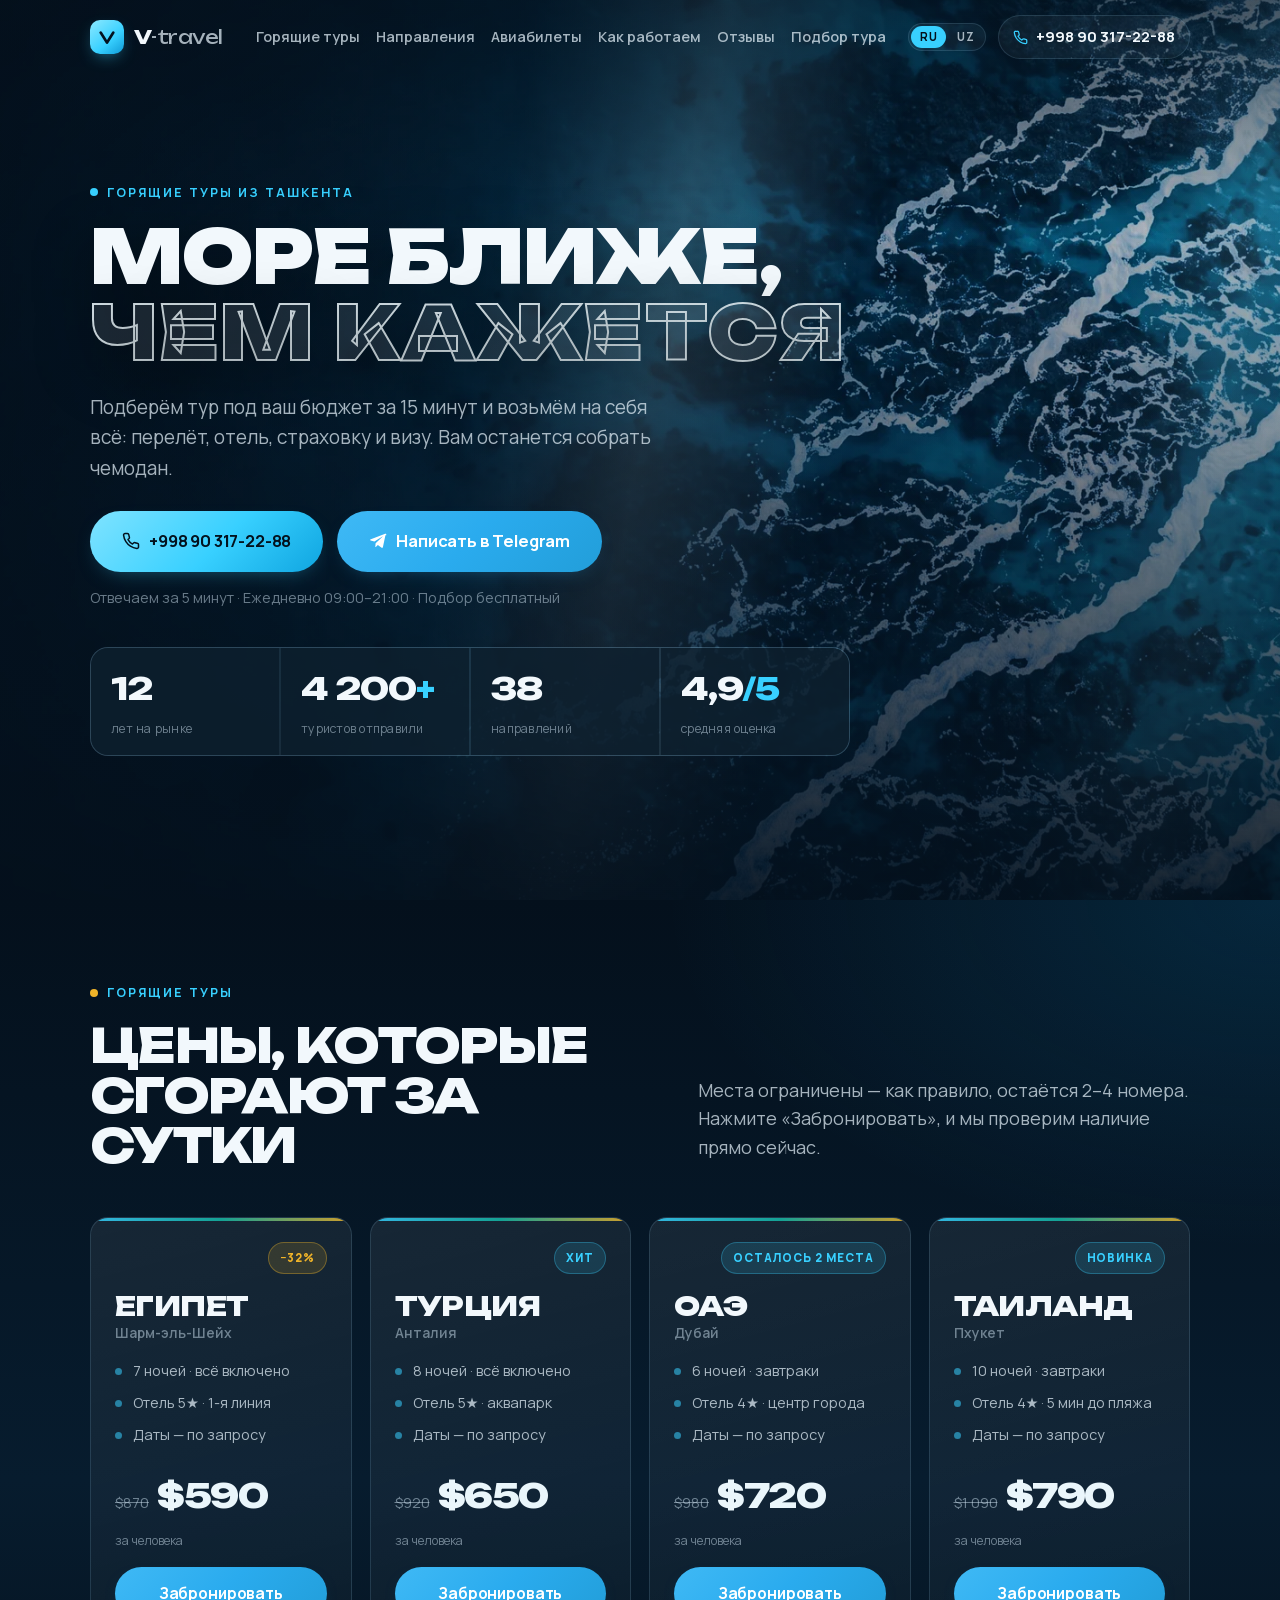
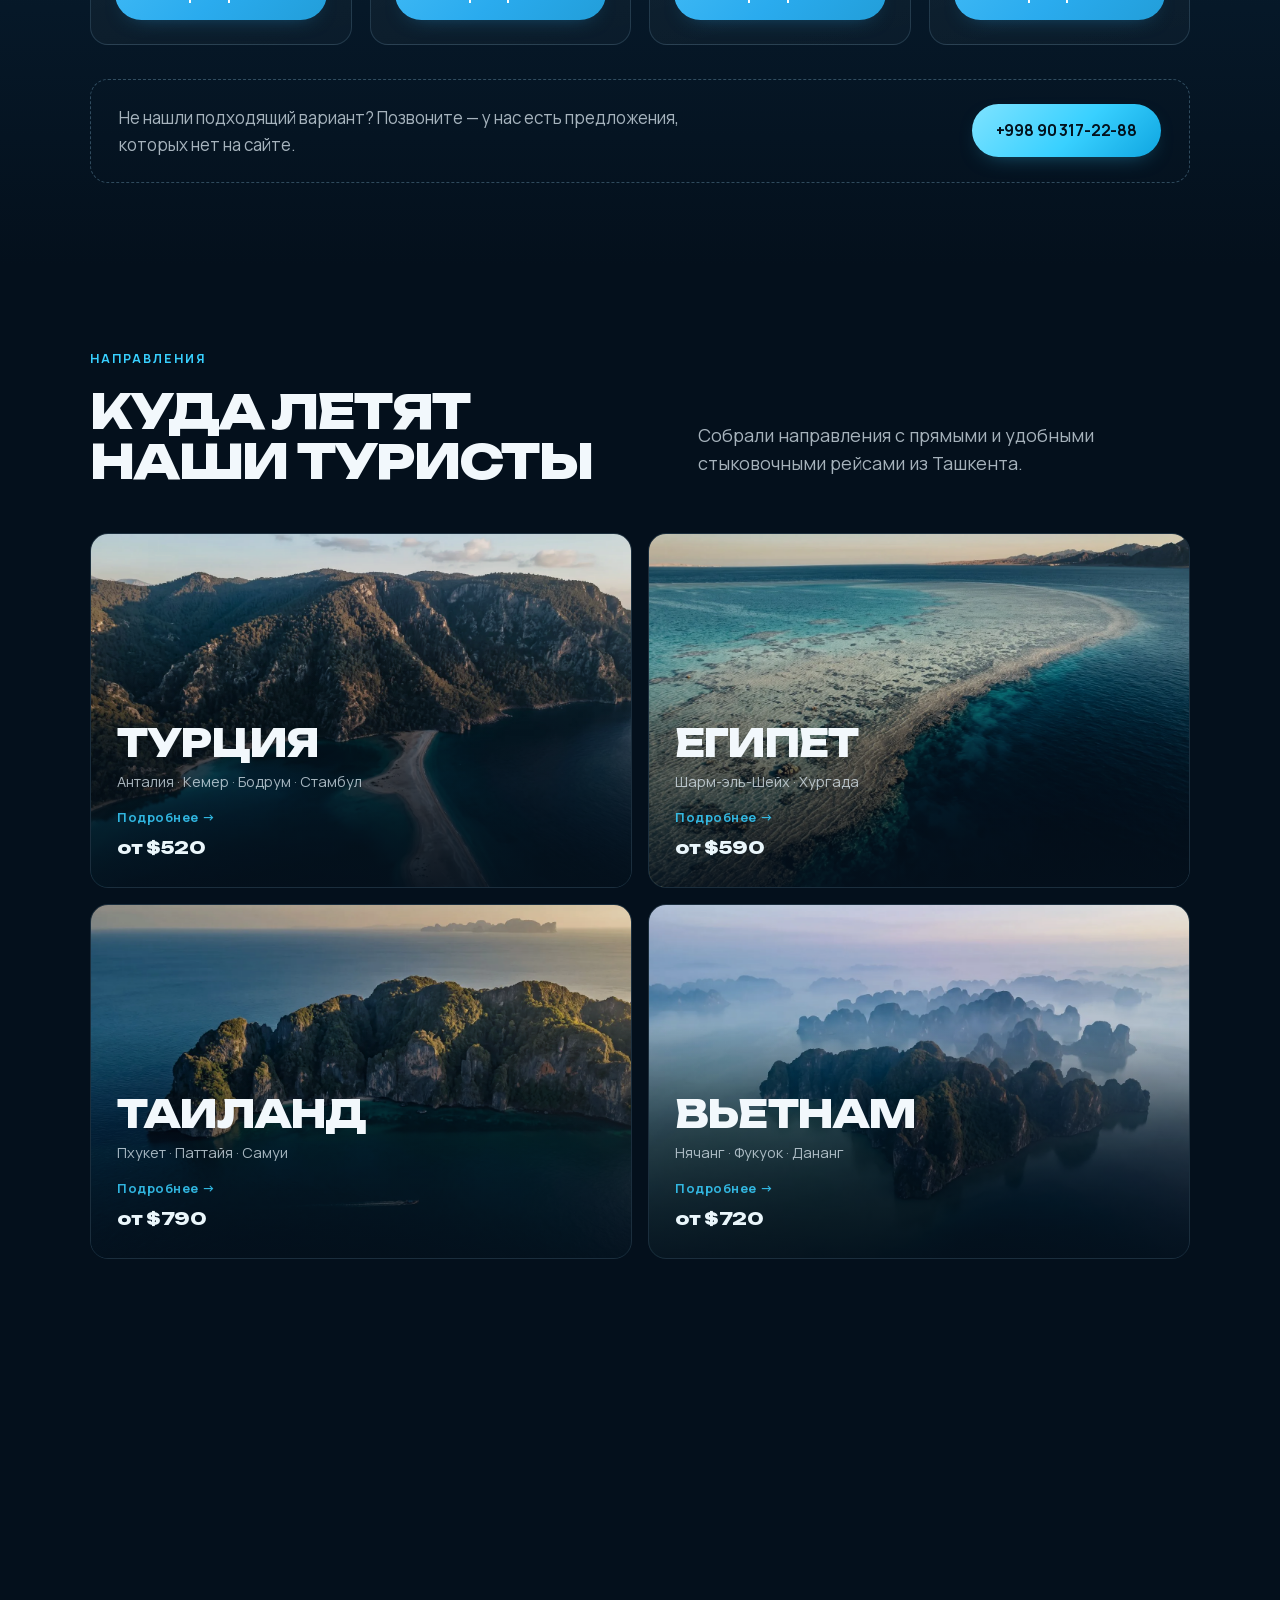
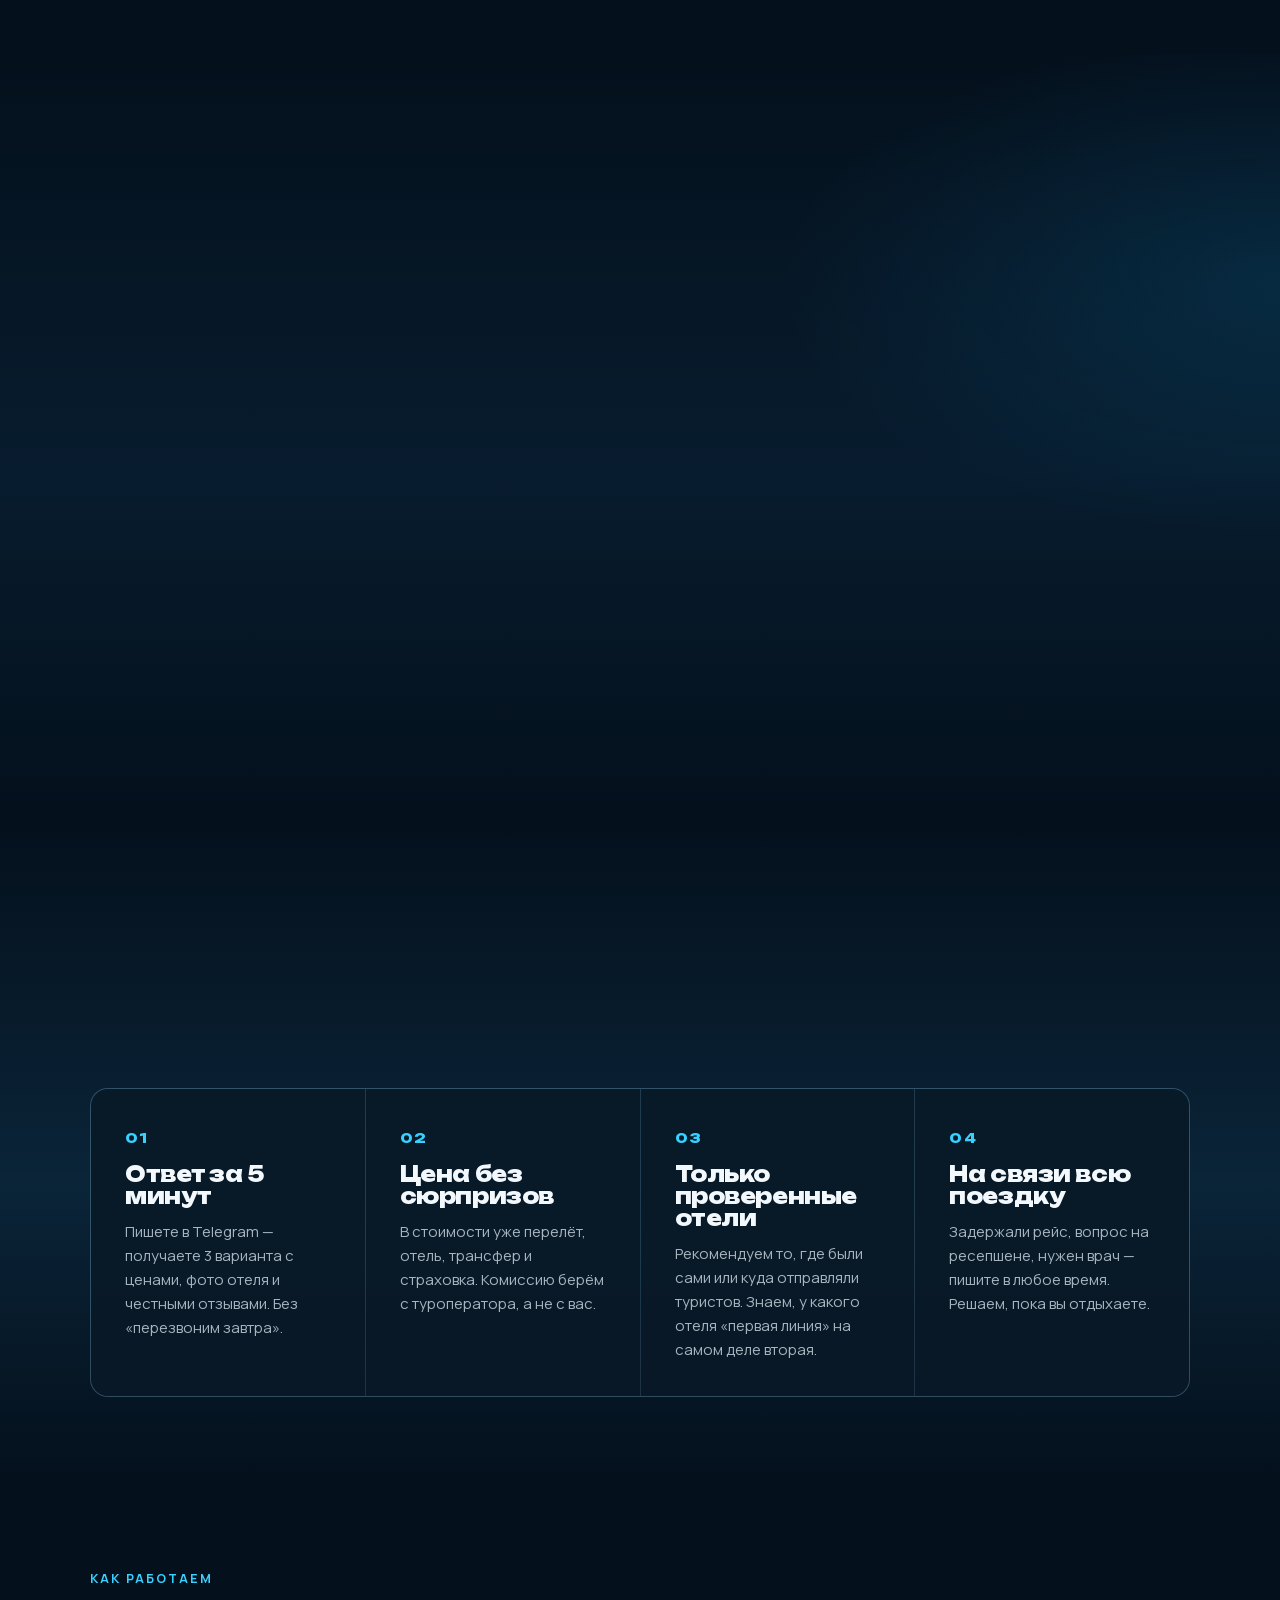
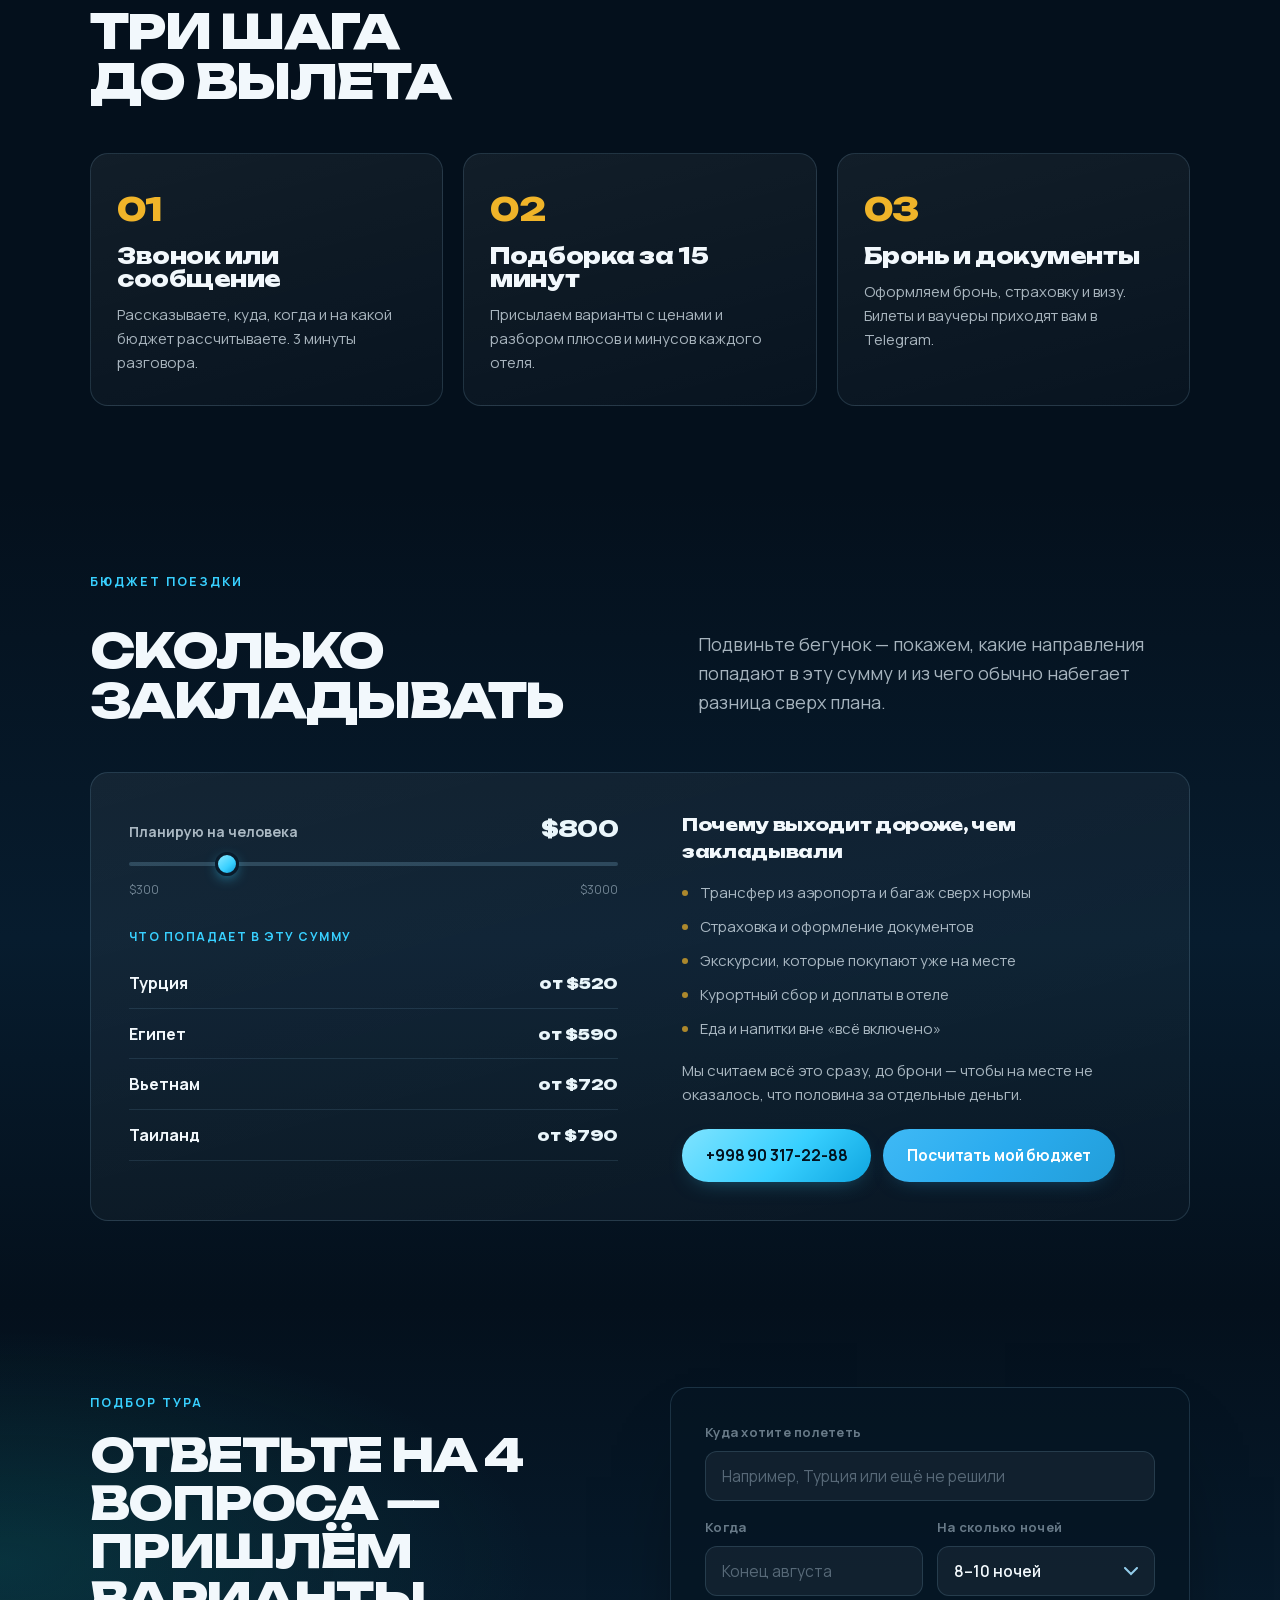
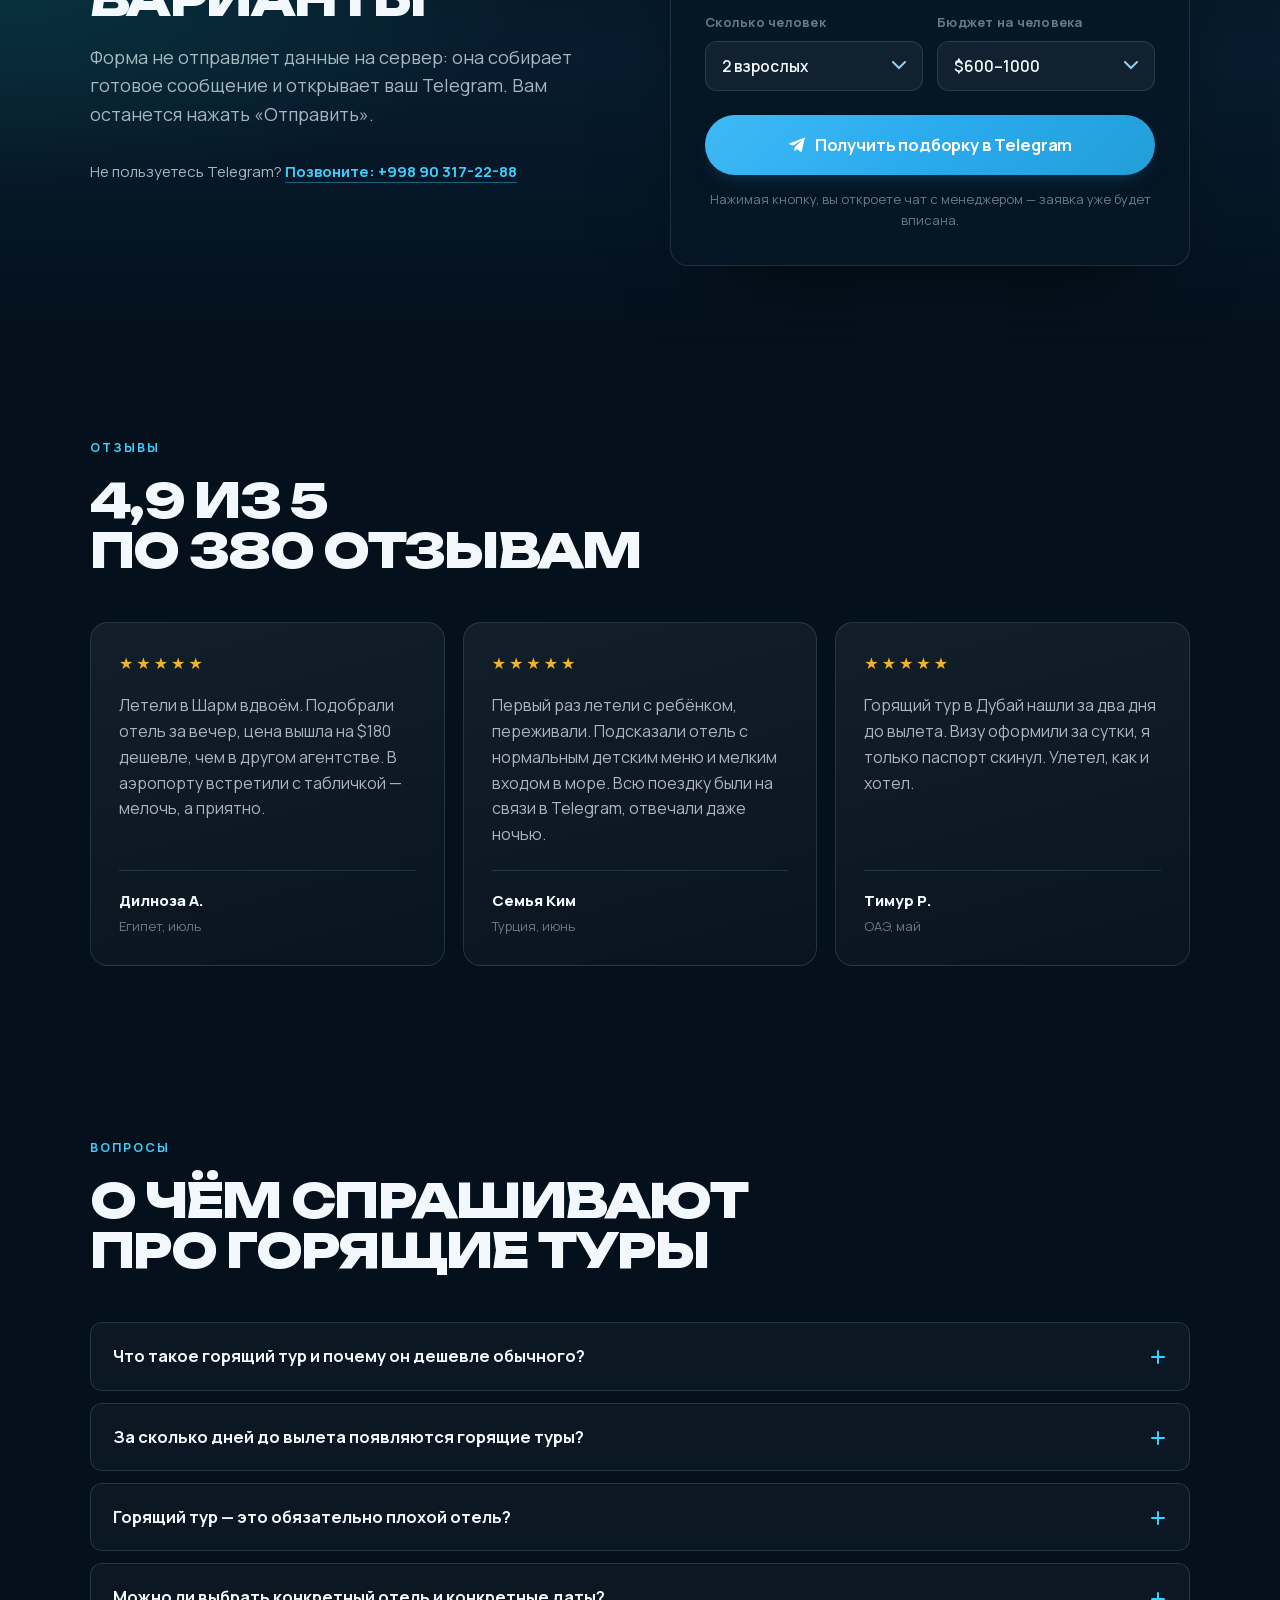
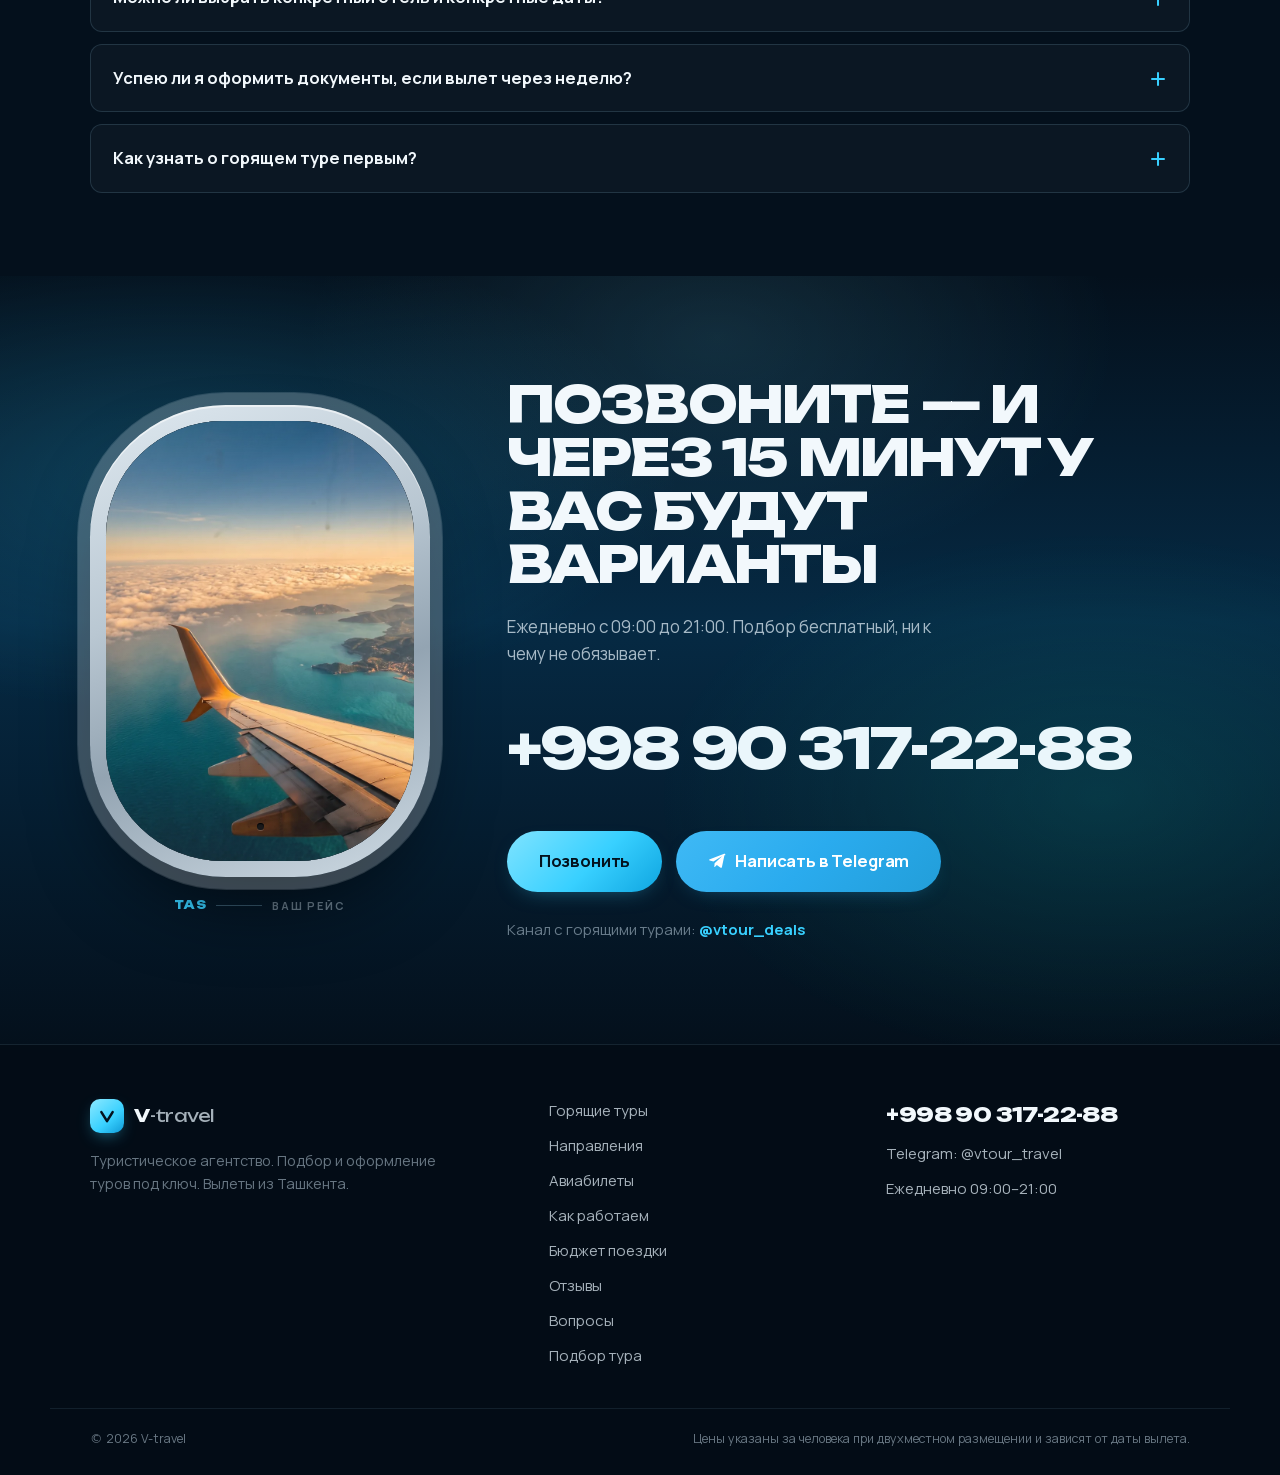
<file: index.html>
<!DOCTYPE html>
<html lang="ru">
<head>
<meta charset="UTF-8">
<meta name="viewport" content="width=device-width, initial-scale=1">
<title>Горящие туры из Ташкента — турагентство V-travel</title>
<meta name="description" content="Турагентство V-travel в Ташкенте: горящие туры от $590, авиабилеты, подбор за 15 минут, виза и страховка под ключ. Звоните +998 90 317-22-88.">
<meta name="theme-color" content="#04121f">
<link rel="alternate" hreflang="ru" href="https://v-travel.uz/">
<link rel="alternate" hreflang="uz" href="https://v-travel.uz/uz/">
<link rel="alternate" hreflang="x-default" href="https://v-travel.uz/">
<link rel="canonical" href="https://v-travel.uz/">

<meta property="og:type" content="website">
<meta property="og:site_name" content="V-travel">
<meta property="og:locale" content="ru_RU">
<meta property="og:url" content="https://v-travel.uz/">
<meta property="og:title" content="Горящие туры из Ташкента">
<meta property="og:description" content="Горящие туры от $590. Подбор за 15 минут, оформление под ключ. Звоните или пишите в Telegram.">
<meta property="og:image" content="https://v-travel.uz/assets/img/og-cover-v2.jpg">
<meta property="og:image:width" content="1200">
<meta property="og:image:height" content="630">
<meta property="og:image:alt" content="Вид из иллюминатора на побережье — V-travel, туры из Ташкента">
<meta name="twitter:card" content="summary_large_image">
<link rel="icon" href="data:image/svg+xml,%3Csvg xmlns='http://www.w3.org/2000/svg' viewBox='0 0 64 64'%3E%3Crect width='64' height='64' rx='14' fill='%23061c2e'/%3E%3Cpath d='M16 20l16 26 16-26' fill='none' stroke='%2338d0ff' stroke-width='7' stroke-linecap='round' stroke-linejoin='round'/%3E%3C/svg%3E">
<link rel="preload" href="/assets/fonts/unbounded-900.woff2" as="font" type="font/woff2" crossorigin>
<link rel="preload" href="/assets/fonts/manrope-400.woff2" as="font" type="font/woff2" crossorigin>
<link rel="preload" href="/assets/img/hero-water.webp" as="image"
      imagesrcset="/assets/img/hero-water-1100.webp 1100w, /assets/img/hero-water.webp 2000w" imagesizes="100vw" fetchpriority="high">
<link rel="stylesheet" href="/css/fonts.css">
<link rel="stylesheet" href="/css/styles.css">
<script>document.documentElement.classList.add('js');</script>

<script type="application/ld+json">
{
  "@context": "https://schema.org",
  "@type": "TravelAgency",
  "name": "V-travel",
  "description": "Турагентство в Ташкенте: подбор и оформление туров под ключ, горящие туры, перелёт, отель, виза и страховка.",
  "url": "https://v-travel.uz/",
  "image": "https://v-travel.uz/assets/img/og-cover-v2.jpg",
  "telephone": "+998903172288",
  "priceRange": "$$",
  "currenciesAccepted": "USD, UZS",
  "address": {
    "@type": "PostalAddress",
    "addressLocality": "Ташкент",
    "addressCountry": "UZ"
  },
  "areaServed": {
    "@type": "Country",
    "name": "Узбекистан"
  },
  "openingHoursSpecification": [{
    "@type": "OpeningHoursSpecification",
    "dayOfWeek": ["Monday","Tuesday","Wednesday","Thursday","Friday","Saturday","Sunday"],
    "opens": "09:00",
    "closes": "21:00"
  }],
  "hasOfferCatalog": {
    "@type": "OfferCatalog",
    "name": "Услуги V-travel",
    "itemListElement": [
      {"@type": "Offer", "itemOffered": {"@type": "Service", "name": "Горящие туры"}},
      {"@type": "Offer", "itemOffered": {"@type": "Service", "name": "Подбор и оформление туров под ключ"}},
      {"@type": "Offer", "itemOffered": {"@type": "Service", "name": "Авиабилеты"}},
      {"@type": "Offer", "itemOffered": {"@type": "Service", "name": "Оформление виз и страховок"}}
    ]
  },
  "sameAs": [
    "https://t.me/vtour_travel",
    "https://t.me/vtour_deals"
  ]
}
</script>
<script type="application/ld+json">
{
  "@context": "https://schema.org",
  "@type": "FAQPage",
  "mainEntity": [
    {
      "@type": "Question",
      "name": "Что такое горящий тур и почему он дешевле обычного?",
      "acceptedAnswer": {
        "@type": "Answer",
        "text": "Туроператор выкупает места в самолёте и номера в отеле заранее. Если ближе к вылету часть осталась непроданной, её отдают со скидкой: везти пустое кресло дороже, чем продать его вполцены. Отель и рейс при этом те же самые, что и по полной цене."
      }
    },
    {
      "@type": "Question",
      "name": "За сколько дней до вылета появляются горящие туры?",
      "acceptedAnswer": {
        "@type": "Answer",
        "text": "Обычно за 3–14 дней. Иногда предложение живёт несколько часов — как только места выкупают, цена возвращается к обычной. Поэтому мы проверяем наличие в момент обращения, а не показываем вчерашние цены."
      }
    },
    {
      "@type": "Question",
      "name": "Горящий тур — это обязательно плохой отель?",
      "acceptedAnswer": {
        "@type": "Answer",
        "text": "Нет. Скидка зависит от того, что осталось непроданным, а не от качества: она бывает и на пятизвёздочные отели первой линии. Ограничен не уровень, а выбор — берёте из того, что есть на эти даты."
      }
    },
    {
      "@type": "Question",
      "name": "Можно ли выбрать конкретный отель и конкретные даты?",
      "acceptedAnswer": {
        "@type": "Answer",
        "text": "В горящем туре — только из оставшегося. Если даты отпуска жёсткие или нужен определённый отель, выгоднее бронировать заранее: это всё равно дешевле, чем покупать тот же тур за неделю до вылета по обычной цене. Скажите, что важнее — цена или даты, и мы будем искать под это."
      }
    },
    {
      "@type": "Question",
      "name": "Успею ли я оформить документы, если вылет через неделю?",
      "acceptedAnswer": {
        "@type": "Answer",
        "text": "Чаще всего да. Правила въезда меняются, поэтому мы проверяем их на вашу дату вылета ещё до брони и сразу говорим, какие документы понадобятся и сколько времени займёт оформление."
      }
    },
    {
      "@type": "Question",
      "name": "Как узнать о горящем туре первым?",
      "acceptedAnswer": {
        "@type": "Answer",
        "text": "Предложения появляются без предупреждения, поэтому лучший способ — сказать нам направление и бюджет заранее: как только появится подходящее, мы напишем. Ещё есть канал, куда они попадают по мере поступления."
      }
    }
  ]
}
</script>
</head>
<body>

<a class="skip-link" href="#main">К основному содержимому</a>

<!-- ============ HEADER ============ -->
<header class="header" id="header">
  <div class="shell header__inner">
    <a href="#top" class="logo" aria-label="V-travel, на главную">
      <span class="logo__mark" aria-hidden="true">
        <svg viewBox="0 0 32 32" width="20" height="20"><path d="M6 9l10 16L26 9" fill="none" stroke="currentColor" stroke-width="4.5" stroke-linecap="round" stroke-linejoin="round"/></svg>
      </span>
      <span class="logo__text">V<span>-travel</span></span>
    </a>

    <nav class="nav" id="nav" aria-label="Основная навигация">
      <a href="#hot" class="nav__link">Горящие туры</a>
      <a href="#dest" class="nav__link">Направления</a>
      <a href="#tickets" class="nav__link">Авиабилеты</a>
      <a href="#how" class="nav__link">Как работаем</a>
      <a href="#reviews" class="nav__link">Отзывы</a>
      <a href="#pick" class="nav__link">Подбор тура</a>
      <div class="nav__mobile-actions">
        <a href="tel:+998903172288" class="btn btn--ghost btn--block">+998 90 317-22-88</a>
        <a href="https://t.me/vtour_travel" target="_blank" rel="noopener" class="btn btn--tg btn--block">Написать в Telegram</a>
      </div>
    </nav>

    <div class="header__actions">
      <div class="langswitch" role="group" aria-label="Язык">
        <span class="langswitch__item is-active" aria-current="true">RU</span>
        <a class="langswitch__item" href="https://v-travel.uz/uz/" hreflang="uz" lang="uz">UZ</a>
      </div>
      <a href="tel:+998903172288" class="header__phone" data-goal="call">
        <svg viewBox="0 0 24 24" width="15" height="15" fill="none" stroke="currentColor" stroke-width="2" stroke-linecap="round" stroke-linejoin="round" aria-hidden="true"><path d="M22 16.9v3a2 2 0 01-2.2 2 19.8 19.8 0 01-8.6-3.1 19.5 19.5 0 01-6-6 19.8 19.8 0 01-3.1-8.7A2 2 0 014.1 2h3a2 2 0 012 1.7c.1 1 .3 2 .7 2.9a2 2 0 01-.4 2.1L8 10.1a16 16 0 006 6l1.4-1.4a2 2 0 012.1-.4c.9.4 1.9.6 2.9.7a2 2 0 011.7 2"/></svg>
        <span>+998 90 317-22-88</span>
      </a>
      <button class="burger" id="burger" aria-label="Меню" aria-expanded="false" aria-controls="nav">
        <span></span><span></span><span></span>
      </button>
    </div>
  </div>
</header>

<main id="main">

  <!-- ============ HERO ============ -->
  <section class="hero" id="top">
    <div class="hero__media" aria-hidden="true">
      <img src="/assets/img/hero-water.webp"
           srcset="/assets/img/hero-water-1100.webp 1100w, /assets/img/hero-water.webp 2000w" sizes="100vw"
           alt="" width="2000" height="1269" fetchpriority="high">
      <div class="hero__caustics"></div>
      <div class="hero__scrim"></div>
    </div>

    <div class="shell hero__inner">
      <h1 class="hero__title reveal">
        <span class="eyebrow">
          <span class="pulse" aria-hidden="true"></span>
          Горящие туры из Ташкента
        </span>
        Море ближе,<br>
        <span class="hero__title-out">чем кажется</span>
      </h1>

      <p class="hero__lead reveal" style="--d:.1s">
        Подберём тур под ваш бюджет за 15 минут и возьмём на себя всё: перелёт, отель,
        страховку и визу. Вам останется собрать чемодан.
      </p>

      <div class="hero__cta reveal" style="--d:.15s">
        <a href="tel:+998903172288" class="btn btn--primary btn--lg" data-goal="call">
          <svg viewBox="0 0 24 24" width="18" height="18" fill="none" stroke="currentColor" stroke-width="2" stroke-linecap="round" stroke-linejoin="round" aria-hidden="true"><path d="M22 16.9v3a2 2 0 01-2.2 2 19.8 19.8 0 01-8.6-3.1 19.5 19.5 0 01-6-6 19.8 19.8 0 01-3.1-8.7A2 2 0 014.1 2h3a2 2 0 012 1.7c.1 1 .3 2 .7 2.9a2 2 0 01-.4 2.1L8 10.1a16 16 0 006 6l1.4-1.4a2 2 0 012.1-.4c.9.4 1.9.6 2.9.7a2 2 0 011.7 2"/></svg>
          +998 90 317-22-88
        </a>
        <a href="https://t.me/vtour_travel" target="_blank" rel="noopener" class="btn btn--tg btn--lg" data-goal="telegram">
          <svg viewBox="0 0 24 24" width="18" height="18" fill="currentColor" aria-hidden="true"><path d="M21.9 4.3L18.6 20c-.2 1.1-.9 1.4-1.8.9l-5-3.7-2.4 2.3c-.3.3-.5.5-1 .5l.4-5.1L18 6.4c.4-.4-.1-.6-.6-.2L7.2 12.7l-4.9-1.5c-1.1-.3-1.1-1 .2-1.5l19.1-7.4c.9-.3 1.7.2 1.4 2z"/></svg>
          Написать в Telegram
        </a>
      </div>

      <p class="hero__note reveal" style="--d:.2s">Отвечаем за 5 минут · Ежедневно 09:00–21:00 · Подбор бесплатный</p>

      <dl class="hero__stats reveal" style="--d:.25s">
        <div class="stat"><dt>лет на рынке</dt><dd><span class="num" data-count="12">0</span></dd></div>
        <div class="stat"><dt>туристов отправили</dt><dd><span class="num" data-count="4200">0</span><span class="num-suffix">+</span></dd></div>
        <div class="stat"><dt>направлений</dt><dd><span class="num" data-count="38">0</span></dd></div>
        <div class="stat"><dt>средняя оценка</dt><dd>4,9<span class="num-suffix">/5</span></dd></div>
      </dl>
    </div>
  </section>

  <!-- ============ HOT TOURS ============ -->
  <section class="section section--hot" id="hot">
    <div class="shell">
      <header class="sec-head reveal">
        <p class="sec-kicker"><span class="pulse pulse--hot" aria-hidden="true"></span>Горящие туры</p>
        <h2 class="sec-title">Цены, которые<br>сгорают за сутки</h2>
        <p class="sec-lead">
          Места ограничены — как правило, остаётся 2–4 номера. Нажмите «Забронировать»,
          и мы проверим наличие прямо сейчас.
        </p>
      </header>

      <div class="tours">
        <article class="tour reveal" style="--d:.05s">
          <div class="tour__top">
            <span class="badge badge--hot">−32%</span>
          </div>
          <h3 class="tour__title">Египет<span>Шарм-эль-Шейх</span></h3>
          <ul class="tour__meta">
            <li>7 ночей · всё включено</li>
            <li>Отель 5★ · 1-я линия</li>
            <li>Даты — по запросу</li>
          </ul>
          <div class="tour__foot">
            <p class="tour__price"><s>$870</s><strong>$590</strong><span>за человека</span></p>
            <a class="btn btn--tg btn--block js-book" href="https://t.me/vtour_travel"
               data-tour="Египет, Шарм-эль-Шейх — 7 ночей, 5★ всё включено, $590">
              Забронировать
            </a>
          </div>
        </article>

        <article class="tour reveal" style="--d:.1s">
          <div class="tour__top">
            <span class="badge">Хит</span>
          </div>
          <h3 class="tour__title">Турция<span>Анталия</span></h3>
          <ul class="tour__meta">
            <li>8 ночей · всё включено</li>
            <li>Отель 5★ · аквапарк</li>
            <li>Даты — по запросу</li>
          </ul>
          <div class="tour__foot">
            <p class="tour__price"><s>$920</s><strong>$650</strong><span>за человека</span></p>
            <a class="btn btn--tg btn--block js-book" href="https://t.me/vtour_travel"
               data-tour="Турция, Анталия — 8 ночей, 5★ всё включено, $650">
              Забронировать
            </a>
          </div>
        </article>

        <article class="tour reveal" style="--d:.15s">
          <div class="tour__top">
            <span class="badge">Осталось 2 места</span>
          </div>
          <h3 class="tour__title">ОАЭ<span>Дубай</span></h3>
          <ul class="tour__meta">
            <li>6 ночей · завтраки</li>
            <li>Отель 4★ · центр города</li>
            <li>Даты — по запросу</li>
          </ul>
          <div class="tour__foot">
            <p class="tour__price"><s>$980</s><strong>$720</strong><span>за человека</span></p>
            <a class="btn btn--tg btn--block js-book" href="https://t.me/vtour_travel"
               data-tour="ОАЭ, Дубай — 6 ночей, 4★ завтраки, $720">
              Забронировать
            </a>
          </div>
        </article>

        <article class="tour reveal" style="--d:.2s">
          <div class="tour__top">
            <span class="badge">Новинка</span>
          </div>
          <h3 class="tour__title">Таиланд<span>Пхукет</span></h3>
          <ul class="tour__meta">
            <li>10 ночей · завтраки</li>
            <li>Отель 4★ · 5 мин до пляжа</li>
            <li>Даты — по запросу</li>
          </ul>
          <div class="tour__foot">
            <p class="tour__price"><s>$1 090</s><strong>$790</strong><span>за человека</span></p>
            <a class="btn btn--tg btn--block js-book" href="https://t.me/vtour_travel"
               data-tour="Таиланд, Пхукет — 10 ночей, 4★ завтраки, $790">
              Забронировать
            </a>
          </div>
        </article>
      </div>

      <div class="hot-cta reveal">
        <p>Не нашли подходящий вариант? Позвоните — у нас есть предложения, которых нет на сайте.</p>
        <a href="tel:+998903172288" class="btn btn--primary" data-goal="call">+998 90 317-22-88</a>
      </div>
    </div>
  </section>

  <!-- ============ DESTINATIONS ============ -->
  <section class="section section--dest" id="dest">
    <div class="shell">
      <header class="sec-head reveal">
        <p class="sec-kicker">Направления</p>
        <h2 class="sec-title">Куда летят<br>наши туристы</h2>
        <p class="sec-lead">Собрали направления с прямыми и удобными стыковочными рейсами из Ташкента.</p>
      </header>

      <div class="dests">
        <a class="dest dest--wide reveal" href="/turciya/" style="--d:.05s">
          <img src="/assets/img/dest-turkey.webp" alt="Туры в Турцию из Ташкента — Голубая лагуна Олюдениз с высоты" width="1500" height="952" loading="lazy">
          <div class="dest__body">
            <h3>Турция</h3>
            <p>Анталия · Кемер · Бодрум · Стамбул</p>
            <span class="dest__more" aria-hidden="true">Подробнее →</span>
            <span class="dest__price">от $520</span>
          </div>
        </a>

        <a class="dest reveal" href="/egipet/" style="--d:.1s">
          <img src="/assets/img/dest-egypt.webp" alt="Туры в Египет — коралловый риф Красного моря с высоты" width="1500" height="952" loading="lazy">
          <div class="dest__body">
            <h3>Египет</h3>
            <p>Шарм-эль-Шейх · Хургада</p>
            <span class="dest__more" aria-hidden="true">Подробнее →</span>
            <span class="dest__price">от $590</span>
          </div>
        </a>

        <a class="dest reveal" href="/tailand/" style="--d:.15s">
          <img src="/assets/img/dest-thailand.webp" alt="Туры в Таиланд — известняковые скалы островов Пхи-Пхи" width="1500" height="952" loading="lazy">
          <div class="dest__body">
            <h3>Таиланд</h3>
            <p>Пхукет · Паттайя · Самуи</p>
            <span class="dest__more" aria-hidden="true">Подробнее →</span>
            <span class="dest__price">от $790</span>
          </div>
        </a>

        <a class="dest dest--wide reveal" href="/vietnam/" style="--d:.2s">
          <img src="/assets/img/dest-vietnam.webp" alt="Туры во Вьетнам — острова бухты Халонг в утренней дымке" width="1500" height="952" loading="lazy">
          <div class="dest__body">
            <h3>Вьетнам</h3>
            <p>Нячанг · Фукуок · Дананг</p>
            <span class="dest__more" aria-hidden="true">Подробнее →</span>
            <span class="dest__price">от $720</span>
          </div>
        </a>
      </div>

      <div class="dest-more reveal">
        <div class="dest-more__text">
          <h3>А ещё: Мальдивы, Шри-Ланка, Грузия, Малайзия, Индонезия и ещё 30 направлений</h3>
          <p>Скажите, куда хочется — подберём даже то, чего нет в списке.</p>
        </div>
        <div class="dest-more__actions">
          <a href="tel:+998903172288" class="btn btn--ghost" data-goal="call">+998 90 317-22-88</a>
          <a href="https://t.me/vtour_travel" target="_blank" rel="noopener" class="btn btn--tg" data-goal="telegram">Спросить в Telegram</a>
        </div>
      </div>
    </div>
  </section>

  <!-- ============ AIR TICKETS ============ -->
  <section class="section section--tickets" id="tickets">
    <div class="shell tickets">
      <div class="tickets__intro reveal">
        <p class="sec-kicker">Авиабилеты</p>
        <h2 class="sec-title">Авиабилеты<br>из Ташкента</h2>
        <p class="sec-lead">
          Продаём билеты отдельно от туров — на любые направления и любые даты.
          Смотрим все доступные тарифы и стыковки, а не первую строчку в агрегаторе.
        </p>

        <ul class="tickets__perks">
          <li>Подберём дешёвую дату вылета, если поездка не привязана к числу</li>
          <li>Разберёмся с багажом, местами и питанием до оплаты, а не после</li>
          <li>Поможем с возвратом и обменом, если планы изменятся</li>
          <li>Детские и семейные тарифы, групповые перелёты</li>
        </ul>

        <div class="tickets__cta">
          <a href="tel:+998903172288" class="btn btn--primary" data-goal="call">+998 90 317-22-88</a>
          <a class="btn btn--tg js-book" href="https://t.me/vtour_travel"
             data-tour="Нужен авиабилет" data-goal="telegram">Запросить билет в Telegram</a>
        </div>
      </div>

      <div class="boardingpass reveal" style="--d:.1s">
        <div class="boardingpass__body">
          <div class="bp__head">
            <span class="bp__brand">V-travel</span>
            <span class="bp__label">Чаще всего берут</span>
          </div>
          <ul class="bp__routes">
            <li>
              <span class="bp__code">TAS</span>
              <span class="bp__path" aria-hidden="true">
                <svg viewBox="0 0 24 24" width="13" height="13" fill="currentColor"><path d="M2.5 19l19-7-19-7v6l14 1-14 1z"/></svg>
              </span>
              <span class="bp__code">IST</span>
              <span class="bp__city">Стамбул</span>
            </li>
            <li>
              <span class="bp__code">TAS</span>
              <span class="bp__path" aria-hidden="true">
                <svg viewBox="0 0 24 24" width="13" height="13" fill="currentColor"><path d="M2.5 19l19-7-19-7v6l14 1-14 1z"/></svg>
              </span>
              <span class="bp__code">DXB</span>
              <span class="bp__city">Дубай</span>
            </li>
            <li>
              <span class="bp__code">TAS</span>
              <span class="bp__path" aria-hidden="true">
                <svg viewBox="0 0 24 24" width="13" height="13" fill="currentColor"><path d="M2.5 19l19-7-19-7v6l14 1-14 1z"/></svg>
              </span>
              <span class="bp__code">MOW</span>
              <span class="bp__city">Москва</span>
            </li>
            <li>
              <span class="bp__code">TAS</span>
              <span class="bp__path" aria-hidden="true">
                <svg viewBox="0 0 24 24" width="13" height="13" fill="currentColor"><path d="M2.5 19l19-7-19-7v6l14 1-14 1z"/></svg>
              </span>
              <span class="bp__code">BKK</span>
              <span class="bp__city">Бангкок</span>
            </li>
            <li>
              <span class="bp__code">TAS</span>
              <span class="bp__path" aria-hidden="true">
                <svg viewBox="0 0 24 24" width="13" height="13" fill="currentColor"><path d="M2.5 19l19-7-19-7v6l14 1-14 1z"/></svg>
              </span>
              <span class="bp__code">ICN</span>
              <span class="bp__city">Сеул</span>
            </li>
            <li>
              <span class="bp__code">TAS</span>
              <span class="bp__path" aria-hidden="true">
                <svg viewBox="0 0 24 24" width="13" height="13" fill="currentColor"><path d="M2.5 19l19-7-19-7v6l14 1-14 1z"/></svg>
              </span>
              <span class="bp__code">JED</span>
              <span class="bp__city">Джидда</span>
            </li>
            <li>
              <span class="bp__code">TAS</span>
              <span class="bp__path" aria-hidden="true">
                <svg viewBox="0 0 24 24" width="13" height="13" fill="currentColor"><path d="M2.5 19l19-7-19-7v6l14 1-14 1z"/></svg>
              </span>
              <span class="bp__code">KUL</span>
              <span class="bp__city">Куала-Лумпур</span>
            </li>
            <li>
              <span class="bp__code">TAS</span>
              <span class="bp__path" aria-hidden="true">
                <svg viewBox="0 0 24 24" width="13" height="13" fill="currentColor"><path d="M2.5 19l19-7-19-7v6l14 1-14 1z"/></svg>
              </span>
              <span class="bp__code">FRA</span>
              <span class="bp__city">Франкфурт</span>
            </li>
          </ul>
        </div>
        <div class="boardingpass__stub">
          <p>Цена зависит от даты и глубины бронирования — назовите направление,
          и мы посчитаем на ваши числа.</p>
          <span class="bp__barcode" aria-hidden="true"></span>
        </div>
      </div>
    </div>
  </section>

  <!-- ============ WHY ============ -->
  <section class="section section--why">
    <div class="shell">
      <header class="sec-head reveal">
        <p class="sec-kicker">Почему V-travel</p>
        <h2 class="sec-title">Работаем так,<br>чтобы вы вернулись</h2>
      </header>

      <div class="why">
        <article class="why__item reveal" style="--d:.05s">
          <span class="why__num">01</span>
          <h3>Ответ за 5 минут</h3>
          <p>Пишете в Telegram — получаете 3 варианта с ценами, фото отеля и честными отзывами. Без «перезвоним завтра».</p>
        </article>
        <article class="why__item reveal" style="--d:.1s">
          <span class="why__num">02</span>
          <h3>Цена без сюрпризов</h3>
          <p>В стоимости уже перелёт, отель, трансфер и страховка. Комиссию берём с туроператора, а не с вас.</p>
        </article>
        <article class="why__item reveal" style="--d:.15s">
          <span class="why__num">03</span>
          <h3>Только проверенные отели</h3>
          <p>Рекомендуем то, где были сами или куда отправляли туристов. Знаем, у какого отеля «первая линия» на самом деле вторая.</p>
        </article>
        <article class="why__item reveal" style="--d:.2s">
          <span class="why__num">04</span>
          <h3>На связи всю поездку</h3>
          <p>Задержали рейс, вопрос на ресепшене, нужен врач — пишите в любое время. Решаем, пока вы отдыхаете.</p>
        </article>
      </div>
    </div>
  </section>

  <!-- ============ HOW ============ -->
  <section class="section section--how" id="how">
    <div class="shell">
      <header class="sec-head reveal">
        <p class="sec-kicker">Как работаем</p>
        <h2 class="sec-title">Три шага<br>до вылета</h2>
      </header>

      <ol class="steps">
        <li class="step reveal" style="--d:.05s">
          <div class="step__hud">
            <span class="step__n">01</span>
            <h3>Звонок или сообщение</h3>
            <p>Рассказываете, куда, когда и на какой бюджет рассчитываете. 3 минуты разговора.</p>
          </div>
        </li>
        <li class="step reveal" style="--d:.12s">
          <div class="step__hud">
            <span class="step__n">02</span>
            <h3>Подборка за 15 минут</h3>
            <p>Присылаем варианты с ценами и разбором плюсов и минусов каждого отеля.</p>
          </div>
        </li>
        <li class="step reveal" style="--d:.19s">
          <div class="step__hud">
            <span class="step__n">03</span>
            <h3>Бронь и документы</h3>
            <p>Оформляем бронь, страховку и визу. Билеты и ваучеры приходят вам в Telegram.</p>
          </div>
        </li>
      </ol>
    </div>
  </section>

  <!-- ============ BUDGET ============ -->
  <section class="section section--budget" id="budget">
    <div class="shell">
      <header class="sec-head reveal">
        <p class="sec-kicker">Бюджет поездки</p>
        <h2 class="sec-title">Сколько закладывать</h2>
        <p class="sec-lead">Подвиньте бегунок — покажем, какие направления попадают в эту сумму и из чего обычно набегает разница сверх плана.</p>
      </header>

      <div class="budget reveal">
        <div class="budget__pick">
          <div class="range">
            <label for="planRange">Планирую на человека</label>
            <output class="range__value" id="planOut">$800</output>
            <input type="range" id="planRange" min="300" max="3000" step="50" value="800" aria-describedby="planOut">
            <div class="range__ends"><span>$300</span><span>$3000</span></div>
          </div>

          <div class="budget__fits">
            <p class="budget__fits-title">Что попадает в эту сумму</p>
            <ul id="fitsList"></ul>
          </div>
        </div>

        <div class="budget__why">
          <p class="budget__why-title">Почему выходит дороже, чем закладывали</p>
          <ul>
            <li>Трансфер из аэропорта и багаж сверх нормы</li>
            <li>Страховка и оформление документов</li>
            <li>Экскурсии, которые покупают уже на месте</li>
            <li>Курортный сбор и доплаты в отеле</li>
            <li>Еда и напитки вне «всё включено»</li>
          </ul>
          <p class="budget__note">Мы считаем всё это сразу, до брони — чтобы на месте не оказалось, что половина за отдельные деньги.</p>
          <div class="budget__cta">
            <a href="tel:+998903172288" class="btn btn--primary" data-goal="call">+998 90 317-22-88</a>
            <a class="btn btn--tg" id="budgetTg" href="https://t.me/vtour_travel" target="_blank" rel="noopener" data-goal="telegram">Посчитать мой бюджет</a>
          </div>
        </div>
      </div>
    </div>
  </section>


  <!-- ============ PICK FORM ============ -->
  <section class="section section--pick" id="pick">
    <div class="shell pick">
      <div class="pick__intro reveal">
        <p class="sec-kicker">Подбор тура</p>
        <h2 class="sec-title">Ответьте на 4 вопроса —<br>пришлём варианты</h2>
        <p class="sec-lead">
          Форма не отправляет данные на сервер: она собирает готовое сообщение и открывает
          ваш Telegram. Вам останется нажать «Отправить».
        </p>
        <p class="pick__alt">
          Не пользуетесь Telegram?
          <a href="tel:+998903172288" data-goal="call">Позвоните: +998 90 317-22-88</a>
        </p>
      </div>

      <form class="pick__form reveal" id="pickForm" style="--d:.1s" novalidate>
        <div class="field">
          <label for="f-dest">Куда хотите полететь</label>
          <input id="f-dest" name="dest" type="text" list="destList" placeholder="Например, Турция или ещё не решили" autocomplete="off">
          <datalist id="destList">
            <option value="Турция"></option><option value="Египет"></option>
            <option value="ОАЭ"></option><option value="Таиланд"></option>
            <option value="Вьетнам"></option><option value="Мальдивы"></option>
            <option value="Шри-Ланка"></option><option value="Грузия"></option>
            <option value="Ещё не решили"></option>
          </datalist>
        </div>

        <div class="field-row">
          <div class="field">
            <label for="f-date">Когда</label>
            <input id="f-date" name="date" type="text" placeholder="Конец августа" autocomplete="off">
          </div>
          <div class="field">
            <label for="f-nights">На сколько ночей</label>
            <select id="f-nights" name="nights">
              <option>5–7 ночей</option>
              <option selected>8–10 ночей</option>
              <option>11–14 ночей</option>
              <option>Больше двух недель</option>
            </select>
          </div>
        </div>

        <div class="field-row">
          <div class="field">
            <label for="f-people">Сколько человек</label>
            <select id="f-people" name="people">
              <option>1 взрослый</option>
              <option selected>2 взрослых</option>
              <option>2 взрослых + ребёнок</option>
              <option>2 взрослых + 2 детей</option>
              <option>Компания от 5 человек</option>
            </select>
          </div>
          <div class="field">
            <label for="f-budget">Бюджет на человека</label>
            <select id="f-budget" name="budget">
              <option>до $600</option>
              <option selected>$600–1000</option>
              <option>$1000–1500</option>
              <option>от $1500</option>
              <option>Пока не определился</option>
            </select>
          </div>
        </div>

        <button type="submit" class="btn btn--tg btn--lg btn--block" data-goal="telegram">
          <svg viewBox="0 0 24 24" width="18" height="18" fill="currentColor" aria-hidden="true"><path d="M21.9 4.3L18.6 20c-.2 1.1-.9 1.4-1.8.9l-5-3.7-2.4 2.3c-.3.3-.5.5-1 .5l.4-5.1L18 6.4c.4-.4-.1-.6-.6-.2L7.2 12.7l-4.9-1.5c-1.1-.3-1.1-1 .2-1.5l19.1-7.4c.9-.3 1.7.2 1.4 2z"/></svg>
          Получить подборку в Telegram
        </button>
        <p class="pick__hint" id="pickHint">Нажимая кнопку, вы откроете чат с менеджером — заявка уже будет вписана.</p>
      </form>
    </div>
  </section>

  <!-- ============ REVIEWS ============ -->
  <section class="section section--reviews" id="reviews">
    <div class="shell">
      <header class="sec-head reveal">
        <p class="sec-kicker">Отзывы</p>
        <h2 class="sec-title">4,9 из 5<br>по 380 отзывам</h2>
      </header>

      <div class="reviews">
        <figure class="review reveal" style="--d:.05s">
          <div class="review__stars" aria-label="Оценка 5 из 5">★★★★★</div>
          <blockquote>Летели в Шарм вдвоём. Подобрали отель за вечер, цена вышла на $180 дешевле, чем в другом агентстве. В аэропорту встретили с табличкой — мелочь, а приятно.</blockquote>
          <figcaption><strong>Дилноза А.</strong><span>Египет, июль</span></figcaption>
        </figure>
        <figure class="review reveal" style="--d:.1s">
          <div class="review__stars" aria-label="Оценка 5 из 5">★★★★★</div>
          <blockquote>Первый раз летели с ребёнком, переживали. Подсказали отель с нормальным детским меню и мелким входом в море. Всю поездку были на связи в Telegram, отвечали даже ночью.</blockquote>
          <figcaption><strong>Семья Ким</strong><span>Турция, июнь</span></figcaption>
        </figure>
        <figure class="review reveal" style="--d:.15s">
          <div class="review__stars" aria-label="Оценка 5 из 5">★★★★★</div>
          <blockquote>Горящий тур в Дубай нашли за два дня до вылета. Визу оформили за сутки, я только паспорт скинул. Улетел, как и хотел.</blockquote>
          <figcaption><strong>Тимур Р.</strong><span>ОАЭ, май</span></figcaption>
        </figure>
      </div>
    </div>
  </section>

  <!-- ============ FAQ ============ -->
  <section class="section section--faq" id="faq">
    <div class="shell">
      <header class="sec-head reveal">
        <p class="sec-kicker">Вопросы</p>
        <h2 class="sec-title">О чём спрашивают<br>про горящие туры</h2>
      </header>

      <div class="faq">
        <details class="faq__item reveal" name="faq">
          <summary>Что такое горящий тур и почему он дешевле обычного?</summary>
          <p>Туроператор выкупает места в самолёте и номера в отеле заранее. Если ближе к вылету часть осталась непроданной, её отдают со скидкой: везти пустое кресло дороже, чем продать его вполцены. Отель и рейс при этом те же самые, что и по полной цене.</p>
        </details>
        <details class="faq__item reveal" name="faq">
          <summary>За сколько дней до вылета появляются горящие туры?</summary>
          <p>Обычно за 3–14 дней. Иногда предложение живёт несколько часов — как только места выкупают, цена возвращается к обычной. Поэтому мы проверяем наличие в момент обращения, а не показываем вчерашние цены.</p>
        </details>
        <details class="faq__item reveal" name="faq">
          <summary>Горящий тур — это обязательно плохой отель?</summary>
          <p>Нет. Скидка зависит от того, что осталось непроданным, а не от качества: она бывает и на пятизвёздочные отели первой линии. Ограничен не уровень, а выбор — берёте из того, что есть на эти даты.</p>
        </details>
        <details class="faq__item reveal" name="faq">
          <summary>Можно ли выбрать конкретный отель и конкретные даты?</summary>
          <p>В горящем туре — только из оставшегося. Если даты отпуска жёсткие или нужен определённый отель, выгоднее бронировать заранее: это всё равно дешевле, чем покупать тот же тур за неделю до вылета по обычной цене. Скажите, что важнее — цена или даты, и мы будем искать под это.</p>
        </details>
        <details class="faq__item reveal" name="faq">
          <summary>Успею ли я оформить документы, если вылет через неделю?</summary>
          <p>Чаще всего да. Правила въезда меняются, поэтому мы проверяем их на вашу дату вылета ещё до брони и сразу говорим, какие документы понадобятся и сколько времени займёт оформление.</p>
        </details>
        <details class="faq__item reveal" name="faq">
          <summary>Как узнать о горящем туре первым?</summary>
          <p>Предложения появляются без предупреждения, поэтому лучший способ — сказать нам направление и бюджет заранее: как только появится подходящее, мы напишем. Ещё есть канал, куда они попадают по мере поступления.</p>
        </details>
      </div>
    </div>
  </section>

  <!-- ============ FINAL CTA ============ -->
  <section class="cta" id="contacts">
    <div class="cta__media" aria-hidden="true"><div class="cta__caustics"></div></div>
    <div class="shell cta__inner">
      <figure class="porthole reveal" aria-hidden="true">
        <span class="porthole__frame">
          <span class="porthole__glass">
            <img src="/assets/img/porthole-view.webp" alt="" width="820" height="1138" loading="lazy">
            <span class="porthole__glare"></span>
          </span>
        </span>
        <figcaption class="porthole__hud">
          <span>TAS</span>
          <span class="porthole__hud-line"></span>
          <span>ваш рейс</span>
        </figcaption>
      </figure>

      <div class="cta__text">
      <h2 class="cta__title reveal">Позвоните — и через 15 минут у вас будут варианты</h2>
      <p class="cta__lead reveal" style="--d:.05s">Ежедневно с 09:00 до 21:00. Подбор бесплатный, ни к чему не обязывает.</p>

      <a href="tel:+998903172288" class="cta__phone reveal" style="--d:.1s" data-goal="call">+998 90 317-22-88</a>

      <div class="cta__buttons reveal" style="--d:.15s">
        <a href="tel:+998903172288" class="btn btn--primary btn--lg" data-goal="call">Позвонить</a>
        <a href="https://t.me/vtour_travel" target="_blank" rel="noopener" class="btn btn--tg btn--lg" data-goal="telegram">
          <svg viewBox="0 0 24 24" width="18" height="18" fill="currentColor" aria-hidden="true"><path d="M21.9 4.3L18.6 20c-.2 1.1-.9 1.4-1.8.9l-5-3.7-2.4 2.3c-.3.3-.5.5-1 .5l.4-5.1L18 6.4c.4-.4-.1-.6-.6-.2L7.2 12.7l-4.9-1.5c-1.1-.3-1.1-1 .2-1.5l19.1-7.4c.9-.3 1.7.2 1.4 2z"/></svg>
          Написать в Telegram
        </a>
      </div>

      <p class="cta__extra reveal" style="--d:.2s">
        Канал с горящими турами: <a href="https://t.me/vtour_deals" target="_blank" rel="noopener">@vtour_deals</a>
      </p>
      </div>
    </div>
  </section>

</main>

<!-- ============ FOOTER ============ -->
<footer class="footer">
  <div class="shell footer__inner">
    <div class="footer__brand">
      <a href="#top" class="logo logo--sm">
        <span class="logo__mark" aria-hidden="true">
          <svg viewBox="0 0 32 32" width="18" height="18"><path d="M6 9l10 16L26 9" fill="none" stroke="currentColor" stroke-width="4.5" stroke-linecap="round" stroke-linejoin="round"/></svg>
        </span>
        <span class="logo__text">V<span>-travel</span></span>
      </a>
      <p>Туристическое агентство. Подбор и оформление туров под ключ. Вылеты из Ташкента.</p>
    </div>

    <nav class="footer__nav" aria-label="Разделы сайта">
      <a href="#hot">Горящие туры</a>
      <a href="#dest">Направления</a>
      <a href="#tickets">Авиабилеты</a>
      <a href="#how">Как работаем</a>
      <a href="#budget">Бюджет поездки</a>
      <a href="#reviews">Отзывы</a>
      <a href="#faq">Вопросы</a>
      <a href="#pick">Подбор тура</a>
    </nav>

    <div class="footer__contacts">
      <a href="tel:+998903172288" class="footer__phone" data-goal="call">+998 90 317-22-88</a>
      <a href="https://t.me/vtour_travel" target="_blank" rel="noopener" data-goal="telegram">Telegram: @vtour_travel</a>
      <span>Ежедневно 09:00–21:00</span>
    </div>
  </div>
  <div class="shell footer__bottom">
    <span>© <span id="year">2026</span> V-travel</span>
    <span>Цены указаны за человека при двухместном размещении и зависят от даты вылета.</span>
  </div>
</footer>

<!-- ============ STICKY MOBILE BAR ============ -->
<div class="actionbar" id="actionbar">
  <a href="tel:+998903172288" class="actionbar__btn actionbar__btn--call" data-goal="call">
    <svg viewBox="0 0 24 24" width="18" height="18" fill="none" stroke="currentColor" stroke-width="2" stroke-linecap="round" stroke-linejoin="round" aria-hidden="true"><path d="M22 16.9v3a2 2 0 01-2.2 2 19.8 19.8 0 01-8.6-3.1 19.5 19.5 0 01-6-6 19.8 19.8 0 01-3.1-8.7A2 2 0 014.1 2h3a2 2 0 012 1.7c.1 1 .3 2 .7 2.9a2 2 0 01-.4 2.1L8 10.1a16 16 0 006 6l1.4-1.4a2 2 0 012.1-.4c.9.4 1.9.6 2.9.7a2 2 0 011.7 2"/></svg>
    Позвонить
  </a>
  <a href="https://t.me/vtour_travel" target="_blank" rel="noopener" class="actionbar__btn actionbar__btn--tg" data-goal="telegram">
    <svg viewBox="0 0 24 24" width="18" height="18" fill="currentColor" aria-hidden="true"><path d="M21.9 4.3L18.6 20c-.2 1.1-.9 1.4-1.8.9l-5-3.7-2.4 2.3c-.3.3-.5.5-1 .5l.4-5.1L18 6.4c.4-.4-.1-.6-.6-.2L7.2 12.7l-4.9-1.5c-1.1-.3-1.1-1 .2-1.5l19.1-7.4c.9-.3 1.7.2 1.4 2z"/></svg>
    Telegram
  </a>
</div>

<!-- ============ FLOATING TELEGRAM (desktop) ============ -->
<a href="https://t.me/vtour_travel" target="_blank" rel="noopener" class="fab" id="fab" aria-label="Написать в Telegram" data-goal="telegram">
  <svg viewBox="0 0 24 24" width="24" height="24" fill="currentColor" aria-hidden="true"><path d="M21.9 4.3L18.6 20c-.2 1.1-.9 1.4-1.8.9l-5-3.7-2.4 2.3c-.3.3-.5.5-1 .5l.4-5.1L18 6.4c.4-.4-.1-.6-.6-.2L7.2 12.7l-4.9-1.5c-1.1-.3-1.1-1 .2-1.5l19.1-7.4c.9-.3 1.7.2 1.4 2z"/></svg>
  <span class="fab__label">Написать в Telegram</span>
</a>

<script src="/js/main.js"></script>
</body>
</html>
</file>
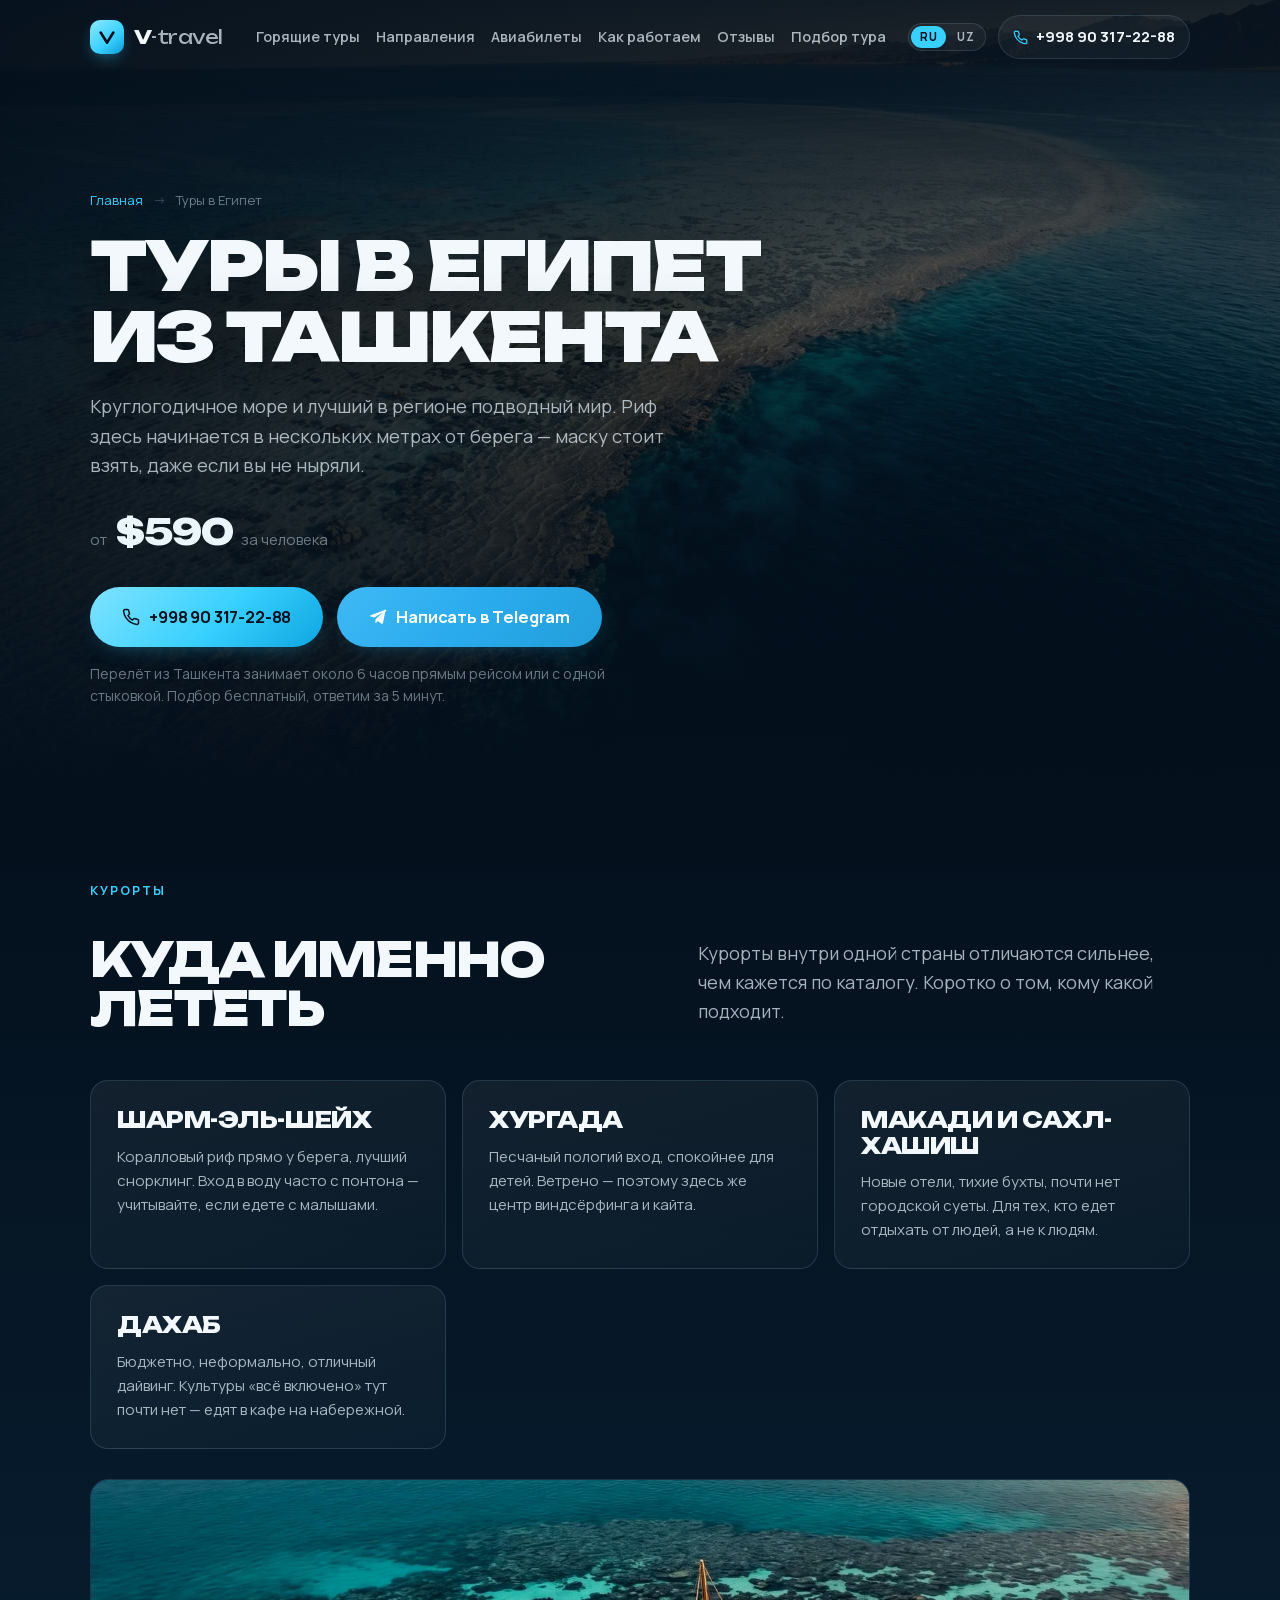
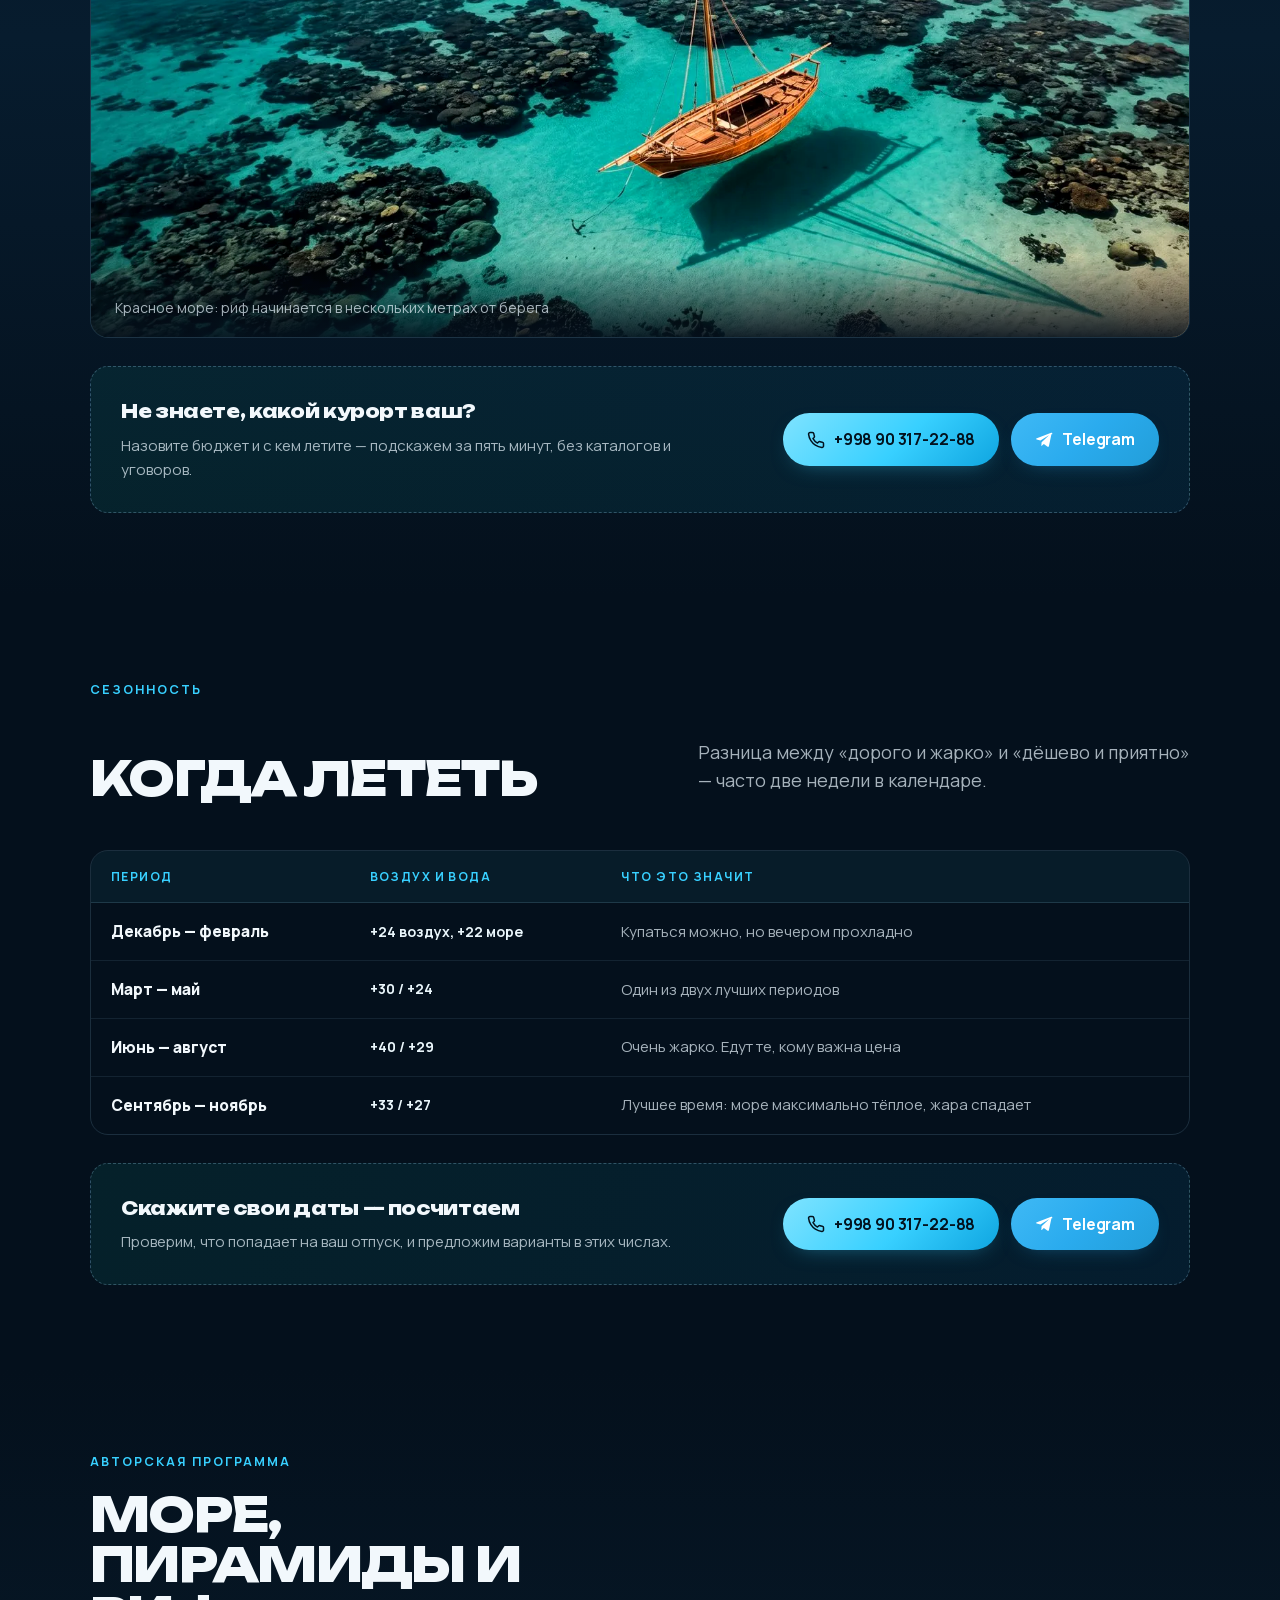
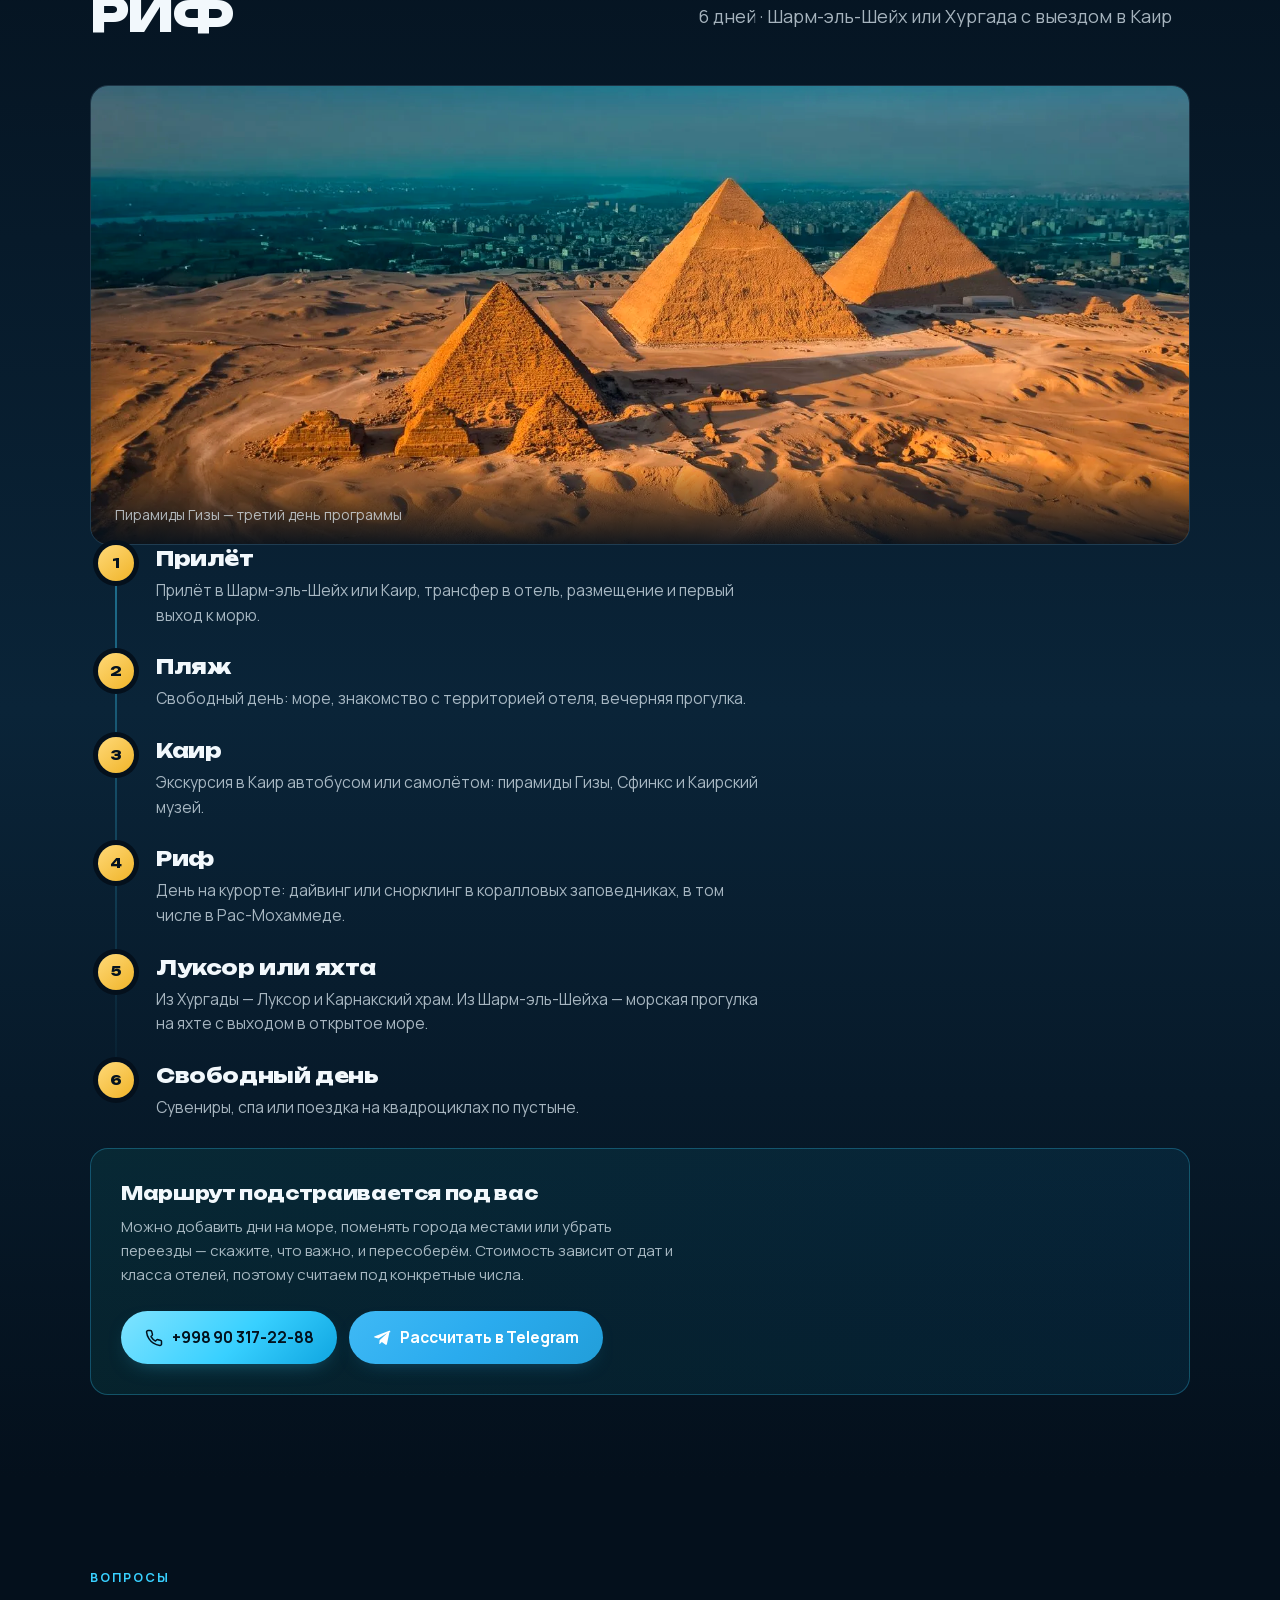
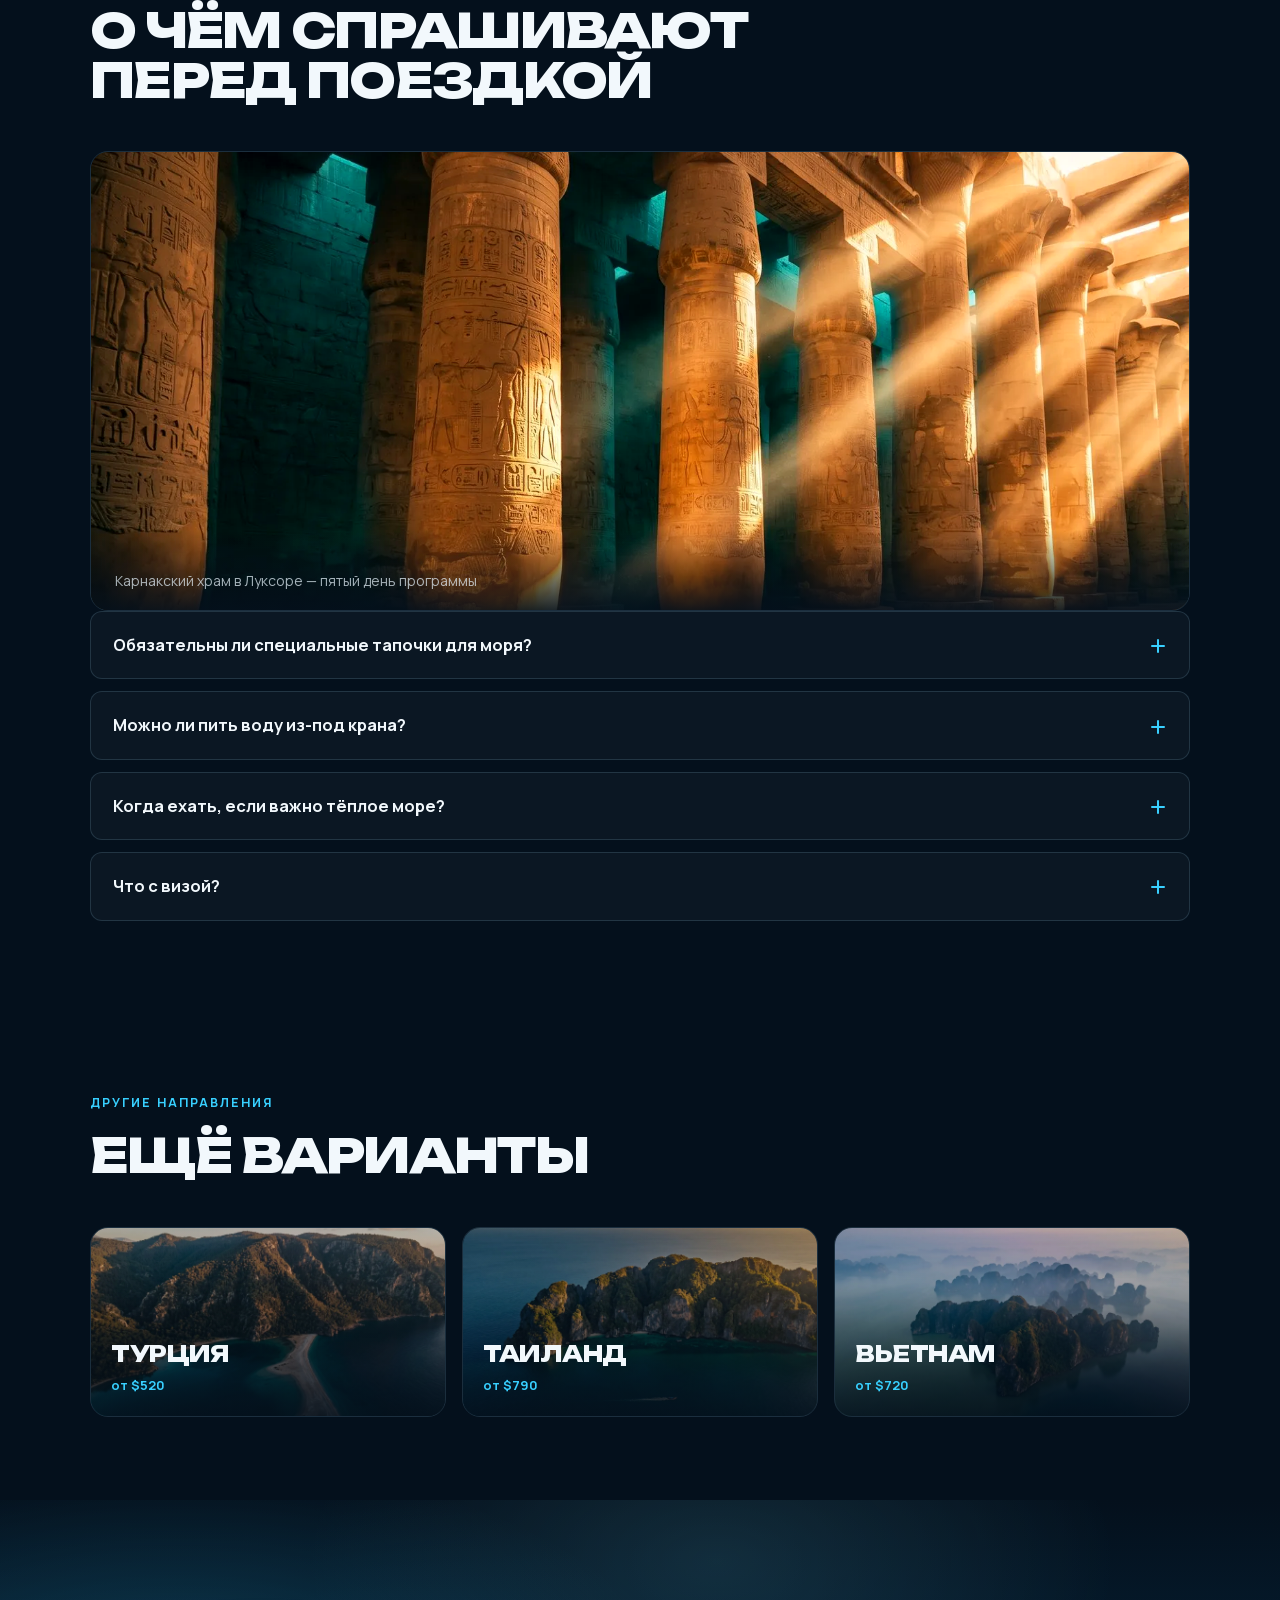
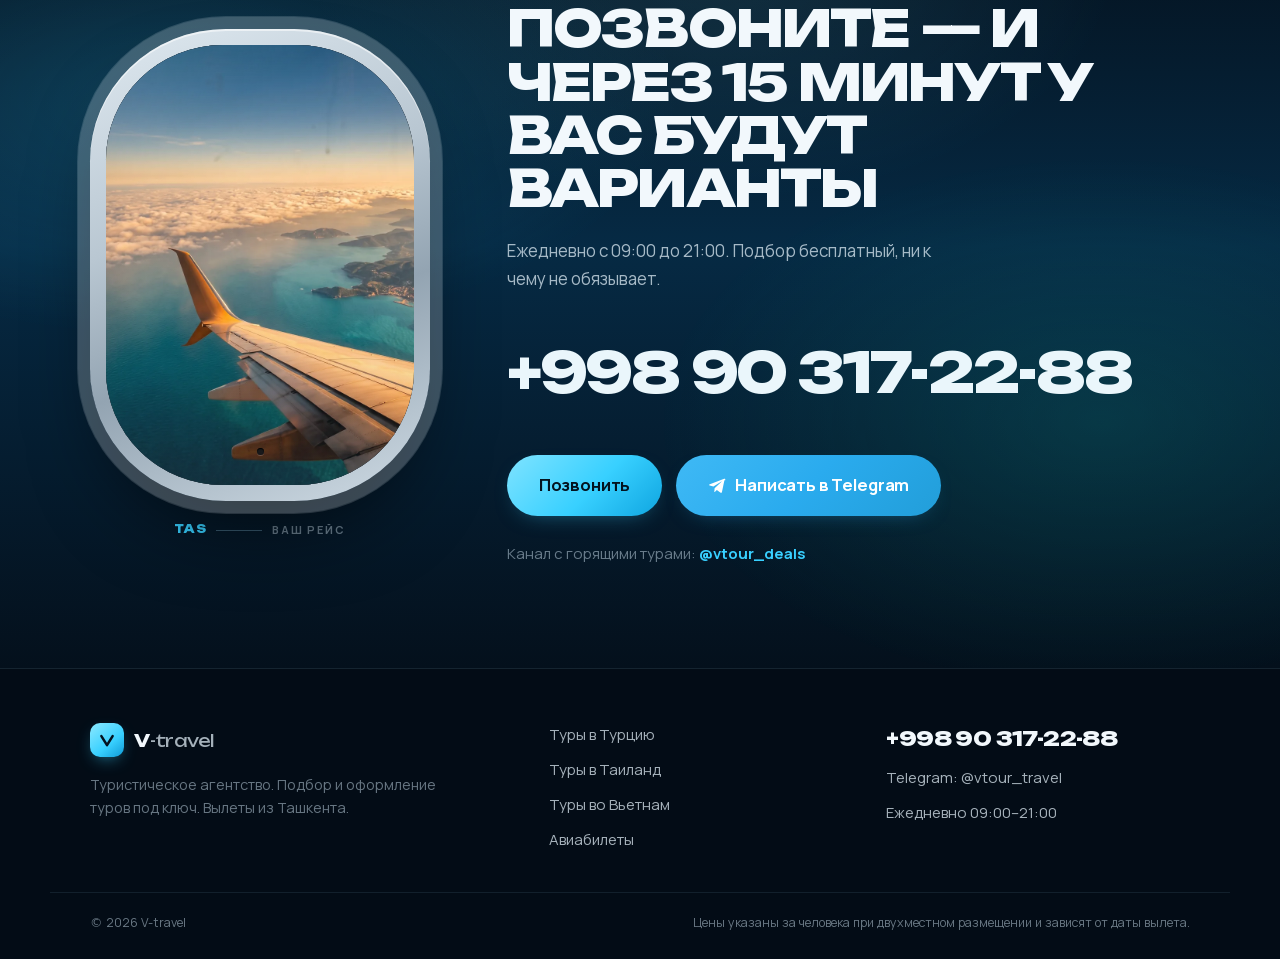
<file: egipet/index.html>
<!DOCTYPE html>
<html lang="ru">
<head>
<meta charset="UTF-8">
<meta name="viewport" content="width=device-width, initial-scale=1">
<title>Туры в Египет из Ташкента — цены и авторские программы</title>
<meta name="description" content="Туры в Египет из Ташкента от $590: какой курорт кому подходит, когда лететь, авторская программа по дням. Подбор за 15 минут, звоните +998 90 317-22-88.">
<meta name="theme-color" content="#04121f">
<link rel="alternate" hreflang="ru" href="https://v-travel.uz/egipet/">
<link rel="alternate" hreflang="uz" href="https://v-travel.uz/uz/misr/">
<link rel="alternate" hreflang="x-default" href="https://v-travel.uz/egipet/">
<link rel="canonical" href="https://v-travel.uz/egipet/">

<meta property="og:type" content="website">
<meta property="og:site_name" content="V-travel">
<meta property="og:locale" content="ru_RU">
<meta property="og:url" content="https://v-travel.uz/egipet/">
<meta property="og:title" content="Туры в Египет из Ташкента">
<meta property="og:description" content="Туры в Египет из Ташкента от $590: какой курорт кому подходит, когда лететь, авторская программа по дням. Подбор за 15 минут, звоните +998 90 317-22-88.">
<meta property="og:image" content="https://v-travel.uz/assets/img/og-egipet-v2.jpg">
<meta property="og:image:width" content="1200">
<meta property="og:image:height" content="630">
<meta property="og:image:alt" content="Туры в Египет из Ташкента — цены и авторские программы">

<link rel="icon" href="data:image/svg+xml,%3Csvg xmlns='http://www.w3.org/2000/svg' viewBox='0 0 64 64'%3E%3Crect width='64' height='64' rx='14' fill='%23061c2e'/%3E%3Cpath d='M16 20l16 26 16-26' fill='none' stroke='%2338d0ff' stroke-width='7' stroke-linecap='round' stroke-linejoin='round'/%3E%3C/svg%3E">
<link rel="preload" href="/assets/fonts/unbounded-900.woff2" as="font" type="font/woff2" crossorigin>
<link rel="preload" href="/assets/fonts/manrope-400.woff2" as="font" type="font/woff2" crossorigin>
<link rel="preload" href="/assets/img/dest-egypt.webp" as="image" fetchpriority="high">
<link rel="stylesheet" href="/css/fonts.css">
<link rel="stylesheet" href="/css/styles.css">
<link rel="stylesheet" href="/css/pages.css">
<script>document.documentElement.classList.add('js');</script>

<script type="application/ld+json">
{
  "@context": "https://schema.org",
  "@graph": [
    {
      "@type": "BreadcrumbList",
      "itemListElement": [
        {
          "@type": "ListItem",
          "position": 1,
          "name": "Главная",
          "item": "https://v-travel.uz/"
        },
        {
          "@type": "ListItem",
          "position": 2,
          "name": "Туры в Египет",
          "item": "https://v-travel.uz/egipet/"
        }
      ]
    },
    {
      "@type": "FAQPage",
      "mainEntity": [
        {
          "@type": "Question",
          "name": "Обязательны ли специальные тапочки для моря?",
          "acceptedAnswer": {
            "@type": "Answer",
            "text": "В Шарм-эль-Шейхе — да, риф острый, без обуви легко порезаться. В Хургаде на песчаных пляжах можно обойтись. Мы предупреждаем об этом заранее, а не когда вы уже на месте."
          }
        },
        {
          "@type": "Question",
          "name": "Можно ли пить воду из-под крана?",
          "acceptedAnswer": {
            "@type": "Answer",
            "text": "Нет, только бутилированную. В отелях она обычно есть в номере и в барах."
          }
        },
        {
          "@type": "Question",
          "name": "Когда ехать, если важно тёплое море?",
          "acceptedAnswer": {
            "@type": "Answer",
            "text": "Сентябрь и октябрь — вода около +27 при уже терпимом воздухе. Зимой купаться можно, но вода около +22 и ветер."
          }
        },
        {
          "@type": "Question",
          "name": "Что с визой?",
          "acceptedAnswer": {
            "@type": "Answer",
            "text": "Условия въезда меняются, мы проверяем их на дату вашего вылета. Позвоните или напишите — скажем точно и поможем с оформлением, если оно потребуется."
          }
        }
      ]
    }
  ]
}
</script>
</head>
<body>

<a class="skip-link" href="#main">К основному содержимому</a>

<header class="header" id="header">
  <div class="shell header__inner">
    <a href="/" class="logo" aria-label="V-travel, на главную">
      <span class="logo__mark" aria-hidden="true">
        <svg viewBox="0 0 32 32" width="20" height="20"><path d="M6 9l10 16L26 9" fill="none" stroke="currentColor" stroke-width="4.5" stroke-linecap="round" stroke-linejoin="round"/></svg>
      </span>
      <span class="logo__text">V<span>-travel</span></span>
    </a>

    <nav class="nav" id="nav" aria-label="Основная навигация">
      <a href="/#hot" class="nav__link">Горящие туры</a>
      <a href="/#dest" class="nav__link">Направления</a>
      <a href="/#tickets" class="nav__link">Авиабилеты</a>
      <a href="/#how" class="nav__link">Как работаем</a>
      <a href="/#reviews" class="nav__link">Отзывы</a>
      <a href="/#pick" class="nav__link">Подбор тура</a>
      <div class="nav__mobile-actions">
        <a href="tel:+998903172288" class="btn btn--ghost btn--block">+998 90 317-22-88</a>
        <a href="https://t.me/vtour_travel" target="_blank" rel="noopener" class="btn btn--tg btn--block">Написать в Telegram</a>
      </div>
    </nav>

    <div class="header__actions">
      <div class="langswitch" role="group" aria-label="Язык">
        <span class="langswitch__item is-active" aria-current="true">RU</span>
        <a class="langswitch__item" href="https://v-travel.uz/uz/misr/" hreflang="uz" lang="uz">UZ</a>
      </div>
      <a href="tel:+998903172288" class="header__phone" data-goal="call">
        <svg viewBox="0 0 24 24" width="15" height="15" fill="none" stroke="currentColor" stroke-width="2" stroke-linecap="round" stroke-linejoin="round" aria-hidden="true"><path d="M22 16.9v3a2 2 0 01-2.2 2 19.8 19.8 0 01-8.6-3.1 19.5 19.5 0 01-6-6 19.8 19.8 0 01-3.1-8.7A2 2 0 014.1 2h3a2 2 0 012 1.7c.1 1 .3 2 .7 2.9a2 2 0 01-.4 2.1L8 10.1a16 16 0 006 6l1.4-1.4a2 2 0 012.1-.4c.9.4 1.9.6 2.9.7a2 2 0 011.7 2"/></svg>
        <span>+998 90 317-22-88</span>
      </a>
      <button class="burger" id="burger" aria-label="Меню" aria-expanded="false" aria-controls="nav">
        <span></span><span></span><span></span>
      </button>
    </div>
  </div>
</header>

<main id="main">

  <section class="phero">
    <div class="phero__media" aria-hidden="true">
      <img src="/assets/img/dest-egypt.webp" alt="" width="1500" height="952" fetchpriority="high">
      <div class="phero__scrim"></div>
    </div>
    <div class="shell phero__inner">
      <nav class="crumbs" aria-label="Хлебные крошки">
        <a href="/">Главная</a><span aria-hidden="true">→</span><span>Туры в Египет</span>
      </nav>
      <h1>Туры в Египет<br>из Ташкента</h1>
      <p class="phero__lead">Круглогодичное море и лучший в регионе подводный мир. Риф здесь начинается в нескольких метрах от берега — маску стоит взять, даже если вы не ныряли.</p>
      <p class="phero__price">от <strong>$590</strong> за человека</p>
      <div class="phero__cta">
        <a href="tel:+998903172288" class="btn btn--primary btn--lg" data-goal="call"><svg viewBox="0 0 24 24" width="18" height="18" fill="none" stroke="currentColor" stroke-width="2" stroke-linecap="round" stroke-linejoin="round" aria-hidden="true"><path d="M22 16.9v3a2 2 0 01-2.2 2 19.8 19.8 0 01-8.6-3.1 19.5 19.5 0 01-6-6 19.8 19.8 0 01-3.1-8.7A2 2 0 014.1 2h3a2 2 0 012 1.7c.1 1 .3 2 .7 2.9a2 2 0 01-.4 2.1L8 10.1a16 16 0 006 6l1.4-1.4a2 2 0 012.1-.4c.9.4 1.9.6 2.9.7a2 2 0 011.7 2"/></svg>+998 90 317-22-88</a>
        <a href="https://t.me/vtour_travel?text=%D0%97%D0%B4%D1%80%D0%B0%D0%B2%D1%81%D1%82%D0%B2%D1%83%D0%B9%D1%82%D0%B5%21%20%D0%98%D0%BD%D1%82%D0%B5%D1%80%D0%B5%D1%81%D1%83%D1%8E%D1%82%20%D1%82%D1%83%D1%80%D1%8B%20%D0%B2%20%D0%95%D0%B3%D0%B8%D0%BF%D0%B5%D1%82%20%D0%B8%D0%B7%20%D0%A2%D0%B0%D1%88%D0%BA%D0%B5%D0%BD%D1%82%D0%B0." target="_blank" rel="noopener" class="btn btn--tg btn--lg" data-goal="telegram"><svg viewBox="0 0 24 24" width="18" height="18" fill="currentColor" aria-hidden="true"><path d="M21.9 4.3L18.6 20c-.2 1.1-.9 1.4-1.8.9l-5-3.7-2.4 2.3c-.3.3-.5.5-1 .5l.4-5.1L18 6.4c.4-.4-.1-.6-.6-.2L7.2 12.7l-4.9-1.5c-1.1-.3-1.1-1 .2-1.5l19.1-7.4c.9-.3 1.7.2 1.4 2z"/></svg>Написать в Telegram</a>
      </div>
      <p class="phero__note">Перелёт из Ташкента занимает около 6 часов прямым рейсом или с одной стыковкой. Подбор бесплатный, ответим за 5 минут.</p>
    </div>
  </section>

  <section class="section section--resorts">
    <div class="shell">
      <header class="sec-head reveal">
        <p class="sec-kicker">Курорты</p>
        <h2 class="sec-title">Куда именно<br>лететь</h2>
        <p class="sec-lead">Курорты внутри одной страны отличаются сильнее, чем кажется по каталогу. Коротко о том, кому какой подходит.</p>
      </header>
      <div class="resorts">
        <article class="resort reveal">
          <h3>Шарм-эль-Шейх</h3>
          <p>Коралловый риф прямо у берега, лучший снорклинг. Вход в воду часто с понтона — учитывайте, если едете с малышами.</p>
        </article>
        <article class="resort reveal">
          <h3>Хургада</h3>
          <p>Песчаный пологий вход, спокойнее для детей. Ветрено — поэтому здесь же центр виндсёрфинга и кайта.</p>
        </article>
        <article class="resort reveal">
          <h3>Макади и Сахл-Хашиш</h3>
          <p>Новые отели, тихие бухты, почти нет городской суеты. Для тех, кто едет отдыхать от людей, а не к людям.</p>
        </article>
        <article class="resort reveal">
          <h3>Дахаб</h3>
          <p>Бюджетно, неформально, отличный дайвинг. Культуры «всё включено» тут почти нет — едят в кафе на набережной.</p>
        </article>
      </div>
      <figure class="photoband reveal">
        <img src="/assets/img/egipet-rif.webp" alt="Красное море: риф начинается в нескольких метрах от берега" width="1600" height="900" loading="lazy">
        <figcaption>Красное море: риф начинается в нескольких метрах от берега</figcaption>
      </figure>
      <div class="inline-cta reveal">
        <div>
          <p class="inline-cta__title">Не знаете, какой курорт ваш?</p>
          <p class="inline-cta__text">Назовите бюджет и с кем летите — подскажем за пять минут, без каталогов и уговоров.</p>
        </div>
        <div class="inline-cta__actions">
          <a href="tel:+998903172288" class="btn btn--primary" data-goal="call"><svg viewBox="0 0 24 24" width="18" height="18" fill="none" stroke="currentColor" stroke-width="2" stroke-linecap="round" stroke-linejoin="round" aria-hidden="true"><path d="M22 16.9v3a2 2 0 01-2.2 2 19.8 19.8 0 01-8.6-3.1 19.5 19.5 0 01-6-6 19.8 19.8 0 01-3.1-8.7A2 2 0 014.1 2h3a2 2 0 012 1.7c.1 1 .3 2 .7 2.9a2 2 0 01-.4 2.1L8 10.1a16 16 0 006 6l1.4-1.4a2 2 0 012.1-.4c.9.4 1.9.6 2.9.7a2 2 0 011.7 2"/></svg>+998 90 317-22-88</a>
          <a href="https://t.me/vtour_travel?text=%D0%97%D0%B4%D1%80%D0%B0%D0%B2%D1%81%D1%82%D0%B2%D1%83%D0%B9%D1%82%D0%B5%21%20%D0%9F%D0%BE%D0%BC%D0%BE%D0%B3%D0%B8%D1%82%D0%B5%20%D0%B2%D1%8B%D0%B1%D1%80%D0%B0%D1%82%D1%8C%20%D0%BA%D1%83%D1%80%D0%BE%D1%80%D1%82%20%D0%B2%20%D0%95%D0%B3%D0%B8%D0%BF%D0%B5%D1%82.%20%D0%9B%D0%B5%D1%87%D1%83%20" target="_blank" rel="noopener" class="btn btn--tg" data-goal="telegram"><svg viewBox="0 0 24 24" width="18" height="18" fill="currentColor" aria-hidden="true"><path d="M21.9 4.3L18.6 20c-.2 1.1-.9 1.4-1.8.9l-5-3.7-2.4 2.3c-.3.3-.5.5-1 .5l.4-5.1L18 6.4c.4-.4-.1-.6-.6-.2L7.2 12.7l-4.9-1.5c-1.1-.3-1.1-1 .2-1.5l19.1-7.4c.9-.3 1.7.2 1.4 2z"/></svg>Telegram</a>
        </div>
      </div>
    </div>
  </section>

  <section class="section section--seasons">
    <div class="shell">
      <header class="sec-head reveal">
        <p class="sec-kicker">Сезонность</p>
        <h2 class="sec-title">Когда лететь</h2>
        <p class="sec-lead">Разница между «дорого и жарко» и «дёшево и приятно» — часто две недели в календаре.</p>
      </header>
      <div class="season reveal">
        <table>
          <thead>
            <tr><th scope="col">Период</th><th scope="col">Воздух и вода</th><th scope="col">Что это значит</th></tr>
          </thead>
          <tbody>
          <tr>
            <th scope="row">Декабрь — февраль</th>
            <td class="season__temp">+24 воздух, +22 море</td>
            <td>Купаться можно, но вечером прохладно</td>
          </tr>
          <tr>
            <th scope="row">Март — май</th>
            <td class="season__temp">+30 / +24</td>
            <td>Один из двух лучших периодов</td>
          </tr>
          <tr>
            <th scope="row">Июнь — август</th>
            <td class="season__temp">+40 / +29</td>
            <td>Очень жарко. Едут те, кому важна цена</td>
          </tr>
          <tr>
            <th scope="row">Сентябрь — ноябрь</th>
            <td class="season__temp">+33 / +27</td>
            <td>Лучшее время: море максимально тёплое, жара спадает</td>
          </tr>
          </tbody>
        </table>
      </div>
      <div class="inline-cta reveal">
        <div>
          <p class="inline-cta__title">Скажите свои даты — посчитаем</p>
          <p class="inline-cta__text">Проверим, что попадает на ваш отпуск, и предложим варианты в этих числах.</p>
        </div>
        <div class="inline-cta__actions">
          <a href="tel:+998903172288" class="btn btn--primary" data-goal="call"><svg viewBox="0 0 24 24" width="18" height="18" fill="none" stroke="currentColor" stroke-width="2" stroke-linecap="round" stroke-linejoin="round" aria-hidden="true"><path d="M22 16.9v3a2 2 0 01-2.2 2 19.8 19.8 0 01-8.6-3.1 19.5 19.5 0 01-6-6 19.8 19.8 0 01-3.1-8.7A2 2 0 014.1 2h3a2 2 0 012 1.7c.1 1 .3 2 .7 2.9a2 2 0 01-.4 2.1L8 10.1a16 16 0 006 6l1.4-1.4a2 2 0 012.1-.4c.9.4 1.9.6 2.9.7a2 2 0 011.7 2"/></svg>+998 90 317-22-88</a>
          <a href="https://t.me/vtour_travel?text=%D0%97%D0%B4%D1%80%D0%B0%D0%B2%D1%81%D1%82%D0%B2%D1%83%D0%B9%D1%82%D0%B5%21%20%D0%A5%D0%BE%D1%87%D1%83%20%D0%B2%20%D0%95%D0%B3%D0%B8%D0%BF%D0%B5%D1%82.%20%D0%9C%D0%BE%D0%B8%20%D0%B4%D0%B0%D1%82%D1%8B%3A%20" target="_blank" rel="noopener" class="btn btn--tg" data-goal="telegram"><svg viewBox="0 0 24 24" width="18" height="18" fill="currentColor" aria-hidden="true"><path d="M21.9 4.3L18.6 20c-.2 1.1-.9 1.4-1.8.9l-5-3.7-2.4 2.3c-.3.3-.5.5-1 .5l.4-5.1L18 6.4c.4-.4-.1-.6-.6-.2L7.2 12.7l-4.9-1.5c-1.1-.3-1.1-1 .2-1.5l19.1-7.4c.9-.3 1.7.2 1.4 2z"/></svg>Telegram</a>
        </div>
      </div>
    </div>
  </section>

  <section class="section section--tours" id="program">
    <div class="shell">
      <header class="sec-head reveal">
        <p class="sec-kicker">Авторская программа</p>
        <h2 class="sec-title">Море, пирамиды и риф</h2>
        <p class="sec-lead">6 дней · Шарм-эль-Шейх или Хургада с выездом в Каир</p>
      </header>
      <figure class="photoband reveal">
        <img src="/assets/img/egipet-piramidy.webp" alt="Пирамиды Гизы — третий день программы" width="1600" height="900" loading="lazy">
        <figcaption>Пирамиды Гизы — третий день программы</figcaption>
      </figure>
      <ol class="program">
        <li class="pday reveal">
          <div class="pday__mark"><span>1</span></div>
          <div class="pday__body">
            <h3>Прилёт</h3>
            <p>Прилёт в Шарм-эль-Шейх или Каир, трансфер в отель, размещение и первый выход к морю.</p>
          </div>
        </li>
        <li class="pday reveal">
          <div class="pday__mark"><span>2</span></div>
          <div class="pday__body">
            <h3>Пляж</h3>
            <p>Свободный день: море, знакомство с территорией отеля, вечерняя прогулка.</p>
          </div>
        </li>
        <li class="pday reveal">
          <div class="pday__mark"><span>3</span></div>
          <div class="pday__body">
            <h3>Каир</h3>
            <p>Экскурсия в Каир автобусом или самолётом: пирамиды Гизы, Сфинкс и Каирский музей.</p>
          </div>
        </li>
        <li class="pday reveal">
          <div class="pday__mark"><span>4</span></div>
          <div class="pday__body">
            <h3>Риф</h3>
            <p>День на курорте: дайвинг или снорклинг в коралловых заповедниках, в том числе в Рас-Мохаммеде.</p>
          </div>
        </li>
        <li class="pday reveal">
          <div class="pday__mark"><span>5</span></div>
          <div class="pday__body">
            <h3>Луксор или яхта</h3>
            <p>Из Хургады — Луксор и Карнакский храм. Из Шарм-эль-Шейха — морская прогулка на яхте с выходом в открытое море.</p>
          </div>
        </li>
        <li class="pday reveal">
          <div class="pday__mark"><span>6</span></div>
          <div class="pday__body">
            <h3>Свободный день</h3>
            <p>Сувениры, спа или поездка на квадроциклах по пустыне.</p>
          </div>
        </li>
      </ol>
      <div class="inline-cta inline-cta--wide reveal">
        <div>
          <p class="inline-cta__title">Маршрут подстраивается под вас</p>
          <p class="inline-cta__text">Можно добавить дни на море, поменять города местами или убрать переезды — скажите, что важно, и пересоберём. Стоимость зависит от дат и класса отелей, поэтому считаем под конкретные числа.</p>
        </div>
        <div class="inline-cta__actions">
          <a href="tel:+998903172288" class="btn btn--primary" data-goal="call"><svg viewBox="0 0 24 24" width="18" height="18" fill="none" stroke="currentColor" stroke-width="2" stroke-linecap="round" stroke-linejoin="round" aria-hidden="true"><path d="M22 16.9v3a2 2 0 01-2.2 2 19.8 19.8 0 01-8.6-3.1 19.5 19.5 0 01-6-6 19.8 19.8 0 01-3.1-8.7A2 2 0 014.1 2h3a2 2 0 012 1.7c.1 1 .3 2 .7 2.9a2 2 0 01-.4 2.1L8 10.1a16 16 0 006 6l1.4-1.4a2 2 0 012.1-.4c.9.4 1.9.6 2.9.7a2 2 0 011.7 2"/></svg>+998 90 317-22-88</a>
          <a href="https://t.me/vtour_travel?text=%D0%97%D0%B4%D1%80%D0%B0%D0%B2%D1%81%D1%82%D0%B2%D1%83%D0%B9%D1%82%D0%B5%21%20%D0%98%D0%BD%D1%82%D0%B5%D1%80%D0%B5%D1%81%D1%83%D0%B5%D1%82%20%D0%B0%D0%B2%D1%82%D0%BE%D1%80%D1%81%D0%BA%D0%B0%D1%8F%20%D0%BF%D1%80%D0%BE%D0%B3%D1%80%D0%B0%D0%BC%D0%BC%D0%B0%20%C2%AB%D0%9C%D0%BE%D1%80%D0%B5%2C%20%D0%BF%D0%B8%D1%80%D0%B0%D0%BC%D0%B8%D0%B4%D1%8B%20%D0%B8%20%D1%80%D0%B8%D1%84%C2%BB%20%286%20%D0%B4%D0%BD%D0%B5%D0%B9%20%C2%B7%20%D0%A8%D0%B0%D1%80%D0%BC-%D1%8D%D0%BB%D1%8C-%D0%A8%D0%B5%D0%B9%D1%85%20%D0%B8%D0%BB%D0%B8%20%D0%A5%D1%83%D1%80%D0%B3%D0%B0%D0%B4%D0%B0%20%D1%81%20%D0%B2%D1%8B%D0%B5%D0%B7%D0%B4%D0%BE%D0%BC%20%D0%B2%20%D0%9A%D0%B0%D0%B8%D1%80%29.%20%D0%A0%D0%B0%D1%81%D1%81%D1%87%D0%B8%D1%82%D0%B0%D0%B9%D1%82%D0%B5%2C%20%D0%BF%D0%BE%D0%B6%D0%B0%D0%BB%D1%83%D0%B9%D1%81%D1%82%D0%B0%2C%20%D0%BD%D0%B0%20%D0%BC%D0%BE%D0%B8%20%D0%B4%D0%B0%D1%82%D1%8B." target="_blank" rel="noopener" class="btn btn--tg" data-goal="telegram"><svg viewBox="0 0 24 24" width="18" height="18" fill="currentColor" aria-hidden="true"><path d="M21.9 4.3L18.6 20c-.2 1.1-.9 1.4-1.8.9l-5-3.7-2.4 2.3c-.3.3-.5.5-1 .5l.4-5.1L18 6.4c.4-.4-.1-.6-.6-.2L7.2 12.7l-4.9-1.5c-1.1-.3-1.1-1 .2-1.5l19.1-7.4c.9-.3 1.7.2 1.4 2z"/></svg>Рассчитать в Telegram</a>
        </div>
      </div>
    </div>
  </section>

  <section class="section section--faq">
    <div class="shell">
      <header class="sec-head reveal">
        <p class="sec-kicker">Вопросы</p>
        <h2 class="sec-title">О чём спрашивают<br>перед поездкой</h2>
      </header>
      <figure class="photoband reveal">
        <img src="/assets/img/egipet-karnak.webp" alt="Карнакский храм в Луксоре — пятый день программы" width="1600" height="900" loading="lazy">
        <figcaption>Карнакский храм в Луксоре — пятый день программы</figcaption>
      </figure>
      <div class="faq">
        <details class="faq__item reveal" name="faq">
          <summary>Обязательны ли специальные тапочки для моря?</summary>
          <p>В Шарм-эль-Шейхе — да, риф острый, без обуви легко порезаться. В Хургаде на песчаных пляжах можно обойтись. Мы предупреждаем об этом заранее, а не когда вы уже на месте.</p>
        </details>
        <details class="faq__item reveal" name="faq">
          <summary>Можно ли пить воду из-под крана?</summary>
          <p>Нет, только бутилированную. В отелях она обычно есть в номере и в барах.</p>
        </details>
        <details class="faq__item reveal" name="faq">
          <summary>Когда ехать, если важно тёплое море?</summary>
          <p>Сентябрь и октябрь — вода около +27 при уже терпимом воздухе. Зимой купаться можно, но вода около +22 и ветер.</p>
        </details>
        <details class="faq__item reveal" name="faq">
          <summary>Что с визой?</summary>
          <p>Условия въезда меняются, мы проверяем их на дату вашего вылета. Позвоните или напишите — скажем точно и поможем с оформлением, если оно потребуется.</p>
        </details>
      </div>
    </div>
  </section>

  <section class="section section--other">
    <div class="shell">
      <header class="sec-head reveal">
        <p class="sec-kicker">Другие направления</p>
        <h2 class="sec-title">Ещё варианты</h2>
      </header>
      <div class="otherdests">
        <a class="otherdest" href="/turciya/">
          <img src="/assets/img/dest-turkey.webp" alt="Туры в Турцию из Ташкента" width="1500" height="952" loading="lazy">
          <span>Турция<em>от $520</em></span>
        </a>
        <a class="otherdest" href="/tailand/">
          <img src="/assets/img/dest-thailand.webp" alt="Туры в Таиланд из Ташкента" width="1500" height="952" loading="lazy">
          <span>Таиланд<em>от $790</em></span>
        </a>
        <a class="otherdest" href="/vietnam/">
          <img src="/assets/img/dest-vietnam.webp" alt="Туры во Вьетнам из Ташкента" width="1500" height="952" loading="lazy">
          <span>Вьетнам<em>от $720</em></span>
        </a>
      </div>
    </div>
  </section>

  <section class="cta" id="contacts">
    <div class="cta__media" aria-hidden="true"><div class="cta__caustics"></div></div>
    <div class="shell cta__inner">
      <figure class="porthole reveal" aria-hidden="true">
        <span class="porthole__frame">
          <span class="porthole__glass">
            <img src="/assets/img/porthole-view.webp" alt="" width="820" height="1138" loading="lazy">
            <span class="porthole__glare"></span>
          </span>
        </span>
        <figcaption class="porthole__hud">
          <span>TAS</span>
          <span class="porthole__hud-line"></span>
          <span>ваш рейс</span>
        </figcaption>
      </figure>

      <div class="cta__text">
      <h2 class="cta__title reveal">Позвоните — и через 15 минут у вас будут варианты</h2>
      <p class="cta__lead reveal">Ежедневно с 09:00 до 21:00. Подбор бесплатный, ни к чему не обязывает.</p>
      <a href="tel:+998903172288" class="cta__phone reveal" data-goal="call">+998 90 317-22-88</a>
      <div class="cta__buttons reveal">
        <a href="tel:+998903172288" class="btn btn--primary btn--lg" data-goal="call">Позвонить</a>
        <a href="https://t.me/vtour_travel?text=%D0%97%D0%B4%D1%80%D0%B0%D0%B2%D1%81%D1%82%D0%B2%D1%83%D0%B9%D1%82%D0%B5%21%20%D0%98%D0%BD%D1%82%D0%B5%D1%80%D0%B5%D1%81%D1%83%D1%8E%D1%82%20%D1%82%D1%83%D1%80%D1%8B%20%D0%B2%20%D0%95%D0%B3%D0%B8%D0%BF%D0%B5%D1%82." target="_blank" rel="noopener" class="btn btn--tg btn--lg" data-goal="telegram"><svg viewBox="0 0 24 24" width="18" height="18" fill="currentColor" aria-hidden="true"><path d="M21.9 4.3L18.6 20c-.2 1.1-.9 1.4-1.8.9l-5-3.7-2.4 2.3c-.3.3-.5.5-1 .5l.4-5.1L18 6.4c.4-.4-.1-.6-.6-.2L7.2 12.7l-4.9-1.5c-1.1-.3-1.1-1 .2-1.5l19.1-7.4c.9-.3 1.7.2 1.4 2z"/></svg>Написать в Telegram</a>
      </div>
      <p class="cta__extra reveal">Канал с горящими турами: <a href="https://t.me/vtour_deals" target="_blank" rel="noopener">@vtour_deals</a></p>
      </div>
    </div>
  </section>

</main>

<footer class="footer">
  <div class="shell footer__inner">
    <div class="footer__brand">
      <a href="/" class="logo logo--sm">
        <span class="logo__mark" aria-hidden="true">
          <svg viewBox="0 0 32 32" width="18" height="18"><path d="M6 9l10 16L26 9" fill="none" stroke="currentColor" stroke-width="4.5" stroke-linecap="round" stroke-linejoin="round"/></svg>
        </span>
        <span class="logo__text">V<span>-travel</span></span>
      </a>
      <p>Туристическое агентство. Подбор и оформление туров под ключ. Вылеты из Ташкента.</p>
    </div>

    <nav class="footer__nav" aria-label="Направления">
      <a href="/turciya/">Туры в Турцию</a>
      <a href="/tailand/">Туры в Таиланд</a>
      <a href="/vietnam/">Туры во Вьетнам</a>
      <a href="/#tickets">Авиабилеты</a>
    </nav>

    <div class="footer__contacts">
      <a href="tel:+998903172288" class="footer__phone" data-goal="call">+998 90 317-22-88</a>
      <a href="https://t.me/vtour_travel" target="_blank" rel="noopener" data-goal="telegram">Telegram: @vtour_travel</a>
      <span>Ежедневно 09:00–21:00</span>
    </div>
  </div>
  <div class="shell footer__bottom">
    <span>© <span id="year">2026</span> V-travel</span>
    <span>Цены указаны за человека при двухместном размещении и зависят от даты вылета.</span>
  </div>
</footer>

<div class="actionbar" id="actionbar">
  <a href="tel:+998903172288" class="actionbar__btn actionbar__btn--call" data-goal="call"><svg viewBox="0 0 24 24" width="18" height="18" fill="none" stroke="currentColor" stroke-width="2" stroke-linecap="round" stroke-linejoin="round" aria-hidden="true"><path d="M22 16.9v3a2 2 0 01-2.2 2 19.8 19.8 0 01-8.6-3.1 19.5 19.5 0 01-6-6 19.8 19.8 0 01-3.1-8.7A2 2 0 014.1 2h3a2 2 0 012 1.7c.1 1 .3 2 .7 2.9a2 2 0 01-.4 2.1L8 10.1a16 16 0 006 6l1.4-1.4a2 2 0 012.1-.4c.9.4 1.9.6 2.9.7a2 2 0 011.7 2"/></svg>Позвонить</a>
  <a href="https://t.me/vtour_travel" target="_blank" rel="noopener" class="actionbar__btn actionbar__btn--tg" data-goal="telegram"><svg viewBox="0 0 24 24" width="18" height="18" fill="currentColor" aria-hidden="true"><path d="M21.9 4.3L18.6 20c-.2 1.1-.9 1.4-1.8.9l-5-3.7-2.4 2.3c-.3.3-.5.5-1 .5l.4-5.1L18 6.4c.4-.4-.1-.6-.6-.2L7.2 12.7l-4.9-1.5c-1.1-.3-1.1-1 .2-1.5l19.1-7.4c.9-.3 1.7.2 1.4 2z"/></svg>Telegram</a>
</div>

<a href="https://t.me/vtour_travel" target="_blank" rel="noopener" class="fab" id="fab" aria-label="Написать в Telegram" data-goal="telegram">
  <svg viewBox="0 0 24 24" width="18" height="18" fill="currentColor" aria-hidden="true"><path d="M21.9 4.3L18.6 20c-.2 1.1-.9 1.4-1.8.9l-5-3.7-2.4 2.3c-.3.3-.5.5-1 .5l.4-5.1L18 6.4c.4-.4-.1-.6-.6-.2L7.2 12.7l-4.9-1.5c-1.1-.3-1.1-1 .2-1.5l19.1-7.4c.9-.3 1.7.2 1.4 2z"/></svg>
  <span class="fab__label">Написать в Telegram</span>
</a>

<script src="/js/main.js"></script>
</body>
</html>
</file>
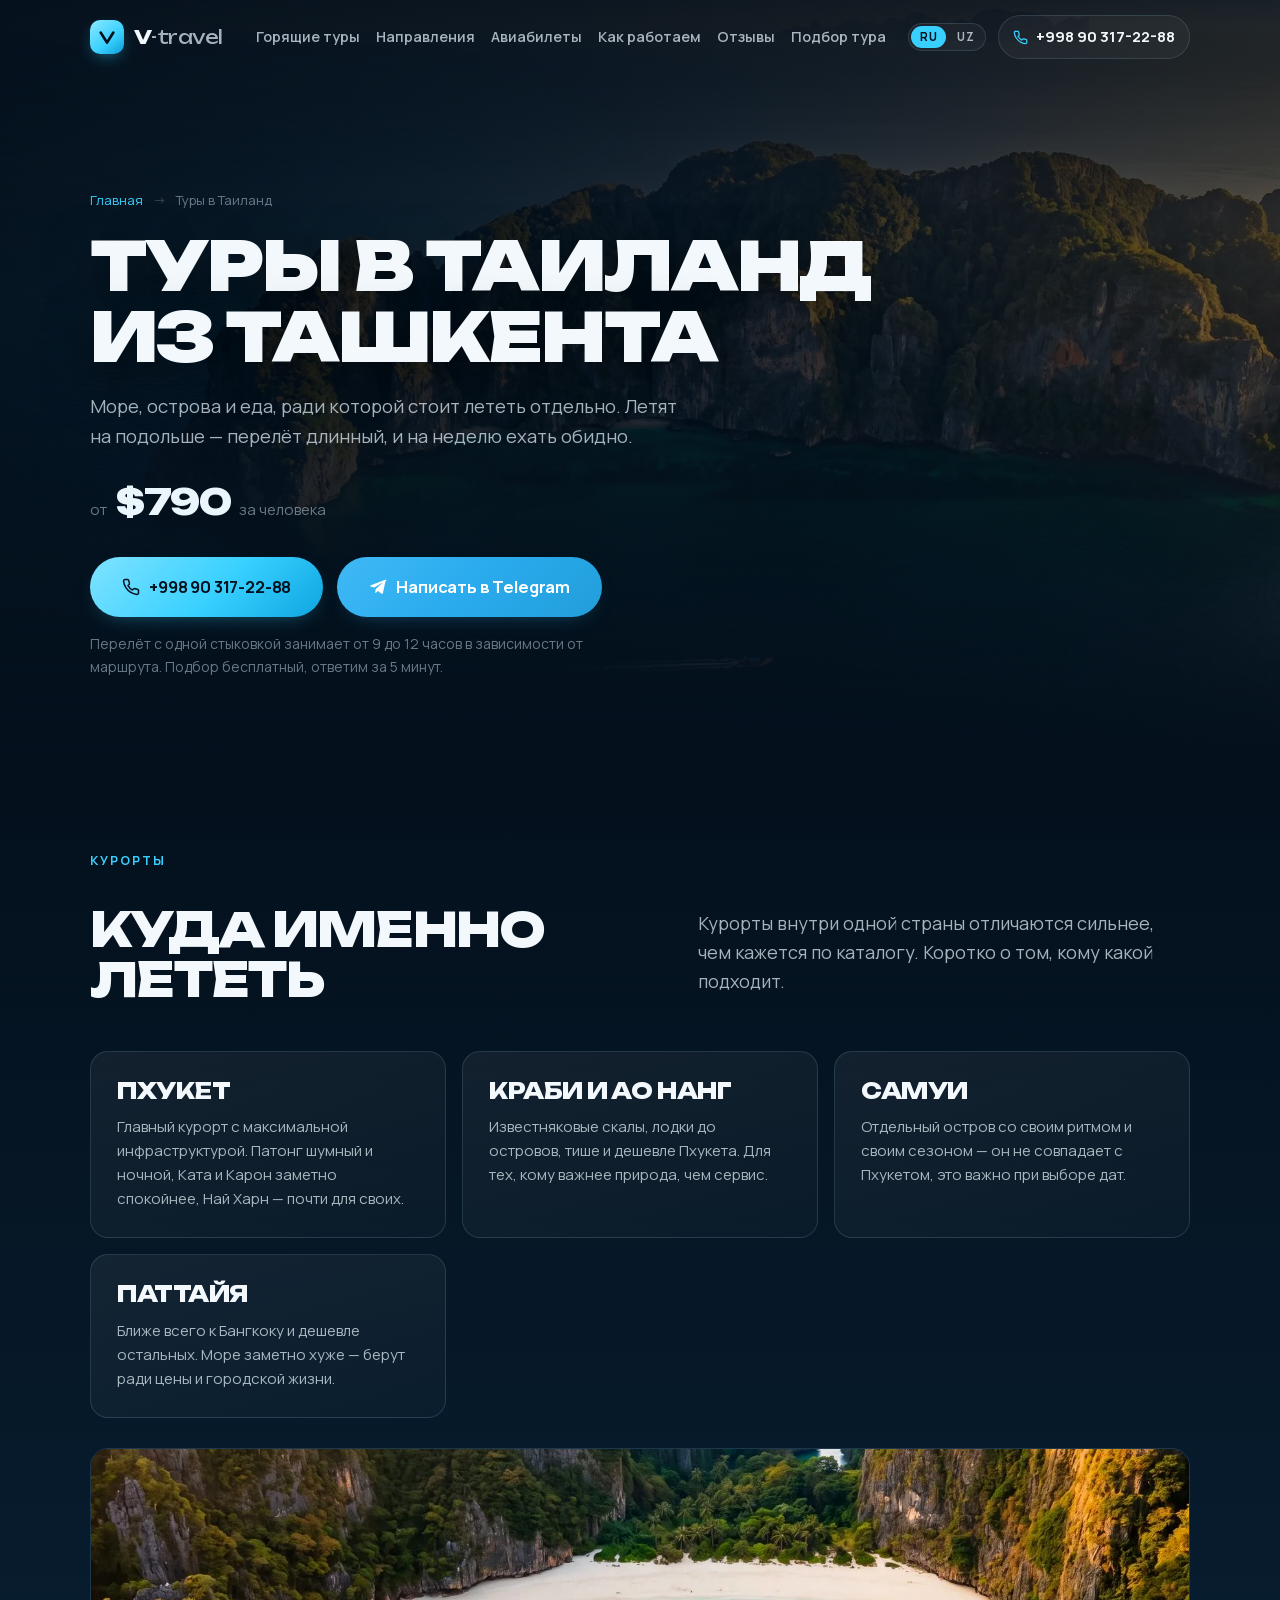
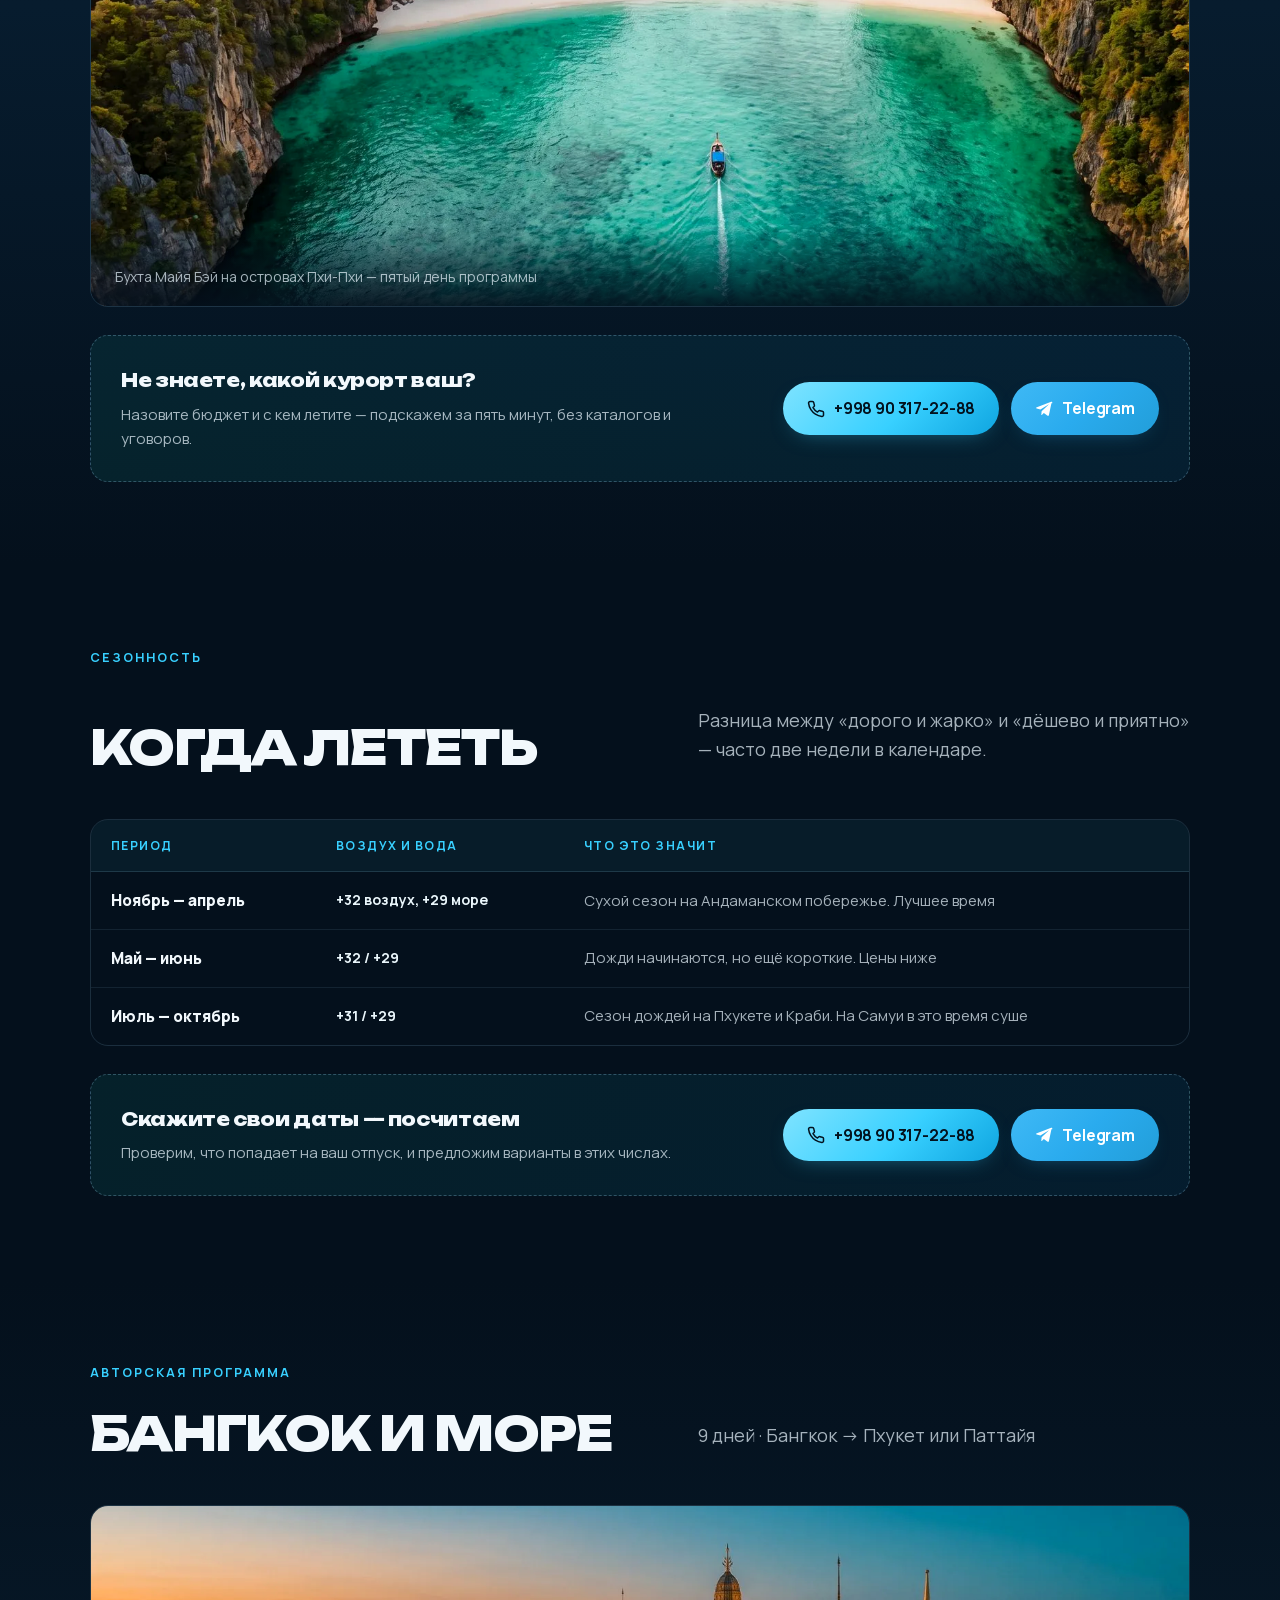
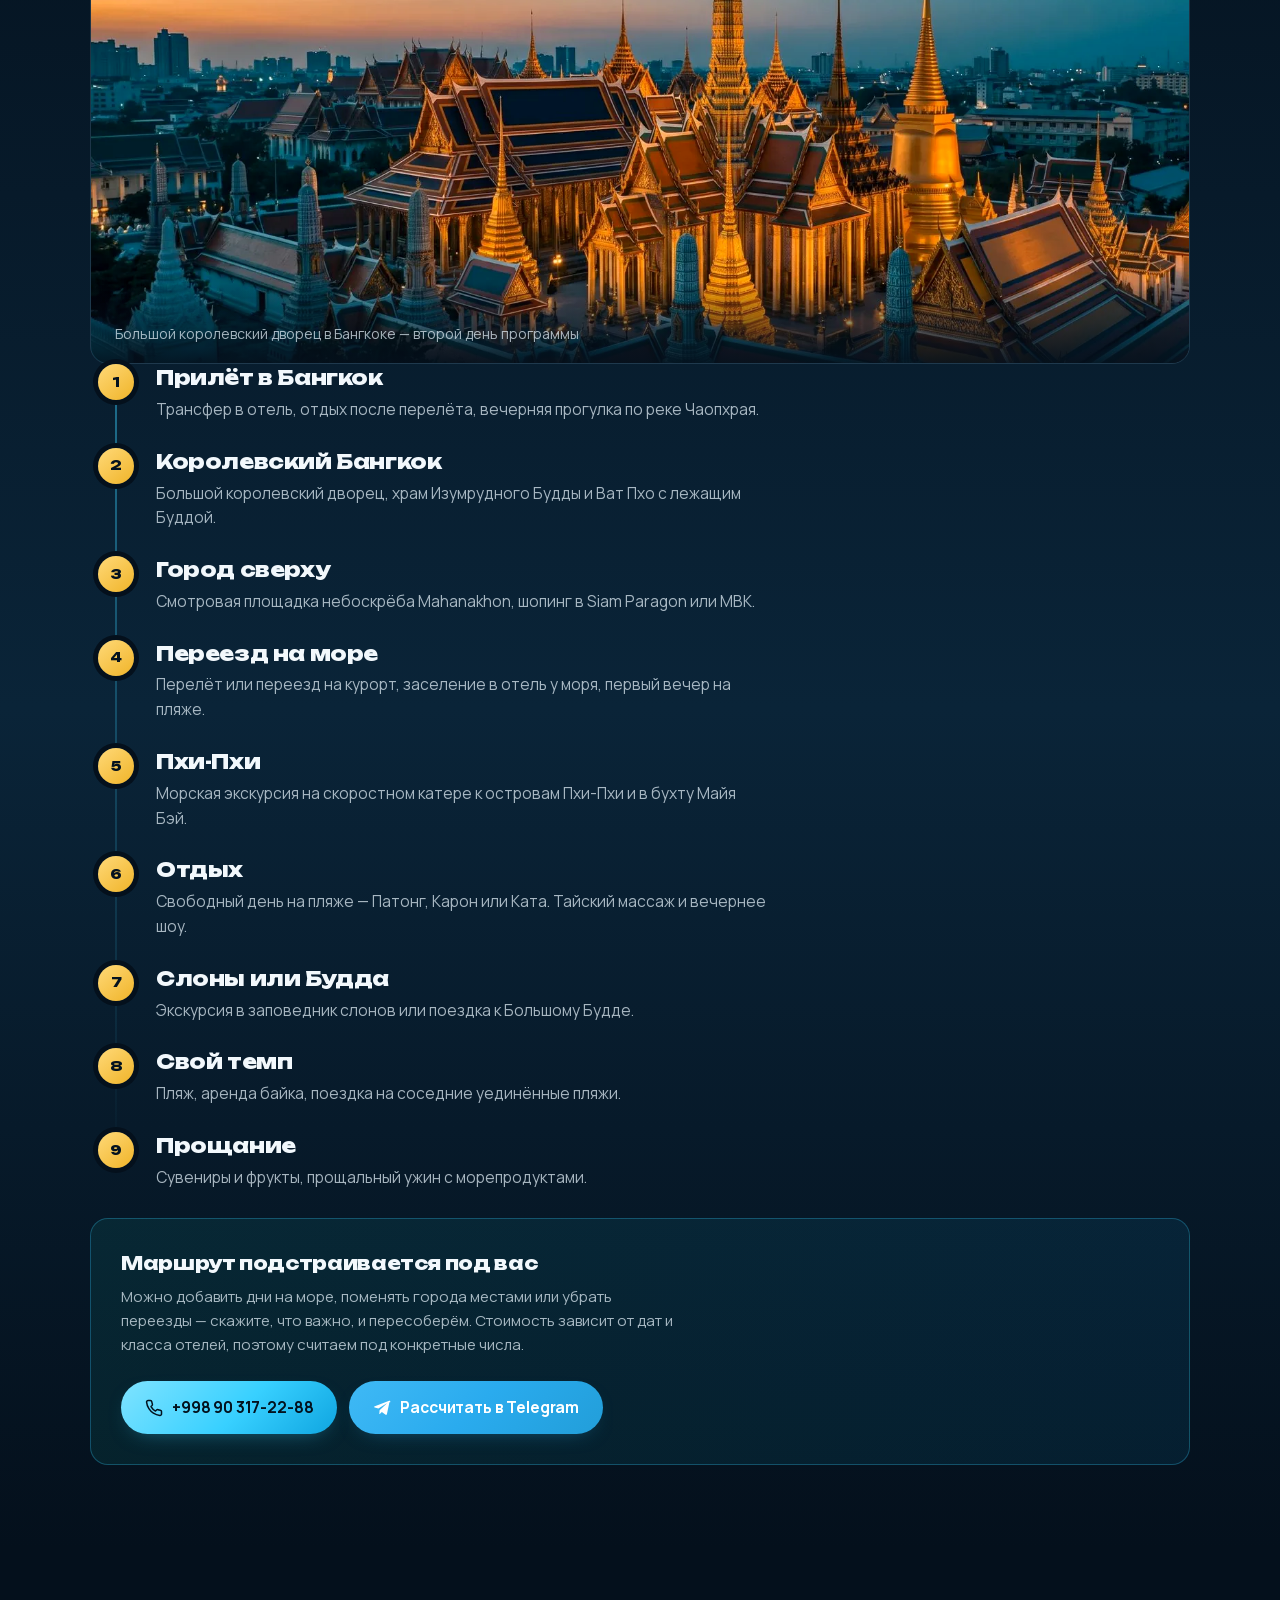
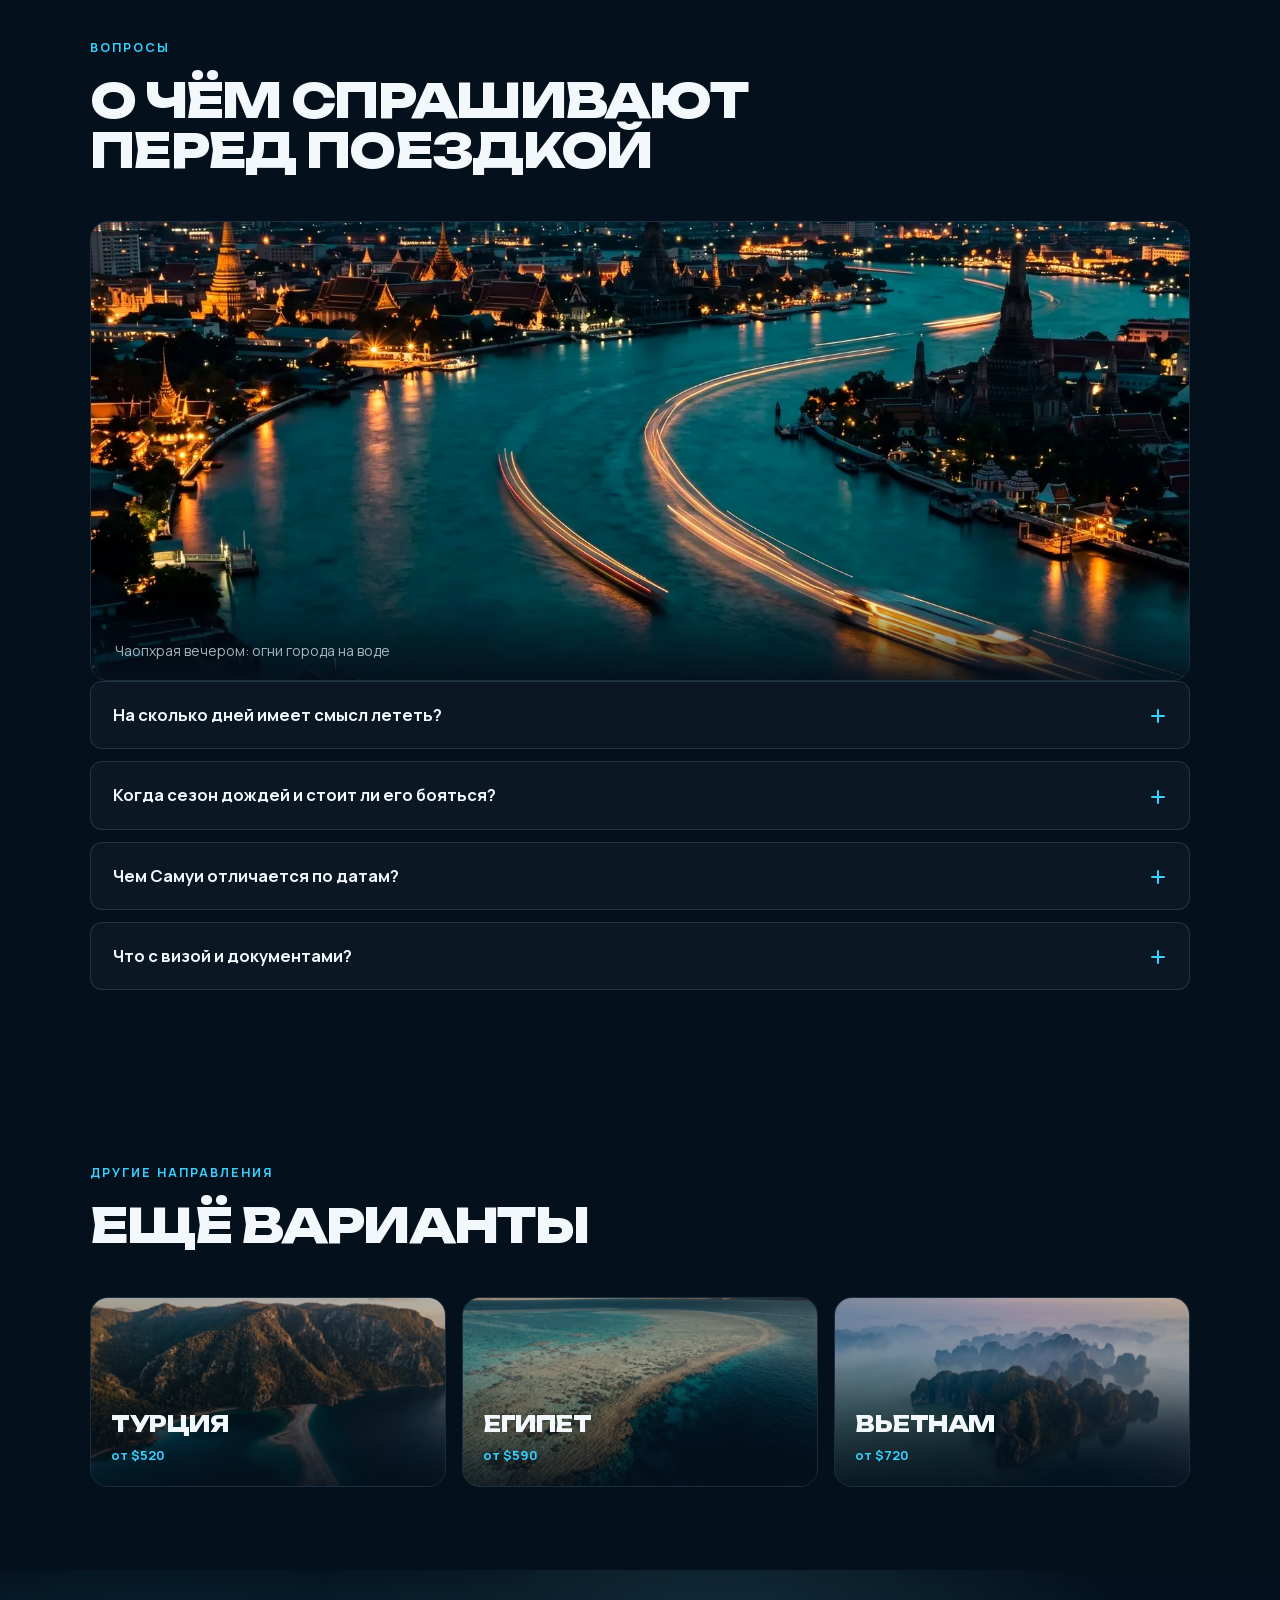
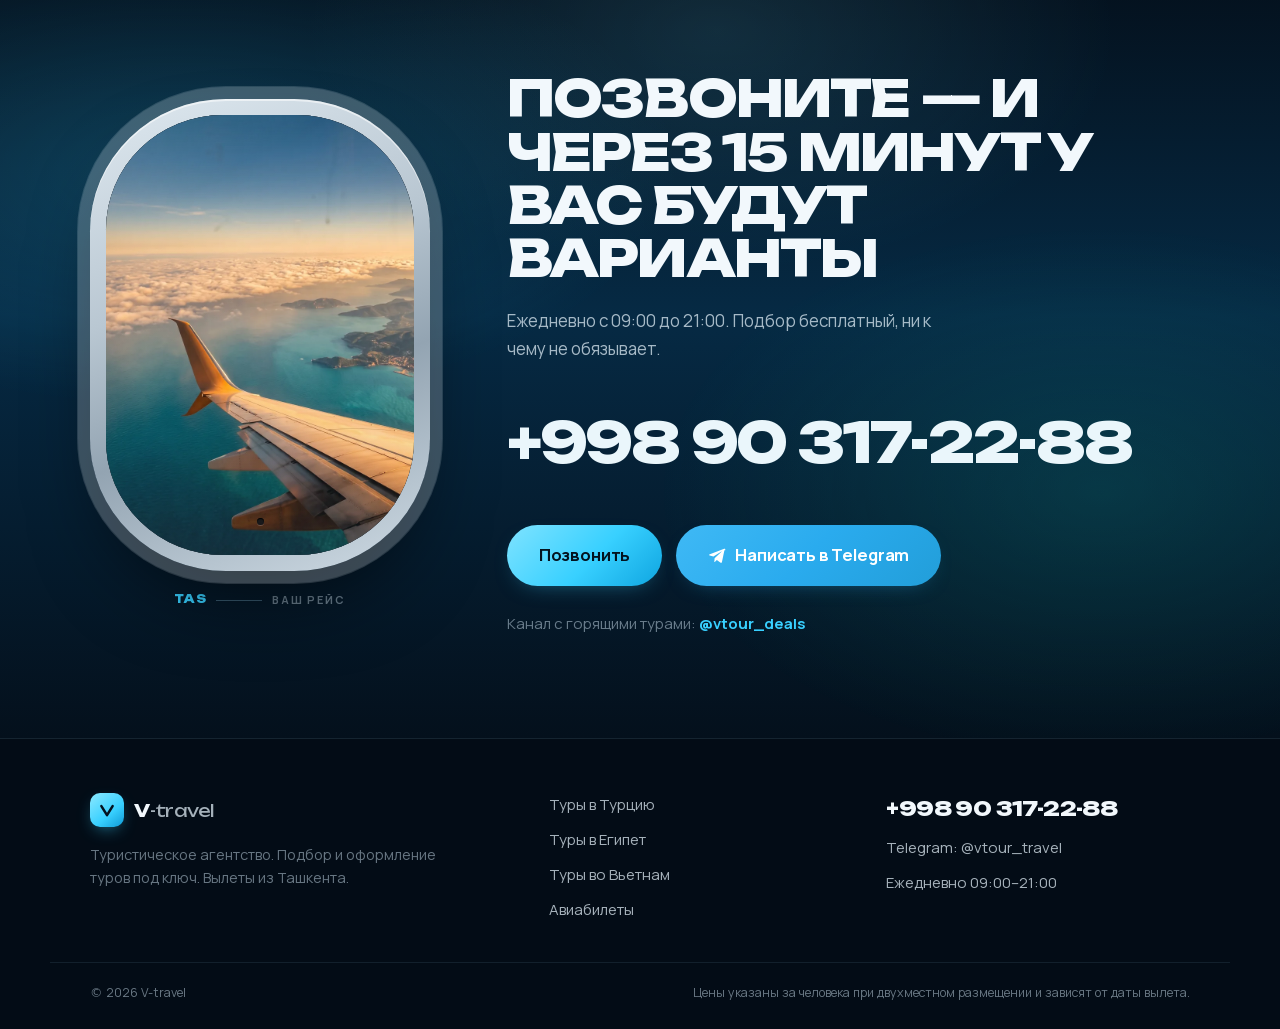
<file: tailand/index.html>
<!DOCTYPE html>
<html lang="ru">
<head>
<meta charset="UTF-8">
<meta name="viewport" content="width=device-width, initial-scale=1">
<title>Туры в Таиланд из Ташкента — цены и авторские программы</title>
<meta name="description" content="Туры в Таиланд из Ташкента от $790: какой курорт кому подходит, когда лететь, авторская программа по дням. Подбор за 15 минут, звоните +998 90 317-22-88.">
<meta name="theme-color" content="#04121f">
<link rel="alternate" hreflang="ru" href="https://v-travel.uz/tailand/">
<link rel="alternate" hreflang="uz" href="https://v-travel.uz/uz/tailand/">
<link rel="alternate" hreflang="x-default" href="https://v-travel.uz/tailand/">
<link rel="canonical" href="https://v-travel.uz/tailand/">

<meta property="og:type" content="website">
<meta property="og:site_name" content="V-travel">
<meta property="og:locale" content="ru_RU">
<meta property="og:url" content="https://v-travel.uz/tailand/">
<meta property="og:title" content="Туры в Таиланд из Ташкента">
<meta property="og:description" content="Туры в Таиланд из Ташкента от $790: какой курорт кому подходит, когда лететь, авторская программа по дням. Подбор за 15 минут, звоните +998 90 317-22-88.">
<meta property="og:image" content="https://v-travel.uz/assets/img/og-tailand-v2.jpg">
<meta property="og:image:width" content="1200">
<meta property="og:image:height" content="630">
<meta property="og:image:alt" content="Туры в Таиланд из Ташкента — цены и авторские программы">

<link rel="icon" href="data:image/svg+xml,%3Csvg xmlns='http://www.w3.org/2000/svg' viewBox='0 0 64 64'%3E%3Crect width='64' height='64' rx='14' fill='%23061c2e'/%3E%3Cpath d='M16 20l16 26 16-26' fill='none' stroke='%2338d0ff' stroke-width='7' stroke-linecap='round' stroke-linejoin='round'/%3E%3C/svg%3E">
<link rel="preload" href="/assets/fonts/unbounded-900.woff2" as="font" type="font/woff2" crossorigin>
<link rel="preload" href="/assets/fonts/manrope-400.woff2" as="font" type="font/woff2" crossorigin>
<link rel="preload" href="/assets/img/dest-thailand.webp" as="image" fetchpriority="high">
<link rel="stylesheet" href="/css/fonts.css">
<link rel="stylesheet" href="/css/styles.css">
<link rel="stylesheet" href="/css/pages.css">
<script>document.documentElement.classList.add('js');</script>

<script type="application/ld+json">
{
  "@context": "https://schema.org",
  "@graph": [
    {
      "@type": "BreadcrumbList",
      "itemListElement": [
        {
          "@type": "ListItem",
          "position": 1,
          "name": "Главная",
          "item": "https://v-travel.uz/"
        },
        {
          "@type": "ListItem",
          "position": 2,
          "name": "Туры в Таиланд",
          "item": "https://v-travel.uz/tailand/"
        }
      ]
    },
    {
      "@type": "FAQPage",
      "mainEntity": [
        {
          "@type": "Question",
          "name": "На сколько дней имеет смысл лететь?",
          "acceptedAnswer": {
            "@type": "Answer",
            "text": "От десяти ночей. Перелёт длинный, плюс два-три дня уходит на смену часового пояса — на неделе вы толком не успеете отдохнуть."
          }
        },
        {
          "@type": "Question",
          "name": "Когда сезон дождей и стоит ли его бояться?",
          "acceptedAnswer": {
            "@type": "Answer",
            "text": "С мая по октябрь на Пхукете и в Краби. Дождь обычно короткий и сильный, а не весь день, и цены в это время заметно ниже. Если поездка не первая — вариант рабочий."
          }
        },
        {
          "@type": "Question",
          "name": "Чем Самуи отличается по датам?",
          "acceptedAnswer": {
            "@type": "Answer",
            "text": "У него противоположный сезон: когда на Пхукете дожди, на Самуи чаще сухо. Это спасает, если отпуск выпадает на лето."
          }
        },
        {
          "@type": "Question",
          "name": "Что с визой и документами?",
          "acceptedAnswer": {
            "@type": "Answer",
            "text": "Правила въезда для граждан Узбекистана меняются, мы уточняем их на дату вылета. Напишите — проверим и подскажем, что понадобится."
          }
        }
      ]
    }
  ]
}
</script>
</head>
<body>

<a class="skip-link" href="#main">К основному содержимому</a>

<header class="header" id="header">
  <div class="shell header__inner">
    <a href="/" class="logo" aria-label="V-travel, на главную">
      <span class="logo__mark" aria-hidden="true">
        <svg viewBox="0 0 32 32" width="20" height="20"><path d="M6 9l10 16L26 9" fill="none" stroke="currentColor" stroke-width="4.5" stroke-linecap="round" stroke-linejoin="round"/></svg>
      </span>
      <span class="logo__text">V<span>-travel</span></span>
    </a>

    <nav class="nav" id="nav" aria-label="Основная навигация">
      <a href="/#hot" class="nav__link">Горящие туры</a>
      <a href="/#dest" class="nav__link">Направления</a>
      <a href="/#tickets" class="nav__link">Авиабилеты</a>
      <a href="/#how" class="nav__link">Как работаем</a>
      <a href="/#reviews" class="nav__link">Отзывы</a>
      <a href="/#pick" class="nav__link">Подбор тура</a>
      <div class="nav__mobile-actions">
        <a href="tel:+998903172288" class="btn btn--ghost btn--block">+998 90 317-22-88</a>
        <a href="https://t.me/vtour_travel" target="_blank" rel="noopener" class="btn btn--tg btn--block">Написать в Telegram</a>
      </div>
    </nav>

    <div class="header__actions">
      <div class="langswitch" role="group" aria-label="Язык">
        <span class="langswitch__item is-active" aria-current="true">RU</span>
        <a class="langswitch__item" href="https://v-travel.uz/uz/tailand/" hreflang="uz" lang="uz">UZ</a>
      </div>
      <a href="tel:+998903172288" class="header__phone" data-goal="call">
        <svg viewBox="0 0 24 24" width="15" height="15" fill="none" stroke="currentColor" stroke-width="2" stroke-linecap="round" stroke-linejoin="round" aria-hidden="true"><path d="M22 16.9v3a2 2 0 01-2.2 2 19.8 19.8 0 01-8.6-3.1 19.5 19.5 0 01-6-6 19.8 19.8 0 01-3.1-8.7A2 2 0 014.1 2h3a2 2 0 012 1.7c.1 1 .3 2 .7 2.9a2 2 0 01-.4 2.1L8 10.1a16 16 0 006 6l1.4-1.4a2 2 0 012.1-.4c.9.4 1.9.6 2.9.7a2 2 0 011.7 2"/></svg>
        <span>+998 90 317-22-88</span>
      </a>
      <button class="burger" id="burger" aria-label="Меню" aria-expanded="false" aria-controls="nav">
        <span></span><span></span><span></span>
      </button>
    </div>
  </div>
</header>

<main id="main">

  <section class="phero">
    <div class="phero__media" aria-hidden="true">
      <img src="/assets/img/dest-thailand.webp" alt="" width="1500" height="952" fetchpriority="high">
      <div class="phero__scrim"></div>
    </div>
    <div class="shell phero__inner">
      <nav class="crumbs" aria-label="Хлебные крошки">
        <a href="/">Главная</a><span aria-hidden="true">→</span><span>Туры в Таиланд</span>
      </nav>
      <h1>Туры в Таиланд<br>из Ташкента</h1>
      <p class="phero__lead">Море, острова и еда, ради которой стоит лететь отдельно. Летят на подольше — перелёт длинный, и на неделю ехать обидно.</p>
      <p class="phero__price">от <strong>$790</strong> за человека</p>
      <div class="phero__cta">
        <a href="tel:+998903172288" class="btn btn--primary btn--lg" data-goal="call"><svg viewBox="0 0 24 24" width="18" height="18" fill="none" stroke="currentColor" stroke-width="2" stroke-linecap="round" stroke-linejoin="round" aria-hidden="true"><path d="M22 16.9v3a2 2 0 01-2.2 2 19.8 19.8 0 01-8.6-3.1 19.5 19.5 0 01-6-6 19.8 19.8 0 01-3.1-8.7A2 2 0 014.1 2h3a2 2 0 012 1.7c.1 1 .3 2 .7 2.9a2 2 0 01-.4 2.1L8 10.1a16 16 0 006 6l1.4-1.4a2 2 0 012.1-.4c.9.4 1.9.6 2.9.7a2 2 0 011.7 2"/></svg>+998 90 317-22-88</a>
        <a href="https://t.me/vtour_travel?text=%D0%97%D0%B4%D1%80%D0%B0%D0%B2%D1%81%D1%82%D0%B2%D1%83%D0%B9%D1%82%D0%B5%21%20%D0%98%D0%BD%D1%82%D0%B5%D1%80%D0%B5%D1%81%D1%83%D1%8E%D1%82%20%D1%82%D1%83%D1%80%D1%8B%20%D0%B2%20%D0%A2%D0%B0%D0%B8%D0%BB%D0%B0%D0%BD%D0%B4%20%D0%B8%D0%B7%20%D0%A2%D0%B0%D1%88%D0%BA%D0%B5%D0%BD%D1%82%D0%B0." target="_blank" rel="noopener" class="btn btn--tg btn--lg" data-goal="telegram"><svg viewBox="0 0 24 24" width="18" height="18" fill="currentColor" aria-hidden="true"><path d="M21.9 4.3L18.6 20c-.2 1.1-.9 1.4-1.8.9l-5-3.7-2.4 2.3c-.3.3-.5.5-1 .5l.4-5.1L18 6.4c.4-.4-.1-.6-.6-.2L7.2 12.7l-4.9-1.5c-1.1-.3-1.1-1 .2-1.5l19.1-7.4c.9-.3 1.7.2 1.4 2z"/></svg>Написать в Telegram</a>
      </div>
      <p class="phero__note">Перелёт с одной стыковкой занимает от 9 до 12 часов в зависимости от маршрута. Подбор бесплатный, ответим за 5 минут.</p>
    </div>
  </section>

  <section class="section section--resorts">
    <div class="shell">
      <header class="sec-head reveal">
        <p class="sec-kicker">Курорты</p>
        <h2 class="sec-title">Куда именно<br>лететь</h2>
        <p class="sec-lead">Курорты внутри одной страны отличаются сильнее, чем кажется по каталогу. Коротко о том, кому какой подходит.</p>
      </header>
      <div class="resorts">
        <article class="resort reveal">
          <h3>Пхукет</h3>
          <p>Главный курорт с максимальной инфраструктурой. Патонг шумный и ночной, Ката и Карон заметно спокойнее, Най Харн — почти для своих.</p>
        </article>
        <article class="resort reveal">
          <h3>Краби и Ао Нанг</h3>
          <p>Известняковые скалы, лодки до островов, тише и дешевле Пхукета. Для тех, кому важнее природа, чем сервис.</p>
        </article>
        <article class="resort reveal">
          <h3>Самуи</h3>
          <p>Отдельный остров со своим ритмом и своим сезоном — он не совпадает с Пхукетом, это важно при выборе дат.</p>
        </article>
        <article class="resort reveal">
          <h3>Паттайя</h3>
          <p>Ближе всего к Бангкоку и дешевле остальных. Море заметно хуже — берут ради цены и городской жизни.</p>
        </article>
      </div>
      <figure class="photoband reveal">
        <img src="/assets/img/tailand-mayya.webp" alt="Бухта Майя Бэй на островах Пхи-Пхи — пятый день программы" width="1600" height="900" loading="lazy">
        <figcaption>Бухта Майя Бэй на островах Пхи-Пхи — пятый день программы</figcaption>
      </figure>
      <div class="inline-cta reveal">
        <div>
          <p class="inline-cta__title">Не знаете, какой курорт ваш?</p>
          <p class="inline-cta__text">Назовите бюджет и с кем летите — подскажем за пять минут, без каталогов и уговоров.</p>
        </div>
        <div class="inline-cta__actions">
          <a href="tel:+998903172288" class="btn btn--primary" data-goal="call"><svg viewBox="0 0 24 24" width="18" height="18" fill="none" stroke="currentColor" stroke-width="2" stroke-linecap="round" stroke-linejoin="round" aria-hidden="true"><path d="M22 16.9v3a2 2 0 01-2.2 2 19.8 19.8 0 01-8.6-3.1 19.5 19.5 0 01-6-6 19.8 19.8 0 01-3.1-8.7A2 2 0 014.1 2h3a2 2 0 012 1.7c.1 1 .3 2 .7 2.9a2 2 0 01-.4 2.1L8 10.1a16 16 0 006 6l1.4-1.4a2 2 0 012.1-.4c.9.4 1.9.6 2.9.7a2 2 0 011.7 2"/></svg>+998 90 317-22-88</a>
          <a href="https://t.me/vtour_travel?text=%D0%97%D0%B4%D1%80%D0%B0%D0%B2%D1%81%D1%82%D0%B2%D1%83%D0%B9%D1%82%D0%B5%21%20%D0%9F%D0%BE%D0%BC%D0%BE%D0%B3%D0%B8%D1%82%D0%B5%20%D0%B2%D1%8B%D0%B1%D1%80%D0%B0%D1%82%D1%8C%20%D0%BA%D1%83%D1%80%D0%BE%D1%80%D1%82%20%D0%B2%20%D0%A2%D0%B0%D0%B8%D0%BB%D0%B0%D0%BD%D0%B4.%20%D0%9B%D0%B5%D1%87%D1%83%20" target="_blank" rel="noopener" class="btn btn--tg" data-goal="telegram"><svg viewBox="0 0 24 24" width="18" height="18" fill="currentColor" aria-hidden="true"><path d="M21.9 4.3L18.6 20c-.2 1.1-.9 1.4-1.8.9l-5-3.7-2.4 2.3c-.3.3-.5.5-1 .5l.4-5.1L18 6.4c.4-.4-.1-.6-.6-.2L7.2 12.7l-4.9-1.5c-1.1-.3-1.1-1 .2-1.5l19.1-7.4c.9-.3 1.7.2 1.4 2z"/></svg>Telegram</a>
        </div>
      </div>
    </div>
  </section>

  <section class="section section--seasons">
    <div class="shell">
      <header class="sec-head reveal">
        <p class="sec-kicker">Сезонность</p>
        <h2 class="sec-title">Когда лететь</h2>
        <p class="sec-lead">Разница между «дорого и жарко» и «дёшево и приятно» — часто две недели в календаре.</p>
      </header>
      <div class="season reveal">
        <table>
          <thead>
            <tr><th scope="col">Период</th><th scope="col">Воздух и вода</th><th scope="col">Что это значит</th></tr>
          </thead>
          <tbody>
          <tr>
            <th scope="row">Ноябрь — апрель</th>
            <td class="season__temp">+32 воздух, +29 море</td>
            <td>Сухой сезон на Андаманском побережье. Лучшее время</td>
          </tr>
          <tr>
            <th scope="row">Май — июнь</th>
            <td class="season__temp">+32 / +29</td>
            <td>Дожди начинаются, но ещё короткие. Цены ниже</td>
          </tr>
          <tr>
            <th scope="row">Июль — октябрь</th>
            <td class="season__temp">+31 / +29</td>
            <td>Сезон дождей на Пхукете и Краби. На Самуи в это время суше</td>
          </tr>
          </tbody>
        </table>
      </div>
      <div class="inline-cta reveal">
        <div>
          <p class="inline-cta__title">Скажите свои даты — посчитаем</p>
          <p class="inline-cta__text">Проверим, что попадает на ваш отпуск, и предложим варианты в этих числах.</p>
        </div>
        <div class="inline-cta__actions">
          <a href="tel:+998903172288" class="btn btn--primary" data-goal="call"><svg viewBox="0 0 24 24" width="18" height="18" fill="none" stroke="currentColor" stroke-width="2" stroke-linecap="round" stroke-linejoin="round" aria-hidden="true"><path d="M22 16.9v3a2 2 0 01-2.2 2 19.8 19.8 0 01-8.6-3.1 19.5 19.5 0 01-6-6 19.8 19.8 0 01-3.1-8.7A2 2 0 014.1 2h3a2 2 0 012 1.7c.1 1 .3 2 .7 2.9a2 2 0 01-.4 2.1L8 10.1a16 16 0 006 6l1.4-1.4a2 2 0 012.1-.4c.9.4 1.9.6 2.9.7a2 2 0 011.7 2"/></svg>+998 90 317-22-88</a>
          <a href="https://t.me/vtour_travel?text=%D0%97%D0%B4%D1%80%D0%B0%D0%B2%D1%81%D1%82%D0%B2%D1%83%D0%B9%D1%82%D0%B5%21%20%D0%A5%D0%BE%D1%87%D1%83%20%D0%B2%20%D0%A2%D0%B0%D0%B8%D0%BB%D0%B0%D0%BD%D0%B4.%20%D0%9C%D0%BE%D0%B8%20%D0%B4%D0%B0%D1%82%D1%8B%3A%20" target="_blank" rel="noopener" class="btn btn--tg" data-goal="telegram"><svg viewBox="0 0 24 24" width="18" height="18" fill="currentColor" aria-hidden="true"><path d="M21.9 4.3L18.6 20c-.2 1.1-.9 1.4-1.8.9l-5-3.7-2.4 2.3c-.3.3-.5.5-1 .5l.4-5.1L18 6.4c.4-.4-.1-.6-.6-.2L7.2 12.7l-4.9-1.5c-1.1-.3-1.1-1 .2-1.5l19.1-7.4c.9-.3 1.7.2 1.4 2z"/></svg>Telegram</a>
        </div>
      </div>
    </div>
  </section>

  <section class="section section--tours" id="program">
    <div class="shell">
      <header class="sec-head reveal">
        <p class="sec-kicker">Авторская программа</p>
        <h2 class="sec-title">Бангкок и море</h2>
        <p class="sec-lead">9 дней · Бангкок → Пхукет или Паттайя</p>
      </header>
      <figure class="photoband reveal">
        <img src="/assets/img/tailand-dvorec.webp" alt="Большой королевский дворец в Бангкоке — второй день программы" width="1600" height="900" loading="lazy">
        <figcaption>Большой королевский дворец в Бангкоке — второй день программы</figcaption>
      </figure>
      <ol class="program">
        <li class="pday reveal">
          <div class="pday__mark"><span>1</span></div>
          <div class="pday__body">
            <h3>Прилёт в Бангкок</h3>
            <p>Трансфер в отель, отдых после перелёта, вечерняя прогулка по реке Чаопхрая.</p>
          </div>
        </li>
        <li class="pday reveal">
          <div class="pday__mark"><span>2</span></div>
          <div class="pday__body">
            <h3>Королевский Бангкок</h3>
            <p>Большой королевский дворец, храм Изумрудного Будды и Ват Пхо с лежащим Буддой.</p>
          </div>
        </li>
        <li class="pday reveal">
          <div class="pday__mark"><span>3</span></div>
          <div class="pday__body">
            <h3>Город сверху</h3>
            <p>Смотровая площадка небоскрёба Mahanakhon, шопинг в Siam Paragon или MBK.</p>
          </div>
        </li>
        <li class="pday reveal">
          <div class="pday__mark"><span>4</span></div>
          <div class="pday__body">
            <h3>Переезд на море</h3>
            <p>Перелёт или переезд на курорт, заселение в отель у моря, первый вечер на пляже.</p>
          </div>
        </li>
        <li class="pday reveal">
          <div class="pday__mark"><span>5</span></div>
          <div class="pday__body">
            <h3>Пхи-Пхи</h3>
            <p>Морская экскурсия на скоростном катере к островам Пхи-Пхи и в бухту Майя Бэй.</p>
          </div>
        </li>
        <li class="pday reveal">
          <div class="pday__mark"><span>6</span></div>
          <div class="pday__body">
            <h3>Отдых</h3>
            <p>Свободный день на пляже — Патонг, Карон или Ката. Тайский массаж и вечернее шоу.</p>
          </div>
        </li>
        <li class="pday reveal">
          <div class="pday__mark"><span>7</span></div>
          <div class="pday__body">
            <h3>Слоны или Будда</h3>
            <p>Экскурсия в заповедник слонов или поездка к Большому Будде.</p>
          </div>
        </li>
        <li class="pday reveal">
          <div class="pday__mark"><span>8</span></div>
          <div class="pday__body">
            <h3>Свой темп</h3>
            <p>Пляж, аренда байка, поездка на соседние уединённые пляжи.</p>
          </div>
        </li>
        <li class="pday reveal">
          <div class="pday__mark"><span>9</span></div>
          <div class="pday__body">
            <h3>Прощание</h3>
            <p>Сувениры и фрукты, прощальный ужин с морепродуктами.</p>
          </div>
        </li>
      </ol>
      <div class="inline-cta inline-cta--wide reveal">
        <div>
          <p class="inline-cta__title">Маршрут подстраивается под вас</p>
          <p class="inline-cta__text">Можно добавить дни на море, поменять города местами или убрать переезды — скажите, что важно, и пересоберём. Стоимость зависит от дат и класса отелей, поэтому считаем под конкретные числа.</p>
        </div>
        <div class="inline-cta__actions">
          <a href="tel:+998903172288" class="btn btn--primary" data-goal="call"><svg viewBox="0 0 24 24" width="18" height="18" fill="none" stroke="currentColor" stroke-width="2" stroke-linecap="round" stroke-linejoin="round" aria-hidden="true"><path d="M22 16.9v3a2 2 0 01-2.2 2 19.8 19.8 0 01-8.6-3.1 19.5 19.5 0 01-6-6 19.8 19.8 0 01-3.1-8.7A2 2 0 014.1 2h3a2 2 0 012 1.7c.1 1 .3 2 .7 2.9a2 2 0 01-.4 2.1L8 10.1a16 16 0 006 6l1.4-1.4a2 2 0 012.1-.4c.9.4 1.9.6 2.9.7a2 2 0 011.7 2"/></svg>+998 90 317-22-88</a>
          <a href="https://t.me/vtour_travel?text=%D0%97%D0%B4%D1%80%D0%B0%D0%B2%D1%81%D1%82%D0%B2%D1%83%D0%B9%D1%82%D0%B5%21%20%D0%98%D0%BD%D1%82%D0%B5%D1%80%D0%B5%D1%81%D1%83%D0%B5%D1%82%20%D0%B0%D0%B2%D1%82%D0%BE%D1%80%D1%81%D0%BA%D0%B0%D1%8F%20%D0%BF%D1%80%D0%BE%D0%B3%D1%80%D0%B0%D0%BC%D0%BC%D0%B0%20%C2%AB%D0%91%D0%B0%D0%BD%D0%B3%D0%BA%D0%BE%D0%BA%20%D0%B8%20%D0%BC%D0%BE%D1%80%D0%B5%C2%BB%20%289%20%D0%B4%D0%BD%D0%B5%D0%B9%20%C2%B7%20%D0%91%D0%B0%D0%BD%D0%B3%D0%BA%D0%BE%D0%BA%20%E2%86%92%20%D0%9F%D1%85%D1%83%D0%BA%D0%B5%D1%82%20%D0%B8%D0%BB%D0%B8%20%D0%9F%D0%B0%D1%82%D1%82%D0%B0%D0%B9%D1%8F%29.%20%D0%A0%D0%B0%D1%81%D1%81%D1%87%D0%B8%D1%82%D0%B0%D0%B9%D1%82%D0%B5%2C%20%D0%BF%D0%BE%D0%B6%D0%B0%D0%BB%D1%83%D0%B9%D1%81%D1%82%D0%B0%2C%20%D0%BD%D0%B0%20%D0%BC%D0%BE%D0%B8%20%D0%B4%D0%B0%D1%82%D1%8B." target="_blank" rel="noopener" class="btn btn--tg" data-goal="telegram"><svg viewBox="0 0 24 24" width="18" height="18" fill="currentColor" aria-hidden="true"><path d="M21.9 4.3L18.6 20c-.2 1.1-.9 1.4-1.8.9l-5-3.7-2.4 2.3c-.3.3-.5.5-1 .5l.4-5.1L18 6.4c.4-.4-.1-.6-.6-.2L7.2 12.7l-4.9-1.5c-1.1-.3-1.1-1 .2-1.5l19.1-7.4c.9-.3 1.7.2 1.4 2z"/></svg>Рассчитать в Telegram</a>
        </div>
      </div>
    </div>
  </section>

  <section class="section section--faq">
    <div class="shell">
      <header class="sec-head reveal">
        <p class="sec-kicker">Вопросы</p>
        <h2 class="sec-title">О чём спрашивают<br>перед поездкой</h2>
      </header>
      <figure class="photoband reveal">
        <img src="/assets/img/tailand-reka.webp" alt="Чаопхрая вечером: огни города на воде" width="1600" height="900" loading="lazy">
        <figcaption>Чаопхрая вечером: огни города на воде</figcaption>
      </figure>
      <div class="faq">
        <details class="faq__item reveal" name="faq">
          <summary>На сколько дней имеет смысл лететь?</summary>
          <p>От десяти ночей. Перелёт длинный, плюс два-три дня уходит на смену часового пояса — на неделе вы толком не успеете отдохнуть.</p>
        </details>
        <details class="faq__item reveal" name="faq">
          <summary>Когда сезон дождей и стоит ли его бояться?</summary>
          <p>С мая по октябрь на Пхукете и в Краби. Дождь обычно короткий и сильный, а не весь день, и цены в это время заметно ниже. Если поездка не первая — вариант рабочий.</p>
        </details>
        <details class="faq__item reveal" name="faq">
          <summary>Чем Самуи отличается по датам?</summary>
          <p>У него противоположный сезон: когда на Пхукете дожди, на Самуи чаще сухо. Это спасает, если отпуск выпадает на лето.</p>
        </details>
        <details class="faq__item reveal" name="faq">
          <summary>Что с визой и документами?</summary>
          <p>Правила въезда для граждан Узбекистана меняются, мы уточняем их на дату вылета. Напишите — проверим и подскажем, что понадобится.</p>
        </details>
      </div>
    </div>
  </section>

  <section class="section section--other">
    <div class="shell">
      <header class="sec-head reveal">
        <p class="sec-kicker">Другие направления</p>
        <h2 class="sec-title">Ещё варианты</h2>
      </header>
      <div class="otherdests">
        <a class="otherdest" href="/turciya/">
          <img src="/assets/img/dest-turkey.webp" alt="Туры в Турцию из Ташкента" width="1500" height="952" loading="lazy">
          <span>Турция<em>от $520</em></span>
        </a>
        <a class="otherdest" href="/egipet/">
          <img src="/assets/img/dest-egypt.webp" alt="Туры в Египет из Ташкента" width="1500" height="952" loading="lazy">
          <span>Египет<em>от $590</em></span>
        </a>
        <a class="otherdest" href="/vietnam/">
          <img src="/assets/img/dest-vietnam.webp" alt="Туры во Вьетнам из Ташкента" width="1500" height="952" loading="lazy">
          <span>Вьетнам<em>от $720</em></span>
        </a>
      </div>
    </div>
  </section>

  <section class="cta" id="contacts">
    <div class="cta__media" aria-hidden="true"><div class="cta__caustics"></div></div>
    <div class="shell cta__inner">
      <figure class="porthole reveal" aria-hidden="true">
        <span class="porthole__frame">
          <span class="porthole__glass">
            <img src="/assets/img/porthole-view.webp" alt="" width="820" height="1138" loading="lazy">
            <span class="porthole__glare"></span>
          </span>
        </span>
        <figcaption class="porthole__hud">
          <span>TAS</span>
          <span class="porthole__hud-line"></span>
          <span>ваш рейс</span>
        </figcaption>
      </figure>

      <div class="cta__text">
      <h2 class="cta__title reveal">Позвоните — и через 15 минут у вас будут варианты</h2>
      <p class="cta__lead reveal">Ежедневно с 09:00 до 21:00. Подбор бесплатный, ни к чему не обязывает.</p>
      <a href="tel:+998903172288" class="cta__phone reveal" data-goal="call">+998 90 317-22-88</a>
      <div class="cta__buttons reveal">
        <a href="tel:+998903172288" class="btn btn--primary btn--lg" data-goal="call">Позвонить</a>
        <a href="https://t.me/vtour_travel?text=%D0%97%D0%B4%D1%80%D0%B0%D0%B2%D1%81%D1%82%D0%B2%D1%83%D0%B9%D1%82%D0%B5%21%20%D0%98%D0%BD%D1%82%D0%B5%D1%80%D0%B5%D1%81%D1%83%D1%8E%D1%82%20%D1%82%D1%83%D1%80%D1%8B%20%D0%B2%20%D0%A2%D0%B0%D0%B8%D0%BB%D0%B0%D0%BD%D0%B4." target="_blank" rel="noopener" class="btn btn--tg btn--lg" data-goal="telegram"><svg viewBox="0 0 24 24" width="18" height="18" fill="currentColor" aria-hidden="true"><path d="M21.9 4.3L18.6 20c-.2 1.1-.9 1.4-1.8.9l-5-3.7-2.4 2.3c-.3.3-.5.5-1 .5l.4-5.1L18 6.4c.4-.4-.1-.6-.6-.2L7.2 12.7l-4.9-1.5c-1.1-.3-1.1-1 .2-1.5l19.1-7.4c.9-.3 1.7.2 1.4 2z"/></svg>Написать в Telegram</a>
      </div>
      <p class="cta__extra reveal">Канал с горящими турами: <a href="https://t.me/vtour_deals" target="_blank" rel="noopener">@vtour_deals</a></p>
      </div>
    </div>
  </section>

</main>

<footer class="footer">
  <div class="shell footer__inner">
    <div class="footer__brand">
      <a href="/" class="logo logo--sm">
        <span class="logo__mark" aria-hidden="true">
          <svg viewBox="0 0 32 32" width="18" height="18"><path d="M6 9l10 16L26 9" fill="none" stroke="currentColor" stroke-width="4.5" stroke-linecap="round" stroke-linejoin="round"/></svg>
        </span>
        <span class="logo__text">V<span>-travel</span></span>
      </a>
      <p>Туристическое агентство. Подбор и оформление туров под ключ. Вылеты из Ташкента.</p>
    </div>

    <nav class="footer__nav" aria-label="Направления">
      <a href="/turciya/">Туры в Турцию</a>
      <a href="/egipet/">Туры в Египет</a>
      <a href="/vietnam/">Туры во Вьетнам</a>
      <a href="/#tickets">Авиабилеты</a>
    </nav>

    <div class="footer__contacts">
      <a href="tel:+998903172288" class="footer__phone" data-goal="call">+998 90 317-22-88</a>
      <a href="https://t.me/vtour_travel" target="_blank" rel="noopener" data-goal="telegram">Telegram: @vtour_travel</a>
      <span>Ежедневно 09:00–21:00</span>
    </div>
  </div>
  <div class="shell footer__bottom">
    <span>© <span id="year">2026</span> V-travel</span>
    <span>Цены указаны за человека при двухместном размещении и зависят от даты вылета.</span>
  </div>
</footer>

<div class="actionbar" id="actionbar">
  <a href="tel:+998903172288" class="actionbar__btn actionbar__btn--call" data-goal="call"><svg viewBox="0 0 24 24" width="18" height="18" fill="none" stroke="currentColor" stroke-width="2" stroke-linecap="round" stroke-linejoin="round" aria-hidden="true"><path d="M22 16.9v3a2 2 0 01-2.2 2 19.8 19.8 0 01-8.6-3.1 19.5 19.5 0 01-6-6 19.8 19.8 0 01-3.1-8.7A2 2 0 014.1 2h3a2 2 0 012 1.7c.1 1 .3 2 .7 2.9a2 2 0 01-.4 2.1L8 10.1a16 16 0 006 6l1.4-1.4a2 2 0 012.1-.4c.9.4 1.9.6 2.9.7a2 2 0 011.7 2"/></svg>Позвонить</a>
  <a href="https://t.me/vtour_travel" target="_blank" rel="noopener" class="actionbar__btn actionbar__btn--tg" data-goal="telegram"><svg viewBox="0 0 24 24" width="18" height="18" fill="currentColor" aria-hidden="true"><path d="M21.9 4.3L18.6 20c-.2 1.1-.9 1.4-1.8.9l-5-3.7-2.4 2.3c-.3.3-.5.5-1 .5l.4-5.1L18 6.4c.4-.4-.1-.6-.6-.2L7.2 12.7l-4.9-1.5c-1.1-.3-1.1-1 .2-1.5l19.1-7.4c.9-.3 1.7.2 1.4 2z"/></svg>Telegram</a>
</div>

<a href="https://t.me/vtour_travel" target="_blank" rel="noopener" class="fab" id="fab" aria-label="Написать в Telegram" data-goal="telegram">
  <svg viewBox="0 0 24 24" width="18" height="18" fill="currentColor" aria-hidden="true"><path d="M21.9 4.3L18.6 20c-.2 1.1-.9 1.4-1.8.9l-5-3.7-2.4 2.3c-.3.3-.5.5-1 .5l.4-5.1L18 6.4c.4-.4-.1-.6-.6-.2L7.2 12.7l-4.9-1.5c-1.1-.3-1.1-1 .2-1.5l19.1-7.4c.9-.3 1.7.2 1.4 2z"/></svg>
  <span class="fab__label">Написать в Telegram</span>
</a>

<script src="/js/main.js"></script>
</body>
</html>
</file>
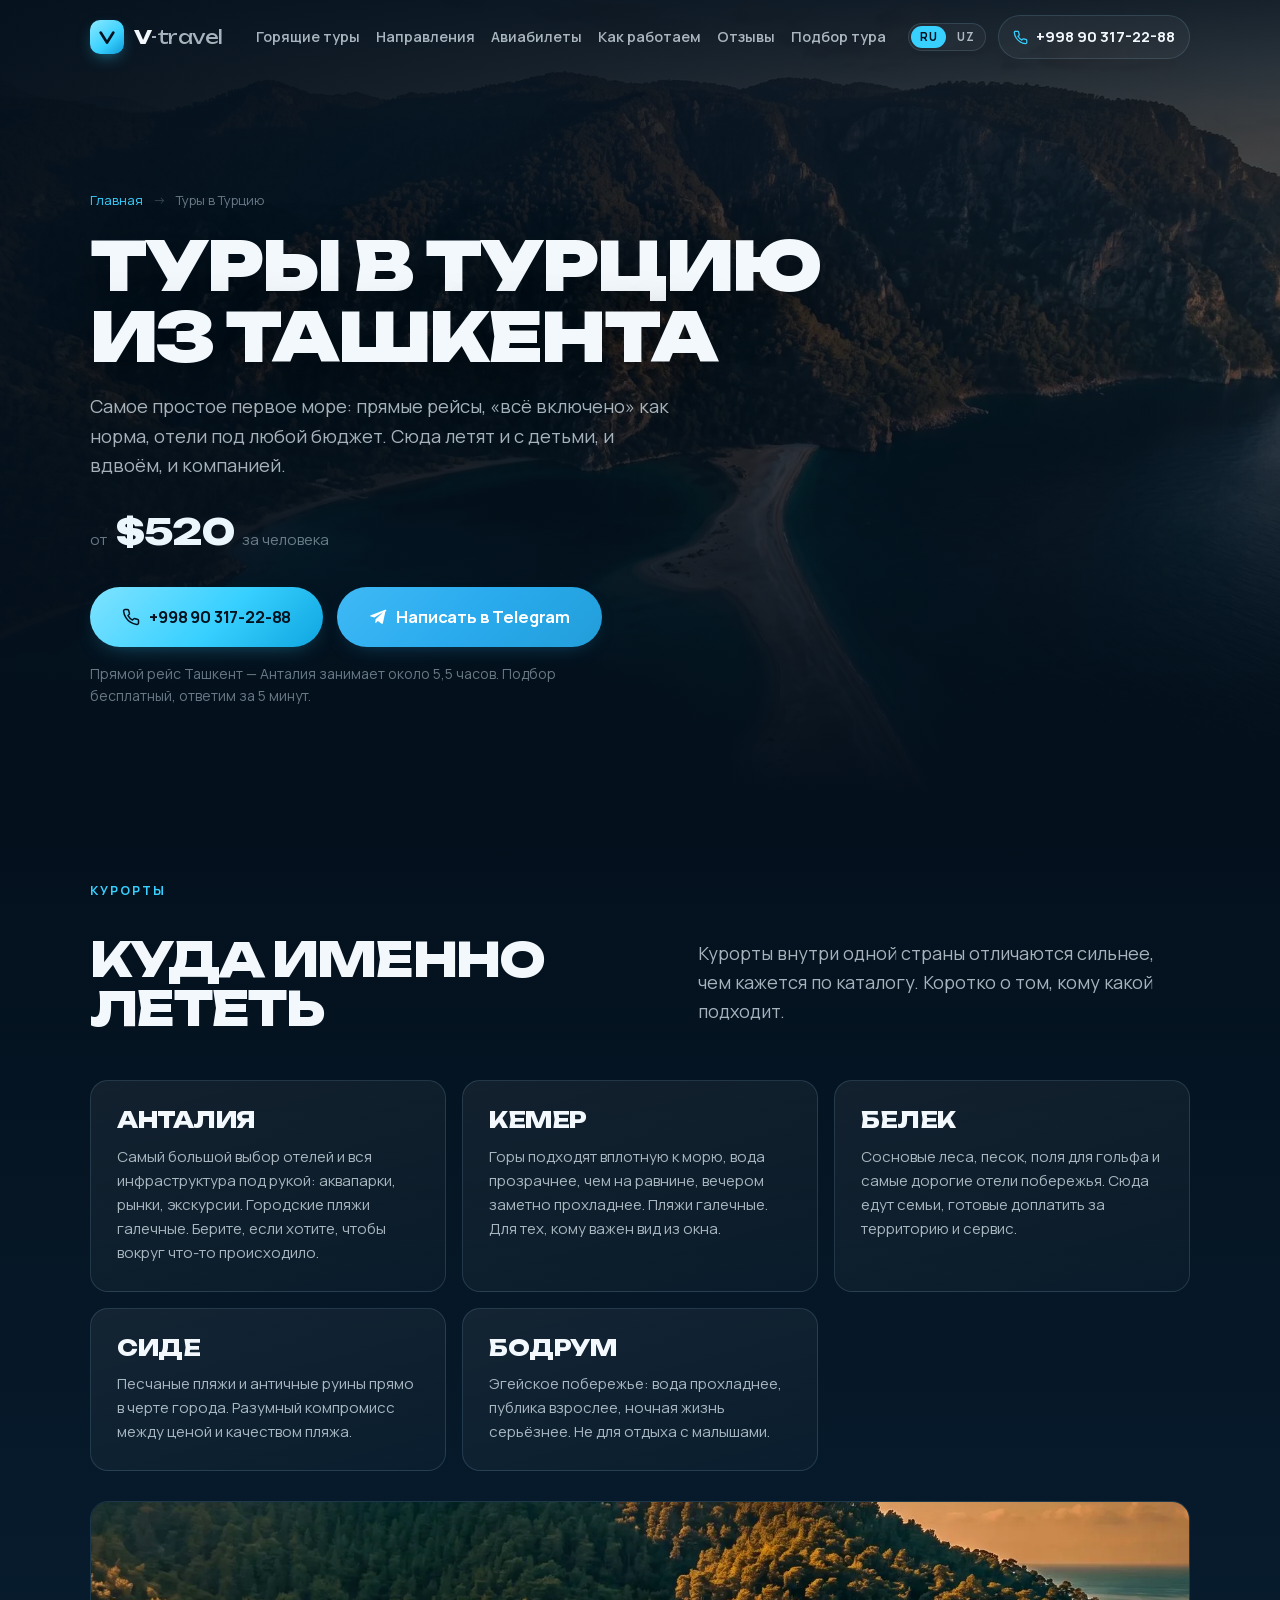
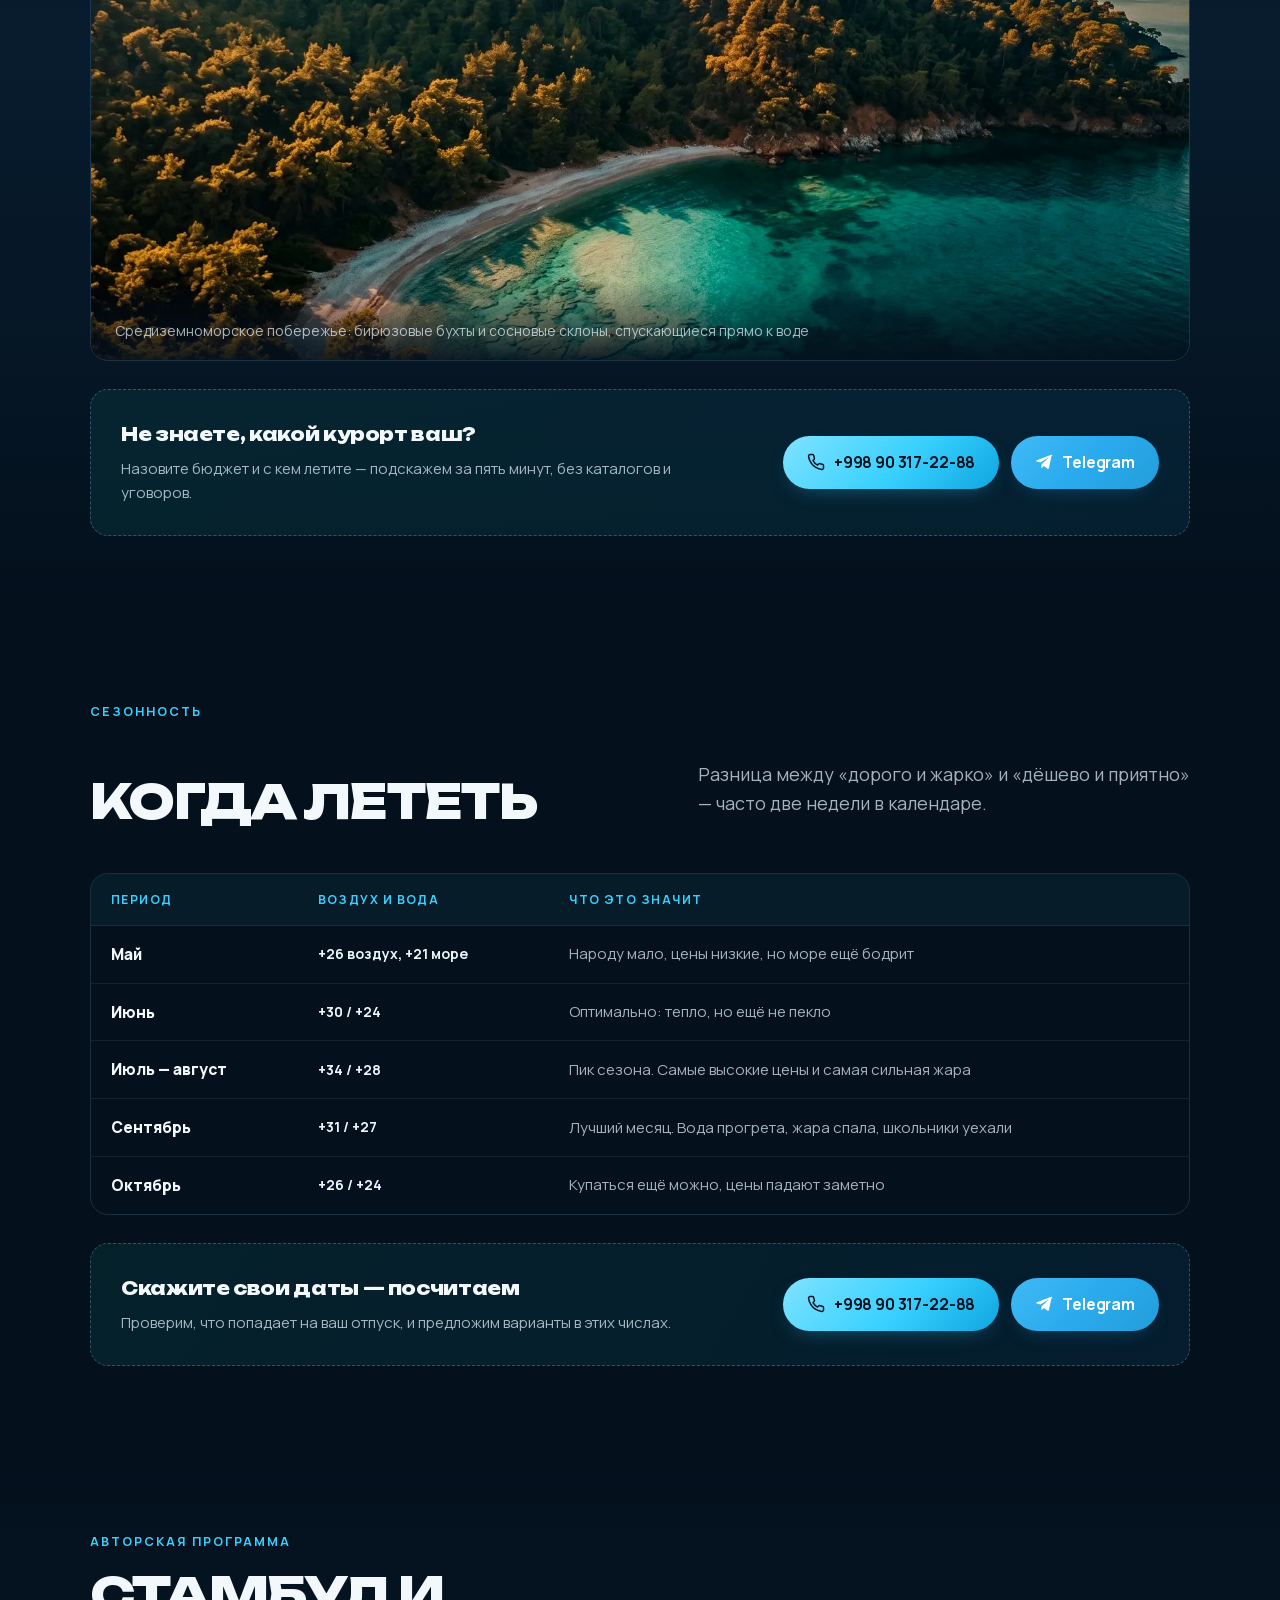
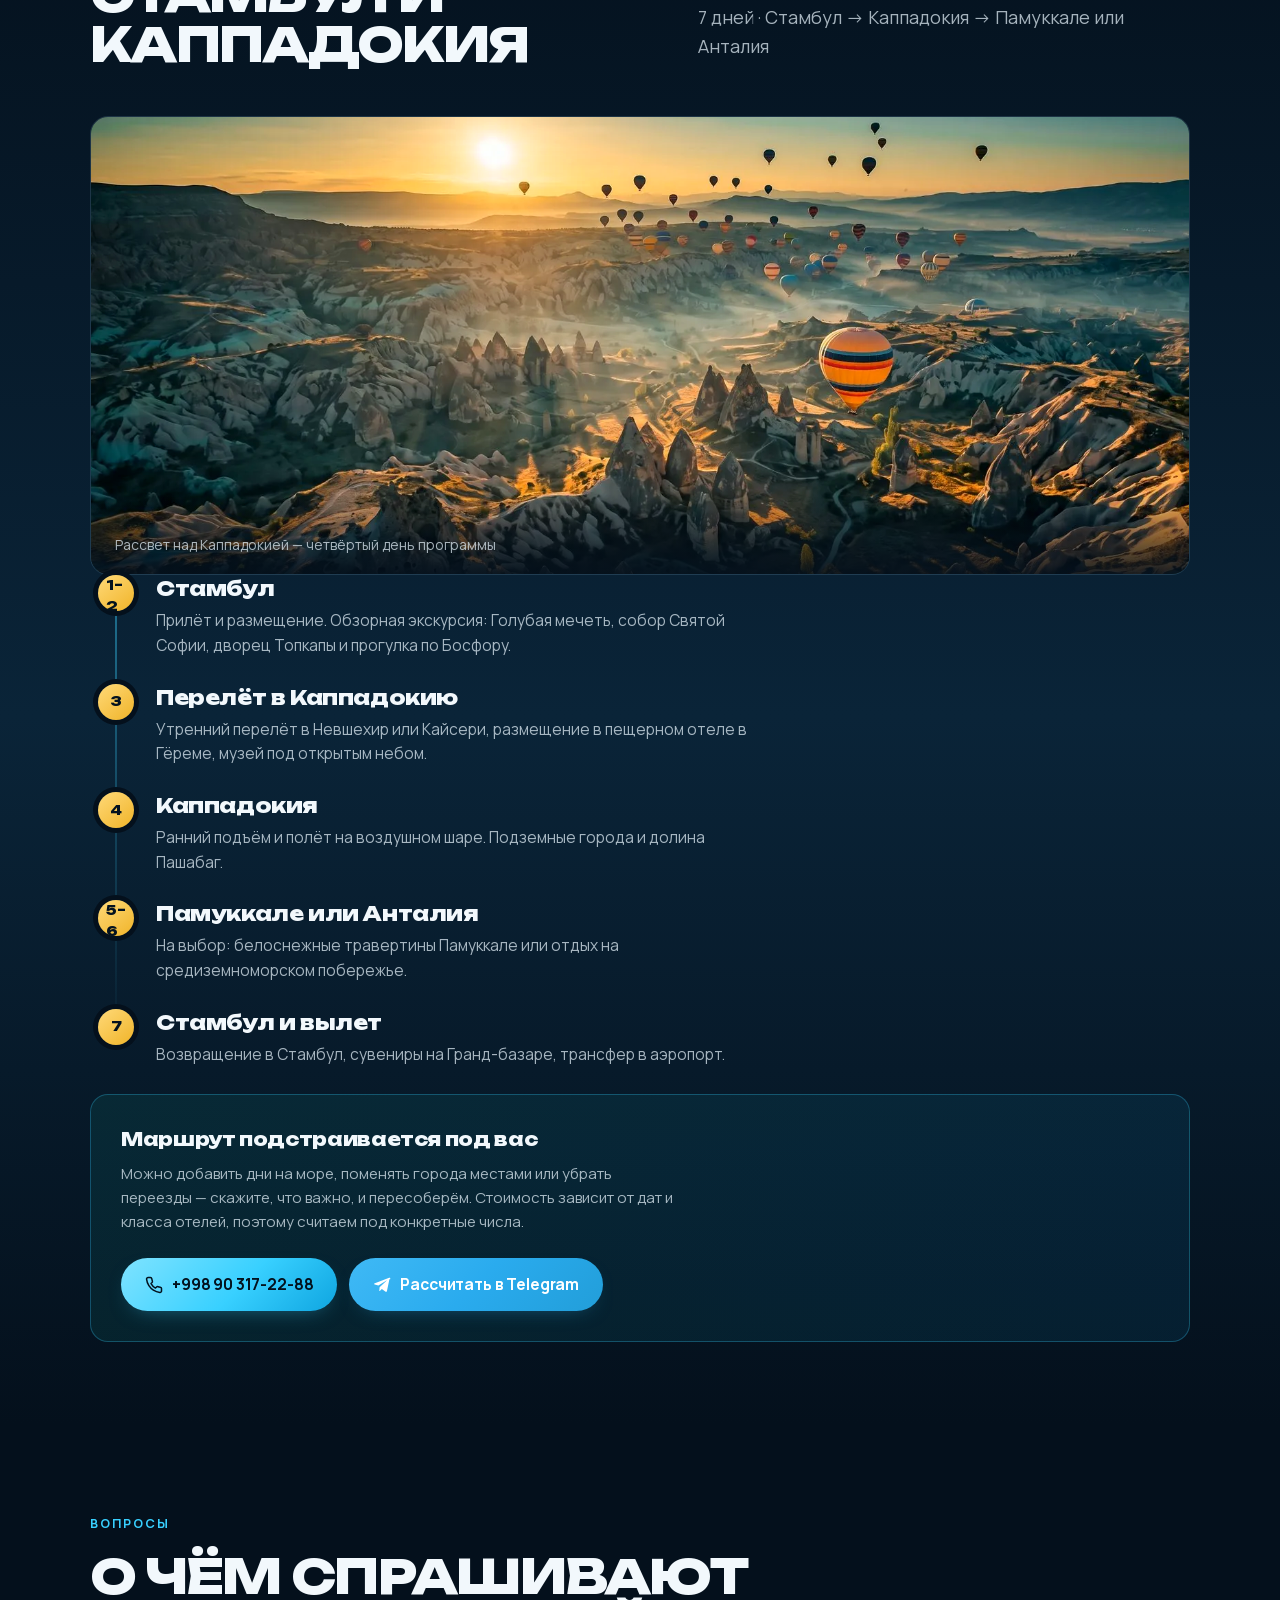
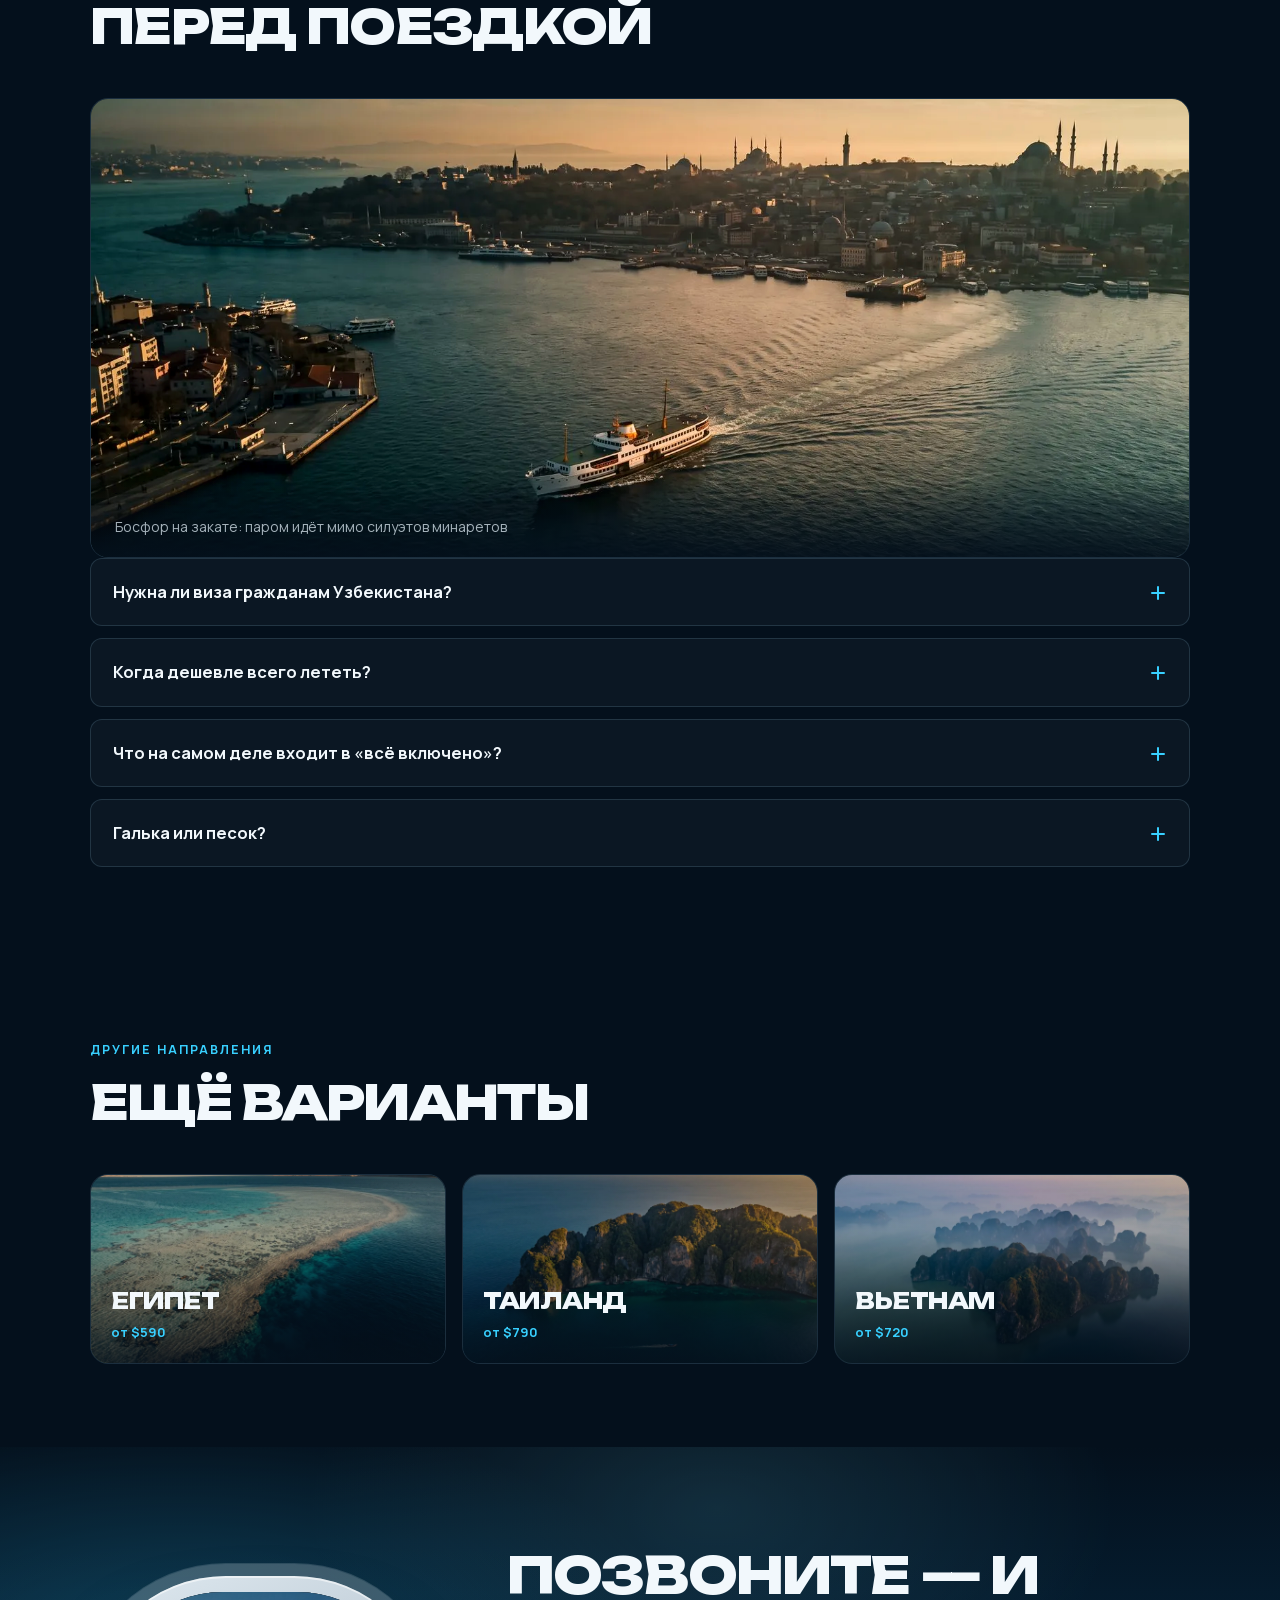
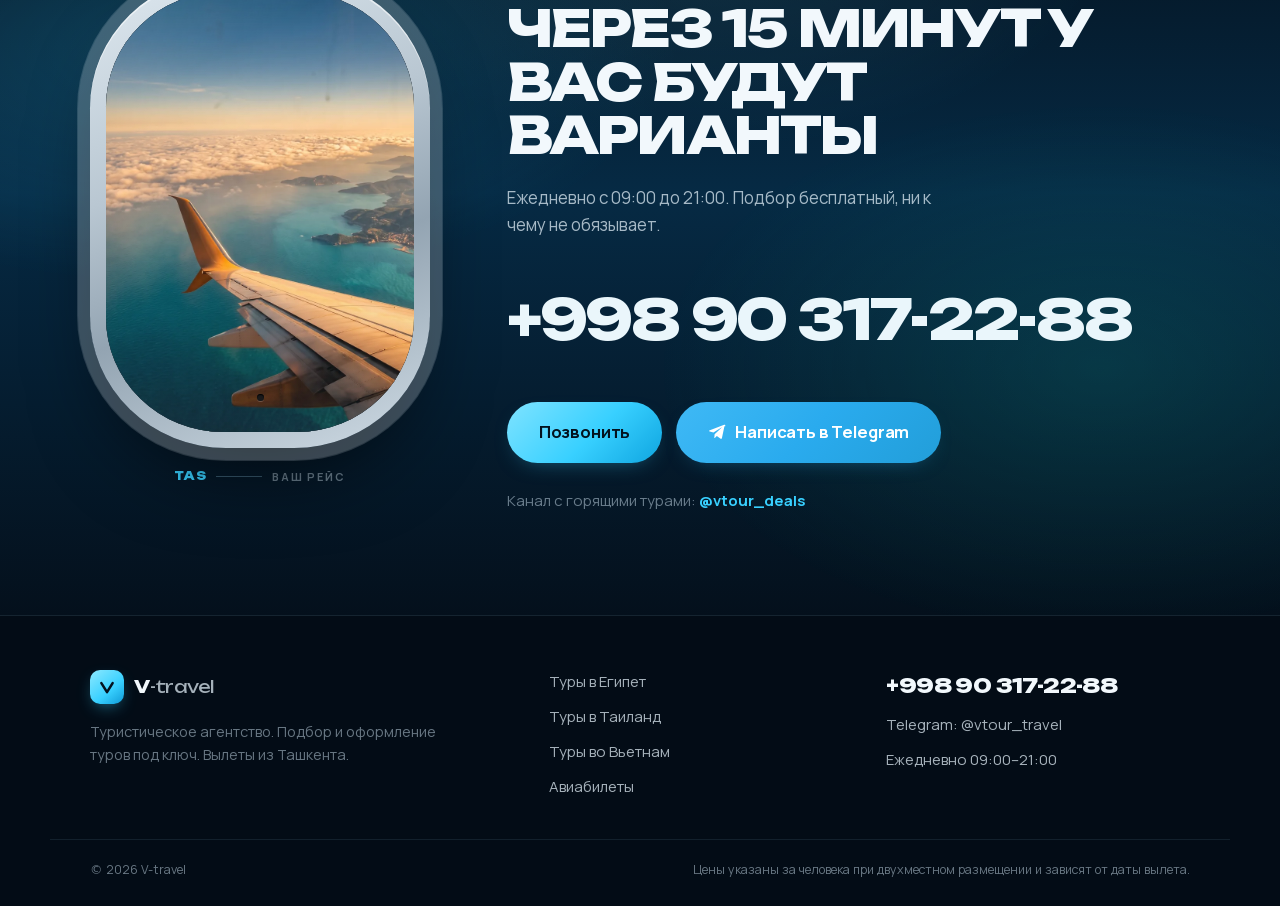
<file: turciya/index.html>
<!DOCTYPE html>
<html lang="ru">
<head>
<meta charset="UTF-8">
<meta name="viewport" content="width=device-width, initial-scale=1">
<title>Туры в Турцию из Ташкента — цены и авторские программы</title>
<meta name="description" content="Туры в Турцию из Ташкента от $520: какой курорт кому подходит, когда лететь, авторская программа по дням. Подбор за 15 минут, звоните +998 90 317-22-88.">
<meta name="theme-color" content="#04121f">
<link rel="alternate" hreflang="ru" href="https://v-travel.uz/turciya/">
<link rel="alternate" hreflang="uz" href="https://v-travel.uz/uz/turkiya/">
<link rel="alternate" hreflang="x-default" href="https://v-travel.uz/turciya/">
<link rel="canonical" href="https://v-travel.uz/turciya/">

<meta property="og:type" content="website">
<meta property="og:site_name" content="V-travel">
<meta property="og:locale" content="ru_RU">
<meta property="og:url" content="https://v-travel.uz/turciya/">
<meta property="og:title" content="Туры в Турцию из Ташкента">
<meta property="og:description" content="Туры в Турцию из Ташкента от $520: какой курорт кому подходит, когда лететь, авторская программа по дням. Подбор за 15 минут, звоните +998 90 317-22-88.">
<meta property="og:image" content="https://v-travel.uz/assets/img/og-turciya-v2.jpg">
<meta property="og:image:width" content="1200">
<meta property="og:image:height" content="630">
<meta property="og:image:alt" content="Туры в Турцию из Ташкента — цены и авторские программы">

<link rel="icon" href="data:image/svg+xml,%3Csvg xmlns='http://www.w3.org/2000/svg' viewBox='0 0 64 64'%3E%3Crect width='64' height='64' rx='14' fill='%23061c2e'/%3E%3Cpath d='M16 20l16 26 16-26' fill='none' stroke='%2338d0ff' stroke-width='7' stroke-linecap='round' stroke-linejoin='round'/%3E%3C/svg%3E">
<link rel="preload" href="/assets/fonts/unbounded-900.woff2" as="font" type="font/woff2" crossorigin>
<link rel="preload" href="/assets/fonts/manrope-400.woff2" as="font" type="font/woff2" crossorigin>
<link rel="preload" href="/assets/img/dest-turkey.webp" as="image" fetchpriority="high">
<link rel="stylesheet" href="/css/fonts.css">
<link rel="stylesheet" href="/css/styles.css">
<link rel="stylesheet" href="/css/pages.css">
<script>document.documentElement.classList.add('js');</script>

<script type="application/ld+json">
{
  "@context": "https://schema.org",
  "@graph": [
    {
      "@type": "BreadcrumbList",
      "itemListElement": [
        {
          "@type": "ListItem",
          "position": 1,
          "name": "Главная",
          "item": "https://v-travel.uz/"
        },
        {
          "@type": "ListItem",
          "position": 2,
          "name": "Туры в Турцию",
          "item": "https://v-travel.uz/turciya/"
        }
      ]
    },
    {
      "@type": "FAQPage",
      "mainEntity": [
        {
          "@type": "Question",
          "name": "Нужна ли виза гражданам Узбекистана?",
          "acceptedAnswer": {
            "@type": "Answer",
            "text": "Правила въезда меняются, поэтому мы всегда проверяем их на конкретную дату вылета перед бронированием. Напишите или позвоните — уточним актуальные условия и, если нужны документы, поможем их собрать."
          }
        },
        {
          "@type": "Question",
          "name": "Когда дешевле всего лететь?",
          "acceptedAnswer": {
            "@type": "Answer",
            "text": "В мае и октябре. Цены на те же отели ниже пиковых, а море уже или ещё пригодно для купания. Если даты не привязаны к отпуску, разница бывает существенной."
          }
        },
        {
          "@type": "Question",
          "name": "Что на самом деле входит в «всё включено»?",
          "acceptedAnswer": {
            "@type": "Answer",
            "text": "У разных отелей это разные вещи: где-то местный алкоголь и три приёма пищи, где-то ещё и снеки, мороженое, а-ля карт рестораны. Мы разбираем состав до бронирования, чтобы на месте не оказалось, что половина — за отдельные деньги."
          }
        },
        {
          "@type": "Question",
          "name": "Галька или песок?",
          "acceptedAnswer": {
            "@type": "Answer",
            "text": "В Кемере и большей части Анталии — галька, в Сиде и Белеке — песок. Если едете с маленьким ребёнком, это принципиально: скажите, и мы подберём отель с песчаным входом."
          }
        }
      ]
    }
  ]
}
</script>
</head>
<body>

<a class="skip-link" href="#main">К основному содержимому</a>

<header class="header" id="header">
  <div class="shell header__inner">
    <a href="/" class="logo" aria-label="V-travel, на главную">
      <span class="logo__mark" aria-hidden="true">
        <svg viewBox="0 0 32 32" width="20" height="20"><path d="M6 9l10 16L26 9" fill="none" stroke="currentColor" stroke-width="4.5" stroke-linecap="round" stroke-linejoin="round"/></svg>
      </span>
      <span class="logo__text">V<span>-travel</span></span>
    </a>

    <nav class="nav" id="nav" aria-label="Основная навигация">
      <a href="/#hot" class="nav__link">Горящие туры</a>
      <a href="/#dest" class="nav__link">Направления</a>
      <a href="/#tickets" class="nav__link">Авиабилеты</a>
      <a href="/#how" class="nav__link">Как работаем</a>
      <a href="/#reviews" class="nav__link">Отзывы</a>
      <a href="/#pick" class="nav__link">Подбор тура</a>
      <div class="nav__mobile-actions">
        <a href="tel:+998903172288" class="btn btn--ghost btn--block">+998 90 317-22-88</a>
        <a href="https://t.me/vtour_travel" target="_blank" rel="noopener" class="btn btn--tg btn--block">Написать в Telegram</a>
      </div>
    </nav>

    <div class="header__actions">
      <div class="langswitch" role="group" aria-label="Язык">
        <span class="langswitch__item is-active" aria-current="true">RU</span>
        <a class="langswitch__item" href="https://v-travel.uz/uz/turkiya/" hreflang="uz" lang="uz">UZ</a>
      </div>
      <a href="tel:+998903172288" class="header__phone" data-goal="call">
        <svg viewBox="0 0 24 24" width="15" height="15" fill="none" stroke="currentColor" stroke-width="2" stroke-linecap="round" stroke-linejoin="round" aria-hidden="true"><path d="M22 16.9v3a2 2 0 01-2.2 2 19.8 19.8 0 01-8.6-3.1 19.5 19.5 0 01-6-6 19.8 19.8 0 01-3.1-8.7A2 2 0 014.1 2h3a2 2 0 012 1.7c.1 1 .3 2 .7 2.9a2 2 0 01-.4 2.1L8 10.1a16 16 0 006 6l1.4-1.4a2 2 0 012.1-.4c.9.4 1.9.6 2.9.7a2 2 0 011.7 2"/></svg>
        <span>+998 90 317-22-88</span>
      </a>
      <button class="burger" id="burger" aria-label="Меню" aria-expanded="false" aria-controls="nav">
        <span></span><span></span><span></span>
      </button>
    </div>
  </div>
</header>

<main id="main">

  <section class="phero">
    <div class="phero__media" aria-hidden="true">
      <img src="/assets/img/dest-turkey.webp" alt="" width="1500" height="952" fetchpriority="high">
      <div class="phero__scrim"></div>
    </div>
    <div class="shell phero__inner">
      <nav class="crumbs" aria-label="Хлебные крошки">
        <a href="/">Главная</a><span aria-hidden="true">→</span><span>Туры в Турцию</span>
      </nav>
      <h1>Туры в Турцию<br>из Ташкента</h1>
      <p class="phero__lead">Самое простое первое море: прямые рейсы, «всё включено» как норма, отели под любой бюджет. Сюда летят и с детьми, и вдвоём, и компанией.</p>
      <p class="phero__price">от <strong>$520</strong> за человека</p>
      <div class="phero__cta">
        <a href="tel:+998903172288" class="btn btn--primary btn--lg" data-goal="call"><svg viewBox="0 0 24 24" width="18" height="18" fill="none" stroke="currentColor" stroke-width="2" stroke-linecap="round" stroke-linejoin="round" aria-hidden="true"><path d="M22 16.9v3a2 2 0 01-2.2 2 19.8 19.8 0 01-8.6-3.1 19.5 19.5 0 01-6-6 19.8 19.8 0 01-3.1-8.7A2 2 0 014.1 2h3a2 2 0 012 1.7c.1 1 .3 2 .7 2.9a2 2 0 01-.4 2.1L8 10.1a16 16 0 006 6l1.4-1.4a2 2 0 012.1-.4c.9.4 1.9.6 2.9.7a2 2 0 011.7 2"/></svg>+998 90 317-22-88</a>
        <a href="https://t.me/vtour_travel?text=%D0%97%D0%B4%D1%80%D0%B0%D0%B2%D1%81%D1%82%D0%B2%D1%83%D0%B9%D1%82%D0%B5%21%20%D0%98%D0%BD%D1%82%D0%B5%D1%80%D0%B5%D1%81%D1%83%D1%8E%D1%82%20%D1%82%D1%83%D1%80%D1%8B%20%D0%B2%20%D0%A2%D1%83%D1%80%D1%86%D0%B8%D1%8E%20%D0%B8%D0%B7%20%D0%A2%D0%B0%D1%88%D0%BA%D0%B5%D0%BD%D1%82%D0%B0." target="_blank" rel="noopener" class="btn btn--tg btn--lg" data-goal="telegram"><svg viewBox="0 0 24 24" width="18" height="18" fill="currentColor" aria-hidden="true"><path d="M21.9 4.3L18.6 20c-.2 1.1-.9 1.4-1.8.9l-5-3.7-2.4 2.3c-.3.3-.5.5-1 .5l.4-5.1L18 6.4c.4-.4-.1-.6-.6-.2L7.2 12.7l-4.9-1.5c-1.1-.3-1.1-1 .2-1.5l19.1-7.4c.9-.3 1.7.2 1.4 2z"/></svg>Написать в Telegram</a>
      </div>
      <p class="phero__note">Прямой рейс Ташкент — Анталия занимает около 5,5 часов. Подбор бесплатный, ответим за 5 минут.</p>
    </div>
  </section>

  <section class="section section--resorts">
    <div class="shell">
      <header class="sec-head reveal">
        <p class="sec-kicker">Курорты</p>
        <h2 class="sec-title">Куда именно<br>лететь</h2>
        <p class="sec-lead">Курорты внутри одной страны отличаются сильнее, чем кажется по каталогу. Коротко о том, кому какой подходит.</p>
      </header>
      <div class="resorts">
        <article class="resort reveal">
          <h3>Анталия</h3>
          <p>Самый большой выбор отелей и вся инфраструктура под рукой: аквапарки, рынки, экскурсии. Городские пляжи галечные. Берите, если хотите, чтобы вокруг что-то происходило.</p>
        </article>
        <article class="resort reveal">
          <h3>Кемер</h3>
          <p>Горы подходят вплотную к морю, вода прозрачнее, чем на равнине, вечером заметно прохладнее. Пляжи галечные. Для тех, кому важен вид из окна.</p>
        </article>
        <article class="resort reveal">
          <h3>Белек</h3>
          <p>Сосновые леса, песок, поля для гольфа и самые дорогие отели побережья. Сюда едут семьи, готовые доплатить за территорию и сервис.</p>
        </article>
        <article class="resort reveal">
          <h3>Сиде</h3>
          <p>Песчаные пляжи и античные руины прямо в черте города. Разумный компромисс между ценой и качеством пляжа.</p>
        </article>
        <article class="resort reveal">
          <h3>Бодрум</h3>
          <p>Эгейское побережье: вода прохладнее, публика взрослее, ночная жизнь серьёзнее. Не для отдыха с малышами.</p>
        </article>
      </div>
      <figure class="photoband reveal">
        <img src="/assets/img/turciya-buhta.webp" alt="Средиземноморское побережье: бирюзовые бухты и сосновые склоны, спускающиеся прямо к воде" width="1600" height="900" loading="lazy">
        <figcaption>Средиземноморское побережье: бирюзовые бухты и сосновые склоны, спускающиеся прямо к воде</figcaption>
      </figure>
      <div class="inline-cta reveal">
        <div>
          <p class="inline-cta__title">Не знаете, какой курорт ваш?</p>
          <p class="inline-cta__text">Назовите бюджет и с кем летите — подскажем за пять минут, без каталогов и уговоров.</p>
        </div>
        <div class="inline-cta__actions">
          <a href="tel:+998903172288" class="btn btn--primary" data-goal="call"><svg viewBox="0 0 24 24" width="18" height="18" fill="none" stroke="currentColor" stroke-width="2" stroke-linecap="round" stroke-linejoin="round" aria-hidden="true"><path d="M22 16.9v3a2 2 0 01-2.2 2 19.8 19.8 0 01-8.6-3.1 19.5 19.5 0 01-6-6 19.8 19.8 0 01-3.1-8.7A2 2 0 014.1 2h3a2 2 0 012 1.7c.1 1 .3 2 .7 2.9a2 2 0 01-.4 2.1L8 10.1a16 16 0 006 6l1.4-1.4a2 2 0 012.1-.4c.9.4 1.9.6 2.9.7a2 2 0 011.7 2"/></svg>+998 90 317-22-88</a>
          <a href="https://t.me/vtour_travel?text=%D0%97%D0%B4%D1%80%D0%B0%D0%B2%D1%81%D1%82%D0%B2%D1%83%D0%B9%D1%82%D0%B5%21%20%D0%9F%D0%BE%D0%BC%D0%BE%D0%B3%D0%B8%D1%82%D0%B5%20%D0%B2%D1%8B%D0%B1%D1%80%D0%B0%D1%82%D1%8C%20%D0%BA%D1%83%D1%80%D0%BE%D1%80%D1%82%20%D0%B2%20%D0%A2%D1%83%D1%80%D1%86%D0%B8%D1%8E.%20%D0%9B%D0%B5%D1%87%D1%83%20" target="_blank" rel="noopener" class="btn btn--tg" data-goal="telegram"><svg viewBox="0 0 24 24" width="18" height="18" fill="currentColor" aria-hidden="true"><path d="M21.9 4.3L18.6 20c-.2 1.1-.9 1.4-1.8.9l-5-3.7-2.4 2.3c-.3.3-.5.5-1 .5l.4-5.1L18 6.4c.4-.4-.1-.6-.6-.2L7.2 12.7l-4.9-1.5c-1.1-.3-1.1-1 .2-1.5l19.1-7.4c.9-.3 1.7.2 1.4 2z"/></svg>Telegram</a>
        </div>
      </div>
    </div>
  </section>

  <section class="section section--seasons">
    <div class="shell">
      <header class="sec-head reveal">
        <p class="sec-kicker">Сезонность</p>
        <h2 class="sec-title">Когда лететь</h2>
        <p class="sec-lead">Разница между «дорого и жарко» и «дёшево и приятно» — часто две недели в календаре.</p>
      </header>
      <div class="season reveal">
        <table>
          <thead>
            <tr><th scope="col">Период</th><th scope="col">Воздух и вода</th><th scope="col">Что это значит</th></tr>
          </thead>
          <tbody>
          <tr>
            <th scope="row">Май</th>
            <td class="season__temp">+26 воздух, +21 море</td>
            <td>Народу мало, цены низкие, но море ещё бодрит</td>
          </tr>
          <tr>
            <th scope="row">Июнь</th>
            <td class="season__temp">+30 / +24</td>
            <td>Оптимально: тепло, но ещё не пекло</td>
          </tr>
          <tr>
            <th scope="row">Июль — август</th>
            <td class="season__temp">+34 / +28</td>
            <td>Пик сезона. Самые высокие цены и самая сильная жара</td>
          </tr>
          <tr>
            <th scope="row">Сентябрь</th>
            <td class="season__temp">+31 / +27</td>
            <td>Лучший месяц. Вода прогрета, жара спала, школьники уехали</td>
          </tr>
          <tr>
            <th scope="row">Октябрь</th>
            <td class="season__temp">+26 / +24</td>
            <td>Купаться ещё можно, цены падают заметно</td>
          </tr>
          </tbody>
        </table>
      </div>
      <div class="inline-cta reveal">
        <div>
          <p class="inline-cta__title">Скажите свои даты — посчитаем</p>
          <p class="inline-cta__text">Проверим, что попадает на ваш отпуск, и предложим варианты в этих числах.</p>
        </div>
        <div class="inline-cta__actions">
          <a href="tel:+998903172288" class="btn btn--primary" data-goal="call"><svg viewBox="0 0 24 24" width="18" height="18" fill="none" stroke="currentColor" stroke-width="2" stroke-linecap="round" stroke-linejoin="round" aria-hidden="true"><path d="M22 16.9v3a2 2 0 01-2.2 2 19.8 19.8 0 01-8.6-3.1 19.5 19.5 0 01-6-6 19.8 19.8 0 01-3.1-8.7A2 2 0 014.1 2h3a2 2 0 012 1.7c.1 1 .3 2 .7 2.9a2 2 0 01-.4 2.1L8 10.1a16 16 0 006 6l1.4-1.4a2 2 0 012.1-.4c.9.4 1.9.6 2.9.7a2 2 0 011.7 2"/></svg>+998 90 317-22-88</a>
          <a href="https://t.me/vtour_travel?text=%D0%97%D0%B4%D1%80%D0%B0%D0%B2%D1%81%D1%82%D0%B2%D1%83%D0%B9%D1%82%D0%B5%21%20%D0%A5%D0%BE%D1%87%D1%83%20%D0%B2%20%D0%A2%D1%83%D1%80%D1%86%D0%B8%D1%8E.%20%D0%9C%D0%BE%D0%B8%20%D0%B4%D0%B0%D1%82%D1%8B%3A%20" target="_blank" rel="noopener" class="btn btn--tg" data-goal="telegram"><svg viewBox="0 0 24 24" width="18" height="18" fill="currentColor" aria-hidden="true"><path d="M21.9 4.3L18.6 20c-.2 1.1-.9 1.4-1.8.9l-5-3.7-2.4 2.3c-.3.3-.5.5-1 .5l.4-5.1L18 6.4c.4-.4-.1-.6-.6-.2L7.2 12.7l-4.9-1.5c-1.1-.3-1.1-1 .2-1.5l19.1-7.4c.9-.3 1.7.2 1.4 2z"/></svg>Telegram</a>
        </div>
      </div>
    </div>
  </section>

  <section class="section section--tours" id="program">
    <div class="shell">
      <header class="sec-head reveal">
        <p class="sec-kicker">Авторская программа</p>
        <h2 class="sec-title">Стамбул и Каппадокия</h2>
        <p class="sec-lead">7 дней · Стамбул → Каппадокия → Памуккале или Анталия</p>
      </header>
      <figure class="photoband reveal">
        <img src="/assets/img/turciya-kappadokiya.webp" alt="Рассвет над Каппадокией — четвёртый день программы" width="1600" height="900" loading="lazy">
        <figcaption>Рассвет над Каппадокией — четвёртый день программы</figcaption>
      </figure>
      <ol class="program">
        <li class="pday reveal">
          <div class="pday__mark"><span>1–2</span></div>
          <div class="pday__body">
            <h3>Стамбул</h3>
            <p>Прилёт и размещение. Обзорная экскурсия: Голубая мечеть, собор Святой Софии, дворец Топкапы и прогулка по Босфору.</p>
          </div>
        </li>
        <li class="pday reveal">
          <div class="pday__mark"><span>3</span></div>
          <div class="pday__body">
            <h3>Перелёт в Каппадокию</h3>
            <p>Утренний перелёт в Невшехир или Кайсери, размещение в пещерном отеле в Гёреме, музей под открытым небом.</p>
          </div>
        </li>
        <li class="pday reveal">
          <div class="pday__mark"><span>4</span></div>
          <div class="pday__body">
            <h3>Каппадокия</h3>
            <p>Ранний подъём и полёт на воздушном шаре. Подземные города и долина Пашабаг.</p>
          </div>
        </li>
        <li class="pday reveal">
          <div class="pday__mark"><span>5–6</span></div>
          <div class="pday__body">
            <h3>Памуккале или Анталия</h3>
            <p>На выбор: белоснежные травертины Памуккале или отдых на средиземноморском побережье.</p>
          </div>
        </li>
        <li class="pday reveal">
          <div class="pday__mark"><span>7</span></div>
          <div class="pday__body">
            <h3>Стамбул и вылет</h3>
            <p>Возвращение в Стамбул, сувениры на Гранд-базаре, трансфер в аэропорт.</p>
          </div>
        </li>
      </ol>
      <div class="inline-cta inline-cta--wide reveal">
        <div>
          <p class="inline-cta__title">Маршрут подстраивается под вас</p>
          <p class="inline-cta__text">Можно добавить дни на море, поменять города местами или убрать переезды — скажите, что важно, и пересоберём. Стоимость зависит от дат и класса отелей, поэтому считаем под конкретные числа.</p>
        </div>
        <div class="inline-cta__actions">
          <a href="tel:+998903172288" class="btn btn--primary" data-goal="call"><svg viewBox="0 0 24 24" width="18" height="18" fill="none" stroke="currentColor" stroke-width="2" stroke-linecap="round" stroke-linejoin="round" aria-hidden="true"><path d="M22 16.9v3a2 2 0 01-2.2 2 19.8 19.8 0 01-8.6-3.1 19.5 19.5 0 01-6-6 19.8 19.8 0 01-3.1-8.7A2 2 0 014.1 2h3a2 2 0 012 1.7c.1 1 .3 2 .7 2.9a2 2 0 01-.4 2.1L8 10.1a16 16 0 006 6l1.4-1.4a2 2 0 012.1-.4c.9.4 1.9.6 2.9.7a2 2 0 011.7 2"/></svg>+998 90 317-22-88</a>
          <a href="https://t.me/vtour_travel?text=%D0%97%D0%B4%D1%80%D0%B0%D0%B2%D1%81%D1%82%D0%B2%D1%83%D0%B9%D1%82%D0%B5%21%20%D0%98%D0%BD%D1%82%D0%B5%D1%80%D0%B5%D1%81%D1%83%D0%B5%D1%82%20%D0%B0%D0%B2%D1%82%D0%BE%D1%80%D1%81%D0%BA%D0%B0%D1%8F%20%D0%BF%D1%80%D0%BE%D0%B3%D1%80%D0%B0%D0%BC%D0%BC%D0%B0%20%C2%AB%D0%A1%D1%82%D0%B0%D0%BC%D0%B1%D1%83%D0%BB%20%D0%B8%20%D0%9A%D0%B0%D0%BF%D0%BF%D0%B0%D0%B4%D0%BE%D0%BA%D0%B8%D1%8F%C2%BB%20%287%20%D0%B4%D0%BD%D0%B5%D0%B9%20%C2%B7%20%D0%A1%D1%82%D0%B0%D0%BC%D0%B1%D1%83%D0%BB%20%E2%86%92%20%D0%9A%D0%B0%D0%BF%D0%BF%D0%B0%D0%B4%D0%BE%D0%BA%D0%B8%D1%8F%20%E2%86%92%20%D0%9F%D0%B0%D0%BC%D1%83%D0%BA%D0%BA%D0%B0%D0%BB%D0%B5%20%D0%B8%D0%BB%D0%B8%20%D0%90%D0%BD%D1%82%D0%B0%D0%BB%D0%B8%D1%8F%29.%20%D0%A0%D0%B0%D1%81%D1%81%D1%87%D0%B8%D1%82%D0%B0%D0%B9%D1%82%D0%B5%2C%20%D0%BF%D0%BE%D0%B6%D0%B0%D0%BB%D1%83%D0%B9%D1%81%D1%82%D0%B0%2C%20%D0%BD%D0%B0%20%D0%BC%D0%BE%D0%B8%20%D0%B4%D0%B0%D1%82%D1%8B." target="_blank" rel="noopener" class="btn btn--tg" data-goal="telegram"><svg viewBox="0 0 24 24" width="18" height="18" fill="currentColor" aria-hidden="true"><path d="M21.9 4.3L18.6 20c-.2 1.1-.9 1.4-1.8.9l-5-3.7-2.4 2.3c-.3.3-.5.5-1 .5l.4-5.1L18 6.4c.4-.4-.1-.6-.6-.2L7.2 12.7l-4.9-1.5c-1.1-.3-1.1-1 .2-1.5l19.1-7.4c.9-.3 1.7.2 1.4 2z"/></svg>Рассчитать в Telegram</a>
        </div>
      </div>
    </div>
  </section>

  <section class="section section--faq">
    <div class="shell">
      <header class="sec-head reveal">
        <p class="sec-kicker">Вопросы</p>
        <h2 class="sec-title">О чём спрашивают<br>перед поездкой</h2>
      </header>
      <figure class="photoband reveal">
        <img src="/assets/img/turciya-stambul.webp" alt="Босфор на закате: паром идёт мимо силуэтов минаретов" width="1600" height="900" loading="lazy">
        <figcaption>Босфор на закате: паром идёт мимо силуэтов минаретов</figcaption>
      </figure>
      <div class="faq">
        <details class="faq__item reveal" name="faq">
          <summary>Нужна ли виза гражданам Узбекистана?</summary>
          <p>Правила въезда меняются, поэтому мы всегда проверяем их на конкретную дату вылета перед бронированием. Напишите или позвоните — уточним актуальные условия и, если нужны документы, поможем их собрать.</p>
        </details>
        <details class="faq__item reveal" name="faq">
          <summary>Когда дешевле всего лететь?</summary>
          <p>В мае и октябре. Цены на те же отели ниже пиковых, а море уже или ещё пригодно для купания. Если даты не привязаны к отпуску, разница бывает существенной.</p>
        </details>
        <details class="faq__item reveal" name="faq">
          <summary>Что на самом деле входит в «всё включено»?</summary>
          <p>У разных отелей это разные вещи: где-то местный алкоголь и три приёма пищи, где-то ещё и снеки, мороженое, а-ля карт рестораны. Мы разбираем состав до бронирования, чтобы на месте не оказалось, что половина — за отдельные деньги.</p>
        </details>
        <details class="faq__item reveal" name="faq">
          <summary>Галька или песок?</summary>
          <p>В Кемере и большей части Анталии — галька, в Сиде и Белеке — песок. Если едете с маленьким ребёнком, это принципиально: скажите, и мы подберём отель с песчаным входом.</p>
        </details>
      </div>
    </div>
  </section>

  <section class="section section--other">
    <div class="shell">
      <header class="sec-head reveal">
        <p class="sec-kicker">Другие направления</p>
        <h2 class="sec-title">Ещё варианты</h2>
      </header>
      <div class="otherdests">
        <a class="otherdest" href="/egipet/">
          <img src="/assets/img/dest-egypt.webp" alt="Туры в Египет из Ташкента" width="1500" height="952" loading="lazy">
          <span>Египет<em>от $590</em></span>
        </a>
        <a class="otherdest" href="/tailand/">
          <img src="/assets/img/dest-thailand.webp" alt="Туры в Таиланд из Ташкента" width="1500" height="952" loading="lazy">
          <span>Таиланд<em>от $790</em></span>
        </a>
        <a class="otherdest" href="/vietnam/">
          <img src="/assets/img/dest-vietnam.webp" alt="Туры во Вьетнам из Ташкента" width="1500" height="952" loading="lazy">
          <span>Вьетнам<em>от $720</em></span>
        </a>
      </div>
    </div>
  </section>

  <section class="cta" id="contacts">
    <div class="cta__media" aria-hidden="true"><div class="cta__caustics"></div></div>
    <div class="shell cta__inner">
      <figure class="porthole reveal" aria-hidden="true">
        <span class="porthole__frame">
          <span class="porthole__glass">
            <img src="/assets/img/porthole-view.webp" alt="" width="820" height="1138" loading="lazy">
            <span class="porthole__glare"></span>
          </span>
        </span>
        <figcaption class="porthole__hud">
          <span>TAS</span>
          <span class="porthole__hud-line"></span>
          <span>ваш рейс</span>
        </figcaption>
      </figure>

      <div class="cta__text">
      <h2 class="cta__title reveal">Позвоните — и через 15 минут у вас будут варианты</h2>
      <p class="cta__lead reveal">Ежедневно с 09:00 до 21:00. Подбор бесплатный, ни к чему не обязывает.</p>
      <a href="tel:+998903172288" class="cta__phone reveal" data-goal="call">+998 90 317-22-88</a>
      <div class="cta__buttons reveal">
        <a href="tel:+998903172288" class="btn btn--primary btn--lg" data-goal="call">Позвонить</a>
        <a href="https://t.me/vtour_travel?text=%D0%97%D0%B4%D1%80%D0%B0%D0%B2%D1%81%D1%82%D0%B2%D1%83%D0%B9%D1%82%D0%B5%21%20%D0%98%D0%BD%D1%82%D0%B5%D1%80%D0%B5%D1%81%D1%83%D1%8E%D1%82%20%D1%82%D1%83%D1%80%D1%8B%20%D0%B2%20%D0%A2%D1%83%D1%80%D1%86%D0%B8%D1%8E." target="_blank" rel="noopener" class="btn btn--tg btn--lg" data-goal="telegram"><svg viewBox="0 0 24 24" width="18" height="18" fill="currentColor" aria-hidden="true"><path d="M21.9 4.3L18.6 20c-.2 1.1-.9 1.4-1.8.9l-5-3.7-2.4 2.3c-.3.3-.5.5-1 .5l.4-5.1L18 6.4c.4-.4-.1-.6-.6-.2L7.2 12.7l-4.9-1.5c-1.1-.3-1.1-1 .2-1.5l19.1-7.4c.9-.3 1.7.2 1.4 2z"/></svg>Написать в Telegram</a>
      </div>
      <p class="cta__extra reveal">Канал с горящими турами: <a href="https://t.me/vtour_deals" target="_blank" rel="noopener">@vtour_deals</a></p>
      </div>
    </div>
  </section>

</main>

<footer class="footer">
  <div class="shell footer__inner">
    <div class="footer__brand">
      <a href="/" class="logo logo--sm">
        <span class="logo__mark" aria-hidden="true">
          <svg viewBox="0 0 32 32" width="18" height="18"><path d="M6 9l10 16L26 9" fill="none" stroke="currentColor" stroke-width="4.5" stroke-linecap="round" stroke-linejoin="round"/></svg>
        </span>
        <span class="logo__text">V<span>-travel</span></span>
      </a>
      <p>Туристическое агентство. Подбор и оформление туров под ключ. Вылеты из Ташкента.</p>
    </div>

    <nav class="footer__nav" aria-label="Направления">
      <a href="/egipet/">Туры в Египет</a>
      <a href="/tailand/">Туры в Таиланд</a>
      <a href="/vietnam/">Туры во Вьетнам</a>
      <a href="/#tickets">Авиабилеты</a>
    </nav>

    <div class="footer__contacts">
      <a href="tel:+998903172288" class="footer__phone" data-goal="call">+998 90 317-22-88</a>
      <a href="https://t.me/vtour_travel" target="_blank" rel="noopener" data-goal="telegram">Telegram: @vtour_travel</a>
      <span>Ежедневно 09:00–21:00</span>
    </div>
  </div>
  <div class="shell footer__bottom">
    <span>© <span id="year">2026</span> V-travel</span>
    <span>Цены указаны за человека при двухместном размещении и зависят от даты вылета.</span>
  </div>
</footer>

<div class="actionbar" id="actionbar">
  <a href="tel:+998903172288" class="actionbar__btn actionbar__btn--call" data-goal="call"><svg viewBox="0 0 24 24" width="18" height="18" fill="none" stroke="currentColor" stroke-width="2" stroke-linecap="round" stroke-linejoin="round" aria-hidden="true"><path d="M22 16.9v3a2 2 0 01-2.2 2 19.8 19.8 0 01-8.6-3.1 19.5 19.5 0 01-6-6 19.8 19.8 0 01-3.1-8.7A2 2 0 014.1 2h3a2 2 0 012 1.7c.1 1 .3 2 .7 2.9a2 2 0 01-.4 2.1L8 10.1a16 16 0 006 6l1.4-1.4a2 2 0 012.1-.4c.9.4 1.9.6 2.9.7a2 2 0 011.7 2"/></svg>Позвонить</a>
  <a href="https://t.me/vtour_travel" target="_blank" rel="noopener" class="actionbar__btn actionbar__btn--tg" data-goal="telegram"><svg viewBox="0 0 24 24" width="18" height="18" fill="currentColor" aria-hidden="true"><path d="M21.9 4.3L18.6 20c-.2 1.1-.9 1.4-1.8.9l-5-3.7-2.4 2.3c-.3.3-.5.5-1 .5l.4-5.1L18 6.4c.4-.4-.1-.6-.6-.2L7.2 12.7l-4.9-1.5c-1.1-.3-1.1-1 .2-1.5l19.1-7.4c.9-.3 1.7.2 1.4 2z"/></svg>Telegram</a>
</div>

<a href="https://t.me/vtour_travel" target="_blank" rel="noopener" class="fab" id="fab" aria-label="Написать в Telegram" data-goal="telegram">
  <svg viewBox="0 0 24 24" width="18" height="18" fill="currentColor" aria-hidden="true"><path d="M21.9 4.3L18.6 20c-.2 1.1-.9 1.4-1.8.9l-5-3.7-2.4 2.3c-.3.3-.5.5-1 .5l.4-5.1L18 6.4c.4-.4-.1-.6-.6-.2L7.2 12.7l-4.9-1.5c-1.1-.3-1.1-1 .2-1.5l19.1-7.4c.9-.3 1.7.2 1.4 2z"/></svg>
  <span class="fab__label">Написать в Telegram</span>
</a>

<script src="/js/main.js"></script>
</body>
</html>
</file>
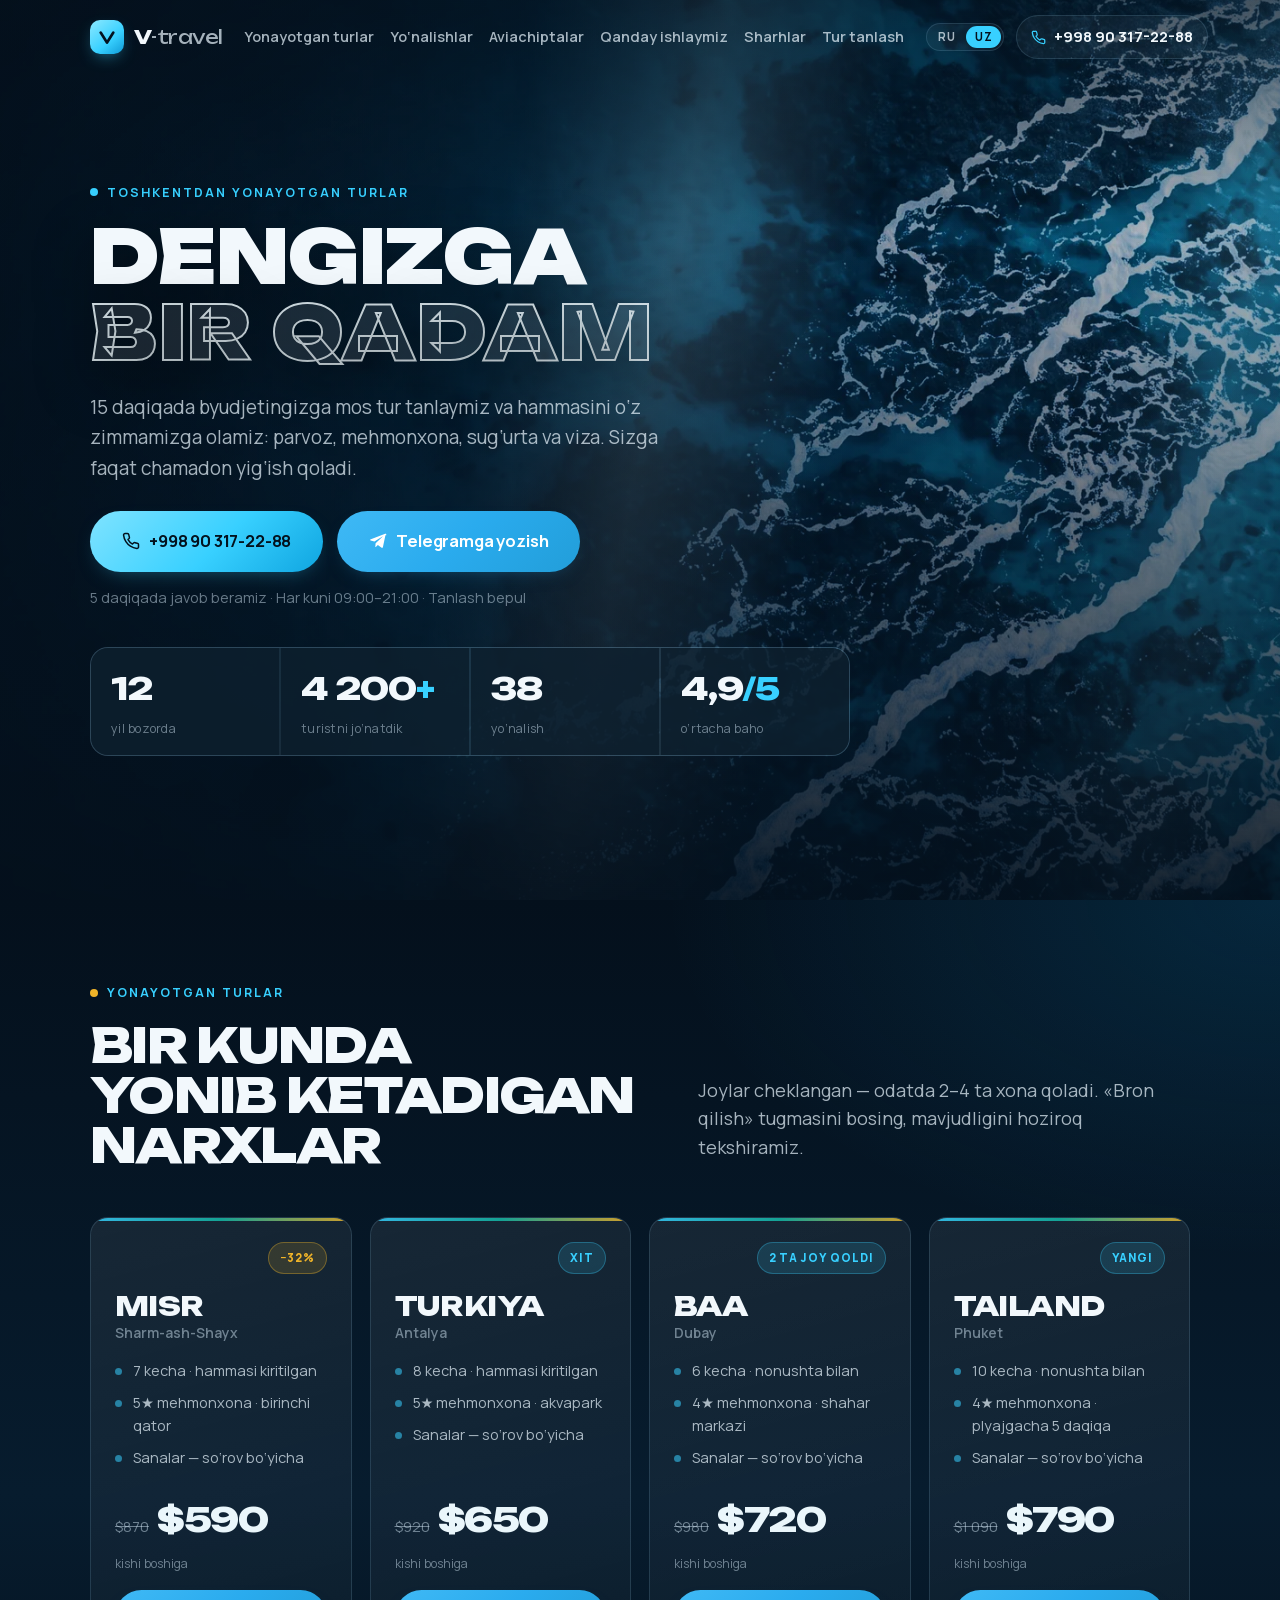
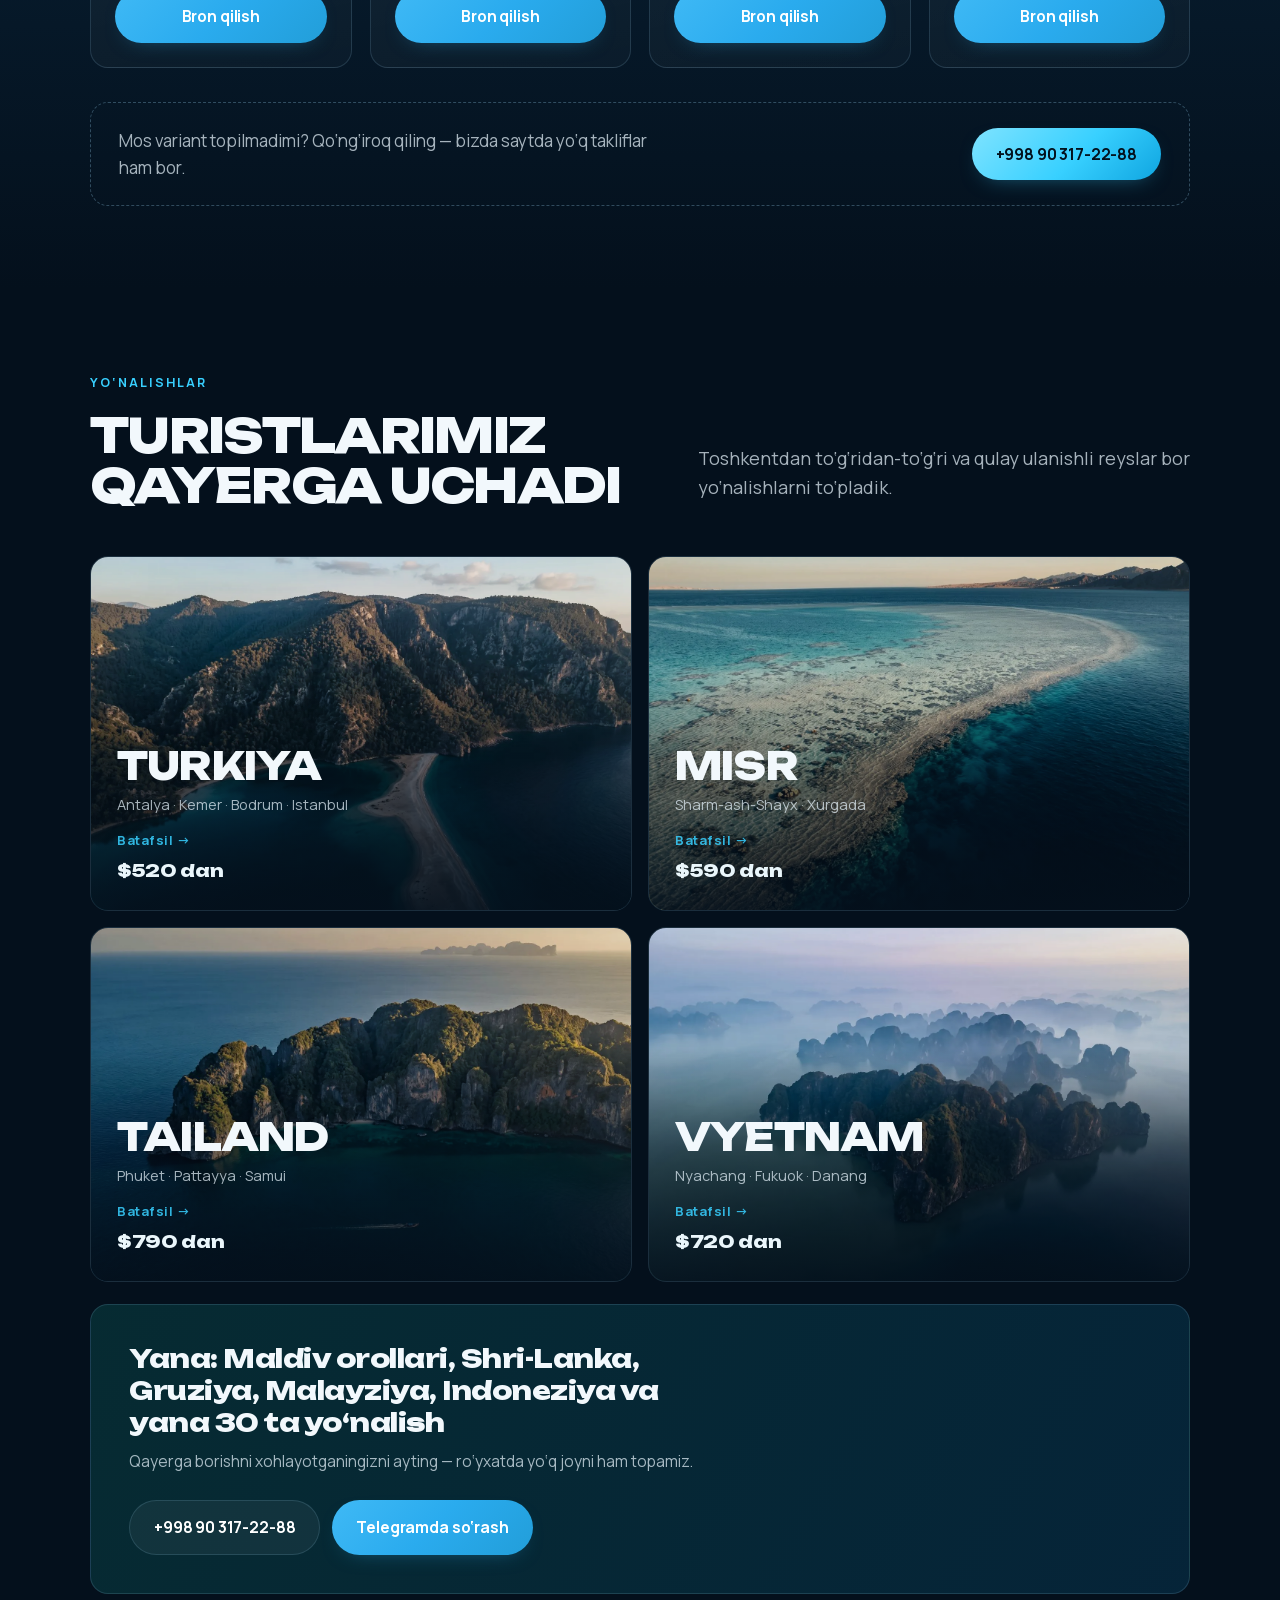
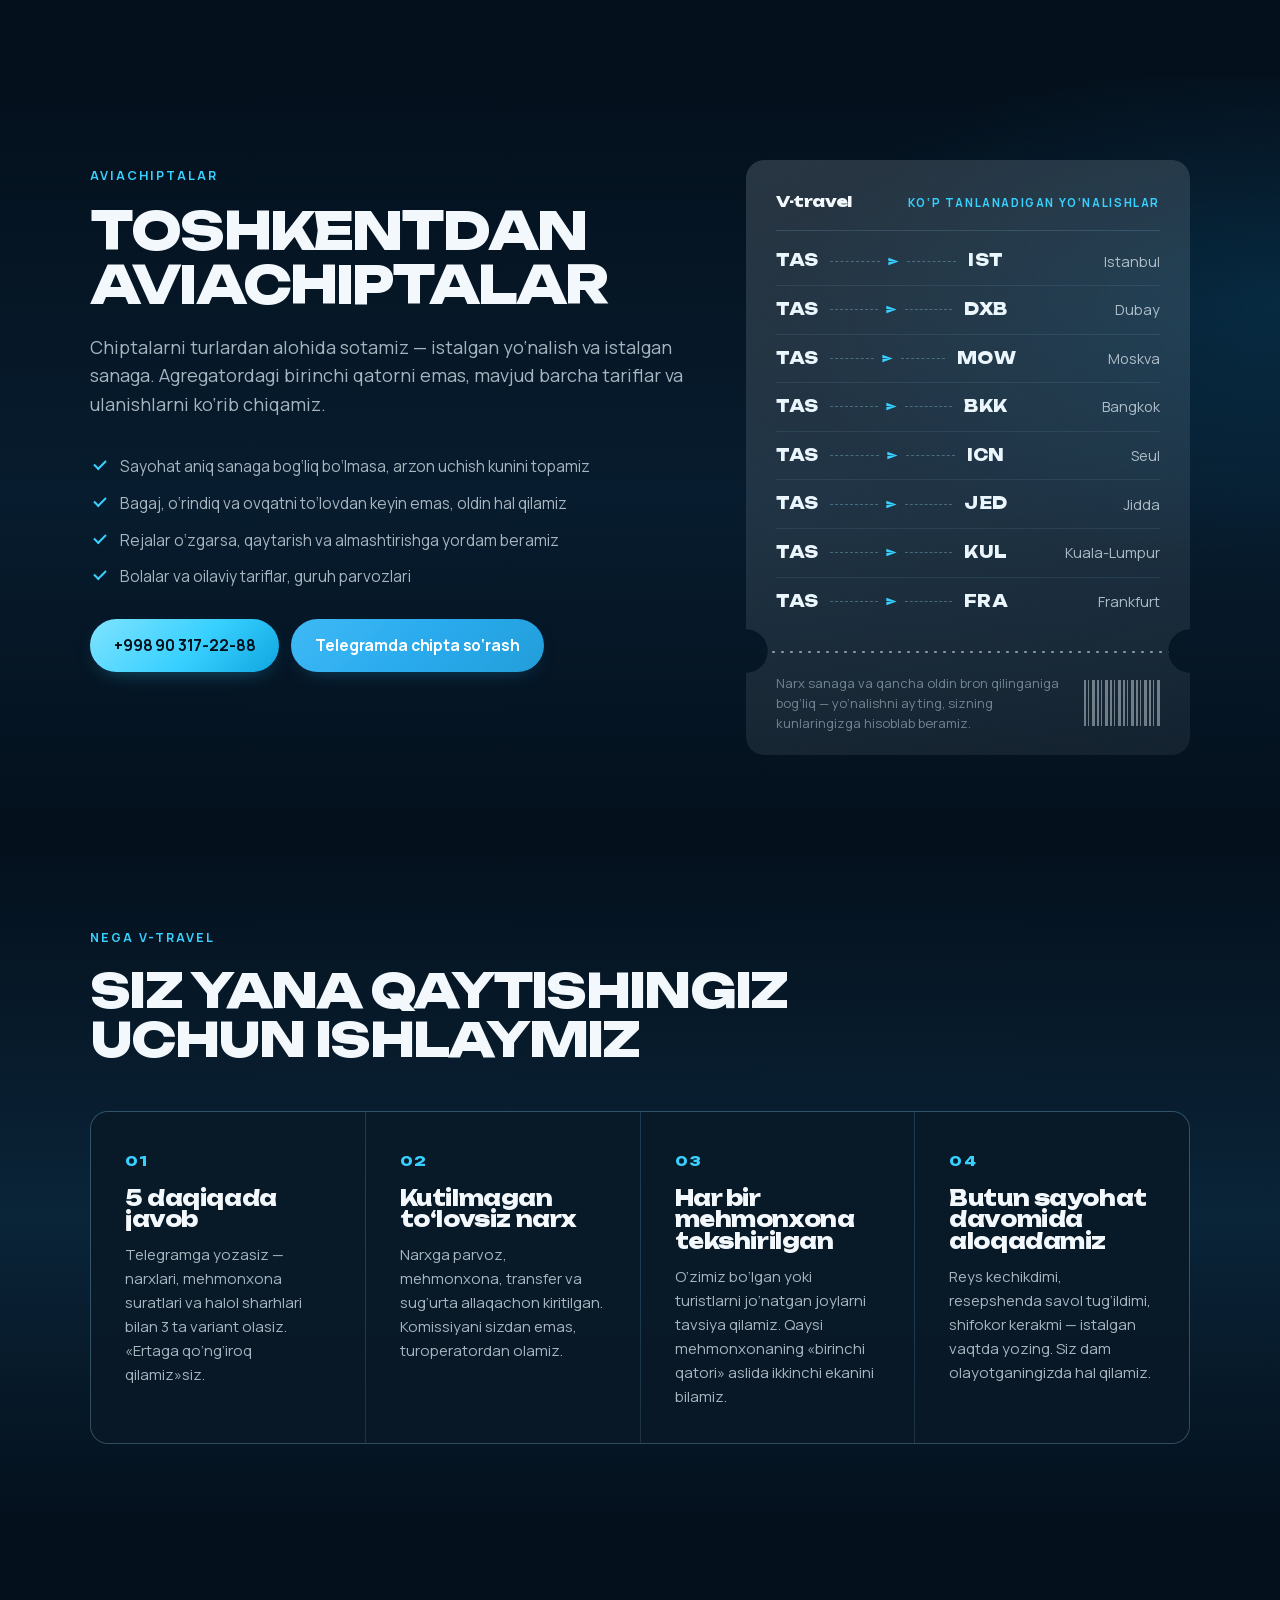
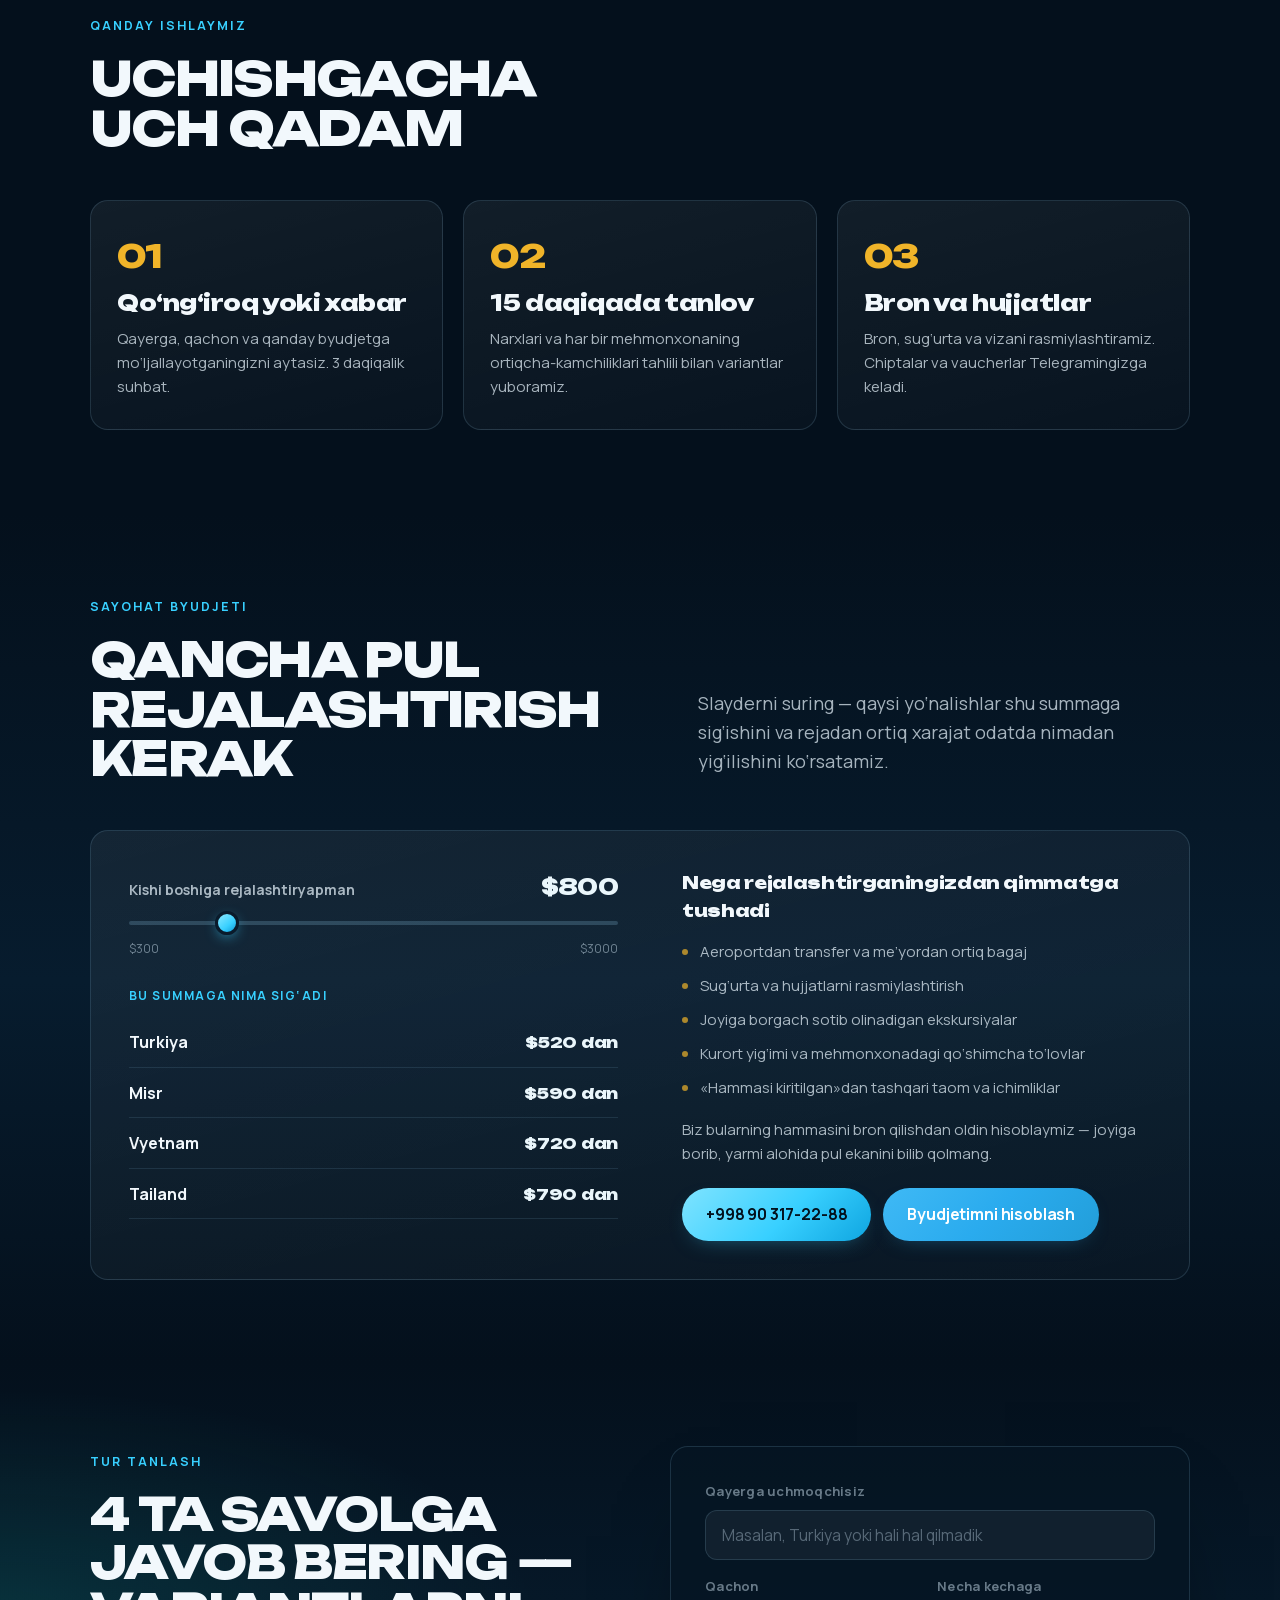
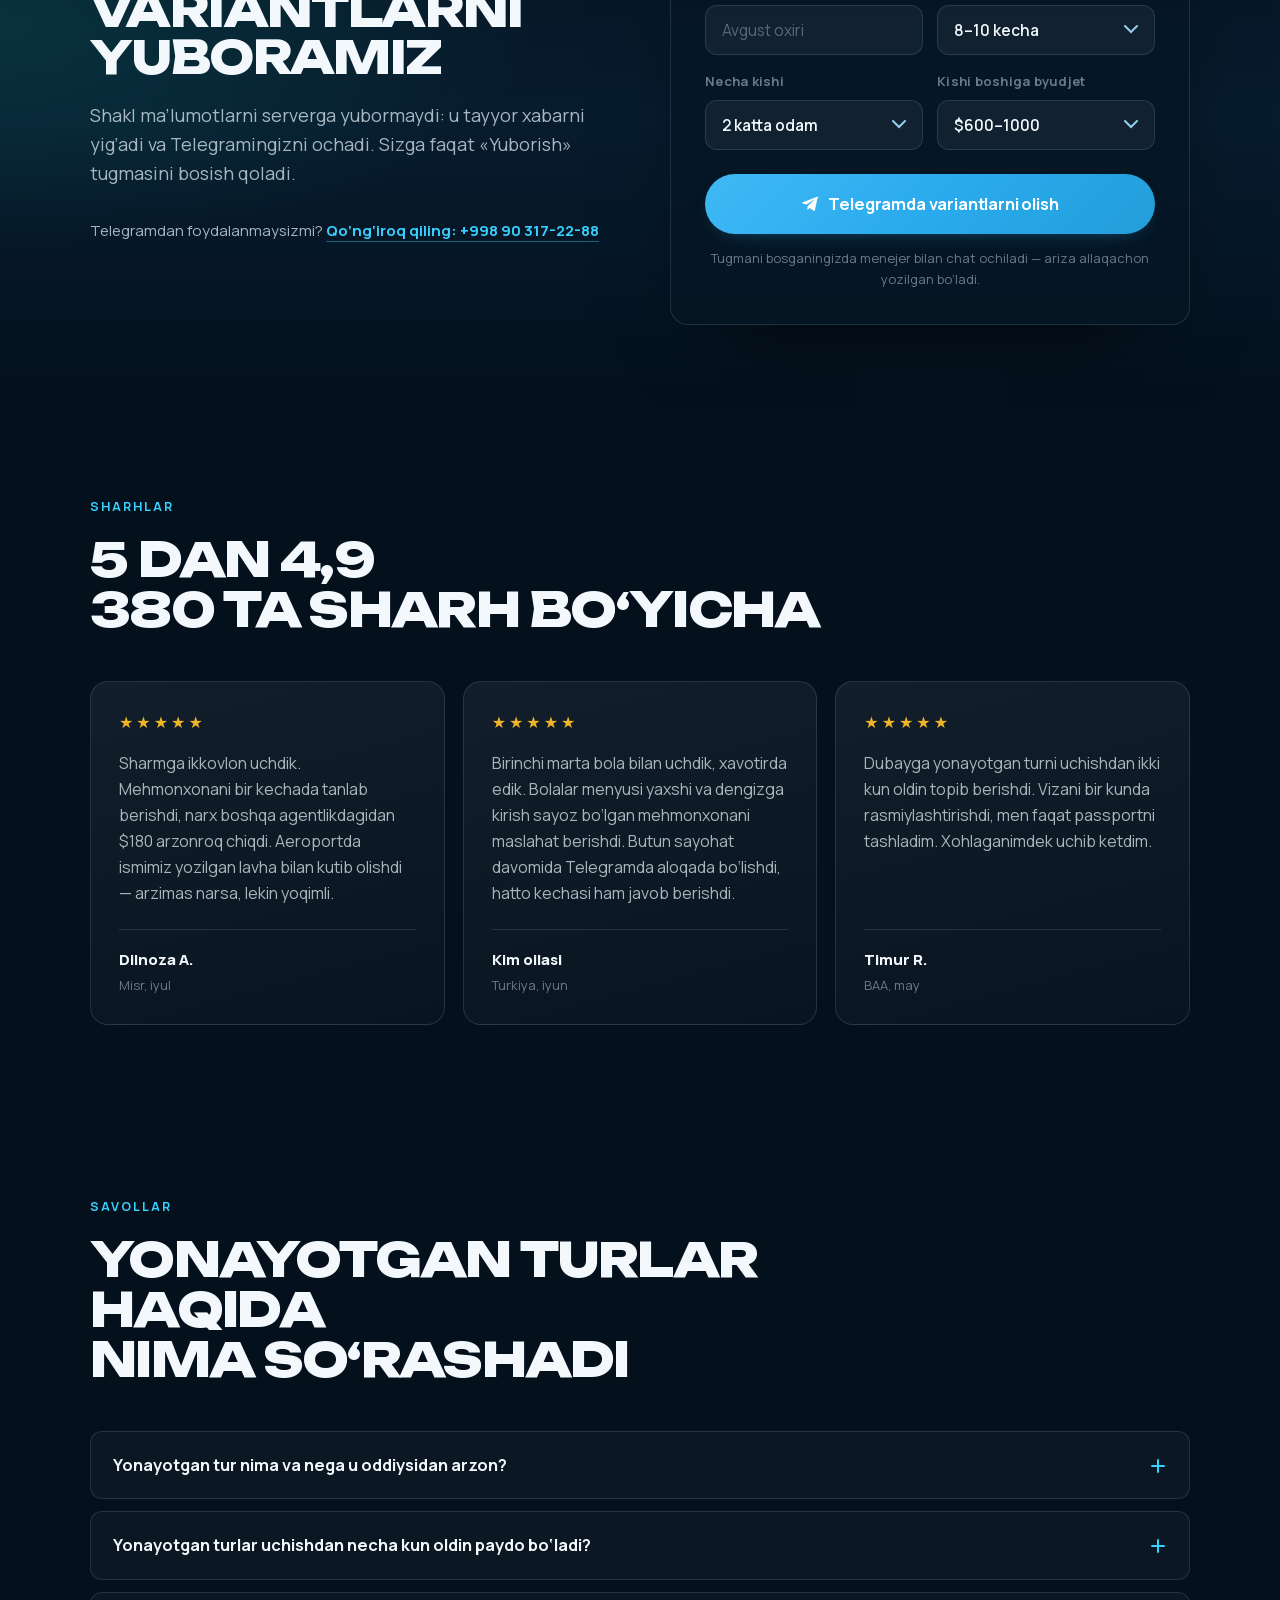
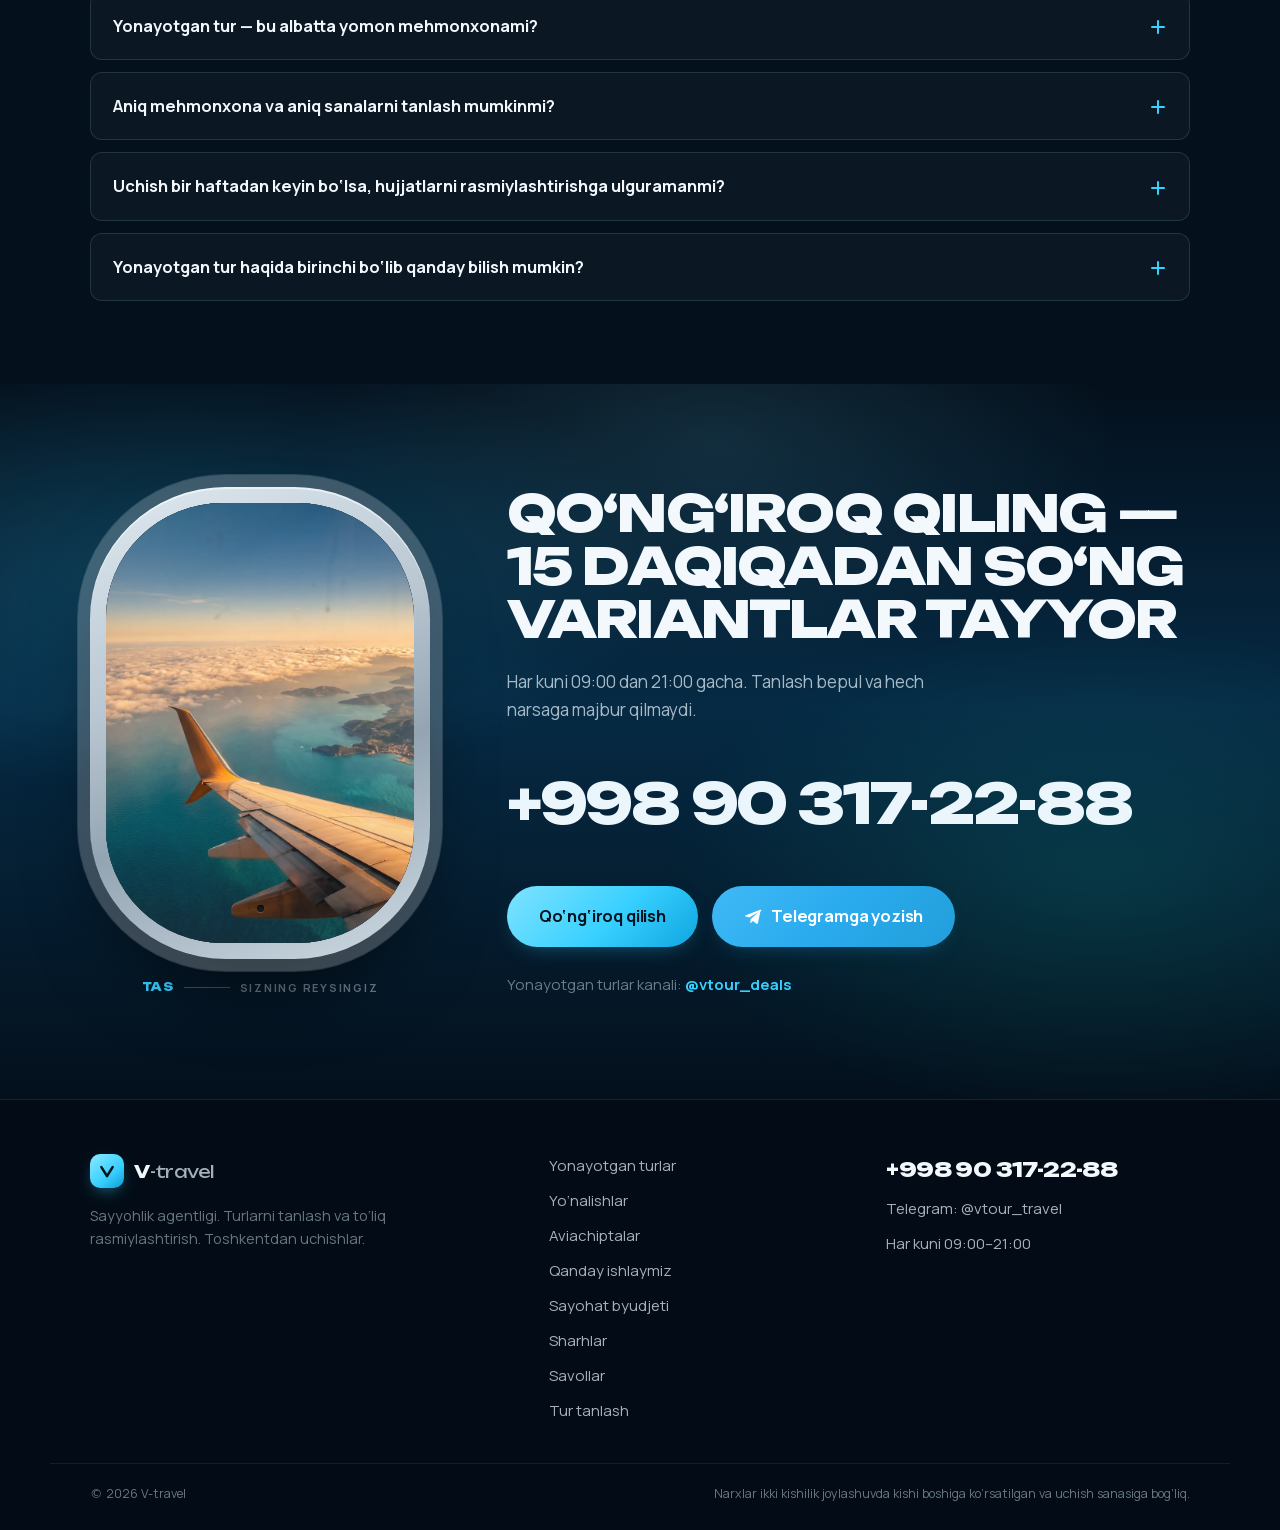
<file: uz/index.html>
<!DOCTYPE html>
<html lang="uz">
<head>
<meta charset="UTF-8">
<meta name="viewport" content="width=device-width, initial-scale=1">
<title>Toshkentdan yonayotgan turlar — V-travel turagentligi</title>
<meta name="description" content="Toshkentdagi V-travel turagentligi: $590 dan yonayotgan turlar, aviachiptalar, 15 daqiqada tanlash, viza va sug‘urta — hammasi biz zimmamizda. Qo‘ng‘iroq qiling +998 90 317-22-88.">
<meta name="theme-color" content="#04121f">
<link rel="alternate" hreflang="ru" href="https://v-travel.uz/">
<link rel="alternate" hreflang="uz" href="https://v-travel.uz/uz/">
<link rel="alternate" hreflang="x-default" href="https://v-travel.uz/">
<link rel="canonical" href="https://v-travel.uz/uz/">

<meta property="og:type" content="website">
<meta property="og:site_name" content="V-travel">
<meta property="og:locale" content="uz_UZ">
<meta property="og:url" content="https://v-travel.uz/uz/">
<meta property="og:title" content="Toshkentdan yonayotgan turlar">
<meta property="og:description" content="$590 dan yonayotgan turlar. 15 daqiqada tanlash, to‘liq rasmiylashtirish. Qo‘ng‘iroq qiling yoki Telegramga yozing.">
<meta property="og:image" content="https://v-travel.uz/assets/img/og-cover-v2.jpg">
<meta property="og:image:width" content="1200">
<meta property="og:image:height" content="630">
<meta property="og:image:alt" content="Illuminatordan sohil manzarasi — V-travel, Toshkentdan turlar">
<meta name="twitter:card" content="summary_large_image">
<link rel="icon" href="data:image/svg+xml,%3Csvg xmlns='http://www.w3.org/2000/svg' viewBox='0 0 64 64'%3E%3Crect width='64' height='64' rx='14' fill='%23061c2e'/%3E%3Cpath d='M16 20l16 26 16-26' fill='none' stroke='%2338d0ff' stroke-width='7' stroke-linecap='round' stroke-linejoin='round'/%3E%3C/svg%3E">
<link rel="preload" href="/assets/fonts/unbounded-900.woff2" as="font" type="font/woff2" crossorigin>
<link rel="preload" href="/assets/fonts/manrope-400.woff2" as="font" type="font/woff2" crossorigin>
<link rel="preload" href="/assets/img/hero-water.webp" as="image"
      imagesrcset="/assets/img/hero-water-1100.webp 1100w, /assets/img/hero-water.webp 2000w" imagesizes="100vw" fetchpriority="high">
<link rel="stylesheet" href="/css/fonts.css">
<link rel="stylesheet" href="/css/styles.css">
<script>document.documentElement.classList.add('js');</script>

<script type="application/ld+json">
{
  "@context": "https://schema.org",
  "@type": "TravelAgency",
  "name": "V-travel",
  "description": "Toshkentdagi turagentlik: turlarni tanlash va to‘liq rasmiylashtirish, yonayotgan turlar, parvoz, mehmonxona, viza va sug‘urta.",
  "url": "https://v-travel.uz/uz/",
  "image": "https://v-travel.uz/assets/img/og-cover-v2.jpg",
  "telephone": "+998903172288",
  "priceRange": "$$",
  "currenciesAccepted": "USD, UZS",
  "address": {
    "@type": "PostalAddress",
    "addressLocality": "Toshkent",
    "addressCountry": "UZ"
  },
  "areaServed": {
    "@type": "Country",
    "name": "O‘zbekiston"
  },
  "openingHoursSpecification": [{
    "@type": "OpeningHoursSpecification",
    "dayOfWeek": ["Monday","Tuesday","Wednesday","Thursday","Friday","Saturday","Sunday"],
    "opens": "09:00",
    "closes": "21:00"
  }],
  "hasOfferCatalog": {
    "@type": "OfferCatalog",
    "name": "V-travel xizmatlari",
    "itemListElement": [
      {"@type": "Offer", "itemOffered": {"@type": "Service", "name": "Yonayotgan turlar"}},
      {"@type": "Offer", "itemOffered": {"@type": "Service", "name": "Turlarni tanlash va to‘liq rasmiylashtirish"}},
      {"@type": "Offer", "itemOffered": {"@type": "Service", "name": "Aviachiptalar"}},
      {"@type": "Offer", "itemOffered": {"@type": "Service", "name": "Viza va sug‘urta rasmiylashtirish"}}
    ]
  },
  "sameAs": [
    "https://t.me/vtour_travel",
    "https://t.me/vtour_deals"
  ]
}
</script>
<script type="application/ld+json">
{
  "@context": "https://schema.org",
  "@type": "FAQPage",
  "mainEntity": [
    {
      "@type": "Question",
      "name": "Yonayotgan tur nima va nega u oddiysidan arzon?",
      "acceptedAnswer": {
        "@type": "Answer",
        "text": "Turoperator samolyotdagi o‘rinlar va mehmonxona xonalarini oldindan sotib oladi. Uchishga yaqin ularning bir qismi sotilmay qolsa, chegirma bilan beriladi: bo‘sh o‘rindiqni olib uchish uni yarim narxda sotgandan qimmatroq. Mehmonxona ham, reys ham to‘liq narxdagi bilan bir xil bo‘ladi."
      }
    },
    {
      "@type": "Question",
      "name": "Yonayotgan turlar uchishdan necha kun oldin paydo bo‘ladi?",
      "acceptedAnswer": {
        "@type": "Answer",
        "text": "Odatda 3–14 kun oldin. Ba’zan taklif bir necha soat yashaydi — o‘rinlar sotilishi bilan narx odatdagiga qaytadi. Shuning uchun biz kechagi narxlarni ko‘rsatmay, siz murojaat qilgan paytda mavjudligini tekshiramiz."
      }
    },
    {
      "@type": "Question",
      "name": "Yonayotgan tur — bu albatta yomon mehmonxonami?",
      "acceptedAnswer": {
        "@type": "Answer",
        "text": "Yo‘q. Chegirma sifatga emas, nima sotilmay qolganiga bog‘liq: u birinchi qatordagi besh yulduzli mehmonxonalarda ham bo‘ladi. Cheklangan narsa daraja emas, tanlov — shu sanalarda nima bor bo‘lsa, shundan olasiz."
      }
    },
    {
      "@type": "Question",
      "name": "Aniq mehmonxona va aniq sanalarni tanlash mumkinmi?",
      "acceptedAnswer": {
        "@type": "Answer",
        "text": "Yonayotgan turda — faqat qolganidan. Ta’til sanalari qat’iy bo‘lsa yoki muayyan mehmonxona kerak bo‘lsa, oldindan bron qilgan foydaliroq: bu baribir o‘sha turni uchishdan bir hafta oldin oddiy narxda olishdan arzon. Nima muhimroq — narxmi yoki sanalarmi, ayting, shunga qarab qidiramiz."
      }
    },
    {
      "@type": "Question",
      "name": "Uchish bir haftadan keyin bo‘lsa, hujjatlarni rasmiylashtirishga ulguramanmi?",
      "acceptedAnswer": {
        "@type": "Answer",
        "text": "Ko‘pincha ha. Kirish qoidalari o‘zgarib turadi, shuning uchun biz ularni bron qilishdan oldin sizning uchish sanangizga tekshiramiz va qanday hujjatlar kerakligini hamda rasmiylashtirish qancha vaqt olishini darrov aytamiz."
      }
    },
    {
      "@type": "Question",
      "name": "Yonayotgan tur haqida birinchi bo‘lib qanday bilish mumkin?",
      "acceptedAnswer": {
        "@type": "Answer",
        "text": "Takliflar ogohlantirishsiz paydo bo‘ladi, shuning uchun eng yaxshi yo‘l — yo‘nalish va byudjetingizni bizga oldindan aytish: mos variant chiqishi bilan yozamiz. Bundan tashqari, ular tushib turadigan kanal ham bor."
      }
    }
  ]
}
</script>
</head>
<body>

<a class="skip-link" href="#main">Asosiy mazmunga o‘tish</a>

<!-- ============ HEADER ============ -->
<header class="header" id="header">
  <div class="shell header__inner">
    <a href="#top" class="logo" aria-label="V-travel, bosh sahifaga">
      <span class="logo__mark" aria-hidden="true">
        <svg viewBox="0 0 32 32" width="20" height="20"><path d="M6 9l10 16L26 9" fill="none" stroke="currentColor" stroke-width="4.5" stroke-linecap="round" stroke-linejoin="round"/></svg>
      </span>
      <span class="logo__text">V<span>-travel</span></span>
    </a>

    <nav class="nav" id="nav" aria-label="Asosiy navigatsiya">
      <a href="#hot" class="nav__link">Yonayotgan turlar</a>
      <a href="#dest" class="nav__link">Yo‘nalishlar</a>
      <a href="#tickets" class="nav__link">Aviachiptalar</a>
      <a href="#how" class="nav__link">Qanday ishlaymiz</a>
      <a href="#reviews" class="nav__link">Sharhlar</a>
      <a href="#pick" class="nav__link">Tur tanlash</a>
      <div class="nav__mobile-actions">
        <a href="tel:+998903172288" class="btn btn--ghost btn--block">+998 90 317-22-88</a>
        <a href="https://t.me/vtour_travel" target="_blank" rel="noopener" class="btn btn--tg btn--block">Telegramga yozish</a>
      </div>
    </nav>

    <div class="header__actions">
      <div class="langswitch" role="group" aria-label="Til">
        <a class="langswitch__item" href="https://v-travel.uz/" hreflang="ru" lang="ru">RU</a>
        <span class="langswitch__item is-active" aria-current="true">UZ</span>
      </div>
      <a href="tel:+998903172288" class="header__phone" data-goal="call">
        <svg viewBox="0 0 24 24" width="15" height="15" fill="none" stroke="currentColor" stroke-width="2" stroke-linecap="round" stroke-linejoin="round" aria-hidden="true"><path d="M22 16.9v3a2 2 0 01-2.2 2 19.8 19.8 0 01-8.6-3.1 19.5 19.5 0 01-6-6 19.8 19.8 0 01-3.1-8.7A2 2 0 014.1 2h3a2 2 0 012 1.7c.1 1 .3 2 .7 2.9a2 2 0 01-.4 2.1L8 10.1a16 16 0 006 6l1.4-1.4a2 2 0 012.1-.4c.9.4 1.9.6 2.9.7a2 2 0 011.7 2"/></svg>
        <span>+998 90 317-22-88</span>
      </a>
      <button class="burger" id="burger" aria-label="Menyu" aria-expanded="false" aria-controls="nav">
        <span></span><span></span><span></span>
      </button>
    </div>
  </div>
</header>

<main id="main">

  <!-- ============ HERO ============ -->
  <section class="hero" id="top">
    <div class="hero__media" aria-hidden="true">
      <img src="/assets/img/hero-water.webp"
           srcset="/assets/img/hero-water-1100.webp 1100w, /assets/img/hero-water.webp 2000w" sizes="100vw"
           alt="" width="2000" height="1269" fetchpriority="high">
      <div class="hero__caustics"></div>
      <div class="hero__scrim"></div>
    </div>

    <div class="shell hero__inner">
      <h1 class="hero__title reveal">
        <span class="eyebrow">
          <span class="pulse" aria-hidden="true"></span>
          Toshkentdan yonayotgan turlar
        </span>
        Dengizga<br>
        <span class="hero__title-out">bir qadam</span>
      </h1>

      <p class="hero__lead reveal" style="--d:.1s">
        15 daqiqada byudjetingizga mos tur tanlaymiz va hammasini o‘z zimmamizga olamiz: parvoz, mehmonxona, sug‘urta va viza. Sizga faqat chamadon yig‘ish qoladi.
      </p>

      <div class="hero__cta reveal" style="--d:.15s">
        <a href="tel:+998903172288" class="btn btn--primary btn--lg" data-goal="call">
          <svg viewBox="0 0 24 24" width="18" height="18" fill="none" stroke="currentColor" stroke-width="2" stroke-linecap="round" stroke-linejoin="round" aria-hidden="true"><path d="M22 16.9v3a2 2 0 01-2.2 2 19.8 19.8 0 01-8.6-3.1 19.5 19.5 0 01-6-6 19.8 19.8 0 01-3.1-8.7A2 2 0 014.1 2h3a2 2 0 012 1.7c.1 1 .3 2 .7 2.9a2 2 0 01-.4 2.1L8 10.1a16 16 0 006 6l1.4-1.4a2 2 0 012.1-.4c.9.4 1.9.6 2.9.7a2 2 0 011.7 2"/></svg>
          +998 90 317-22-88
        </a>
        <a href="https://t.me/vtour_travel" target="_blank" rel="noopener" class="btn btn--tg btn--lg" data-goal="telegram">
          <svg viewBox="0 0 24 24" width="18" height="18" fill="currentColor" aria-hidden="true"><path d="M21.9 4.3L18.6 20c-.2 1.1-.9 1.4-1.8.9l-5-3.7-2.4 2.3c-.3.3-.5.5-1 .5l.4-5.1L18 6.4c.4-.4-.1-.6-.6-.2L7.2 12.7l-4.9-1.5c-1.1-.3-1.1-1 .2-1.5l19.1-7.4c.9-.3 1.7.2 1.4 2z"/></svg>
          Telegramga yozish
        </a>
      </div>

      <p class="hero__note reveal" style="--d:.2s">5 daqiqada javob beramiz · Har kuni 09:00–21:00 · Tanlash bepul</p>

      <dl class="hero__stats reveal" style="--d:.25s">
        <div class="stat"><dt>yil bozorda</dt><dd><span class="num" data-count="12">0</span></dd></div>
        <div class="stat"><dt>turistni jo‘natdik</dt><dd><span class="num" data-count="4200">0</span><span class="num-suffix">+</span></dd></div>
        <div class="stat"><dt>yo‘nalish</dt><dd><span class="num" data-count="38">0</span></dd></div>
        <div class="stat"><dt>o‘rtacha baho</dt><dd>4,9<span class="num-suffix">/5</span></dd></div>
      </dl>
    </div>
  </section>

  <!-- ============ HOT TOURS ============ -->
  <section class="section section--hot" id="hot">
    <div class="shell">
      <header class="sec-head reveal">
        <p class="sec-kicker"><span class="pulse pulse--hot" aria-hidden="true"></span>Yonayotgan turlar</p>
        <h2 class="sec-title">Bir kunda<br>yonib ketadigan narxlar</h2>
        <p class="sec-lead">
          Joylar cheklangan — odatda 2–4 ta xona qoladi. «Bron qilish» tugmasini bosing, mavjudligini hoziroq tekshiramiz.
        </p>
      </header>

      <div class="tours">
        <article class="tour reveal" style="--d:.05s">
          <div class="tour__top">
            <span class="badge badge--hot">−32%</span>
          </div>
          <h3 class="tour__title">Misr<span>Sharm-ash-Shayx</span></h3>
          <ul class="tour__meta">
            <li>7 kecha · hammasi kiritilgan</li>
            <li>5★ mehmonxona · birinchi qator</li>
            <li>Sanalar — so‘rov bo‘yicha</li>
          </ul>
          <div class="tour__foot">
            <p class="tour__price"><s>$870</s><strong>$590</strong><span>kishi boshiga</span></p>
            <a class="btn btn--tg btn--block js-book" href="https://t.me/vtour_travel"
               data-tour="Misr, Sharm-ash-Shayx — 7 kecha, 5★ hammasi kiritilgan, $590">
              Bron qilish
            </a>
          </div>
        </article>

        <article class="tour reveal" style="--d:.1s">
          <div class="tour__top">
            <span class="badge">Xit</span>
          </div>
          <h3 class="tour__title">Turkiya<span>Antalya</span></h3>
          <ul class="tour__meta">
            <li>8 kecha · hammasi kiritilgan</li>
            <li>5★ mehmonxona · akvapark</li>
            <li>Sanalar — so‘rov bo‘yicha</li>
          </ul>
          <div class="tour__foot">
            <p class="tour__price"><s>$920</s><strong>$650</strong><span>kishi boshiga</span></p>
            <a class="btn btn--tg btn--block js-book" href="https://t.me/vtour_travel"
               data-tour="Turkiya, Antalya — 8 kecha, 5★ hammasi kiritilgan, $650">
              Bron qilish
            </a>
          </div>
        </article>

        <article class="tour reveal" style="--d:.15s">
          <div class="tour__top">
            <span class="badge">2 ta joy qoldi</span>
          </div>
          <h3 class="tour__title">BAA<span>Dubay</span></h3>
          <ul class="tour__meta">
            <li>6 kecha · nonushta bilan</li>
            <li>4★ mehmonxona · shahar markazi</li>
            <li>Sanalar — so‘rov bo‘yicha</li>
          </ul>
          <div class="tour__foot">
            <p class="tour__price"><s>$980</s><strong>$720</strong><span>kishi boshiga</span></p>
            <a class="btn btn--tg btn--block js-book" href="https://t.me/vtour_travel"
               data-tour="BAA, Dubay — 6 kecha, 4★ nonushta bilan, $720">
              Bron qilish
            </a>
          </div>
        </article>

        <article class="tour reveal" style="--d:.2s">
          <div class="tour__top">
            <span class="badge">Yangi</span>
          </div>
          <h3 class="tour__title">Tailand<span>Phuket</span></h3>
          <ul class="tour__meta">
            <li>10 kecha · nonushta bilan</li>
            <li>4★ mehmonxona · plyajgacha 5 daqiqa</li>
            <li>Sanalar — so‘rov bo‘yicha</li>
          </ul>
          <div class="tour__foot">
            <p class="tour__price"><s>$1 090</s><strong>$790</strong><span>kishi boshiga</span></p>
            <a class="btn btn--tg btn--block js-book" href="https://t.me/vtour_travel"
               data-tour="Tailand, Phuket — 10 kecha, 4★ nonushta bilan, $790">
              Bron qilish
            </a>
          </div>
        </article>
      </div>

      <div class="hot-cta reveal">
        <p>Mos variant topilmadimi? Qo‘ng‘iroq qiling — bizda saytda yo‘q takliflar ham bor.</p>
        <a href="tel:+998903172288" class="btn btn--primary" data-goal="call">+998 90 317-22-88</a>
      </div>
    </div>
  </section>

  <!-- ============ DESTINATIONS ============ -->
  <section class="section section--dest" id="dest">
    <div class="shell">
      <header class="sec-head reveal">
        <p class="sec-kicker">Yo‘nalishlar</p>
        <h2 class="sec-title">Turistlarimiz<br>qayerga uchadi</h2>
        <p class="sec-lead">Toshkentdan to‘g‘ridan-to‘g‘ri va qulay ulanishli reyslar bor yo‘nalishlarni to‘pladik.</p>
      </header>

      <div class="dests">
        <a class="dest dest--wide reveal" href="/uz/turkiya/" style="--d:.05s">
          <img src="/assets/img/dest-turkey.webp" alt="Toshkentdan Turkiyaga turlar — O‘lyudeniz Ko‘k lagunasi tepadan" width="1500" height="952" loading="lazy">
          <div class="dest__body">
            <h3>Turkiya</h3>
            <p>Antalya · Kemer · Bodrum · Istanbul</p>
            <span class="dest__more" aria-hidden="true">Batafsil →</span>
            <span class="dest__price">$520 dan</span>
          </div>
        </a>

        <a class="dest reveal" href="/uz/misr/" style="--d:.1s">
          <img src="/assets/img/dest-egypt.webp" alt="Misrga turlar — Qizil dengiz marjon rifi tepadan" width="1500" height="952" loading="lazy">
          <div class="dest__body">
            <h3>Misr</h3>
            <p>Sharm-ash-Shayx · Xurgada</p>
            <span class="dest__more" aria-hidden="true">Batafsil →</span>
            <span class="dest__price">$590 dan</span>
          </div>
        </a>

        <a class="dest reveal" href="/uz/tailand/" style="--d:.15s">
          <img src="/assets/img/dest-thailand.webp" alt="Tailandga turlar — Phi-Phi orollarining ohaktosh qoyalari" width="1500" height="952" loading="lazy">
          <div class="dest__body">
            <h3>Tailand</h3>
            <p>Phuket · Pattayya · Samui</p>
            <span class="dest__more" aria-hidden="true">Batafsil →</span>
            <span class="dest__price">$790 dan</span>
          </div>
        </a>

        <a class="dest dest--wide reveal" href="/uz/vetnam/" style="--d:.2s">
          <img src="/assets/img/dest-vietnam.webp" alt="Vyetnamga turlar — tonggi tumandagi Halong qo‘ltig‘i orollari" width="1500" height="952" loading="lazy">
          <div class="dest__body">
            <h3>Vyetnam</h3>
            <p>Nyachang · Fukuok · Danang</p>
            <span class="dest__more" aria-hidden="true">Batafsil →</span>
            <span class="dest__price">$720 dan</span>
          </div>
        </a>
      </div>

      <div class="dest-more reveal">
        <div class="dest-more__text">
          <h3>Yana: Maldiv orollari, Shri-Lanka, Gruziya, Malayziya, Indoneziya va yana 30 ta yo‘nalish</h3>
          <p>Qayerga borishni xohlayotganingizni ayting — ro‘yxatda yo‘q joyni ham topamiz.</p>
        </div>
        <div class="dest-more__actions">
          <a href="tel:+998903172288" class="btn btn--ghost" data-goal="call">+998 90 317-22-88</a>
          <a href="https://t.me/vtour_travel" target="_blank" rel="noopener" class="btn btn--tg" data-goal="telegram">Telegramda so‘rash</a>
        </div>
      </div>
    </div>
  </section>

  <!-- ============ AIR TICKETS ============ -->
  <section class="section section--tickets" id="tickets">
    <div class="shell tickets">
      <div class="tickets__intro reveal">
        <p class="sec-kicker">Aviachiptalar</p>
        <h2 class="sec-title">Toshkentdan<br>aviachiptalar</h2>
        <p class="sec-lead">
          Chiptalarni turlardan alohida sotamiz — istalgan yo‘nalish va istalgan sanaga. Agregatordagi birinchi qatorni emas, mavjud barcha tariflar va ulanishlarni ko‘rib chiqamiz.
        </p>

        <ul class="tickets__perks">
          <li>Sayohat aniq sanaga bog‘liq bo‘lmasa, arzon uchish kunini topamiz</li>
          <li>Bagaj, o‘rindiq va ovqatni to‘lovdan keyin emas, oldin hal qilamiz</li>
          <li>Rejalar o‘zgarsa, qaytarish va almashtirishga yordam beramiz</li>
          <li>Bolalar va oilaviy tariflar, guruh parvozlari</li>
        </ul>

        <div class="tickets__cta">
          <a href="tel:+998903172288" class="btn btn--primary" data-goal="call">+998 90 317-22-88</a>
          <a class="btn btn--tg js-book" href="https://t.me/vtour_travel"
             data-tour="Aviachipta kerak" data-goal="telegram">Telegramda chipta so‘rash</a>
        </div>
      </div>

      <div class="boardingpass reveal" style="--d:.1s">
        <div class="boardingpass__body">
          <div class="bp__head">
            <span class="bp__brand">V-travel</span>
            <span class="bp__label">Ko‘p tanlanadigan yo‘nalishlar</span>
          </div>
          <ul class="bp__routes">
            <li>
              <span class="bp__code">TAS</span>
              <span class="bp__path" aria-hidden="true">
                <svg viewBox="0 0 24 24" width="13" height="13" fill="currentColor"><path d="M2.5 19l19-7-19-7v6l14 1-14 1z"/></svg>
              </span>
              <span class="bp__code">IST</span>
              <span class="bp__city">Istanbul</span>
            </li>
            <li>
              <span class="bp__code">TAS</span>
              <span class="bp__path" aria-hidden="true">
                <svg viewBox="0 0 24 24" width="13" height="13" fill="currentColor"><path d="M2.5 19l19-7-19-7v6l14 1-14 1z"/></svg>
              </span>
              <span class="bp__code">DXB</span>
              <span class="bp__city">Dubay</span>
            </li>
            <li>
              <span class="bp__code">TAS</span>
              <span class="bp__path" aria-hidden="true">
                <svg viewBox="0 0 24 24" width="13" height="13" fill="currentColor"><path d="M2.5 19l19-7-19-7v6l14 1-14 1z"/></svg>
              </span>
              <span class="bp__code">MOW</span>
              <span class="bp__city">Moskva</span>
            </li>
            <li>
              <span class="bp__code">TAS</span>
              <span class="bp__path" aria-hidden="true">
                <svg viewBox="0 0 24 24" width="13" height="13" fill="currentColor"><path d="M2.5 19l19-7-19-7v6l14 1-14 1z"/></svg>
              </span>
              <span class="bp__code">BKK</span>
              <span class="bp__city">Bangkok</span>
            </li>
            <li>
              <span class="bp__code">TAS</span>
              <span class="bp__path" aria-hidden="true">
                <svg viewBox="0 0 24 24" width="13" height="13" fill="currentColor"><path d="M2.5 19l19-7-19-7v6l14 1-14 1z"/></svg>
              </span>
              <span class="bp__code">ICN</span>
              <span class="bp__city">Seul</span>
            </li>
            <li>
              <span class="bp__code">TAS</span>
              <span class="bp__path" aria-hidden="true">
                <svg viewBox="0 0 24 24" width="13" height="13" fill="currentColor"><path d="M2.5 19l19-7-19-7v6l14 1-14 1z"/></svg>
              </span>
              <span class="bp__code">JED</span>
              <span class="bp__city">Jidda</span>
            </li>
            <li>
              <span class="bp__code">TAS</span>
              <span class="bp__path" aria-hidden="true">
                <svg viewBox="0 0 24 24" width="13" height="13" fill="currentColor"><path d="M2.5 19l19-7-19-7v6l14 1-14 1z"/></svg>
              </span>
              <span class="bp__code">KUL</span>
              <span class="bp__city">Kuala-Lumpur</span>
            </li>
            <li>
              <span class="bp__code">TAS</span>
              <span class="bp__path" aria-hidden="true">
                <svg viewBox="0 0 24 24" width="13" height="13" fill="currentColor"><path d="M2.5 19l19-7-19-7v6l14 1-14 1z"/></svg>
              </span>
              <span class="bp__code">FRA</span>
              <span class="bp__city">Frankfurt</span>
            </li>
          </ul>
        </div>
        <div class="boardingpass__stub">
          <p>Narx sanaga va qancha oldin bron qilinganiga bog‘liq — yo‘nalishni ayting, sizning kunlaringizga hisoblab beramiz.</p>
          <span class="bp__barcode" aria-hidden="true"></span>
        </div>
      </div>
    </div>
  </section>

  <!-- ============ WHY ============ -->
  <section class="section section--why">
    <div class="shell">
      <header class="sec-head reveal">
        <p class="sec-kicker">Nega V-travel</p>
        <h2 class="sec-title">Siz yana qaytishingiz<br>uchun ishlaymiz</h2>
      </header>

      <div class="why">
        <article class="why__item reveal" style="--d:.05s">
          <span class="why__num">01</span>
          <h3>5 daqiqada javob</h3>
          <p>Telegramga yozasiz — narxlari, mehmonxona suratlari va halol sharhlari bilan 3 ta variant olasiz. «Ertaga qo‘ng‘iroq qilamiz»siz.</p>
        </article>
        <article class="why__item reveal" style="--d:.1s">
          <span class="why__num">02</span>
          <h3>Kutilmagan to‘lovsiz narx</h3>
          <p>Narxga parvoz, mehmonxona, transfer va sug‘urta allaqachon kiritilgan. Komissiyani sizdan emas, turoperatordan olamiz.</p>
        </article>
        <article class="why__item reveal" style="--d:.15s">
          <span class="why__num">03</span>
          <h3>Har bir mehmonxona tekshirilgan</h3>
          <p>O‘zimiz bo‘lgan yoki turistlarni jo‘natgan joylarni tavsiya qilamiz. Qaysi mehmonxonaning «birinchi qatori» aslida ikkinchi ekanini bilamiz.</p>
        </article>
        <article class="why__item reveal" style="--d:.2s">
          <span class="why__num">04</span>
          <h3>Butun sayohat davomida aloqadamiz</h3>
          <p>Reys kechikdimi, resepshenda savol tug‘ildimi, shifokor kerakmi — istalgan vaqtda yozing. Siz dam olayotganingizda hal qilamiz.</p>
        </article>
      </div>
    </div>
  </section>

  <!-- ============ HOW ============ -->
  <section class="section section--how" id="how">
    <div class="shell">
      <header class="sec-head reveal">
        <p class="sec-kicker">Qanday ishlaymiz</p>
        <h2 class="sec-title">Uchishgacha<br>uch qadam</h2>
      </header>

      <ol class="steps">
        <li class="step reveal" style="--d:.05s">
          <div class="step__hud">
            <span class="step__n">01</span>
            <h3>Qo‘ng‘iroq yoki xabar</h3>
            <p>Qayerga, qachon va qanday byudjetga mo‘ljallayotganingizni aytasiz. 3 daqiqalik suhbat.</p>
          </div>
        </li>
        <li class="step reveal" style="--d:.12s">
          <div class="step__hud">
            <span class="step__n">02</span>
            <h3>15 daqiqada tanlov</h3>
            <p>Narxlari va har bir mehmonxonaning ortiqcha-kamchiliklari tahlili bilan variantlar yuboramiz.</p>
          </div>
        </li>
        <li class="step reveal" style="--d:.19s">
          <div class="step__hud">
            <span class="step__n">03</span>
            <h3>Bron va hujjatlar</h3>
            <p>Bron, sug‘urta va vizani rasmiylashtiramiz. Chiptalar va vaucherlar Telegramingizga keladi.</p>
          </div>
        </li>
      </ol>
    </div>
  </section>

  <!-- ============ BUDGET ============ -->
  <section class="section section--budget" id="budget">
    <div class="shell">
      <header class="sec-head reveal">
        <p class="sec-kicker">Sayohat byudjeti</p>
        <h2 class="sec-title">Qancha pul rejalashtirish kerak</h2>
        <p class="sec-lead">Slayderni suring — qaysi yo‘nalishlar shu summaga sig‘ishini va rejadan ortiq xarajat odatda nimadan yig‘ilishini ko‘rsatamiz.</p>
      </header>

      <div class="budget reveal">
        <div class="budget__pick">
          <div class="range">
            <label for="planRange">Kishi boshiga rejalashtiryapman</label>
            <output class="range__value" id="planOut">$800</output>
            <input type="range" id="planRange" min="300" max="3000" step="50" value="800" aria-describedby="planOut">
            <div class="range__ends"><span>$300</span><span>$3000</span></div>
          </div>

          <div class="budget__fits">
            <p class="budget__fits-title">Bu summaga nima sig‘adi</p>
            <ul id="fitsList"></ul>
          </div>
        </div>

        <div class="budget__why">
          <p class="budget__why-title">Nega rejalashtirganingizdan qimmatga tushadi</p>
          <ul>
            <li>Aeroportdan transfer va me’yordan ortiq bagaj</li>
            <li>Sug‘urta va hujjatlarni rasmiylashtirish</li>
            <li>Joyiga borgach sotib olinadigan ekskursiyalar</li>
            <li>Kurort yig‘imi va mehmonxonadagi qo‘shimcha to‘lovlar</li>
            <li>«Hammasi kiritilgan»dan tashqari taom va ichimliklar</li>
          </ul>
          <p class="budget__note">Biz bularning hammasini bron qilishdan oldin hisoblaymiz — joyiga borib, yarmi alohida pul ekanini bilib qolmang.</p>
          <div class="budget__cta">
            <a href="tel:+998903172288" class="btn btn--primary" data-goal="call">+998 90 317-22-88</a>
            <a class="btn btn--tg" id="budgetTg" href="https://t.me/vtour_travel" target="_blank" rel="noopener" data-goal="telegram">Byudjetimni hisoblash</a>
          </div>
        </div>
      </div>
    </div>
  </section>


  <!-- ============ PICK FORM ============ -->
  <section class="section section--pick" id="pick">
    <div class="shell pick">
      <div class="pick__intro reveal">
        <p class="sec-kicker">Tur tanlash</p>
        <h2 class="sec-title">4 ta savolga javob bering —<br>variantlarni yuboramiz</h2>
        <p class="sec-lead">
          Shakl ma’lumotlarni serverga yubormaydi: u tayyor xabarni yig‘adi va Telegramingizni ochadi. Sizga faqat «Yuborish» tugmasini bosish qoladi.
        </p>
        <p class="pick__alt">
          Telegramdan foydalanmaysizmi?
          <a href="tel:+998903172288" data-goal="call">Qo‘ng‘iroq qiling: +998 90 317-22-88</a>
        </p>
      </div>

      <form class="pick__form reveal" id="pickForm" style="--d:.1s" novalidate>
        <div class="field">
          <label for="f-dest">Qayerga uchmoqchisiz</label>
          <input id="f-dest" name="dest" type="text" list="destList" placeholder="Masalan, Turkiya yoki hali hal qilmadik" autocomplete="off">
          <datalist id="destList">
            <option value="Turkiya"></option><option value="Misr"></option>
            <option value="BAA"></option><option value="Tailand"></option>
            <option value="Vyetnam"></option><option value="Maldiv orollari"></option>
            <option value="Shri-Lanka"></option><option value="Gruziya"></option>
            <option value="Hali hal qilmadik"></option>
          </datalist>
        </div>

        <div class="field-row">
          <div class="field">
            <label for="f-date">Qachon</label>
            <input id="f-date" name="date" type="text" placeholder="Avgust oxiri" autocomplete="off">
          </div>
          <div class="field">
            <label for="f-nights">Necha kechaga</label>
            <select id="f-nights" name="nights">
              <option>5–7 kecha</option>
              <option selected>8–10 kecha</option>
              <option>11–14 kecha</option>
              <option>Ikki haftadan ko‘p</option>
            </select>
          </div>
        </div>

        <div class="field-row">
          <div class="field">
            <label for="f-people">Necha kishi</label>
            <select id="f-people" name="people">
              <option>1 katta odam</option>
              <option selected>2 katta odam</option>
              <option>2 katta + 1 bola</option>
              <option>2 katta + 2 bola</option>
              <option>5 kishidan iborat davra</option>
            </select>
          </div>
          <div class="field">
            <label for="f-budget">Kishi boshiga byudjet</label>
            <select id="f-budget" name="budget">
              <option>$600 gacha</option>
              <option selected>$600–1000</option>
              <option>$1000–1500</option>
              <option>$1500 dan</option>
              <option>Hali hal qilmadim</option>
            </select>
          </div>
        </div>

        <button type="submit" class="btn btn--tg btn--lg btn--block" data-goal="telegram">
          <svg viewBox="0 0 24 24" width="18" height="18" fill="currentColor" aria-hidden="true"><path d="M21.9 4.3L18.6 20c-.2 1.1-.9 1.4-1.8.9l-5-3.7-2.4 2.3c-.3.3-.5.5-1 .5l.4-5.1L18 6.4c.4-.4-.1-.6-.6-.2L7.2 12.7l-4.9-1.5c-1.1-.3-1.1-1 .2-1.5l19.1-7.4c.9-.3 1.7.2 1.4 2z"/></svg>
          Telegramda variantlarni olish
        </button>
        <p class="pick__hint" id="pickHint">Tugmani bosganingizda menejer bilan chat ochiladi — ariza allaqachon yozilgan bo‘ladi.</p>
      </form>
    </div>
  </section>

  <!-- ============ REVIEWS ============ -->
  <section class="section section--reviews" id="reviews">
    <div class="shell">
      <header class="sec-head reveal">
        <p class="sec-kicker">Sharhlar</p>
        <h2 class="sec-title">5 dan 4,9<br>380 ta sharh bo‘yicha</h2>
      </header>

      <div class="reviews">
        <figure class="review reveal" style="--d:.05s">
          <div class="review__stars" aria-label="Baho: 5 dan 5">★★★★★</div>
          <blockquote>Sharmga ikkovlon uchdik. Mehmonxonani bir kechada tanlab berishdi, narx boshqa agentlikdagidan $180 arzonroq chiqdi. Aeroportda ismimiz yozilgan lavha bilan kutib olishdi — arzimas narsa, lekin yoqimli.</blockquote>
          <figcaption><strong>Dilnoza A.</strong><span>Misr, iyul</span></figcaption>
        </figure>
        <figure class="review reveal" style="--d:.1s">
          <div class="review__stars" aria-label="Baho: 5 dan 5">★★★★★</div>
          <blockquote>Birinchi marta bola bilan uchdik, xavotirda edik. Bolalar menyusi yaxshi va dengizga kirish sayoz bo‘lgan mehmonxonani maslahat berishdi. Butun sayohat davomida Telegramda aloqada bo‘lishdi, hatto kechasi ham javob berishdi.</blockquote>
          <figcaption><strong>Kim oilasi</strong><span>Turkiya, iyun</span></figcaption>
        </figure>
        <figure class="review reveal" style="--d:.15s">
          <div class="review__stars" aria-label="Baho: 5 dan 5">★★★★★</div>
          <blockquote>Dubayga yonayotgan turni uchishdan ikki kun oldin topib berishdi. Vizani bir kunda rasmiylashtirishdi, men faqat passportni tashladim. Xohlaganimdek uchib ketdim.</blockquote>
          <figcaption><strong>Timur R.</strong><span>BAA, may</span></figcaption>
        </figure>
      </div>
    </div>
  </section>

  <!-- ============ FAQ ============ -->
  <section class="section section--faq" id="faq">
    <div class="shell">
      <header class="sec-head reveal">
        <p class="sec-kicker">Savollar</p>
        <h2 class="sec-title">Yonayotgan turlar haqida<br>nima so‘rashadi</h2>
      </header>

      <div class="faq">
        <details class="faq__item reveal" name="faq">
          <summary>Yonayotgan tur nima va nega u oddiysidan arzon?</summary>
          <p>Turoperator samolyotdagi o‘rinlar va mehmonxona xonalarini oldindan sotib oladi. Uchishga yaqin ularning bir qismi sotilmay qolsa, chegirma bilan beriladi: bo‘sh o‘rindiqni olib uchish uni yarim narxda sotgandan qimmatroq. Mehmonxona ham, reys ham to‘liq narxdagi bilan bir xil bo‘ladi.</p>
        </details>
        <details class="faq__item reveal" name="faq">
          <summary>Yonayotgan turlar uchishdan necha kun oldin paydo bo‘ladi?</summary>
          <p>Odatda 3–14 kun oldin. Ba’zan taklif bir necha soat yashaydi — o‘rinlar sotilishi bilan narx odatdagiga qaytadi. Shuning uchun biz kechagi narxlarni ko‘rsatmay, siz murojaat qilgan paytda mavjudligini tekshiramiz.</p>
        </details>
        <details class="faq__item reveal" name="faq">
          <summary>Yonayotgan tur — bu albatta yomon mehmonxonami?</summary>
          <p>Yo‘q. Chegirma sifatga emas, nima sotilmay qolganiga bog‘liq: u birinchi qatordagi besh yulduzli mehmonxonalarda ham bo‘ladi. Cheklangan narsa daraja emas, tanlov — shu sanalarda nima bor bo‘lsa, shundan olasiz.</p>
        </details>
        <details class="faq__item reveal" name="faq">
          <summary>Aniq mehmonxona va aniq sanalarni tanlash mumkinmi?</summary>
          <p>Yonayotgan turda — faqat qolganidan. Ta’til sanalari qat’iy bo‘lsa yoki muayyan mehmonxona kerak bo‘lsa, oldindan bron qilgan foydaliroq: bu baribir o‘sha turni uchishdan bir hafta oldin oddiy narxda olishdan arzon. Nima muhimroq — narxmi yoki sanalarmi, ayting, shunga qarab qidiramiz.</p>
        </details>
        <details class="faq__item reveal" name="faq">
          <summary>Uchish bir haftadan keyin bo‘lsa, hujjatlarni rasmiylashtirishga ulguramanmi?</summary>
          <p>Ko‘pincha ha. Kirish qoidalari o‘zgarib turadi, shuning uchun biz ularni bron qilishdan oldin sizning uchish sanangizga tekshiramiz va qanday hujjatlar kerakligini hamda rasmiylashtirish qancha vaqt olishini darrov aytamiz.</p>
        </details>
        <details class="faq__item reveal" name="faq">
          <summary>Yonayotgan tur haqida birinchi bo‘lib qanday bilish mumkin?</summary>
          <p>Takliflar ogohlantirishsiz paydo bo‘ladi, shuning uchun eng yaxshi yo‘l — yo‘nalish va byudjetingizni bizga oldindan aytish: mos variant chiqishi bilan yozamiz. Bundan tashqari, ular tushib turadigan kanal ham bor.</p>
        </details>
      </div>
    </div>
  </section>

  <!-- ============ FINAL CTA ============ -->
  <section class="cta" id="contacts">
    <div class="cta__media" aria-hidden="true"><div class="cta__caustics"></div></div>
    <div class="shell cta__inner">
      <figure class="porthole reveal" aria-hidden="true">
        <span class="porthole__frame">
          <span class="porthole__glass">
            <img src="/assets/img/porthole-view.webp" alt="" width="820" height="1138" loading="lazy">
            <span class="porthole__glare"></span>
          </span>
        </span>
        <figcaption class="porthole__hud">
          <span>TAS</span>
          <span class="porthole__hud-line"></span>
          <span>sizning reysingiz</span>
        </figcaption>
      </figure>

      <div class="cta__text">
      <h2 class="cta__title reveal">Qo‘ng‘iroq qiling — 15 daqiqadan so‘ng variantlar tayyor</h2>
      <p class="cta__lead reveal" style="--d:.05s">Har kuni 09:00 dan 21:00 gacha. Tanlash bepul va hech narsaga majbur qilmaydi.</p>

      <a href="tel:+998903172288" class="cta__phone reveal" style="--d:.1s" data-goal="call">+998 90 317-22-88</a>

      <div class="cta__buttons reveal" style="--d:.15s">
        <a href="tel:+998903172288" class="btn btn--primary btn--lg" data-goal="call">Qo‘ng‘iroq qilish</a>
        <a href="https://t.me/vtour_travel" target="_blank" rel="noopener" class="btn btn--tg btn--lg" data-goal="telegram">
          <svg viewBox="0 0 24 24" width="18" height="18" fill="currentColor" aria-hidden="true"><path d="M21.9 4.3L18.6 20c-.2 1.1-.9 1.4-1.8.9l-5-3.7-2.4 2.3c-.3.3-.5.5-1 .5l.4-5.1L18 6.4c.4-.4-.1-.6-.6-.2L7.2 12.7l-4.9-1.5c-1.1-.3-1.1-1 .2-1.5l19.1-7.4c.9-.3 1.7.2 1.4 2z"/></svg>
          Telegramga yozish
        </a>
      </div>

      <p class="cta__extra reveal" style="--d:.2s">
        Yonayotgan turlar kanali: <a href="https://t.me/vtour_deals" target="_blank" rel="noopener">@vtour_deals</a>
      </p>
      </div>
    </div>
  </section>

</main>

<!-- ============ FOOTER ============ -->
<footer class="footer">
  <div class="shell footer__inner">
    <div class="footer__brand">
      <a href="#top" class="logo logo--sm">
        <span class="logo__mark" aria-hidden="true">
          <svg viewBox="0 0 32 32" width="18" height="18"><path d="M6 9l10 16L26 9" fill="none" stroke="currentColor" stroke-width="4.5" stroke-linecap="round" stroke-linejoin="round"/></svg>
        </span>
        <span class="logo__text">V<span>-travel</span></span>
      </a>
      <p>Sayyohlik agentligi. Turlarni tanlash va to‘liq rasmiylashtirish. Toshkentdan uchishlar.</p>
    </div>

    <nav class="footer__nav" aria-label="Sayt bo‘limlari">
      <a href="#hot">Yonayotgan turlar</a>
      <a href="#dest">Yo‘nalishlar</a>
      <a href="#tickets">Aviachiptalar</a>
      <a href="#how">Qanday ishlaymiz</a>
      <a href="#budget">Sayohat byudjeti</a>
      <a href="#reviews">Sharhlar</a>
      <a href="#faq">Savollar</a>
      <a href="#pick">Tur tanlash</a>
    </nav>

    <div class="footer__contacts">
      <a href="tel:+998903172288" class="footer__phone" data-goal="call">+998 90 317-22-88</a>
      <a href="https://t.me/vtour_travel" target="_blank" rel="noopener" data-goal="telegram">Telegram: @vtour_travel</a>
      <span>Har kuni 09:00–21:00</span>
    </div>
  </div>
  <div class="shell footer__bottom">
    <span>© <span id="year">2026</span> V-travel</span>
    <span>Narxlar ikki kishilik joylashuvda kishi boshiga ko‘rsatilgan va uchish sanasiga bog‘liq.</span>
  </div>
</footer>

<!-- ============ STICKY MOBILE BAR ============ -->
<div class="actionbar" id="actionbar">
  <a href="tel:+998903172288" class="actionbar__btn actionbar__btn--call" data-goal="call">
    <svg viewBox="0 0 24 24" width="18" height="18" fill="none" stroke="currentColor" stroke-width="2" stroke-linecap="round" stroke-linejoin="round" aria-hidden="true"><path d="M22 16.9v3a2 2 0 01-2.2 2 19.8 19.8 0 01-8.6-3.1 19.5 19.5 0 01-6-6 19.8 19.8 0 01-3.1-8.7A2 2 0 014.1 2h3a2 2 0 012 1.7c.1 1 .3 2 .7 2.9a2 2 0 01-.4 2.1L8 10.1a16 16 0 006 6l1.4-1.4a2 2 0 012.1-.4c.9.4 1.9.6 2.9.7a2 2 0 011.7 2"/></svg>
    Qo‘ng‘iroq qilish
  </a>
  <a href="https://t.me/vtour_travel" target="_blank" rel="noopener" class="actionbar__btn actionbar__btn--tg" data-goal="telegram">
    <svg viewBox="0 0 24 24" width="18" height="18" fill="currentColor" aria-hidden="true"><path d="M21.9 4.3L18.6 20c-.2 1.1-.9 1.4-1.8.9l-5-3.7-2.4 2.3c-.3.3-.5.5-1 .5l.4-5.1L18 6.4c.4-.4-.1-.6-.6-.2L7.2 12.7l-4.9-1.5c-1.1-.3-1.1-1 .2-1.5l19.1-7.4c.9-.3 1.7.2 1.4 2z"/></svg>
    Telegram
  </a>
</div>

<!-- ============ FLOATING TELEGRAM (desktop) ============ -->
<a href="https://t.me/vtour_travel" target="_blank" rel="noopener" class="fab" id="fab" aria-label="Telegramga yozish" data-goal="telegram">
  <svg viewBox="0 0 24 24" width="24" height="24" fill="currentColor" aria-hidden="true"><path d="M21.9 4.3L18.6 20c-.2 1.1-.9 1.4-1.8.9l-5-3.7-2.4 2.3c-.3.3-.5.5-1 .5l.4-5.1L18 6.4c.4-.4-.1-.6-.6-.2L7.2 12.7l-4.9-1.5c-1.1-.3-1.1-1 .2-1.5l19.1-7.4c.9-.3 1.7.2 1.4 2z"/></svg>
  <span class="fab__label">Telegramga yozish</span>
</a>

<script src="/js/main.js"></script>
</body>
</html>
</file>
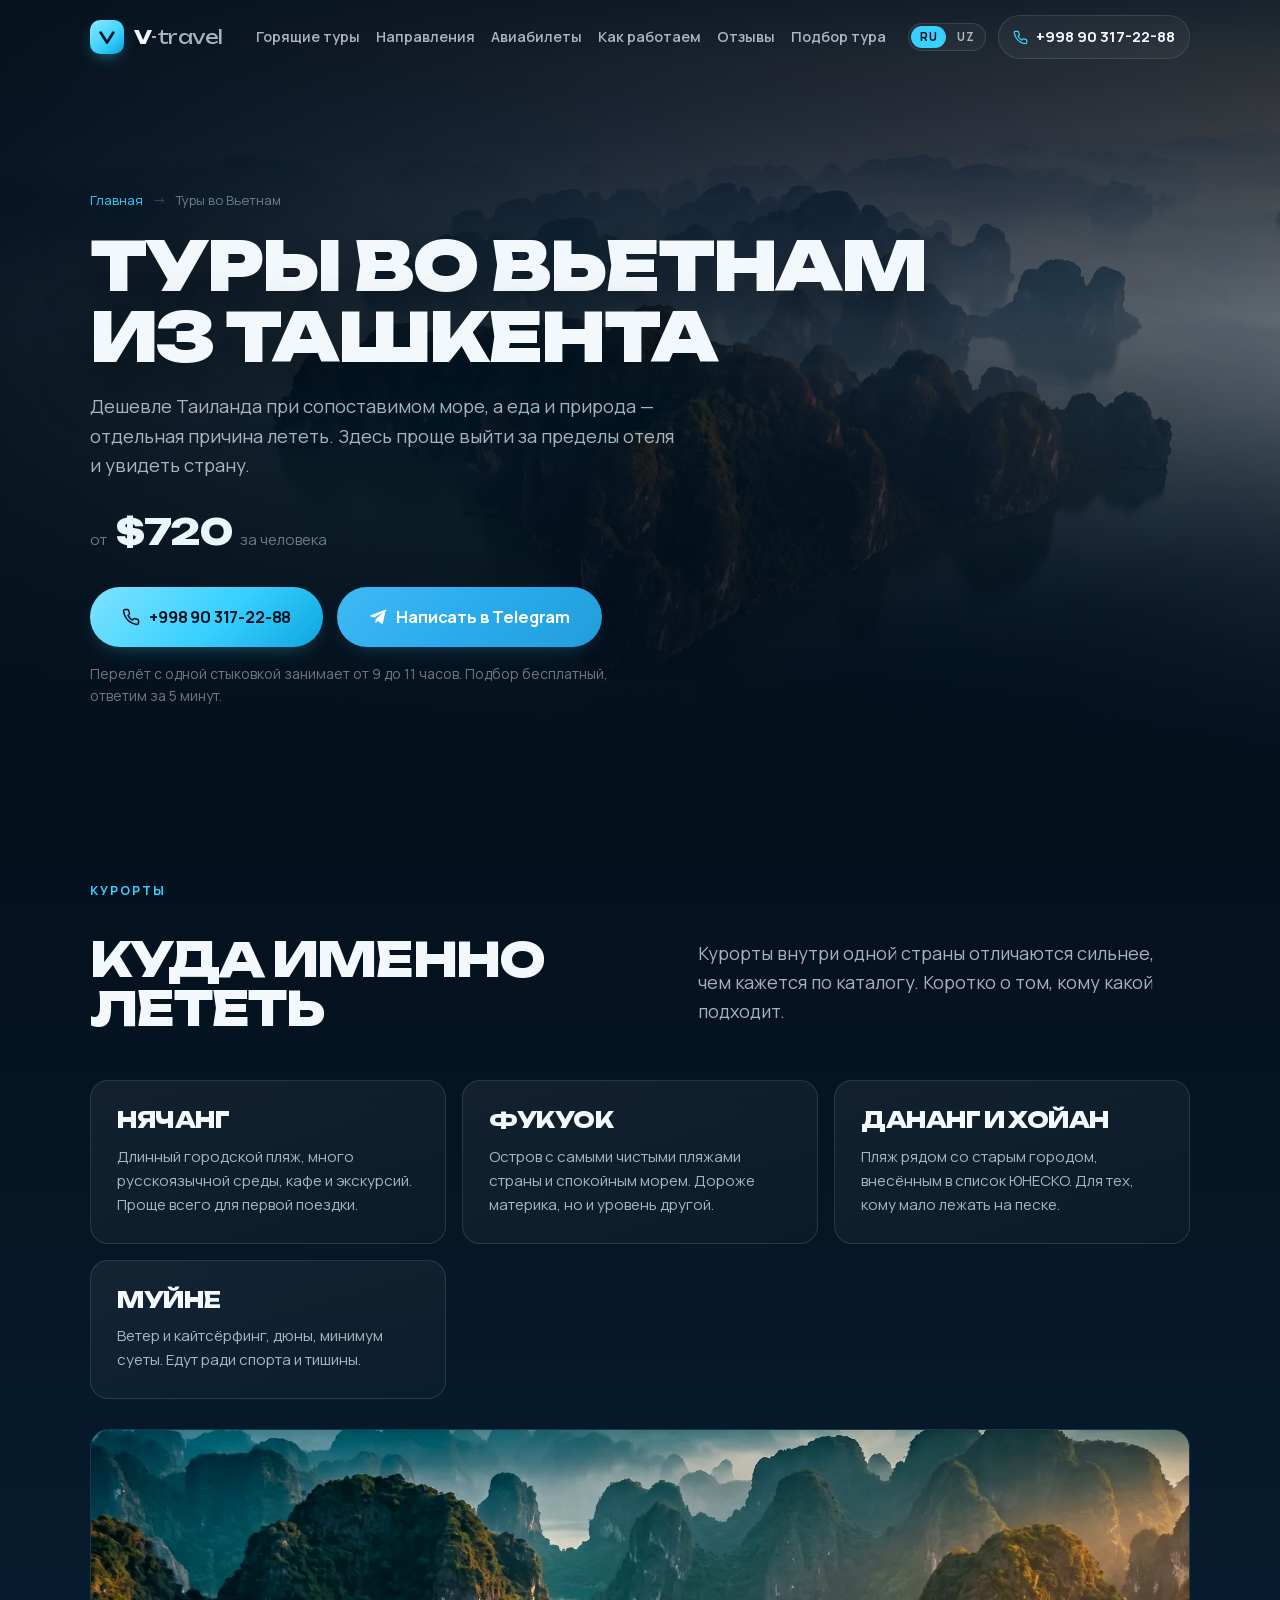
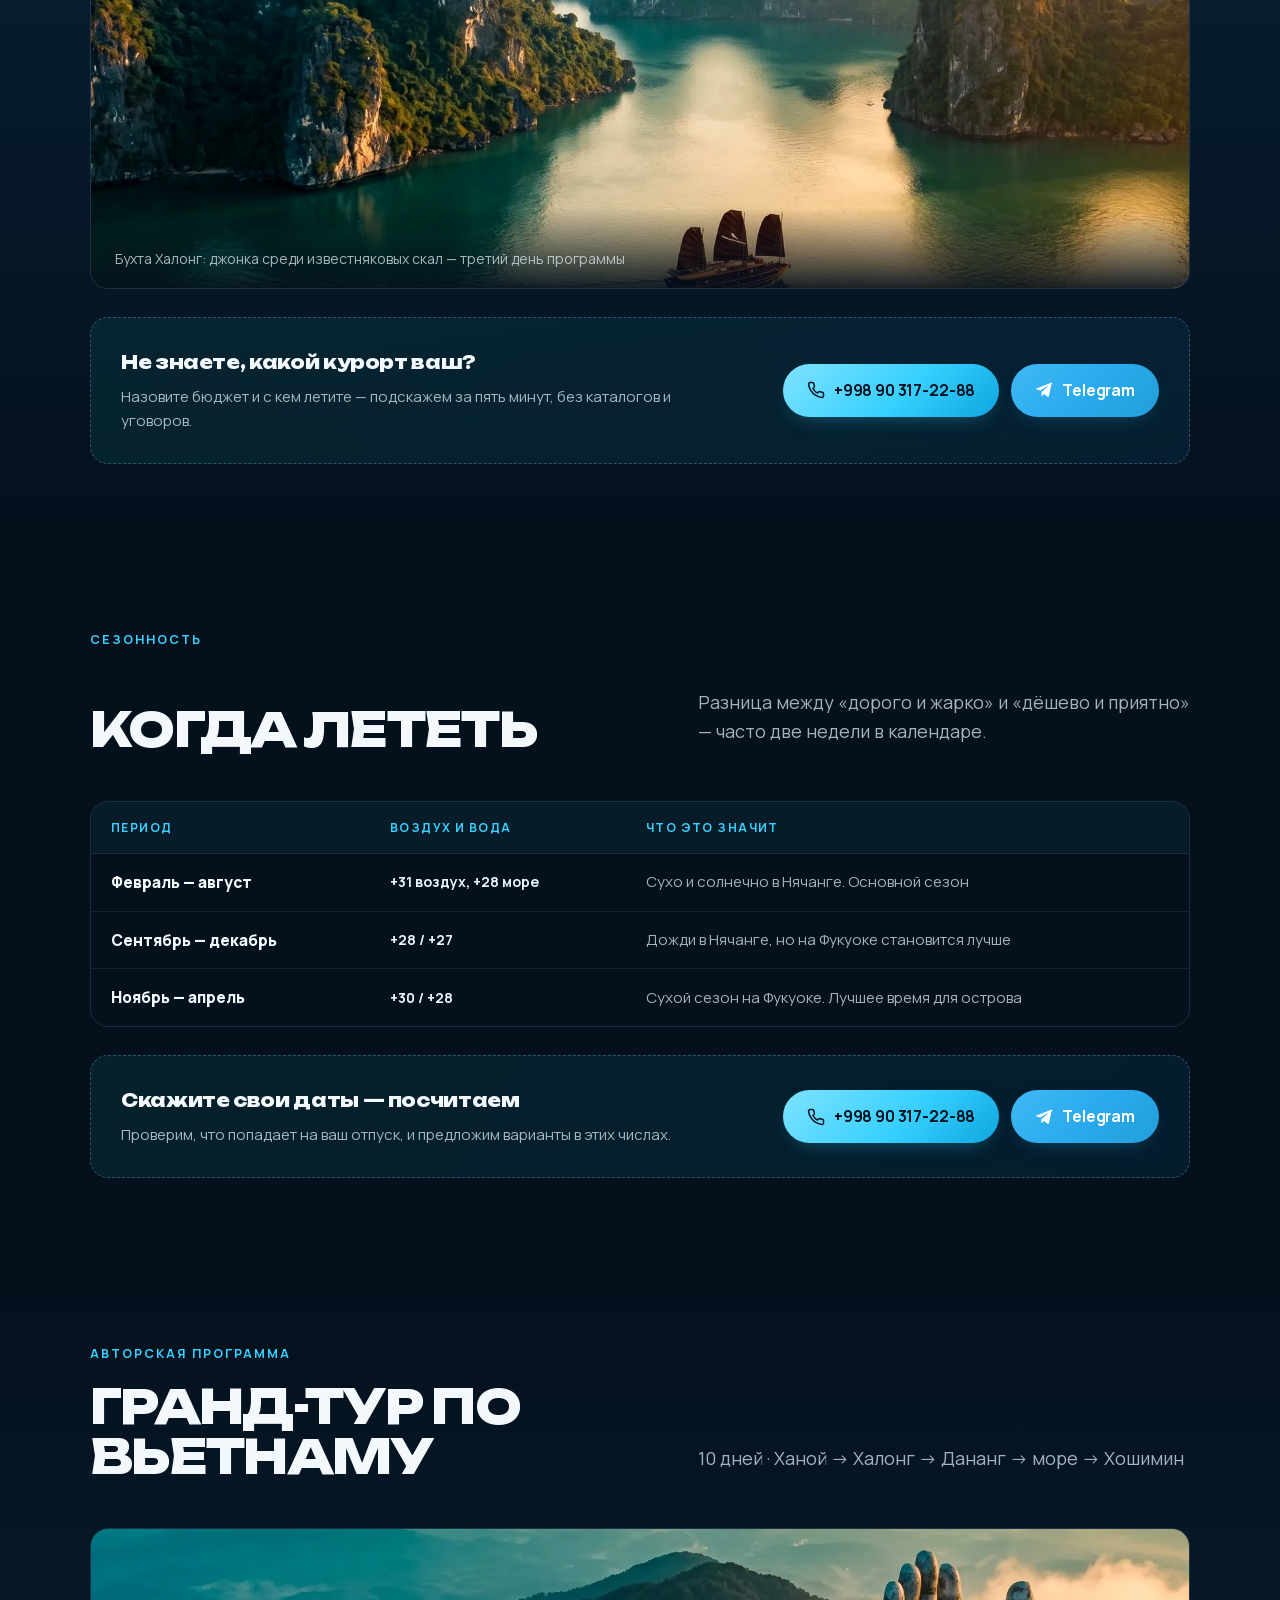
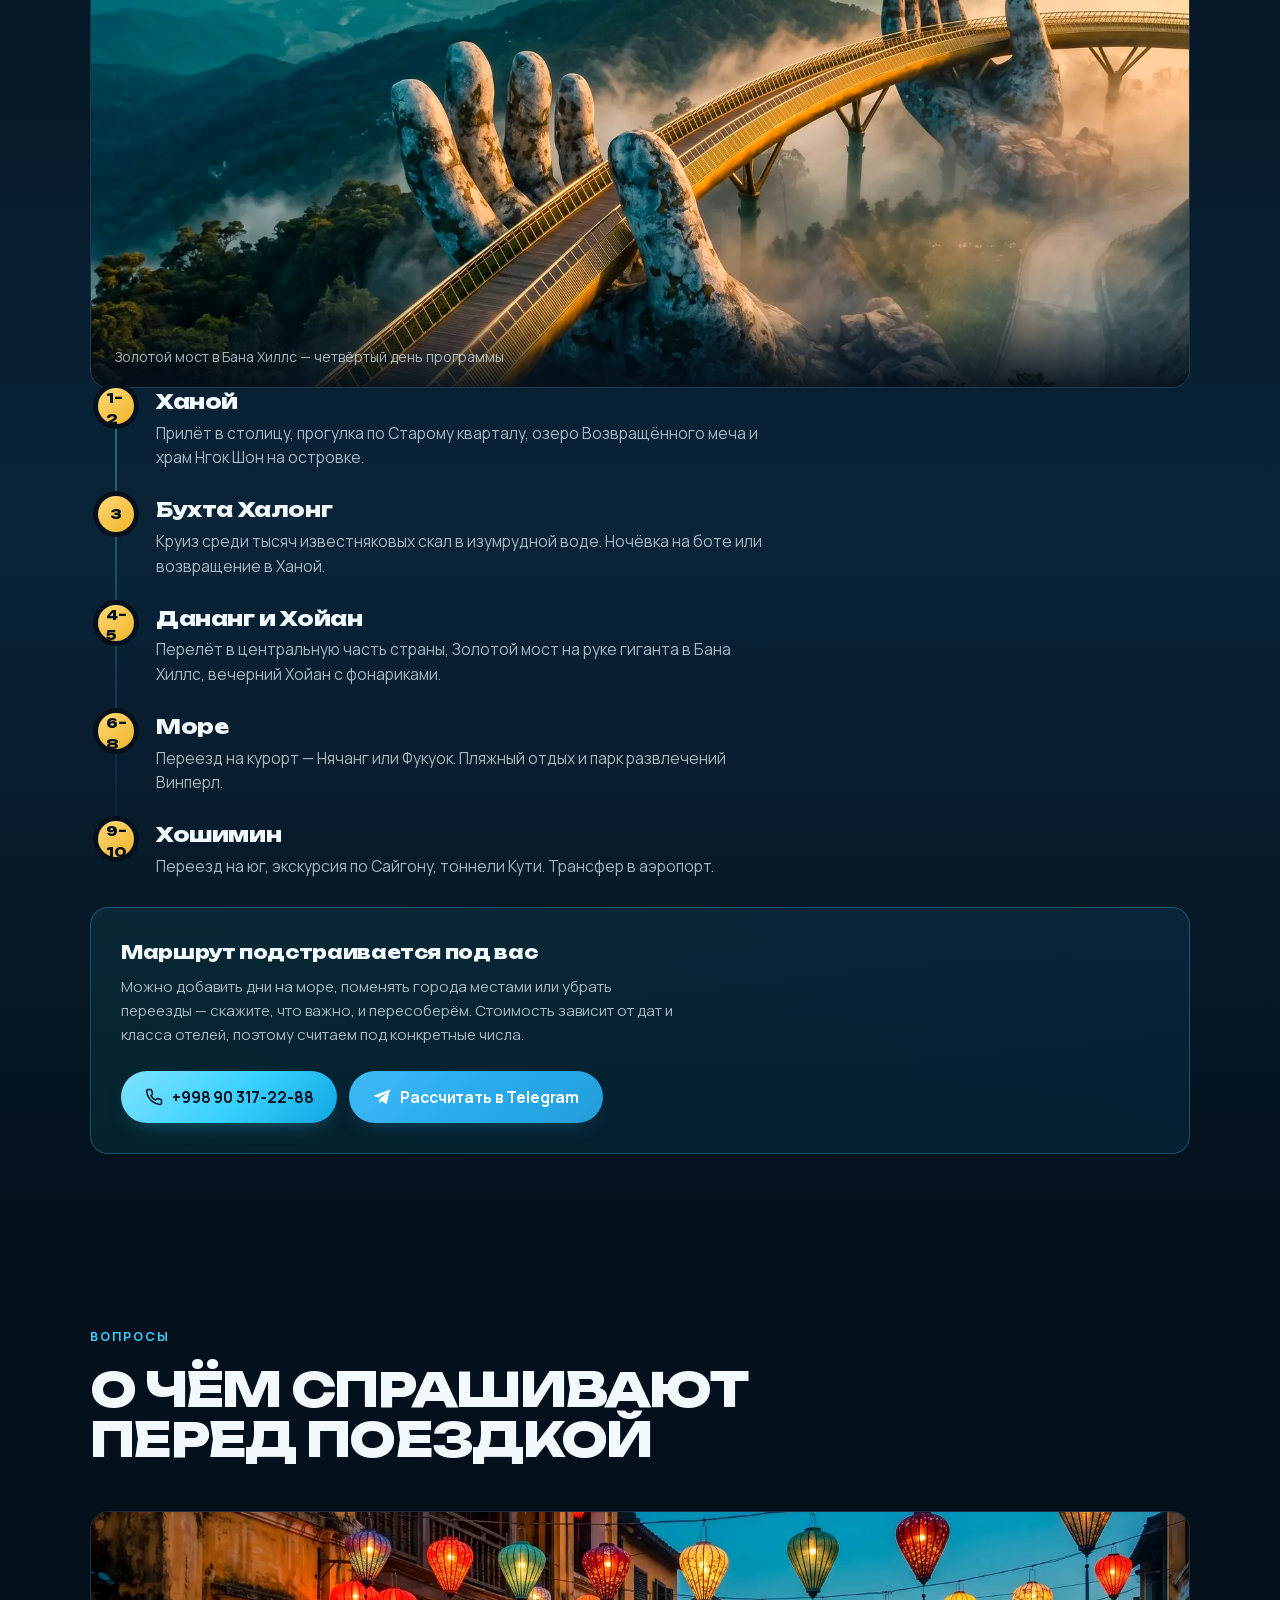
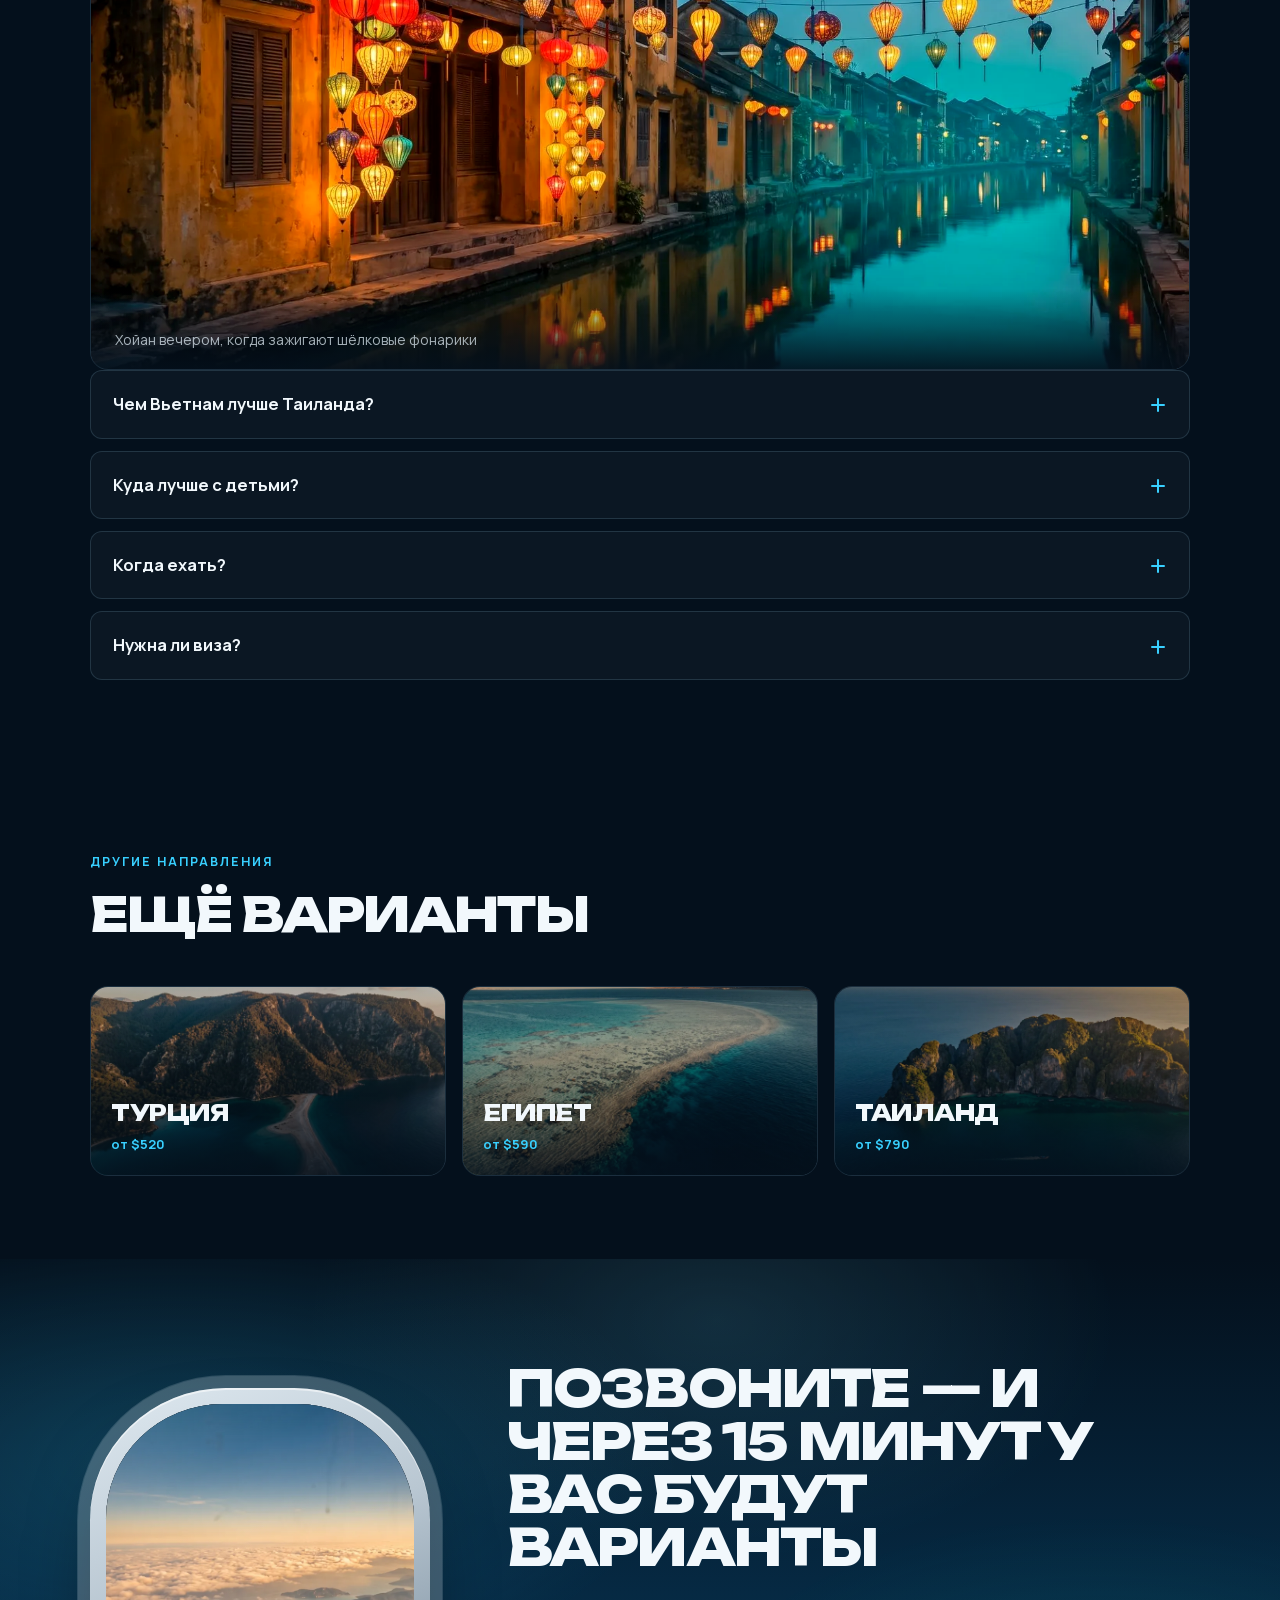
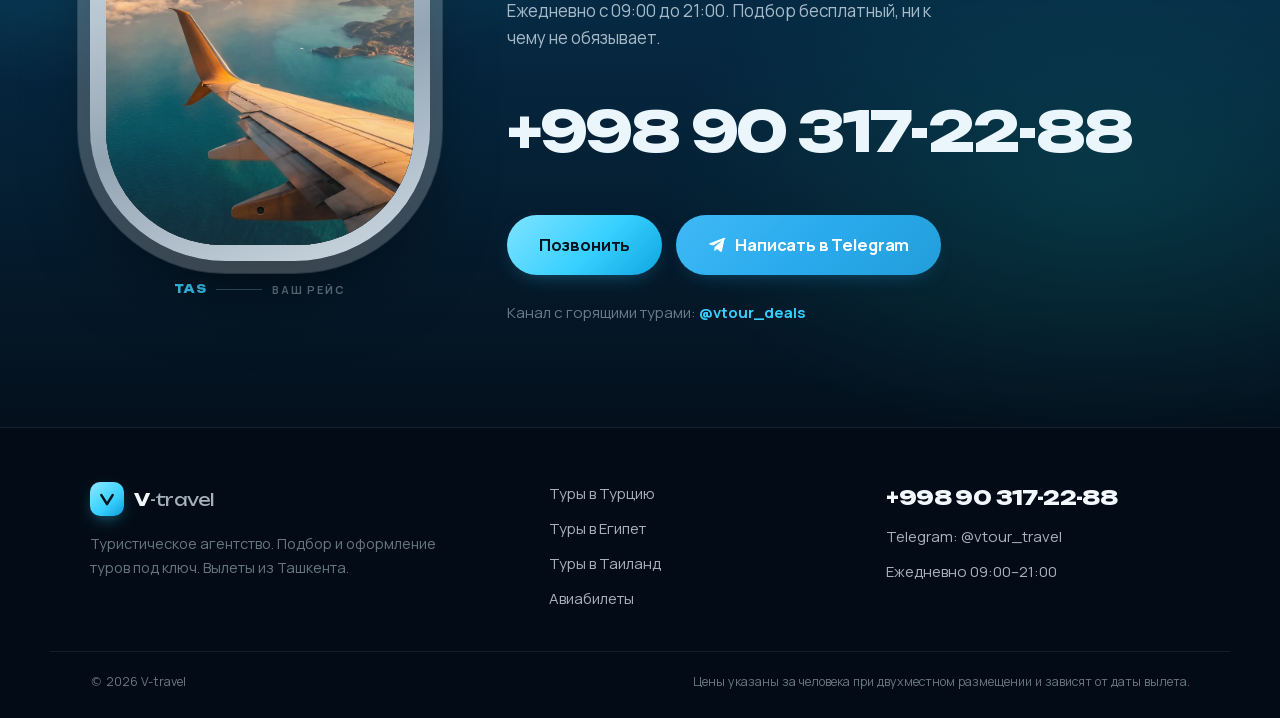
<file: vietnam/index.html>
<!DOCTYPE html>
<html lang="ru">
<head>
<meta charset="UTF-8">
<meta name="viewport" content="width=device-width, initial-scale=1">
<title>Туры во Вьетнам из Ташкента — цены и авторские программы</title>
<meta name="description" content="Туры во Вьетнам из Ташкента от $720: какой курорт кому подходит, когда лететь, авторская программа по дням. Подбор за 15 минут, звоните +998 90 317-22-88.">
<meta name="theme-color" content="#04121f">
<link rel="alternate" hreflang="ru" href="https://v-travel.uz/vietnam/">
<link rel="alternate" hreflang="uz" href="https://v-travel.uz/uz/vetnam/">
<link rel="alternate" hreflang="x-default" href="https://v-travel.uz/vietnam/">
<link rel="canonical" href="https://v-travel.uz/vietnam/">

<meta property="og:type" content="website">
<meta property="og:site_name" content="V-travel">
<meta property="og:locale" content="ru_RU">
<meta property="og:url" content="https://v-travel.uz/vietnam/">
<meta property="og:title" content="Туры во Вьетнам из Ташкента">
<meta property="og:description" content="Туры во Вьетнам из Ташкента от $720: какой курорт кому подходит, когда лететь, авторская программа по дням. Подбор за 15 минут, звоните +998 90 317-22-88.">
<meta property="og:image" content="https://v-travel.uz/assets/img/og-vietnam-v2.jpg">
<meta property="og:image:width" content="1200">
<meta property="og:image:height" content="630">
<meta property="og:image:alt" content="Туры во Вьетнам из Ташкента — цены и авторские программы">

<link rel="icon" href="data:image/svg+xml,%3Csvg xmlns='http://www.w3.org/2000/svg' viewBox='0 0 64 64'%3E%3Crect width='64' height='64' rx='14' fill='%23061c2e'/%3E%3Cpath d='M16 20l16 26 16-26' fill='none' stroke='%2338d0ff' stroke-width='7' stroke-linecap='round' stroke-linejoin='round'/%3E%3C/svg%3E">
<link rel="preload" href="/assets/fonts/unbounded-900.woff2" as="font" type="font/woff2" crossorigin>
<link rel="preload" href="/assets/fonts/manrope-400.woff2" as="font" type="font/woff2" crossorigin>
<link rel="preload" href="/assets/img/dest-vietnam.webp" as="image" fetchpriority="high">
<link rel="stylesheet" href="/css/fonts.css">
<link rel="stylesheet" href="/css/styles.css">
<link rel="stylesheet" href="/css/pages.css">
<script>document.documentElement.classList.add('js');</script>

<script type="application/ld+json">
{
  "@context": "https://schema.org",
  "@graph": [
    {
      "@type": "BreadcrumbList",
      "itemListElement": [
        {
          "@type": "ListItem",
          "position": 1,
          "name": "Главная",
          "item": "https://v-travel.uz/"
        },
        {
          "@type": "ListItem",
          "position": 2,
          "name": "Туры во Вьетнам",
          "item": "https://v-travel.uz/vietnam/"
        }
      ]
    },
    {
      "@type": "FAQPage",
      "mainEntity": [
        {
          "@type": "Question",
          "name": "Чем Вьетнам лучше Таиланда?",
          "acceptedAnswer": {
            "@type": "Answer",
            "text": "В среднем дешевле при сопоставимом море, и заметно интереснее с точки зрения еды и поездок вглубь страны. Хуже — с сервисом в отелях среднего уровня и с прозрачностью цен на месте."
          }
        },
        {
          "@type": "Question",
          "name": "Куда лучше с детьми?",
          "acceptedAnswer": {
            "@type": "Answer",
            "text": "На Фукуок: море спокойнее, пляжи чище, меньше городского движения. Нячанг — это всё-таки большой город с оживлённой набережной."
          }
        },
        {
          "@type": "Question",
          "name": "Когда ехать?",
          "acceptedAnswer": {
            "@type": "Answer",
            "text": "В Нячанг — с февраля по август. На Фукуок — с ноября по апрель. Это разные сезоны, и выбор курорта часто определяется именно датами отпуска."
          }
        },
        {
          "@type": "Question",
          "name": "Нужна ли виза?",
          "acceptedAnswer": {
            "@type": "Answer",
            "text": "Условия въезда меняются, мы проверяем их на конкретную дату. Позвоните или напишите — уточним и поможем с оформлением."
          }
        }
      ]
    }
  ]
}
</script>
</head>
<body>

<a class="skip-link" href="#main">К основному содержимому</a>

<header class="header" id="header">
  <div class="shell header__inner">
    <a href="/" class="logo" aria-label="V-travel, на главную">
      <span class="logo__mark" aria-hidden="true">
        <svg viewBox="0 0 32 32" width="20" height="20"><path d="M6 9l10 16L26 9" fill="none" stroke="currentColor" stroke-width="4.5" stroke-linecap="round" stroke-linejoin="round"/></svg>
      </span>
      <span class="logo__text">V<span>-travel</span></span>
    </a>

    <nav class="nav" id="nav" aria-label="Основная навигация">
      <a href="/#hot" class="nav__link">Горящие туры</a>
      <a href="/#dest" class="nav__link">Направления</a>
      <a href="/#tickets" class="nav__link">Авиабилеты</a>
      <a href="/#how" class="nav__link">Как работаем</a>
      <a href="/#reviews" class="nav__link">Отзывы</a>
      <a href="/#pick" class="nav__link">Подбор тура</a>
      <div class="nav__mobile-actions">
        <a href="tel:+998903172288" class="btn btn--ghost btn--block">+998 90 317-22-88</a>
        <a href="https://t.me/vtour_travel" target="_blank" rel="noopener" class="btn btn--tg btn--block">Написать в Telegram</a>
      </div>
    </nav>

    <div class="header__actions">
      <div class="langswitch" role="group" aria-label="Язык">
        <span class="langswitch__item is-active" aria-current="true">RU</span>
        <a class="langswitch__item" href="https://v-travel.uz/uz/vetnam/" hreflang="uz" lang="uz">UZ</a>
      </div>
      <a href="tel:+998903172288" class="header__phone" data-goal="call">
        <svg viewBox="0 0 24 24" width="15" height="15" fill="none" stroke="currentColor" stroke-width="2" stroke-linecap="round" stroke-linejoin="round" aria-hidden="true"><path d="M22 16.9v3a2 2 0 01-2.2 2 19.8 19.8 0 01-8.6-3.1 19.5 19.5 0 01-6-6 19.8 19.8 0 01-3.1-8.7A2 2 0 014.1 2h3a2 2 0 012 1.7c.1 1 .3 2 .7 2.9a2 2 0 01-.4 2.1L8 10.1a16 16 0 006 6l1.4-1.4a2 2 0 012.1-.4c.9.4 1.9.6 2.9.7a2 2 0 011.7 2"/></svg>
        <span>+998 90 317-22-88</span>
      </a>
      <button class="burger" id="burger" aria-label="Меню" aria-expanded="false" aria-controls="nav">
        <span></span><span></span><span></span>
      </button>
    </div>
  </div>
</header>

<main id="main">

  <section class="phero">
    <div class="phero__media" aria-hidden="true">
      <img src="/assets/img/dest-vietnam.webp" alt="" width="1500" height="952" fetchpriority="high">
      <div class="phero__scrim"></div>
    </div>
    <div class="shell phero__inner">
      <nav class="crumbs" aria-label="Хлебные крошки">
        <a href="/">Главная</a><span aria-hidden="true">→</span><span>Туры во Вьетнам</span>
      </nav>
      <h1>Туры во Вьетнам<br>из Ташкента</h1>
      <p class="phero__lead">Дешевле Таиланда при сопоставимом море, а еда и природа — отдельная причина лететь. Здесь проще выйти за пределы отеля и увидеть страну.</p>
      <p class="phero__price">от <strong>$720</strong> за человека</p>
      <div class="phero__cta">
        <a href="tel:+998903172288" class="btn btn--primary btn--lg" data-goal="call"><svg viewBox="0 0 24 24" width="18" height="18" fill="none" stroke="currentColor" stroke-width="2" stroke-linecap="round" stroke-linejoin="round" aria-hidden="true"><path d="M22 16.9v3a2 2 0 01-2.2 2 19.8 19.8 0 01-8.6-3.1 19.5 19.5 0 01-6-6 19.8 19.8 0 01-3.1-8.7A2 2 0 014.1 2h3a2 2 0 012 1.7c.1 1 .3 2 .7 2.9a2 2 0 01-.4 2.1L8 10.1a16 16 0 006 6l1.4-1.4a2 2 0 012.1-.4c.9.4 1.9.6 2.9.7a2 2 0 011.7 2"/></svg>+998 90 317-22-88</a>
        <a href="https://t.me/vtour_travel?text=%D0%97%D0%B4%D1%80%D0%B0%D0%B2%D1%81%D1%82%D0%B2%D1%83%D0%B9%D1%82%D0%B5%21%20%D0%98%D0%BD%D1%82%D0%B5%D1%80%D0%B5%D1%81%D1%83%D1%8E%D1%82%20%D1%82%D1%83%D1%80%D1%8B%20%D0%B2%D0%BE%20%D0%92%D1%8C%D0%B5%D1%82%D0%BD%D0%B0%D0%BC%20%D0%B8%D0%B7%20%D0%A2%D0%B0%D1%88%D0%BA%D0%B5%D0%BD%D1%82%D0%B0." target="_blank" rel="noopener" class="btn btn--tg btn--lg" data-goal="telegram"><svg viewBox="0 0 24 24" width="18" height="18" fill="currentColor" aria-hidden="true"><path d="M21.9 4.3L18.6 20c-.2 1.1-.9 1.4-1.8.9l-5-3.7-2.4 2.3c-.3.3-.5.5-1 .5l.4-5.1L18 6.4c.4-.4-.1-.6-.6-.2L7.2 12.7l-4.9-1.5c-1.1-.3-1.1-1 .2-1.5l19.1-7.4c.9-.3 1.7.2 1.4 2z"/></svg>Написать в Telegram</a>
      </div>
      <p class="phero__note">Перелёт с одной стыковкой занимает от 9 до 11 часов. Подбор бесплатный, ответим за 5 минут.</p>
    </div>
  </section>

  <section class="section section--resorts">
    <div class="shell">
      <header class="sec-head reveal">
        <p class="sec-kicker">Курорты</p>
        <h2 class="sec-title">Куда именно<br>лететь</h2>
        <p class="sec-lead">Курорты внутри одной страны отличаются сильнее, чем кажется по каталогу. Коротко о том, кому какой подходит.</p>
      </header>
      <div class="resorts">
        <article class="resort reveal">
          <h3>Нячанг</h3>
          <p>Длинный городской пляж, много русскоязычной среды, кафе и экскурсий. Проще всего для первой поездки.</p>
        </article>
        <article class="resort reveal">
          <h3>Фукуок</h3>
          <p>Остров с самыми чистыми пляжами страны и спокойным морем. Дороже материка, но и уровень другой.</p>
        </article>
        <article class="resort reveal">
          <h3>Дананг и Хойан</h3>
          <p>Пляж рядом со старым городом, внесённым в список ЮНЕСКО. Для тех, кому мало лежать на песке.</p>
        </article>
        <article class="resort reveal">
          <h3>Муйне</h3>
          <p>Ветер и кайтсёрфинг, дюны, минимум суеты. Едут ради спорта и тишины.</p>
        </article>
      </div>
      <figure class="photoband reveal">
        <img src="/assets/img/vietnam-halong.webp" alt="Бухта Халонг: джонка среди известняковых скал — третий день программы" width="1600" height="900" loading="lazy">
        <figcaption>Бухта Халонг: джонка среди известняковых скал — третий день программы</figcaption>
      </figure>
      <div class="inline-cta reveal">
        <div>
          <p class="inline-cta__title">Не знаете, какой курорт ваш?</p>
          <p class="inline-cta__text">Назовите бюджет и с кем летите — подскажем за пять минут, без каталогов и уговоров.</p>
        </div>
        <div class="inline-cta__actions">
          <a href="tel:+998903172288" class="btn btn--primary" data-goal="call"><svg viewBox="0 0 24 24" width="18" height="18" fill="none" stroke="currentColor" stroke-width="2" stroke-linecap="round" stroke-linejoin="round" aria-hidden="true"><path d="M22 16.9v3a2 2 0 01-2.2 2 19.8 19.8 0 01-8.6-3.1 19.5 19.5 0 01-6-6 19.8 19.8 0 01-3.1-8.7A2 2 0 014.1 2h3a2 2 0 012 1.7c.1 1 .3 2 .7 2.9a2 2 0 01-.4 2.1L8 10.1a16 16 0 006 6l1.4-1.4a2 2 0 012.1-.4c.9.4 1.9.6 2.9.7a2 2 0 011.7 2"/></svg>+998 90 317-22-88</a>
          <a href="https://t.me/vtour_travel?text=%D0%97%D0%B4%D1%80%D0%B0%D0%B2%D1%81%D1%82%D0%B2%D1%83%D0%B9%D1%82%D0%B5%21%20%D0%9F%D0%BE%D0%BC%D0%BE%D0%B3%D0%B8%D1%82%D0%B5%20%D0%B2%D1%8B%D0%B1%D1%80%D0%B0%D1%82%D1%8C%20%D0%BA%D1%83%D1%80%D0%BE%D1%80%D1%82%20%D0%B2%D0%BE%20%D0%92%D1%8C%D0%B5%D1%82%D0%BD%D0%B0%D0%BC.%20%D0%9B%D0%B5%D1%87%D1%83%20" target="_blank" rel="noopener" class="btn btn--tg" data-goal="telegram"><svg viewBox="0 0 24 24" width="18" height="18" fill="currentColor" aria-hidden="true"><path d="M21.9 4.3L18.6 20c-.2 1.1-.9 1.4-1.8.9l-5-3.7-2.4 2.3c-.3.3-.5.5-1 .5l.4-5.1L18 6.4c.4-.4-.1-.6-.6-.2L7.2 12.7l-4.9-1.5c-1.1-.3-1.1-1 .2-1.5l19.1-7.4c.9-.3 1.7.2 1.4 2z"/></svg>Telegram</a>
        </div>
      </div>
    </div>
  </section>

  <section class="section section--seasons">
    <div class="shell">
      <header class="sec-head reveal">
        <p class="sec-kicker">Сезонность</p>
        <h2 class="sec-title">Когда лететь</h2>
        <p class="sec-lead">Разница между «дорого и жарко» и «дёшево и приятно» — часто две недели в календаре.</p>
      </header>
      <div class="season reveal">
        <table>
          <thead>
            <tr><th scope="col">Период</th><th scope="col">Воздух и вода</th><th scope="col">Что это значит</th></tr>
          </thead>
          <tbody>
          <tr>
            <th scope="row">Февраль — август</th>
            <td class="season__temp">+31 воздух, +28 море</td>
            <td>Сухо и солнечно в Нячанге. Основной сезон</td>
          </tr>
          <tr>
            <th scope="row">Сентябрь — декабрь</th>
            <td class="season__temp">+28 / +27</td>
            <td>Дожди в Нячанге, но на Фукуоке становится лучше</td>
          </tr>
          <tr>
            <th scope="row">Ноябрь — апрель</th>
            <td class="season__temp">+30 / +28</td>
            <td>Сухой сезон на Фукуоке. Лучшее время для острова</td>
          </tr>
          </tbody>
        </table>
      </div>
      <div class="inline-cta reveal">
        <div>
          <p class="inline-cta__title">Скажите свои даты — посчитаем</p>
          <p class="inline-cta__text">Проверим, что попадает на ваш отпуск, и предложим варианты в этих числах.</p>
        </div>
        <div class="inline-cta__actions">
          <a href="tel:+998903172288" class="btn btn--primary" data-goal="call"><svg viewBox="0 0 24 24" width="18" height="18" fill="none" stroke="currentColor" stroke-width="2" stroke-linecap="round" stroke-linejoin="round" aria-hidden="true"><path d="M22 16.9v3a2 2 0 01-2.2 2 19.8 19.8 0 01-8.6-3.1 19.5 19.5 0 01-6-6 19.8 19.8 0 01-3.1-8.7A2 2 0 014.1 2h3a2 2 0 012 1.7c.1 1 .3 2 .7 2.9a2 2 0 01-.4 2.1L8 10.1a16 16 0 006 6l1.4-1.4a2 2 0 012.1-.4c.9.4 1.9.6 2.9.7a2 2 0 011.7 2"/></svg>+998 90 317-22-88</a>
          <a href="https://t.me/vtour_travel?text=%D0%97%D0%B4%D1%80%D0%B0%D0%B2%D1%81%D1%82%D0%B2%D1%83%D0%B9%D1%82%D0%B5%21%20%D0%A5%D0%BE%D1%87%D1%83%20%D0%B2%D0%BE%20%D0%92%D1%8C%D0%B5%D1%82%D0%BD%D0%B0%D0%BC.%20%D0%9C%D0%BE%D0%B8%20%D0%B4%D0%B0%D1%82%D1%8B%3A%20" target="_blank" rel="noopener" class="btn btn--tg" data-goal="telegram"><svg viewBox="0 0 24 24" width="18" height="18" fill="currentColor" aria-hidden="true"><path d="M21.9 4.3L18.6 20c-.2 1.1-.9 1.4-1.8.9l-5-3.7-2.4 2.3c-.3.3-.5.5-1 .5l.4-5.1L18 6.4c.4-.4-.1-.6-.6-.2L7.2 12.7l-4.9-1.5c-1.1-.3-1.1-1 .2-1.5l19.1-7.4c.9-.3 1.7.2 1.4 2z"/></svg>Telegram</a>
        </div>
      </div>
    </div>
  </section>

  <section class="section section--tours" id="program">
    <div class="shell">
      <header class="sec-head reveal">
        <p class="sec-kicker">Авторская программа</p>
        <h2 class="sec-title">Гранд-тур по Вьетнаму</h2>
        <p class="sec-lead">10 дней · Ханой → Халонг → Дананг → море → Хошимин</p>
      </header>
      <figure class="photoband reveal">
        <img src="/assets/img/vietnam-most.webp" alt="Золотой мост в Бана Хиллс — четвёртый день программы" width="1600" height="900" loading="lazy">
        <figcaption>Золотой мост в Бана Хиллс — четвёртый день программы</figcaption>
      </figure>
      <ol class="program">
        <li class="pday reveal">
          <div class="pday__mark"><span>1–2</span></div>
          <div class="pday__body">
            <h3>Ханой</h3>
            <p>Прилёт в столицу, прогулка по Старому кварталу, озеро Возвращённого меча и храм Нгок Шон на островке.</p>
          </div>
        </li>
        <li class="pday reveal">
          <div class="pday__mark"><span>3</span></div>
          <div class="pday__body">
            <h3>Бухта Халонг</h3>
            <p>Круиз среди тысяч известняковых скал в изумрудной воде. Ночёвка на боте или возвращение в Ханой.</p>
          </div>
        </li>
        <li class="pday reveal">
          <div class="pday__mark"><span>4–5</span></div>
          <div class="pday__body">
            <h3>Дананг и Хойан</h3>
            <p>Перелёт в центральную часть страны, Золотой мост на руке гиганта в Бана Хиллс, вечерний Хойан с фонариками.</p>
          </div>
        </li>
        <li class="pday reveal">
          <div class="pday__mark"><span>6–8</span></div>
          <div class="pday__body">
            <h3>Море</h3>
            <p>Переезд на курорт — Нячанг или Фукуок. Пляжный отдых и парк развлечений Винперл.</p>
          </div>
        </li>
        <li class="pday reveal">
          <div class="pday__mark"><span>9–10</span></div>
          <div class="pday__body">
            <h3>Хошимин</h3>
            <p>Переезд на юг, экскурсия по Сайгону, тоннели Кути. Трансфер в аэропорт.</p>
          </div>
        </li>
      </ol>
      <div class="inline-cta inline-cta--wide reveal">
        <div>
          <p class="inline-cta__title">Маршрут подстраивается под вас</p>
          <p class="inline-cta__text">Можно добавить дни на море, поменять города местами или убрать переезды — скажите, что важно, и пересоберём. Стоимость зависит от дат и класса отелей, поэтому считаем под конкретные числа.</p>
        </div>
        <div class="inline-cta__actions">
          <a href="tel:+998903172288" class="btn btn--primary" data-goal="call"><svg viewBox="0 0 24 24" width="18" height="18" fill="none" stroke="currentColor" stroke-width="2" stroke-linecap="round" stroke-linejoin="round" aria-hidden="true"><path d="M22 16.9v3a2 2 0 01-2.2 2 19.8 19.8 0 01-8.6-3.1 19.5 19.5 0 01-6-6 19.8 19.8 0 01-3.1-8.7A2 2 0 014.1 2h3a2 2 0 012 1.7c.1 1 .3 2 .7 2.9a2 2 0 01-.4 2.1L8 10.1a16 16 0 006 6l1.4-1.4a2 2 0 012.1-.4c.9.4 1.9.6 2.9.7a2 2 0 011.7 2"/></svg>+998 90 317-22-88</a>
          <a href="https://t.me/vtour_travel?text=%D0%97%D0%B4%D1%80%D0%B0%D0%B2%D1%81%D1%82%D0%B2%D1%83%D0%B9%D1%82%D0%B5%21%20%D0%98%D0%BD%D1%82%D0%B5%D1%80%D0%B5%D1%81%D1%83%D0%B5%D1%82%20%D0%B0%D0%B2%D1%82%D0%BE%D1%80%D1%81%D0%BA%D0%B0%D1%8F%20%D0%BF%D1%80%D0%BE%D0%B3%D1%80%D0%B0%D0%BC%D0%BC%D0%B0%20%C2%AB%D0%93%D1%80%D0%B0%D0%BD%D0%B4-%D1%82%D1%83%D1%80%20%D0%BF%D0%BE%20%D0%92%D1%8C%D0%B5%D1%82%D0%BD%D0%B0%D0%BC%D1%83%C2%BB%20%2810%20%D0%B4%D0%BD%D0%B5%D0%B9%20%C2%B7%20%D0%A5%D0%B0%D0%BD%D0%BE%D0%B9%20%E2%86%92%20%D0%A5%D0%B0%D0%BB%D0%BE%D0%BD%D0%B3%20%E2%86%92%20%D0%94%D0%B0%D0%BD%D0%B0%D0%BD%D0%B3%20%E2%86%92%20%D0%BC%D0%BE%D1%80%D0%B5%20%E2%86%92%20%D0%A5%D0%BE%D1%88%D0%B8%D0%BC%D0%B8%D0%BD%29.%20%D0%A0%D0%B0%D1%81%D1%81%D1%87%D0%B8%D1%82%D0%B0%D0%B9%D1%82%D0%B5%2C%20%D0%BF%D0%BE%D0%B6%D0%B0%D0%BB%D1%83%D0%B9%D1%81%D1%82%D0%B0%2C%20%D0%BD%D0%B0%20%D0%BC%D0%BE%D0%B8%20%D0%B4%D0%B0%D1%82%D1%8B." target="_blank" rel="noopener" class="btn btn--tg" data-goal="telegram"><svg viewBox="0 0 24 24" width="18" height="18" fill="currentColor" aria-hidden="true"><path d="M21.9 4.3L18.6 20c-.2 1.1-.9 1.4-1.8.9l-5-3.7-2.4 2.3c-.3.3-.5.5-1 .5l.4-5.1L18 6.4c.4-.4-.1-.6-.6-.2L7.2 12.7l-4.9-1.5c-1.1-.3-1.1-1 .2-1.5l19.1-7.4c.9-.3 1.7.2 1.4 2z"/></svg>Рассчитать в Telegram</a>
        </div>
      </div>
    </div>
  </section>

  <section class="section section--faq">
    <div class="shell">
      <header class="sec-head reveal">
        <p class="sec-kicker">Вопросы</p>
        <h2 class="sec-title">О чём спрашивают<br>перед поездкой</h2>
      </header>
      <figure class="photoband reveal">
        <img src="/assets/img/vietnam-hoyan.webp" alt="Хойан вечером, когда зажигают шёлковые фонарики" width="1600" height="900" loading="lazy">
        <figcaption>Хойан вечером, когда зажигают шёлковые фонарики</figcaption>
      </figure>
      <div class="faq">
        <details class="faq__item reveal" name="faq">
          <summary>Чем Вьетнам лучше Таиланда?</summary>
          <p>В среднем дешевле при сопоставимом море, и заметно интереснее с точки зрения еды и поездок вглубь страны. Хуже — с сервисом в отелях среднего уровня и с прозрачностью цен на месте.</p>
        </details>
        <details class="faq__item reveal" name="faq">
          <summary>Куда лучше с детьми?</summary>
          <p>На Фукуок: море спокойнее, пляжи чище, меньше городского движения. Нячанг — это всё-таки большой город с оживлённой набережной.</p>
        </details>
        <details class="faq__item reveal" name="faq">
          <summary>Когда ехать?</summary>
          <p>В Нячанг — с февраля по август. На Фукуок — с ноября по апрель. Это разные сезоны, и выбор курорта часто определяется именно датами отпуска.</p>
        </details>
        <details class="faq__item reveal" name="faq">
          <summary>Нужна ли виза?</summary>
          <p>Условия въезда меняются, мы проверяем их на конкретную дату. Позвоните или напишите — уточним и поможем с оформлением.</p>
        </details>
      </div>
    </div>
  </section>

  <section class="section section--other">
    <div class="shell">
      <header class="sec-head reveal">
        <p class="sec-kicker">Другие направления</p>
        <h2 class="sec-title">Ещё варианты</h2>
      </header>
      <div class="otherdests">
        <a class="otherdest" href="/turciya/">
          <img src="/assets/img/dest-turkey.webp" alt="Туры в Турцию из Ташкента" width="1500" height="952" loading="lazy">
          <span>Турция<em>от $520</em></span>
        </a>
        <a class="otherdest" href="/egipet/">
          <img src="/assets/img/dest-egypt.webp" alt="Туры в Египет из Ташкента" width="1500" height="952" loading="lazy">
          <span>Египет<em>от $590</em></span>
        </a>
        <a class="otherdest" href="/tailand/">
          <img src="/assets/img/dest-thailand.webp" alt="Туры в Таиланд из Ташкента" width="1500" height="952" loading="lazy">
          <span>Таиланд<em>от $790</em></span>
        </a>
      </div>
    </div>
  </section>

  <section class="cta" id="contacts">
    <div class="cta__media" aria-hidden="true"><div class="cta__caustics"></div></div>
    <div class="shell cta__inner">
      <figure class="porthole reveal" aria-hidden="true">
        <span class="porthole__frame">
          <span class="porthole__glass">
            <img src="/assets/img/porthole-view.webp" alt="" width="820" height="1138" loading="lazy">
            <span class="porthole__glare"></span>
          </span>
        </span>
        <figcaption class="porthole__hud">
          <span>TAS</span>
          <span class="porthole__hud-line"></span>
          <span>ваш рейс</span>
        </figcaption>
      </figure>

      <div class="cta__text">
      <h2 class="cta__title reveal">Позвоните — и через 15 минут у вас будут варианты</h2>
      <p class="cta__lead reveal">Ежедневно с 09:00 до 21:00. Подбор бесплатный, ни к чему не обязывает.</p>
      <a href="tel:+998903172288" class="cta__phone reveal" data-goal="call">+998 90 317-22-88</a>
      <div class="cta__buttons reveal">
        <a href="tel:+998903172288" class="btn btn--primary btn--lg" data-goal="call">Позвонить</a>
        <a href="https://t.me/vtour_travel?text=%D0%97%D0%B4%D1%80%D0%B0%D0%B2%D1%81%D1%82%D0%B2%D1%83%D0%B9%D1%82%D0%B5%21%20%D0%98%D0%BD%D1%82%D0%B5%D1%80%D0%B5%D1%81%D1%83%D1%8E%D1%82%20%D1%82%D1%83%D1%80%D1%8B%20%D0%B2%D0%BE%20%D0%92%D1%8C%D0%B5%D1%82%D0%BD%D0%B0%D0%BC." target="_blank" rel="noopener" class="btn btn--tg btn--lg" data-goal="telegram"><svg viewBox="0 0 24 24" width="18" height="18" fill="currentColor" aria-hidden="true"><path d="M21.9 4.3L18.6 20c-.2 1.1-.9 1.4-1.8.9l-5-3.7-2.4 2.3c-.3.3-.5.5-1 .5l.4-5.1L18 6.4c.4-.4-.1-.6-.6-.2L7.2 12.7l-4.9-1.5c-1.1-.3-1.1-1 .2-1.5l19.1-7.4c.9-.3 1.7.2 1.4 2z"/></svg>Написать в Telegram</a>
      </div>
      <p class="cta__extra reveal">Канал с горящими турами: <a href="https://t.me/vtour_deals" target="_blank" rel="noopener">@vtour_deals</a></p>
      </div>
    </div>
  </section>

</main>

<footer class="footer">
  <div class="shell footer__inner">
    <div class="footer__brand">
      <a href="/" class="logo logo--sm">
        <span class="logo__mark" aria-hidden="true">
          <svg viewBox="0 0 32 32" width="18" height="18"><path d="M6 9l10 16L26 9" fill="none" stroke="currentColor" stroke-width="4.5" stroke-linecap="round" stroke-linejoin="round"/></svg>
        </span>
        <span class="logo__text">V<span>-travel</span></span>
      </a>
      <p>Туристическое агентство. Подбор и оформление туров под ключ. Вылеты из Ташкента.</p>
    </div>

    <nav class="footer__nav" aria-label="Направления">
      <a href="/turciya/">Туры в Турцию</a>
      <a href="/egipet/">Туры в Египет</a>
      <a href="/tailand/">Туры в Таиланд</a>
      <a href="/#tickets">Авиабилеты</a>
    </nav>

    <div class="footer__contacts">
      <a href="tel:+998903172288" class="footer__phone" data-goal="call">+998 90 317-22-88</a>
      <a href="https://t.me/vtour_travel" target="_blank" rel="noopener" data-goal="telegram">Telegram: @vtour_travel</a>
      <span>Ежедневно 09:00–21:00</span>
    </div>
  </div>
  <div class="shell footer__bottom">
    <span>© <span id="year">2026</span> V-travel</span>
    <span>Цены указаны за человека при двухместном размещении и зависят от даты вылета.</span>
  </div>
</footer>

<div class="actionbar" id="actionbar">
  <a href="tel:+998903172288" class="actionbar__btn actionbar__btn--call" data-goal="call"><svg viewBox="0 0 24 24" width="18" height="18" fill="none" stroke="currentColor" stroke-width="2" stroke-linecap="round" stroke-linejoin="round" aria-hidden="true"><path d="M22 16.9v3a2 2 0 01-2.2 2 19.8 19.8 0 01-8.6-3.1 19.5 19.5 0 01-6-6 19.8 19.8 0 01-3.1-8.7A2 2 0 014.1 2h3a2 2 0 012 1.7c.1 1 .3 2 .7 2.9a2 2 0 01-.4 2.1L8 10.1a16 16 0 006 6l1.4-1.4a2 2 0 012.1-.4c.9.4 1.9.6 2.9.7a2 2 0 011.7 2"/></svg>Позвонить</a>
  <a href="https://t.me/vtour_travel" target="_blank" rel="noopener" class="actionbar__btn actionbar__btn--tg" data-goal="telegram"><svg viewBox="0 0 24 24" width="18" height="18" fill="currentColor" aria-hidden="true"><path d="M21.9 4.3L18.6 20c-.2 1.1-.9 1.4-1.8.9l-5-3.7-2.4 2.3c-.3.3-.5.5-1 .5l.4-5.1L18 6.4c.4-.4-.1-.6-.6-.2L7.2 12.7l-4.9-1.5c-1.1-.3-1.1-1 .2-1.5l19.1-7.4c.9-.3 1.7.2 1.4 2z"/></svg>Telegram</a>
</div>

<a href="https://t.me/vtour_travel" target="_blank" rel="noopener" class="fab" id="fab" aria-label="Написать в Telegram" data-goal="telegram">
  <svg viewBox="0 0 24 24" width="18" height="18" fill="currentColor" aria-hidden="true"><path d="M21.9 4.3L18.6 20c-.2 1.1-.9 1.4-1.8.9l-5-3.7-2.4 2.3c-.3.3-.5.5-1 .5l.4-5.1L18 6.4c.4-.4-.1-.6-.6-.2L7.2 12.7l-4.9-1.5c-1.1-.3-1.1-1 .2-1.5l19.1-7.4c.9-.3 1.7.2 1.4 2z"/></svg>
  <span class="fab__label">Написать в Telegram</span>
</a>

<script src="/js/main.js"></script>
</body>
</html>
</file>
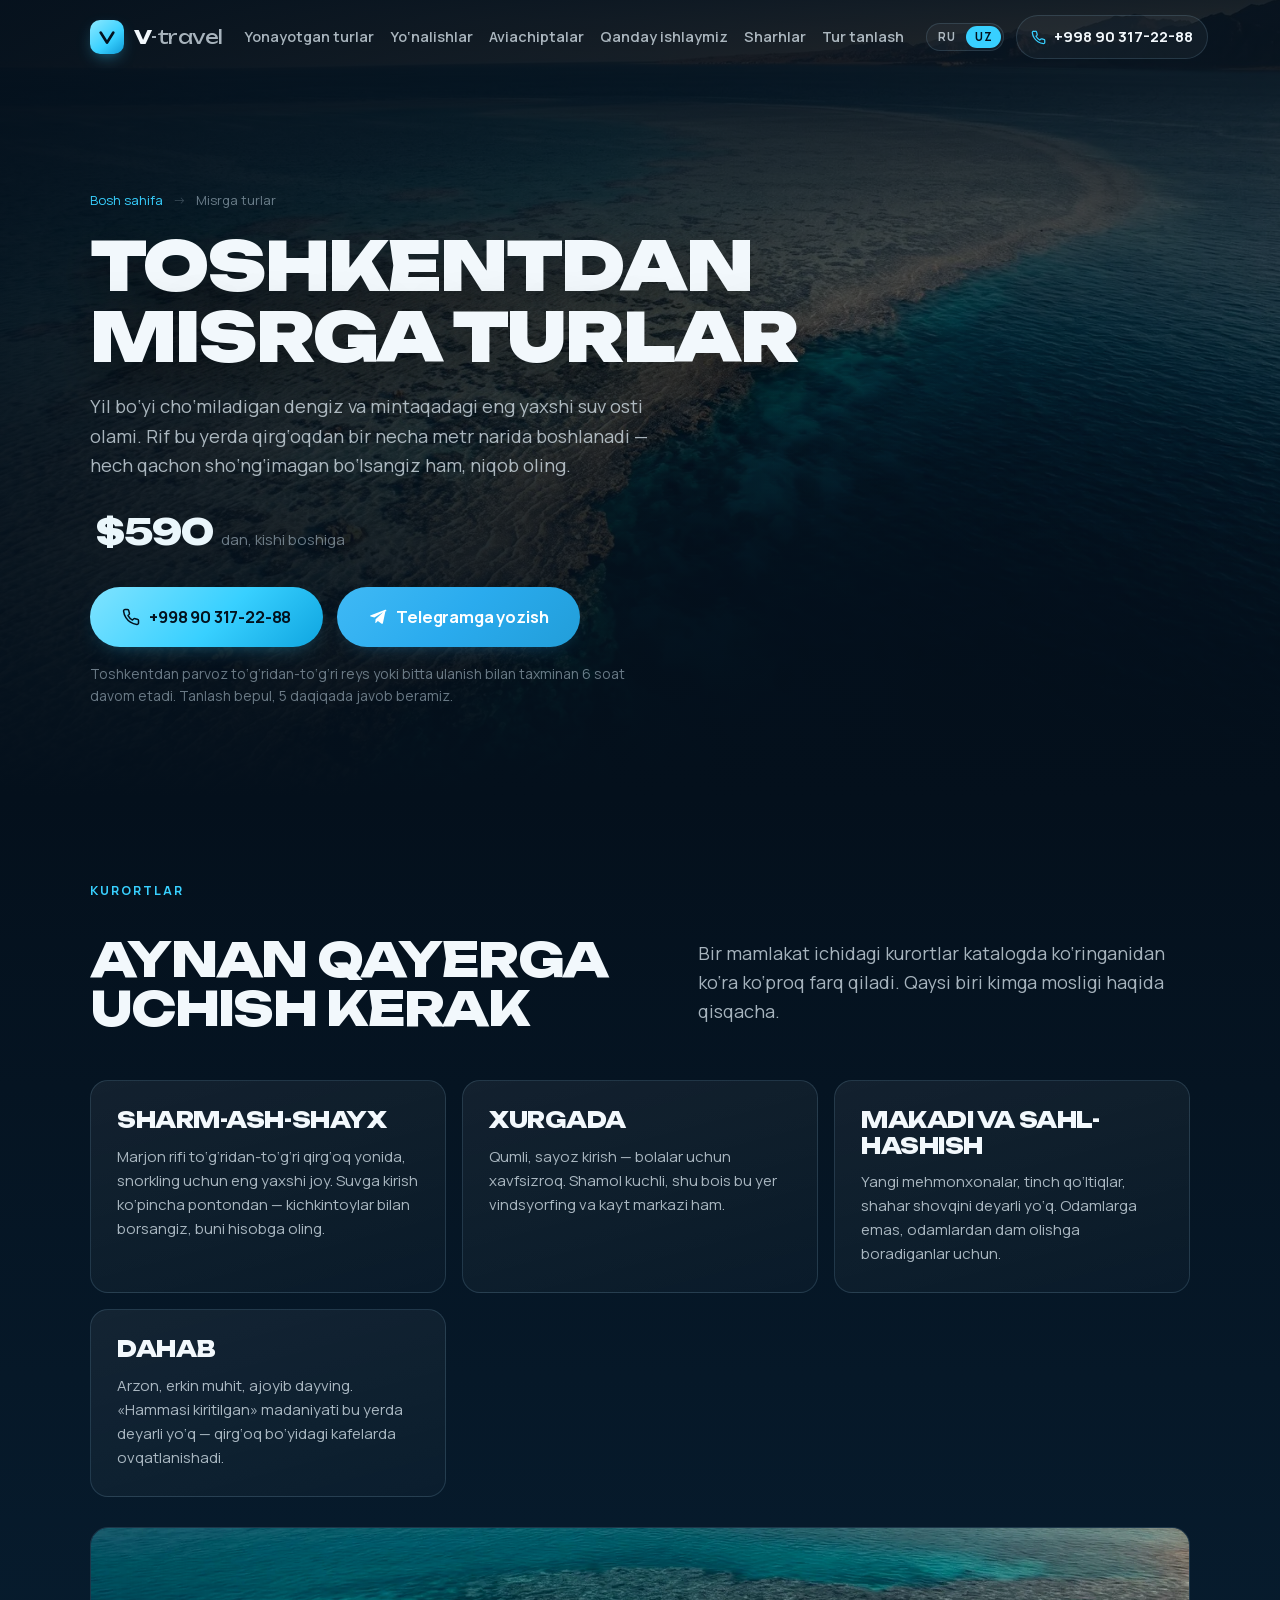
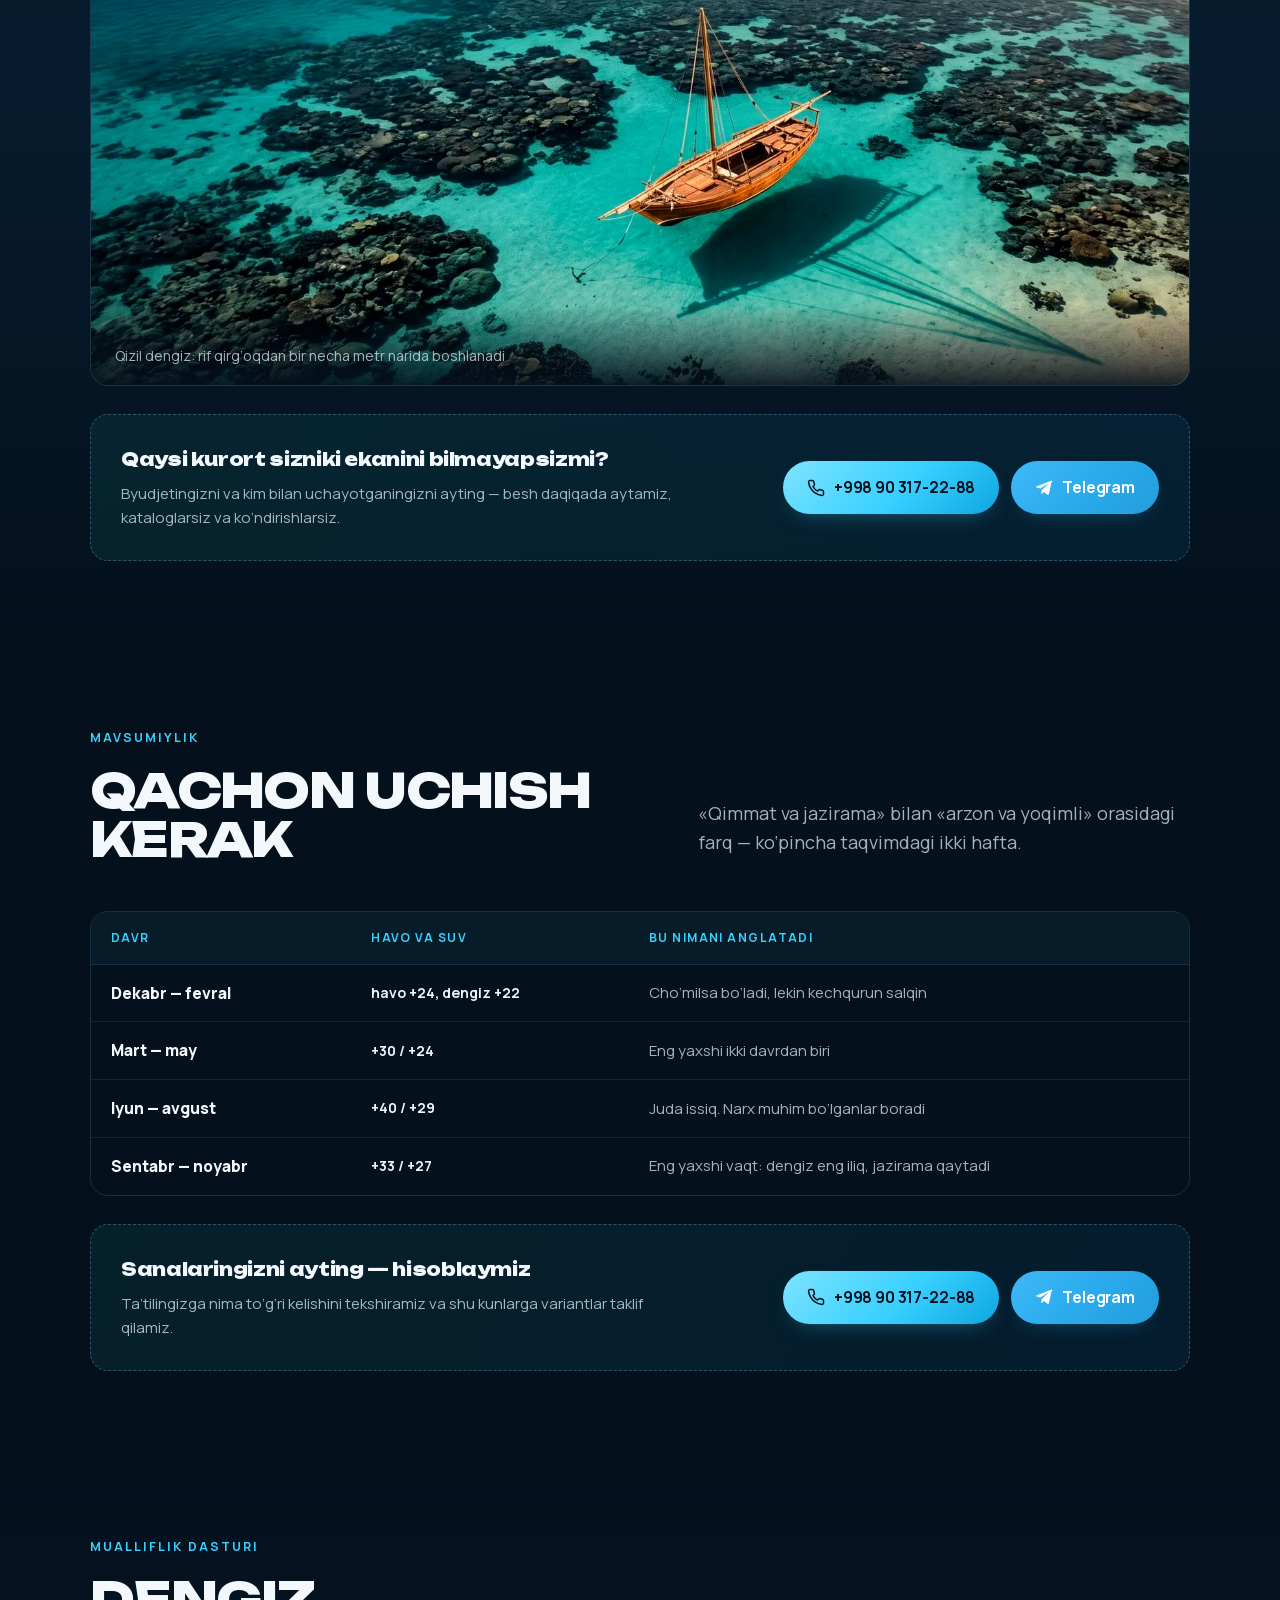
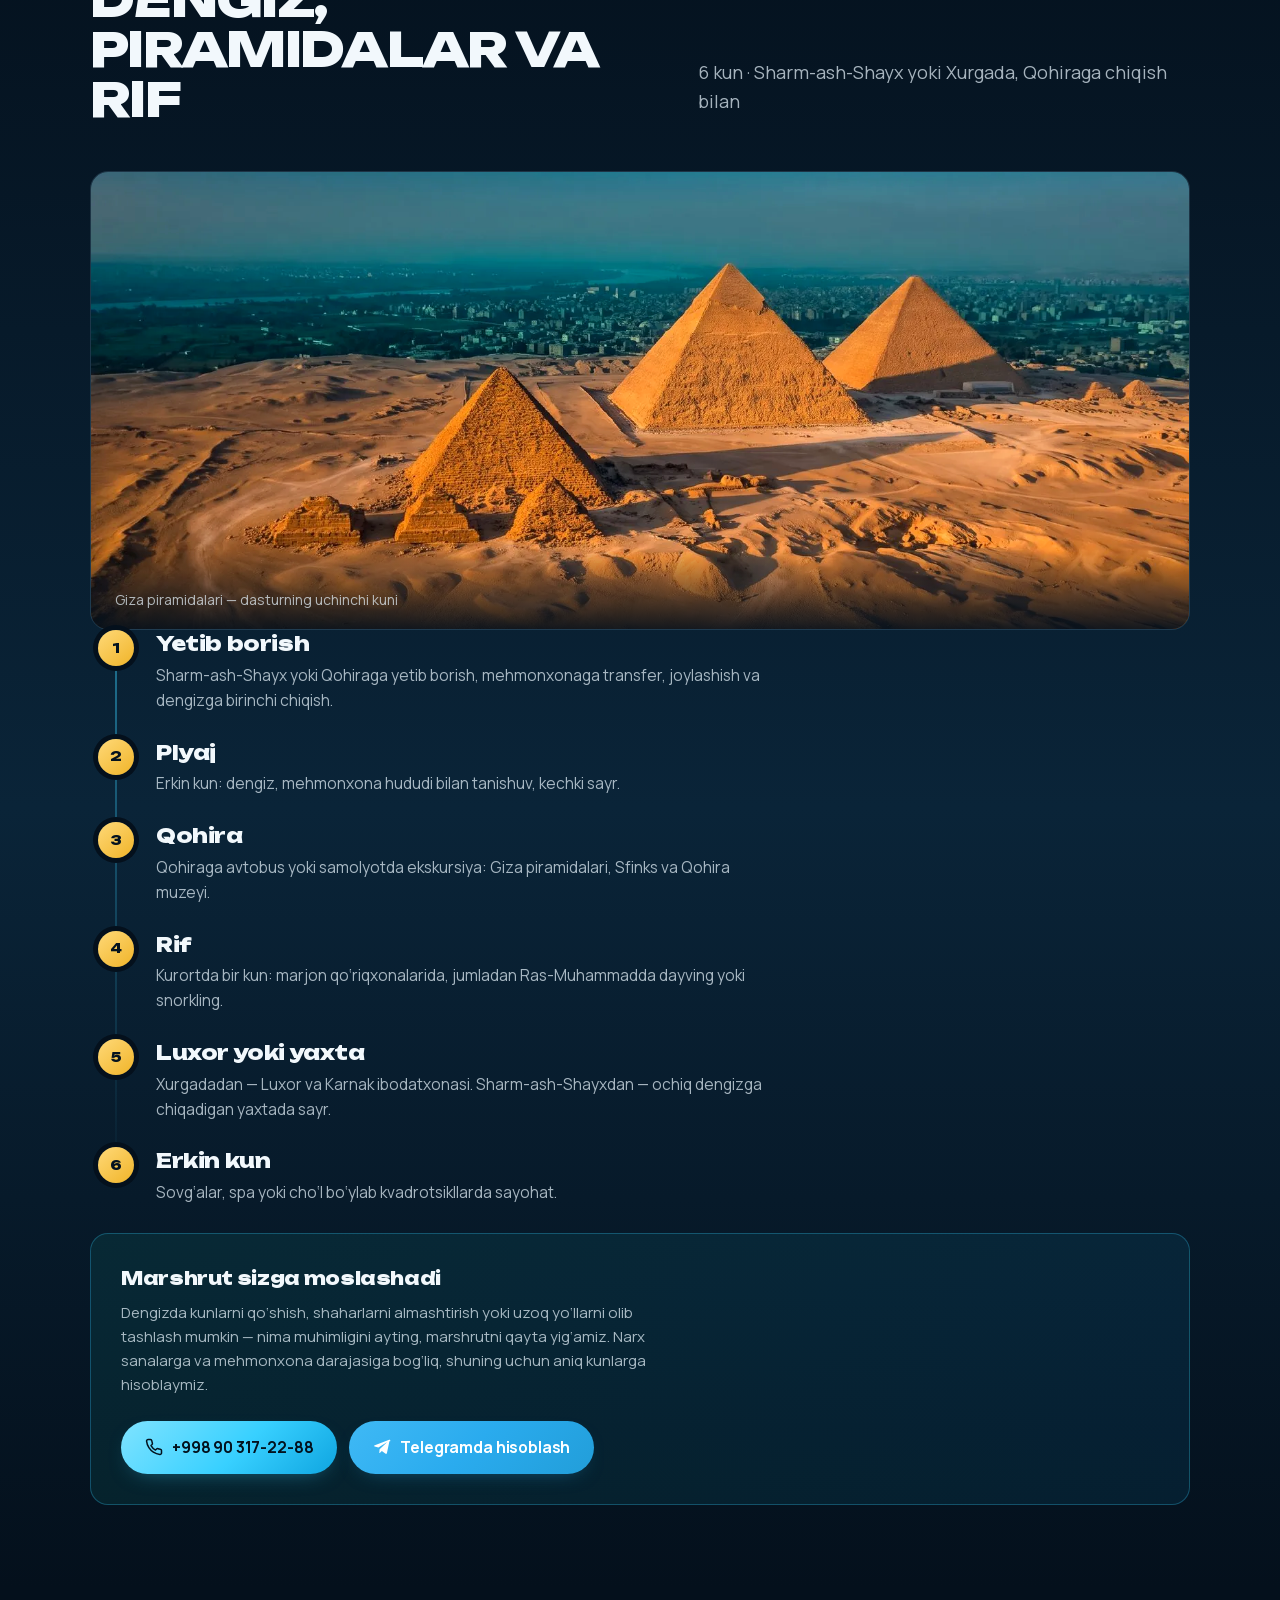
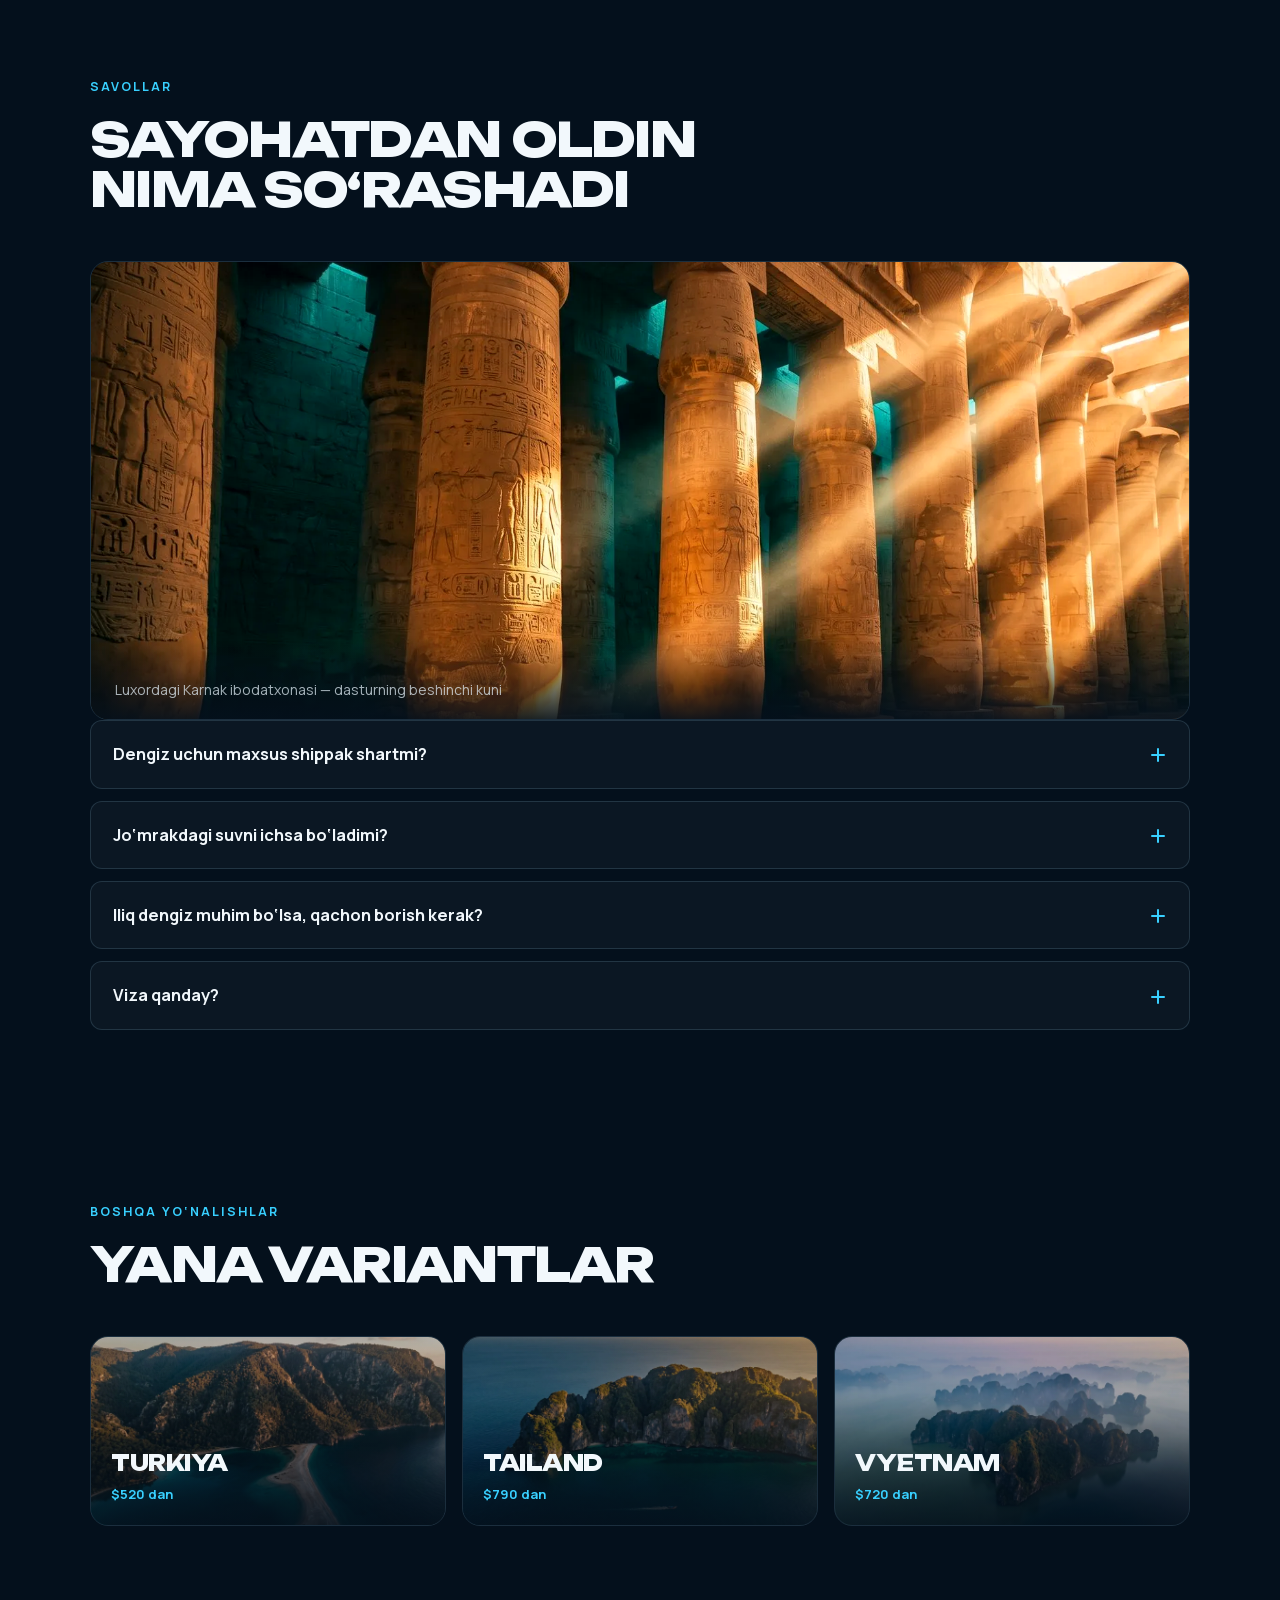
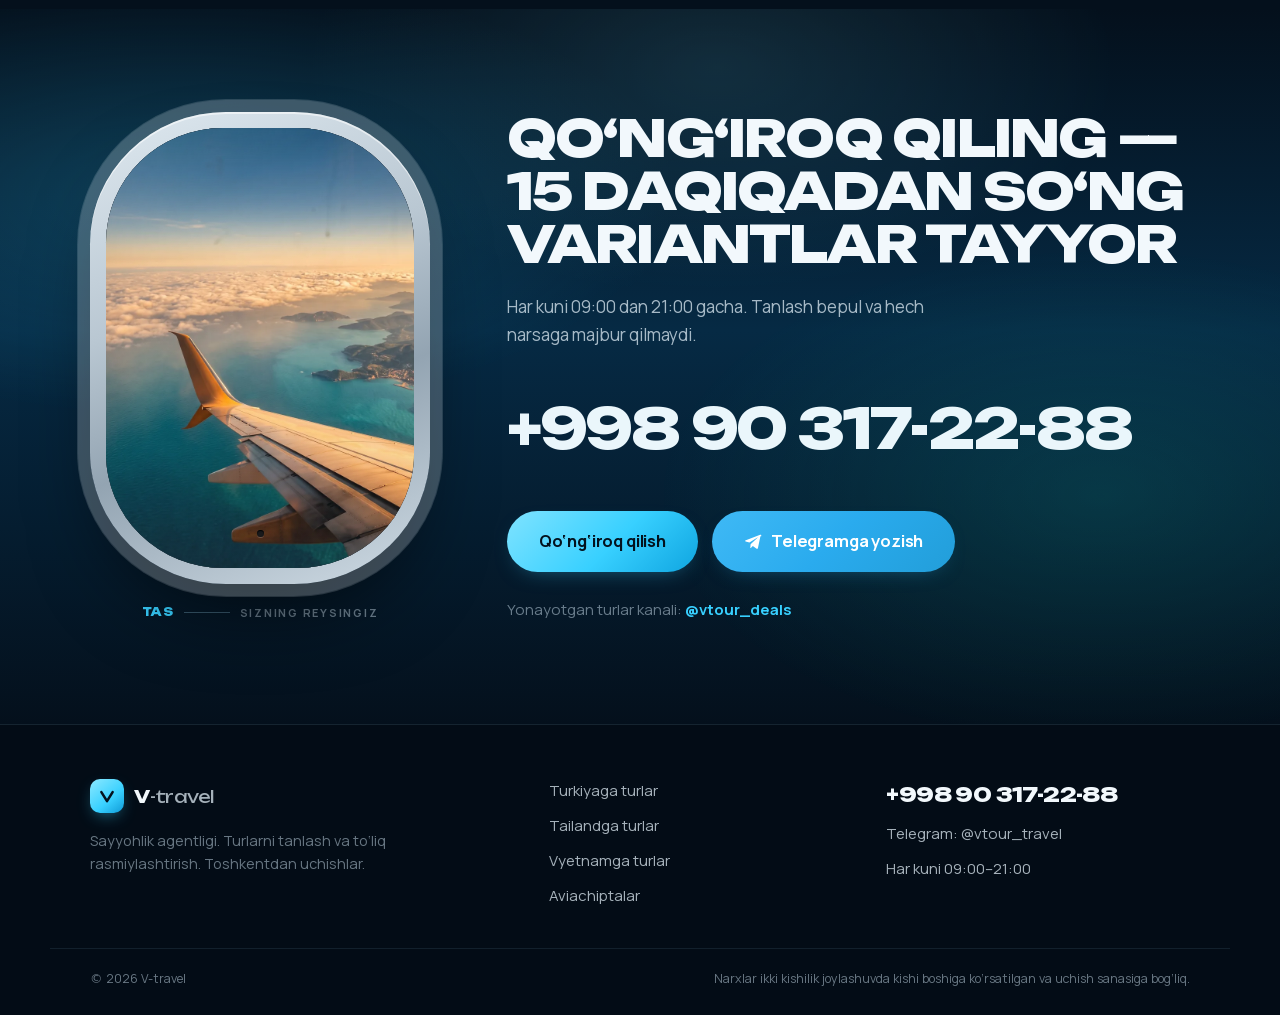
<file: uz/misr/index.html>
<!DOCTYPE html>
<html lang="uz">
<head>
<meta charset="UTF-8">
<meta name="viewport" content="width=device-width, initial-scale=1">
<title>Toshkentdan Misrga turlar — narxlar va mualliflik dasturlari</title>
<meta name="description" content="Toshkentdan Misrga turlar $590 dan: qaysi kurort kimga mos, qachon uchish kerak, kunlar bo‘yicha mualliflik dasturi. 15 daqiqada tanlaymiz, qo‘ng‘iroq qiling +998 90 317-22-88.">
<meta name="theme-color" content="#04121f">
<link rel="alternate" hreflang="ru" href="https://v-travel.uz/egipet/">
<link rel="alternate" hreflang="uz" href="https://v-travel.uz/uz/misr/">
<link rel="alternate" hreflang="x-default" href="https://v-travel.uz/egipet/">
<link rel="canonical" href="https://v-travel.uz/uz/misr/">

<meta property="og:type" content="website">
<meta property="og:site_name" content="V-travel">
<meta property="og:locale" content="uz_UZ">
<meta property="og:url" content="https://v-travel.uz/uz/misr/">
<meta property="og:title" content="Toshkentdan Misrga turlar">
<meta property="og:description" content="Toshkentdan Misrga turlar $590 dan: qaysi kurort kimga mos, qachon uchish kerak, kunlar bo‘yicha mualliflik dasturi. 15 daqiqada tanlaymiz, qo‘ng‘iroq qiling +998 90 317-22-88.">
<meta property="og:image" content="https://v-travel.uz/assets/img/og-egipet-v2.jpg">
<meta property="og:image:width" content="1200">
<meta property="og:image:height" content="630">
<meta property="og:image:alt" content="Toshkentdan Misrga turlar — narxlar va mualliflik dasturlari">

<link rel="icon" href="data:image/svg+xml,%3Csvg xmlns='http://www.w3.org/2000/svg' viewBox='0 0 64 64'%3E%3Crect width='64' height='64' rx='14' fill='%23061c2e'/%3E%3Cpath d='M16 20l16 26 16-26' fill='none' stroke='%2338d0ff' stroke-width='7' stroke-linecap='round' stroke-linejoin='round'/%3E%3C/svg%3E">
<link rel="preload" href="/assets/fonts/unbounded-900.woff2" as="font" type="font/woff2" crossorigin>
<link rel="preload" href="/assets/fonts/manrope-400.woff2" as="font" type="font/woff2" crossorigin>
<link rel="preload" href="/assets/img/dest-egypt.webp" as="image" fetchpriority="high">
<link rel="stylesheet" href="/css/fonts.css">
<link rel="stylesheet" href="/css/styles.css">
<link rel="stylesheet" href="/css/pages.css">
<script>document.documentElement.classList.add('js');</script>

<script type="application/ld+json">
{
  "@context": "https://schema.org",
  "@graph": [
    {
      "@type": "BreadcrumbList",
      "itemListElement": [
        {
          "@type": "ListItem",
          "position": 1,
          "name": "Bosh sahifa",
          "item": "https://v-travel.uz/uz/"
        },
        {
          "@type": "ListItem",
          "position": 2,
          "name": "Misrga turlar",
          "item": "https://v-travel.uz/uz/misr/"
        }
      ]
    },
    {
      "@type": "FAQPage",
      "mainEntity": [
        {
          "@type": "Question",
          "name": "Dengiz uchun maxsus shippak shartmi?",
          "acceptedAnswer": {
            "@type": "Answer",
            "text": "Sharm-ash-Shayxda — ha, rif o‘tkir, oyoq kiyimsiz oson kesiladi. Xurgadada qumli plyajlarda usiz ham bo‘ladi. Biz bu haqda oldindan ogohlantiramiz, siz joyga borganingizda emas."
          }
        },
        {
          "@type": "Question",
          "name": "Jo‘mrakdagi suvni ichsa bo‘ladimi?",
          "acceptedAnswer": {
            "@type": "Answer",
            "text": "Yo‘q, faqat shishadagisini. Mehmonxonalarda u odatda xonada va barlarda bo‘ladi."
          }
        },
        {
          "@type": "Question",
          "name": "Iliq dengiz muhim bo‘lsa, qachon borish kerak?",
          "acceptedAnswer": {
            "@type": "Answer",
            "text": "Sentabr va oktabr — suv taxminan +27, havo esa allaqachon chidasa bo‘ladigan darajada. Qishda ham cho‘milsa bo‘ladi, lekin suv +22 atrofida va shamol bo‘ladi."
          }
        },
        {
          "@type": "Question",
          "name": "Viza qanday?",
          "acceptedAnswer": {
            "@type": "Answer",
            "text": "Kirish shartlari o‘zgarib turadi, biz ularni sizning uchish sanangizga tekshiramiz. Qo‘ng‘iroq qiling yoki yozing — aniq aytamiz va kerak bo‘lsa, rasmiylashtirishga yordam beramiz."
          }
        }
      ]
    }
  ]
}
</script>
</head>
<body>

<a class="skip-link" href="#main">Asosiy mazmunga o‘tish</a>

<header class="header" id="header">
  <div class="shell header__inner">
    <a href="/uz/" class="logo" aria-label="V-travel, bosh sahifaga">
      <span class="logo__mark" aria-hidden="true">
        <svg viewBox="0 0 32 32" width="20" height="20"><path d="M6 9l10 16L26 9" fill="none" stroke="currentColor" stroke-width="4.5" stroke-linecap="round" stroke-linejoin="round"/></svg>
      </span>
      <span class="logo__text">V<span>-travel</span></span>
    </a>

    <nav class="nav" id="nav" aria-label="Asosiy navigatsiya">
      <a href="/uz/#hot" class="nav__link">Yonayotgan turlar</a>
      <a href="/uz/#dest" class="nav__link">Yo‘nalishlar</a>
      <a href="/uz/#tickets" class="nav__link">Aviachiptalar</a>
      <a href="/uz/#how" class="nav__link">Qanday ishlaymiz</a>
      <a href="/uz/#reviews" class="nav__link">Sharhlar</a>
      <a href="/uz/#pick" class="nav__link">Tur tanlash</a>
      <div class="nav__mobile-actions">
        <a href="tel:+998903172288" class="btn btn--ghost btn--block">+998 90 317-22-88</a>
        <a href="https://t.me/vtour_travel" target="_blank" rel="noopener" class="btn btn--tg btn--block">Telegramga yozish</a>
      </div>
    </nav>

    <div class="header__actions">
      <div class="langswitch" role="group" aria-label="Til">
        <a class="langswitch__item" href="https://v-travel.uz/egipet/" hreflang="ru" lang="ru">RU</a>
        <span class="langswitch__item is-active" aria-current="true">UZ</span>
      </div>
      <a href="tel:+998903172288" class="header__phone" data-goal="call">
        <svg viewBox="0 0 24 24" width="15" height="15" fill="none" stroke="currentColor" stroke-width="2" stroke-linecap="round" stroke-linejoin="round" aria-hidden="true"><path d="M22 16.9v3a2 2 0 01-2.2 2 19.8 19.8 0 01-8.6-3.1 19.5 19.5 0 01-6-6 19.8 19.8 0 01-3.1-8.7A2 2 0 014.1 2h3a2 2 0 012 1.7c.1 1 .3 2 .7 2.9a2 2 0 01-.4 2.1L8 10.1a16 16 0 006 6l1.4-1.4a2 2 0 012.1-.4c.9.4 1.9.6 2.9.7a2 2 0 011.7 2"/></svg>
        <span>+998 90 317-22-88</span>
      </a>
      <button class="burger" id="burger" aria-label="Menyu" aria-expanded="false" aria-controls="nav">
        <span></span><span></span><span></span>
      </button>
    </div>
  </div>
</header>

<main id="main">

  <section class="phero">
    <div class="phero__media" aria-hidden="true">
      <img src="/assets/img/dest-egypt.webp" alt="" width="1500" height="952" fetchpriority="high">
      <div class="phero__scrim"></div>
    </div>
    <div class="shell phero__inner">
      <nav class="crumbs" aria-label="Sahifalar zanjiri">
        <a href="/uz/">Bosh sahifa</a><span aria-hidden="true">→</span><span>Misrga turlar</span>
      </nav>
      <h1>Toshkentdan<br>Misrga turlar</h1>
      <p class="phero__lead">Yil bo‘yi cho‘miladigan dengiz va mintaqadagi eng yaxshi suv osti olami. Rif bu yerda qirg‘oqdan bir necha metr narida boshlanadi — hech qachon sho‘ng‘imagan bo‘lsangiz ham, niqob oling.</p>
      <p class="phero__price"><strong>$590</strong> dan, kishi boshiga</p>
      <div class="phero__cta">
        <a href="tel:+998903172288" class="btn btn--primary btn--lg" data-goal="call"><svg viewBox="0 0 24 24" width="18" height="18" fill="none" stroke="currentColor" stroke-width="2" stroke-linecap="round" stroke-linejoin="round" aria-hidden="true"><path d="M22 16.9v3a2 2 0 01-2.2 2 19.8 19.8 0 01-8.6-3.1 19.5 19.5 0 01-6-6 19.8 19.8 0 01-3.1-8.7A2 2 0 014.1 2h3a2 2 0 012 1.7c.1 1 .3 2 .7 2.9a2 2 0 01-.4 2.1L8 10.1a16 16 0 006 6l1.4-1.4a2 2 0 012.1-.4c.9.4 1.9.6 2.9.7a2 2 0 011.7 2"/></svg>+998 90 317-22-88</a>
        <a href="https://t.me/vtour_travel?text=Assalomu%20alaykum%21%20Toshkentdan%20Misrga%20turlar%20qiziqtiryapti." target="_blank" rel="noopener" class="btn btn--tg btn--lg" data-goal="telegram"><svg viewBox="0 0 24 24" width="18" height="18" fill="currentColor" aria-hidden="true"><path d="M21.9 4.3L18.6 20c-.2 1.1-.9 1.4-1.8.9l-5-3.7-2.4 2.3c-.3.3-.5.5-1 .5l.4-5.1L18 6.4c.4-.4-.1-.6-.6-.2L7.2 12.7l-4.9-1.5c-1.1-.3-1.1-1 .2-1.5l19.1-7.4c.9-.3 1.7.2 1.4 2z"/></svg>Telegramga yozish</a>
      </div>
      <p class="phero__note">Toshkentdan parvoz to‘g‘ridan-to‘g‘ri reys yoki bitta ulanish bilan taxminan 6 soat davom etadi. Tanlash bepul, 5 daqiqada javob beramiz.</p>
    </div>
  </section>

  <section class="section section--resorts">
    <div class="shell">
      <header class="sec-head reveal">
        <p class="sec-kicker">Kurortlar</p>
        <h2 class="sec-title">Aynan qayerga<br>uchish kerak</h2>
        <p class="sec-lead">Bir mamlakat ichidagi kurortlar katalogda ko‘ringanidan ko‘ra ko‘proq farq qiladi. Qaysi biri kimga mosligi haqida qisqacha.</p>
      </header>
      <div class="resorts">
        <article class="resort reveal">
          <h3>Sharm-ash-Shayx</h3>
          <p>Marjon rifi to‘g‘ridan-to‘g‘ri qirg‘oq yonida, snorkling uchun eng yaxshi joy. Suvga kirish ko‘pincha pontondan — kichkintoylar bilan borsangiz, buni hisobga oling.</p>
        </article>
        <article class="resort reveal">
          <h3>Xurgada</h3>
          <p>Qumli, sayoz kirish — bolalar uchun xavfsizroq. Shamol kuchli, shu bois bu yer vindsyorfing va kayt markazi ham.</p>
        </article>
        <article class="resort reveal">
          <h3>Makadi va Sahl-Hashish</h3>
          <p>Yangi mehmonxonalar, tinch qo‘ltiqlar, shahar shovqini deyarli yo‘q. Odamlarga emas, odamlardan dam olishga boradiganlar uchun.</p>
        </article>
        <article class="resort reveal">
          <h3>Dahab</h3>
          <p>Arzon, erkin muhit, ajoyib dayving. «Hammasi kiritilgan» madaniyati bu yerda deyarli yo‘q — qirg‘oq bo‘yidagi kafelarda ovqatlanishadi.</p>
        </article>
      </div>
      <figure class="photoband reveal">
        <img src="/assets/img/egipet-rif.webp" alt="Qizil dengiz: rif qirg‘oqdan bir necha metr narida boshlanadi" width="1600" height="900" loading="lazy">
        <figcaption>Qizil dengiz: rif qirg‘oqdan bir necha metr narida boshlanadi</figcaption>
      </figure>
      <div class="inline-cta reveal">
        <div>
          <p class="inline-cta__title">Qaysi kurort sizniki ekanini bilmayapsizmi?</p>
          <p class="inline-cta__text">Byudjetingizni va kim bilan uchayotganingizni ayting — besh daqiqada aytamiz, kataloglarsiz va ko‘ndirishlarsiz.</p>
        </div>
        <div class="inline-cta__actions">
          <a href="tel:+998903172288" class="btn btn--primary" data-goal="call"><svg viewBox="0 0 24 24" width="18" height="18" fill="none" stroke="currentColor" stroke-width="2" stroke-linecap="round" stroke-linejoin="round" aria-hidden="true"><path d="M22 16.9v3a2 2 0 01-2.2 2 19.8 19.8 0 01-8.6-3.1 19.5 19.5 0 01-6-6 19.8 19.8 0 01-3.1-8.7A2 2 0 014.1 2h3a2 2 0 012 1.7c.1 1 .3 2 .7 2.9a2 2 0 01-.4 2.1L8 10.1a16 16 0 006 6l1.4-1.4a2 2 0 012.1-.4c.9.4 1.9.6 2.9.7a2 2 0 011.7 2"/></svg>+998 90 317-22-88</a>
          <a href="https://t.me/vtour_travel?text=Assalomu%20alaykum%21%20Misrda%20kurort%20tanlashga%20yordam%20bering.%20Kim%20bilan%20uchaman%3A%20" target="_blank" rel="noopener" class="btn btn--tg" data-goal="telegram"><svg viewBox="0 0 24 24" width="18" height="18" fill="currentColor" aria-hidden="true"><path d="M21.9 4.3L18.6 20c-.2 1.1-.9 1.4-1.8.9l-5-3.7-2.4 2.3c-.3.3-.5.5-1 .5l.4-5.1L18 6.4c.4-.4-.1-.6-.6-.2L7.2 12.7l-4.9-1.5c-1.1-.3-1.1-1 .2-1.5l19.1-7.4c.9-.3 1.7.2 1.4 2z"/></svg>Telegram</a>
        </div>
      </div>
    </div>
  </section>

  <section class="section section--seasons">
    <div class="shell">
      <header class="sec-head reveal">
        <p class="sec-kicker">Mavsumiylik</p>
        <h2 class="sec-title">Qachon uchish kerak</h2>
        <p class="sec-lead">«Qimmat va jazirama» bilan «arzon va yoqimli» orasidagi farq — ko‘pincha taqvimdagi ikki hafta.</p>
      </header>
      <div class="season reveal">
        <table>
          <thead>
            <tr><th scope="col">Davr</th><th scope="col">Havo va suv</th><th scope="col">Bu nimani anglatadi</th></tr>
          </thead>
          <tbody>
          <tr>
            <th scope="row">Dekabr — fevral</th>
            <td class="season__temp">havo +24, dengiz +22</td>
            <td>Cho‘milsa bo‘ladi, lekin kechqurun salqin</td>
          </tr>
          <tr>
            <th scope="row">Mart — may</th>
            <td class="season__temp">+30 / +24</td>
            <td>Eng yaxshi ikki davrdan biri</td>
          </tr>
          <tr>
            <th scope="row">Iyun — avgust</th>
            <td class="season__temp">+40 / +29</td>
            <td>Juda issiq. Narx muhim bo‘lganlar boradi</td>
          </tr>
          <tr>
            <th scope="row">Sentabr — noyabr</th>
            <td class="season__temp">+33 / +27</td>
            <td>Eng yaxshi vaqt: dengiz eng iliq, jazirama qaytadi</td>
          </tr>
          </tbody>
        </table>
      </div>
      <div class="inline-cta reveal">
        <div>
          <p class="inline-cta__title">Sanalaringizni ayting — hisoblaymiz</p>
          <p class="inline-cta__text">Ta’tilingizga nima to‘g‘ri kelishini tekshiramiz va shu kunlarga variantlar taklif qilamiz.</p>
        </div>
        <div class="inline-cta__actions">
          <a href="tel:+998903172288" class="btn btn--primary" data-goal="call"><svg viewBox="0 0 24 24" width="18" height="18" fill="none" stroke="currentColor" stroke-width="2" stroke-linecap="round" stroke-linejoin="round" aria-hidden="true"><path d="M22 16.9v3a2 2 0 01-2.2 2 19.8 19.8 0 01-8.6-3.1 19.5 19.5 0 01-6-6 19.8 19.8 0 01-3.1-8.7A2 2 0 014.1 2h3a2 2 0 012 1.7c.1 1 .3 2 .7 2.9a2 2 0 01-.4 2.1L8 10.1a16 16 0 006 6l1.4-1.4a2 2 0 012.1-.4c.9.4 1.9.6 2.9.7a2 2 0 011.7 2"/></svg>+998 90 317-22-88</a>
          <a href="https://t.me/vtour_travel?text=Assalomu%20alaykum%21%20Misrga%20bormoqchiman.%20Sanalarim%3A%20" target="_blank" rel="noopener" class="btn btn--tg" data-goal="telegram"><svg viewBox="0 0 24 24" width="18" height="18" fill="currentColor" aria-hidden="true"><path d="M21.9 4.3L18.6 20c-.2 1.1-.9 1.4-1.8.9l-5-3.7-2.4 2.3c-.3.3-.5.5-1 .5l.4-5.1L18 6.4c.4-.4-.1-.6-.6-.2L7.2 12.7l-4.9-1.5c-1.1-.3-1.1-1 .2-1.5l19.1-7.4c.9-.3 1.7.2 1.4 2z"/></svg>Telegram</a>
        </div>
      </div>
    </div>
  </section>

  <section class="section section--tours" id="program">
    <div class="shell">
      <header class="sec-head reveal">
        <p class="sec-kicker">Mualliflik dasturi</p>
        <h2 class="sec-title">Dengiz, piramidalar va rif</h2>
        <p class="sec-lead">6 kun · Sharm-ash-Shayx yoki Xurgada, Qohiraga chiqish bilan</p>
      </header>
      <figure class="photoband reveal">
        <img src="/assets/img/egipet-piramidy.webp" alt="Giza piramidalari — dasturning uchinchi kuni" width="1600" height="900" loading="lazy">
        <figcaption>Giza piramidalari — dasturning uchinchi kuni</figcaption>
      </figure>
      <ol class="program">
        <li class="pday reveal">
          <div class="pday__mark"><span>1</span></div>
          <div class="pday__body">
            <h3>Yetib borish</h3>
            <p>Sharm-ash-Shayx yoki Qohiraga yetib borish, mehmonxonaga transfer, joylashish va dengizga birinchi chiqish.</p>
          </div>
        </li>
        <li class="pday reveal">
          <div class="pday__mark"><span>2</span></div>
          <div class="pday__body">
            <h3>Plyaj</h3>
            <p>Erkin kun: dengiz, mehmonxona hududi bilan tanishuv, kechki sayr.</p>
          </div>
        </li>
        <li class="pday reveal">
          <div class="pday__mark"><span>3</span></div>
          <div class="pday__body">
            <h3>Qohira</h3>
            <p>Qohiraga avtobus yoki samolyotda ekskursiya: Giza piramidalari, Sfinks va Qohira muzeyi.</p>
          </div>
        </li>
        <li class="pday reveal">
          <div class="pday__mark"><span>4</span></div>
          <div class="pday__body">
            <h3>Rif</h3>
            <p>Kurortda bir kun: marjon qo‘riqxonalarida, jumladan Ras-Muhammadda dayving yoki snorkling.</p>
          </div>
        </li>
        <li class="pday reveal">
          <div class="pday__mark"><span>5</span></div>
          <div class="pday__body">
            <h3>Luxor yoki yaxta</h3>
            <p>Xurgadadan — Luxor va Karnak ibodatxonasi. Sharm-ash-Shayxdan — ochiq dengizga chiqadigan yaxtada sayr.</p>
          </div>
        </li>
        <li class="pday reveal">
          <div class="pday__mark"><span>6</span></div>
          <div class="pday__body">
            <h3>Erkin kun</h3>
            <p>Sovg‘alar, spa yoki cho‘l bo‘ylab kvadrotsikllarda sayohat.</p>
          </div>
        </li>
      </ol>
      <div class="inline-cta inline-cta--wide reveal">
        <div>
          <p class="inline-cta__title">Marshrut sizga moslashadi</p>
          <p class="inline-cta__text">Dengizda kunlarni qo‘shish, shaharlarni almashtirish yoki uzoq yo‘llarni olib tashlash mumkin — nima muhimligini ayting, marshrutni qayta yig‘amiz. Narx sanalarga va mehmonxona darajasiga bog‘liq, shuning uchun aniq kunlarga hisoblaymiz.</p>
        </div>
        <div class="inline-cta__actions">
          <a href="tel:+998903172288" class="btn btn--primary" data-goal="call"><svg viewBox="0 0 24 24" width="18" height="18" fill="none" stroke="currentColor" stroke-width="2" stroke-linecap="round" stroke-linejoin="round" aria-hidden="true"><path d="M22 16.9v3a2 2 0 01-2.2 2 19.8 19.8 0 01-8.6-3.1 19.5 19.5 0 01-6-6 19.8 19.8 0 01-3.1-8.7A2 2 0 014.1 2h3a2 2 0 012 1.7c.1 1 .3 2 .7 2.9a2 2 0 01-.4 2.1L8 10.1a16 16 0 006 6l1.4-1.4a2 2 0 012.1-.4c.9.4 1.9.6 2.9.7a2 2 0 011.7 2"/></svg>+998 90 317-22-88</a>
          <a href="https://t.me/vtour_travel?text=Assalomu%20alaykum%21%20%C2%ABDengiz%2C%20piramidalar%20va%20rif%C2%BB%20%286%20kun%20%C2%B7%20Sharm-ash-Shayx%20yoki%20Xurgada%2C%20Qohiraga%20chiqish%20bilan%29%20mualliflik%20dasturi%20qiziqtiryapti.%20Iltimos%2C%20mening%20sanalarimga%20hisoblang." target="_blank" rel="noopener" class="btn btn--tg" data-goal="telegram"><svg viewBox="0 0 24 24" width="18" height="18" fill="currentColor" aria-hidden="true"><path d="M21.9 4.3L18.6 20c-.2 1.1-.9 1.4-1.8.9l-5-3.7-2.4 2.3c-.3.3-.5.5-1 .5l.4-5.1L18 6.4c.4-.4-.1-.6-.6-.2L7.2 12.7l-4.9-1.5c-1.1-.3-1.1-1 .2-1.5l19.1-7.4c.9-.3 1.7.2 1.4 2z"/></svg>Telegramda hisoblash</a>
        </div>
      </div>
    </div>
  </section>

  <section class="section section--faq">
    <div class="shell">
      <header class="sec-head reveal">
        <p class="sec-kicker">Savollar</p>
        <h2 class="sec-title">Sayohatdan oldin<br>nima so‘rashadi</h2>
      </header>
      <figure class="photoband reveal">
        <img src="/assets/img/egipet-karnak.webp" alt="Luxordagi Karnak ibodatxonasi — dasturning beshinchi kuni" width="1600" height="900" loading="lazy">
        <figcaption>Luxordagi Karnak ibodatxonasi — dasturning beshinchi kuni</figcaption>
      </figure>
      <div class="faq">
        <details class="faq__item reveal" name="faq">
          <summary>Dengiz uchun maxsus shippak shartmi?</summary>
          <p>Sharm-ash-Shayxda — ha, rif o‘tkir, oyoq kiyimsiz oson kesiladi. Xurgadada qumli plyajlarda usiz ham bo‘ladi. Biz bu haqda oldindan ogohlantiramiz, siz joyga borganingizda emas.</p>
        </details>
        <details class="faq__item reveal" name="faq">
          <summary>Jo‘mrakdagi suvni ichsa bo‘ladimi?</summary>
          <p>Yo‘q, faqat shishadagisini. Mehmonxonalarda u odatda xonada va barlarda bo‘ladi.</p>
        </details>
        <details class="faq__item reveal" name="faq">
          <summary>Iliq dengiz muhim bo‘lsa, qachon borish kerak?</summary>
          <p>Sentabr va oktabr — suv taxminan +27, havo esa allaqachon chidasa bo‘ladigan darajada. Qishda ham cho‘milsa bo‘ladi, lekin suv +22 atrofida va shamol bo‘ladi.</p>
        </details>
        <details class="faq__item reveal" name="faq">
          <summary>Viza qanday?</summary>
          <p>Kirish shartlari o‘zgarib turadi, biz ularni sizning uchish sanangizga tekshiramiz. Qo‘ng‘iroq qiling yoki yozing — aniq aytamiz va kerak bo‘lsa, rasmiylashtirishga yordam beramiz.</p>
        </details>
      </div>
    </div>
  </section>

  <section class="section section--other">
    <div class="shell">
      <header class="sec-head reveal">
        <p class="sec-kicker">Boshqa yo‘nalishlar</p>
        <h2 class="sec-title">Yana variantlar</h2>
      </header>
      <div class="otherdests">
        <a class="otherdest" href="/uz/turkiya/">
          <img src="/assets/img/dest-turkey.webp" alt="Toshkentdan Turkiyaga turlar" width="1500" height="952" loading="lazy">
          <span>Turkiya<em>$520 dan</em></span>
        </a>
        <a class="otherdest" href="/uz/tailand/">
          <img src="/assets/img/dest-thailand.webp" alt="Toshkentdan Tailandga turlar" width="1500" height="952" loading="lazy">
          <span>Tailand<em>$790 dan</em></span>
        </a>
        <a class="otherdest" href="/uz/vetnam/">
          <img src="/assets/img/dest-vietnam.webp" alt="Toshkentdan Vyetnamga turlar" width="1500" height="952" loading="lazy">
          <span>Vyetnam<em>$720 dan</em></span>
        </a>
      </div>
    </div>
  </section>

  <section class="cta" id="contacts">
    <div class="cta__media" aria-hidden="true"><div class="cta__caustics"></div></div>
    <div class="shell cta__inner">
      <figure class="porthole reveal" aria-hidden="true">
        <span class="porthole__frame">
          <span class="porthole__glass">
            <img src="/assets/img/porthole-view.webp" alt="" width="820" height="1138" loading="lazy">
            <span class="porthole__glare"></span>
          </span>
        </span>
        <figcaption class="porthole__hud">
          <span>TAS</span>
          <span class="porthole__hud-line"></span>
          <span>sizning reysingiz</span>
        </figcaption>
      </figure>

      <div class="cta__text">
      <h2 class="cta__title reveal">Qo‘ng‘iroq qiling — 15 daqiqadan so‘ng variantlar tayyor</h2>
      <p class="cta__lead reveal">Har kuni 09:00 dan 21:00 gacha. Tanlash bepul va hech narsaga majbur qilmaydi.</p>
      <a href="tel:+998903172288" class="cta__phone reveal" data-goal="call">+998 90 317-22-88</a>
      <div class="cta__buttons reveal">
        <a href="tel:+998903172288" class="btn btn--primary btn--lg" data-goal="call">Qo‘ng‘iroq qilish</a>
        <a href="https://t.me/vtour_travel?text=Assalomu%20alaykum%21%20Misrga%20turlar%20qiziqtiryapti." target="_blank" rel="noopener" class="btn btn--tg btn--lg" data-goal="telegram"><svg viewBox="0 0 24 24" width="18" height="18" fill="currentColor" aria-hidden="true"><path d="M21.9 4.3L18.6 20c-.2 1.1-.9 1.4-1.8.9l-5-3.7-2.4 2.3c-.3.3-.5.5-1 .5l.4-5.1L18 6.4c.4-.4-.1-.6-.6-.2L7.2 12.7l-4.9-1.5c-1.1-.3-1.1-1 .2-1.5l19.1-7.4c.9-.3 1.7.2 1.4 2z"/></svg>Telegramga yozish</a>
      </div>
      <p class="cta__extra reveal">Yonayotgan turlar kanali: <a href="https://t.me/vtour_deals" target="_blank" rel="noopener">@vtour_deals</a></p>
      </div>
    </div>
  </section>

</main>

<footer class="footer">
  <div class="shell footer__inner">
    <div class="footer__brand">
      <a href="/uz/" class="logo logo--sm">
        <span class="logo__mark" aria-hidden="true">
          <svg viewBox="0 0 32 32" width="18" height="18"><path d="M6 9l10 16L26 9" fill="none" stroke="currentColor" stroke-width="4.5" stroke-linecap="round" stroke-linejoin="round"/></svg>
        </span>
        <span class="logo__text">V<span>-travel</span></span>
      </a>
      <p>Sayyohlik agentligi. Turlarni tanlash va to‘liq rasmiylashtirish. Toshkentdan uchishlar.</p>
    </div>

    <nav class="footer__nav" aria-label="Yo‘nalishlar">
      <a href="/uz/turkiya/">Turkiyaga turlar</a>
      <a href="/uz/tailand/">Tailandga turlar</a>
      <a href="/uz/vetnam/">Vyetnamga turlar</a>
      <a href="/uz/#tickets">Aviachiptalar</a>
    </nav>

    <div class="footer__contacts">
      <a href="tel:+998903172288" class="footer__phone" data-goal="call">+998 90 317-22-88</a>
      <a href="https://t.me/vtour_travel" target="_blank" rel="noopener" data-goal="telegram">Telegram: @vtour_travel</a>
      <span>Har kuni 09:00–21:00</span>
    </div>
  </div>
  <div class="shell footer__bottom">
    <span>© <span id="year">2026</span> V-travel</span>
    <span>Narxlar ikki kishilik joylashuvda kishi boshiga ko‘rsatilgan va uchish sanasiga bog‘liq.</span>
  </div>
</footer>

<div class="actionbar" id="actionbar">
  <a href="tel:+998903172288" class="actionbar__btn actionbar__btn--call" data-goal="call"><svg viewBox="0 0 24 24" width="18" height="18" fill="none" stroke="currentColor" stroke-width="2" stroke-linecap="round" stroke-linejoin="round" aria-hidden="true"><path d="M22 16.9v3a2 2 0 01-2.2 2 19.8 19.8 0 01-8.6-3.1 19.5 19.5 0 01-6-6 19.8 19.8 0 01-3.1-8.7A2 2 0 014.1 2h3a2 2 0 012 1.7c.1 1 .3 2 .7 2.9a2 2 0 01-.4 2.1L8 10.1a16 16 0 006 6l1.4-1.4a2 2 0 012.1-.4c.9.4 1.9.6 2.9.7a2 2 0 011.7 2"/></svg>Qo‘ng‘iroq qilish</a>
  <a href="https://t.me/vtour_travel" target="_blank" rel="noopener" class="actionbar__btn actionbar__btn--tg" data-goal="telegram"><svg viewBox="0 0 24 24" width="18" height="18" fill="currentColor" aria-hidden="true"><path d="M21.9 4.3L18.6 20c-.2 1.1-.9 1.4-1.8.9l-5-3.7-2.4 2.3c-.3.3-.5.5-1 .5l.4-5.1L18 6.4c.4-.4-.1-.6-.6-.2L7.2 12.7l-4.9-1.5c-1.1-.3-1.1-1 .2-1.5l19.1-7.4c.9-.3 1.7.2 1.4 2z"/></svg>Telegram</a>
</div>

<a href="https://t.me/vtour_travel" target="_blank" rel="noopener" class="fab" id="fab" aria-label="Telegramga yozish" data-goal="telegram">
  <svg viewBox="0 0 24 24" width="18" height="18" fill="currentColor" aria-hidden="true"><path d="M21.9 4.3L18.6 20c-.2 1.1-.9 1.4-1.8.9l-5-3.7-2.4 2.3c-.3.3-.5.5-1 .5l.4-5.1L18 6.4c.4-.4-.1-.6-.6-.2L7.2 12.7l-4.9-1.5c-1.1-.3-1.1-1 .2-1.5l19.1-7.4c.9-.3 1.7.2 1.4 2z"/></svg>
  <span class="fab__label">Telegramga yozish</span>
</a>

<script src="/js/main.js"></script>
</body>
</html>
</file>
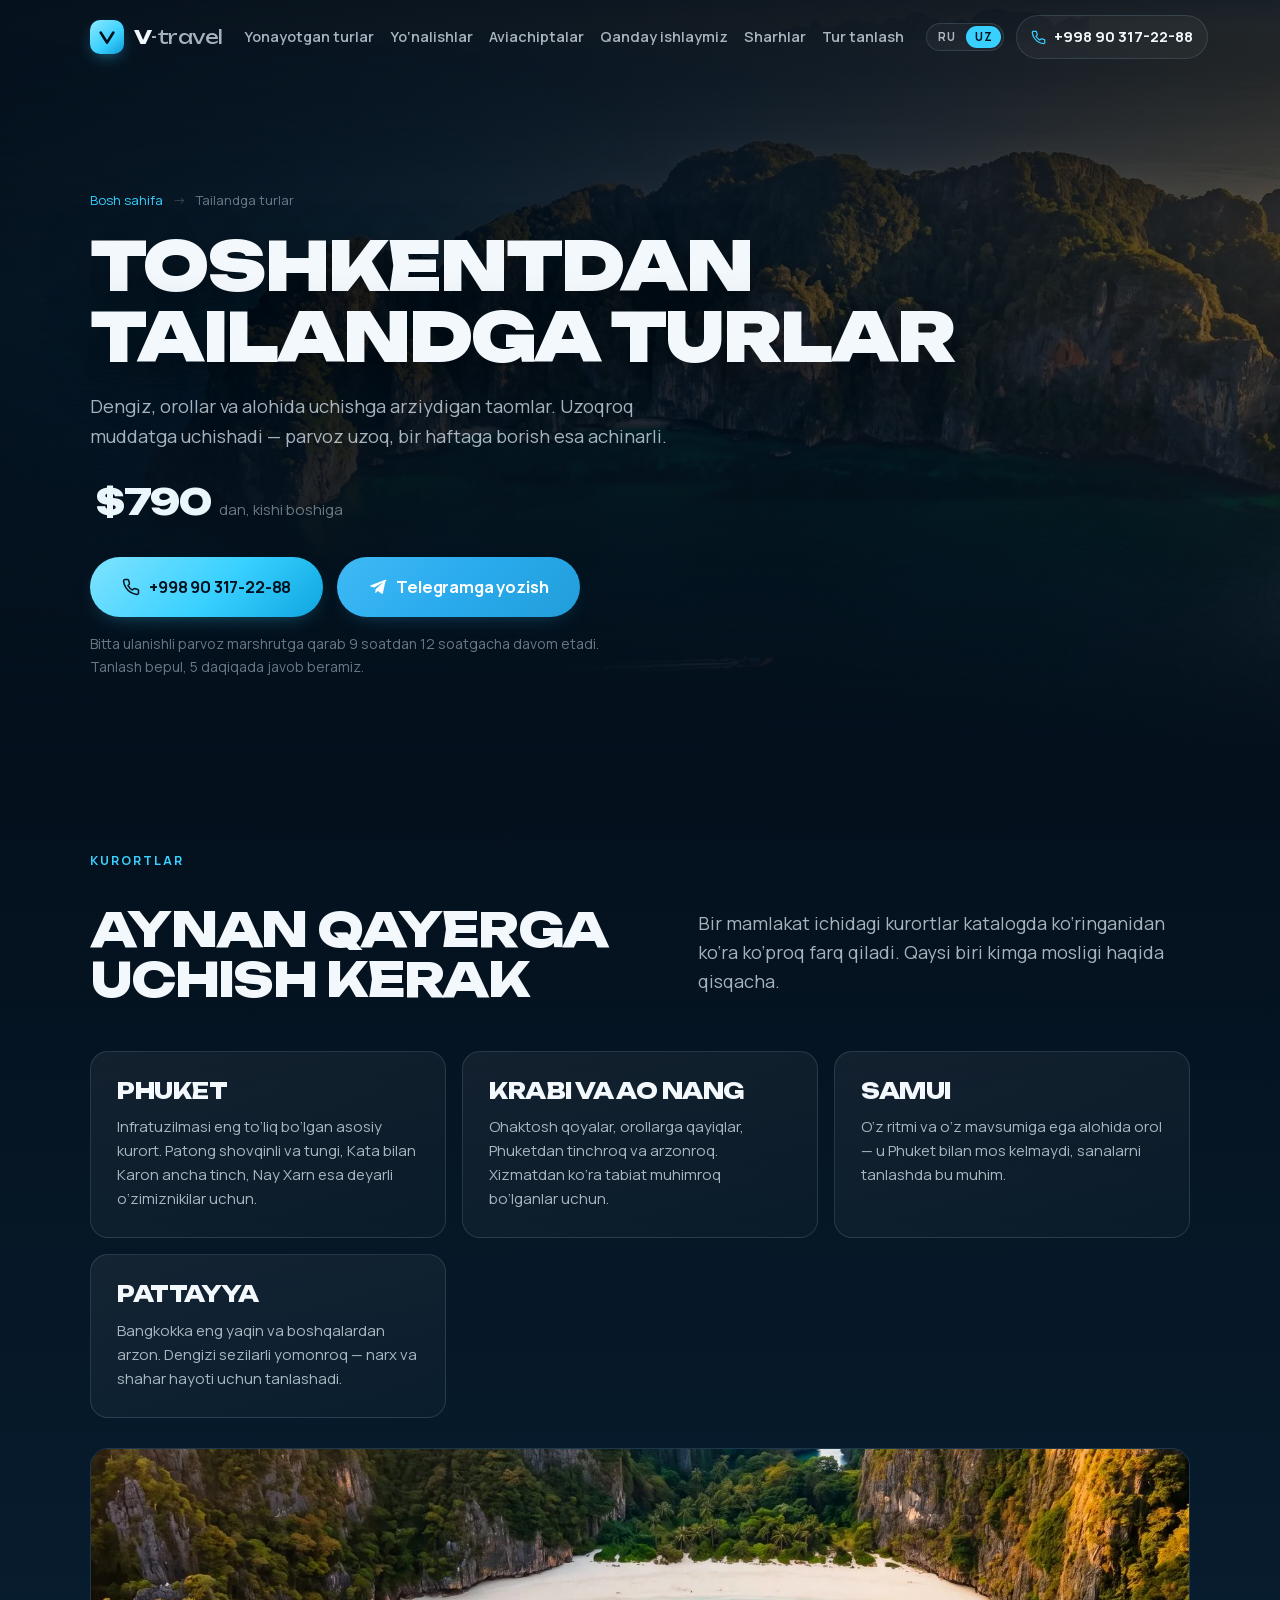
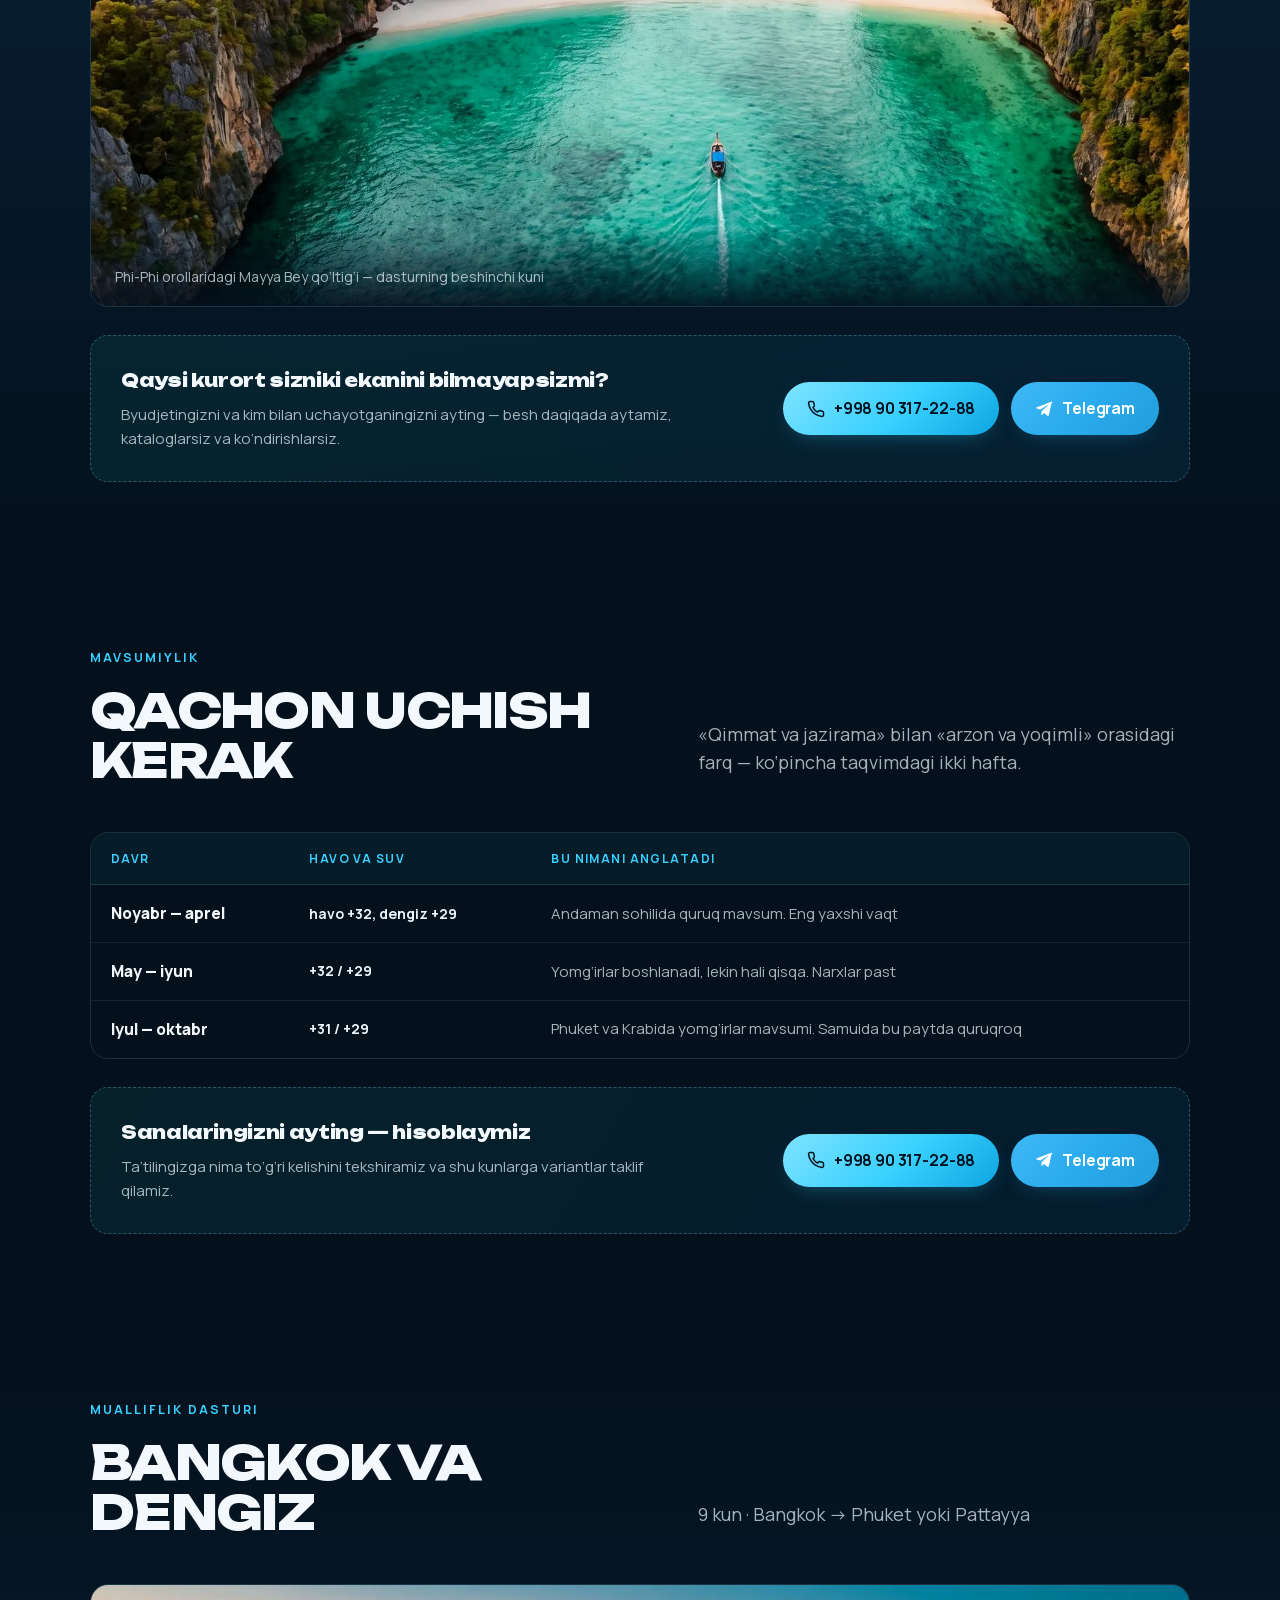
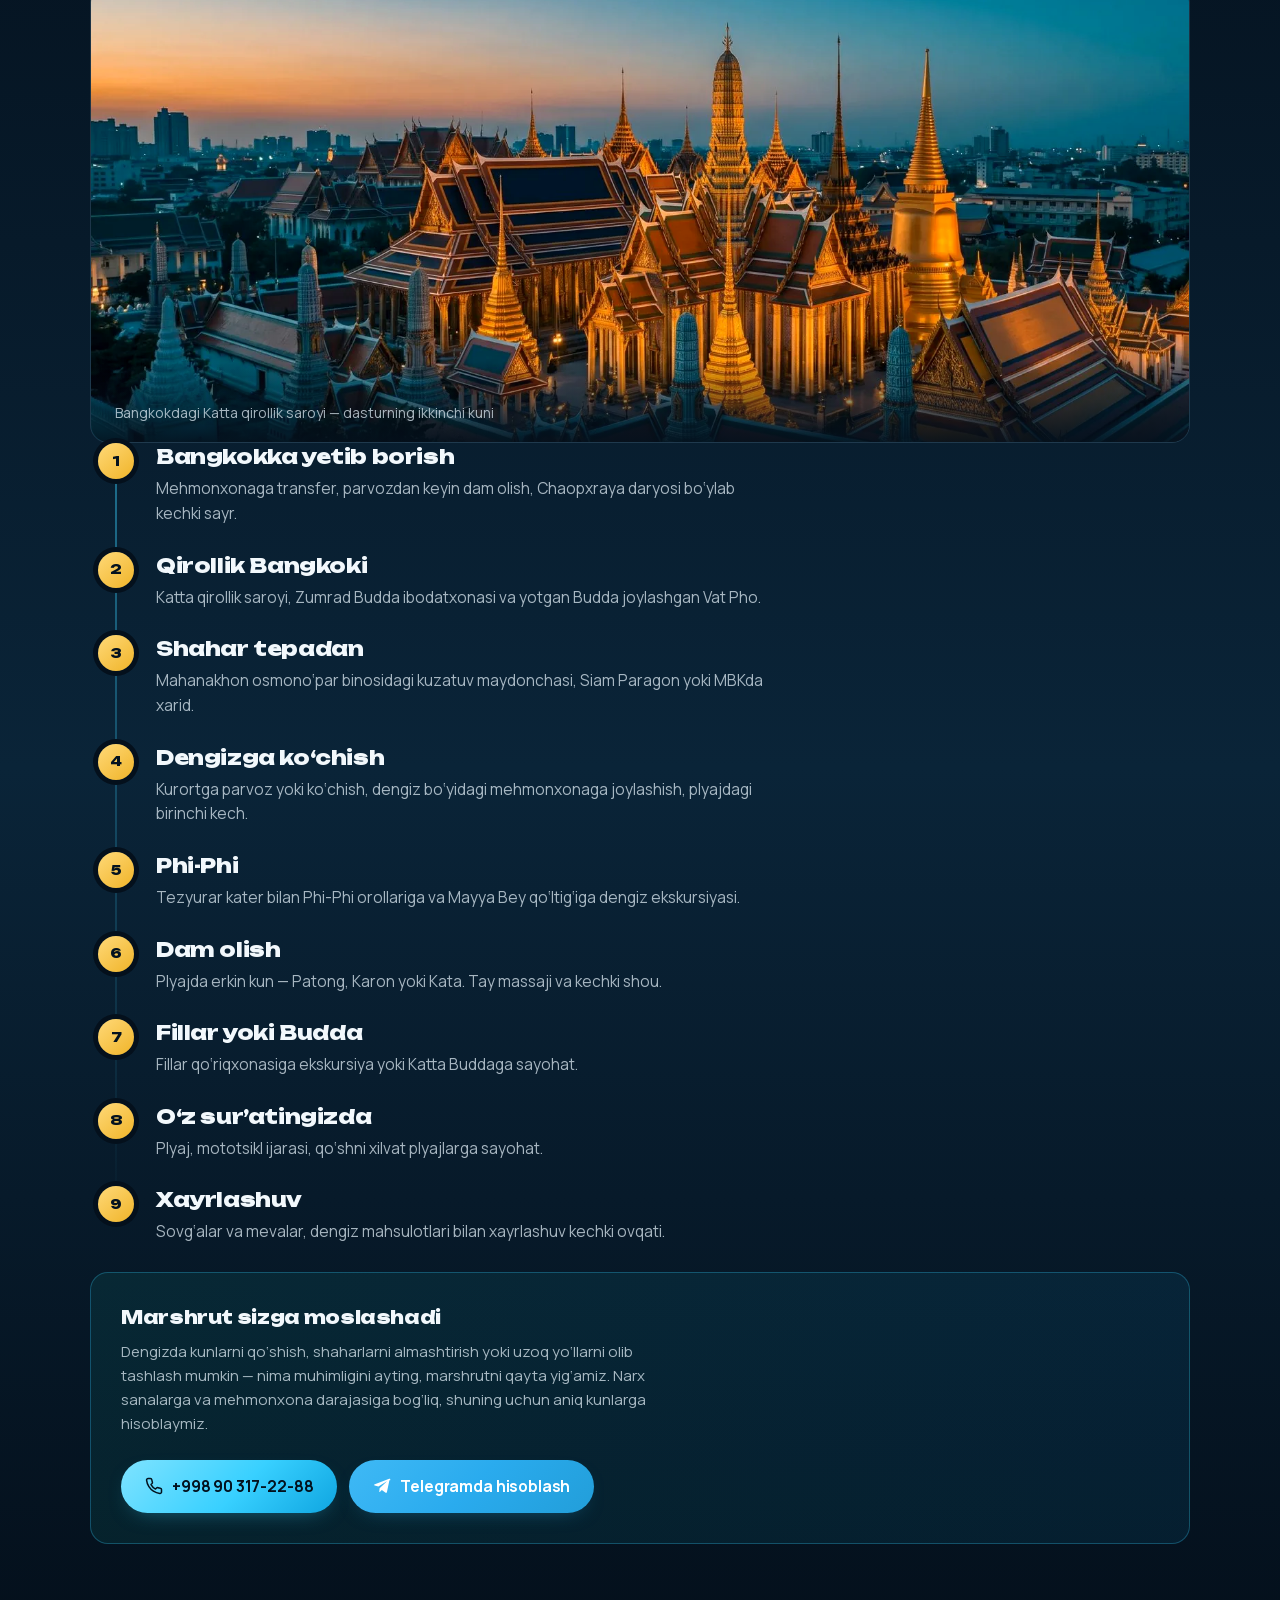
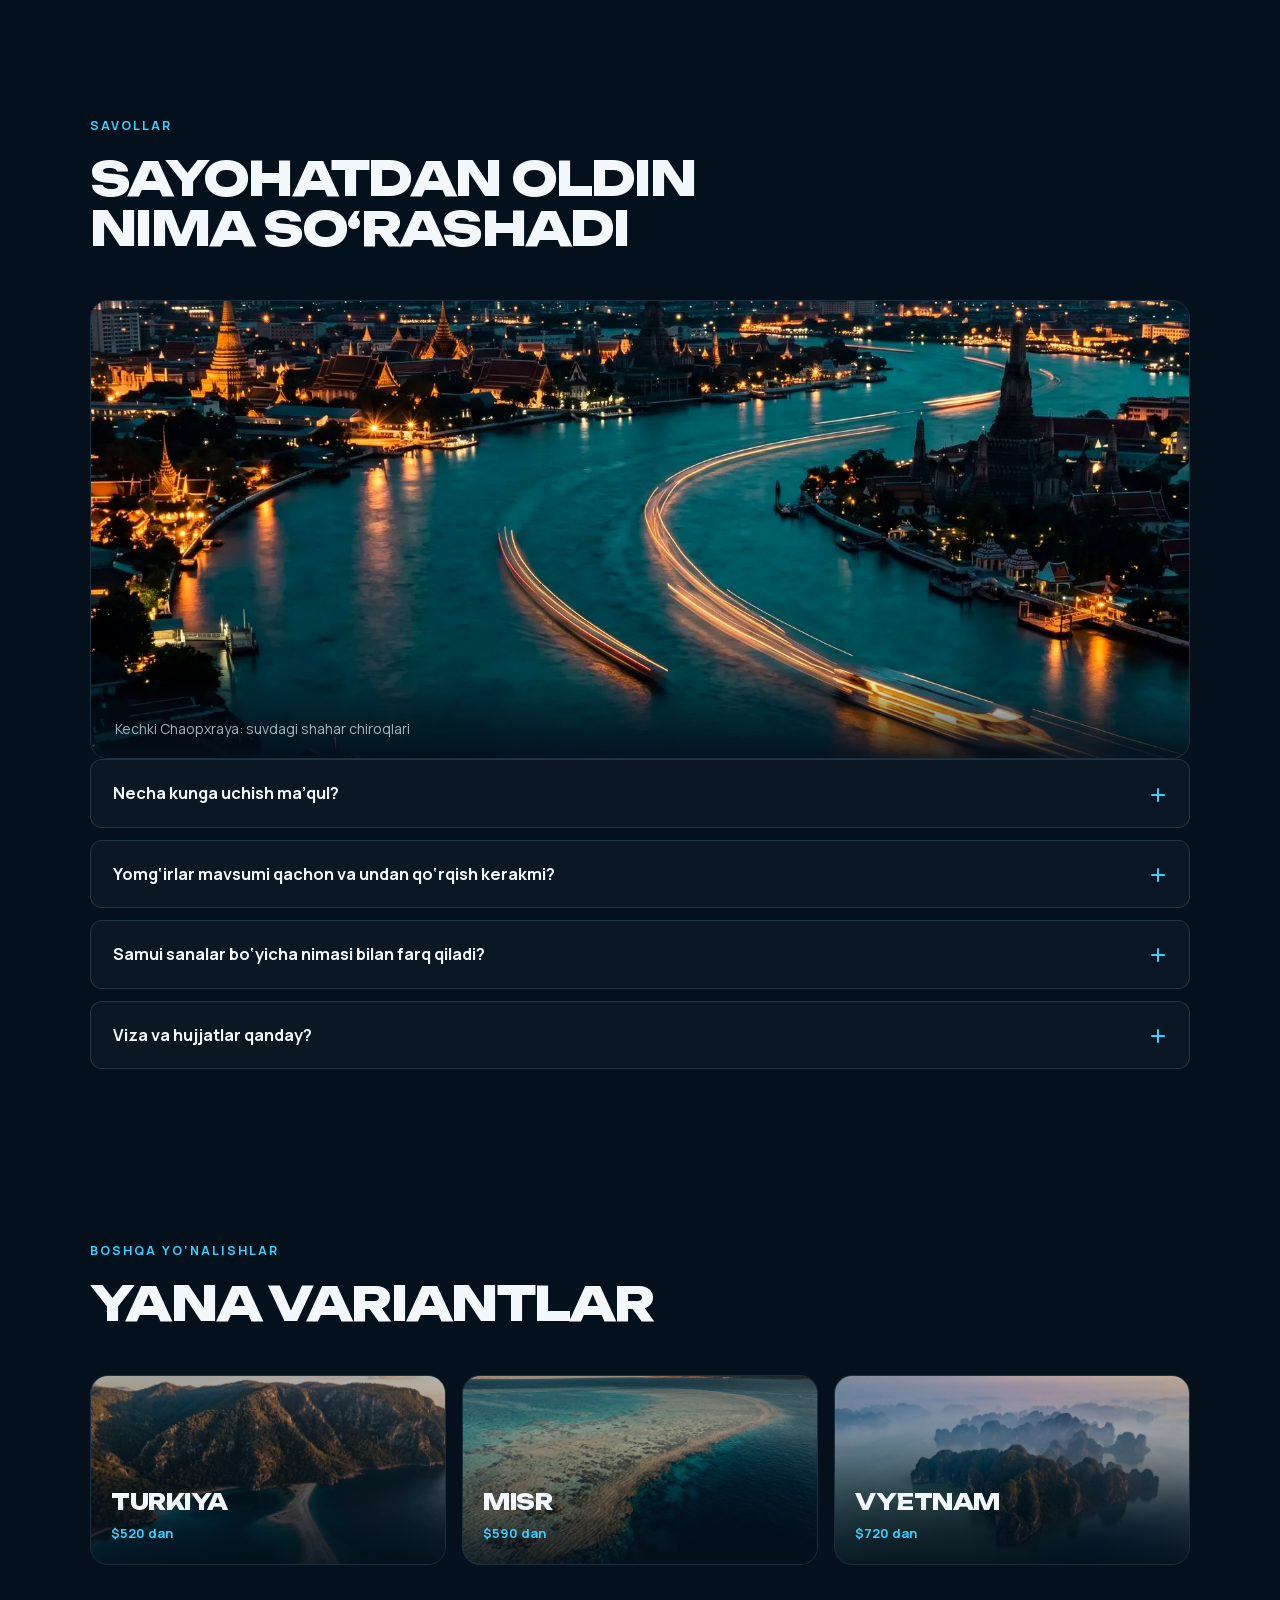
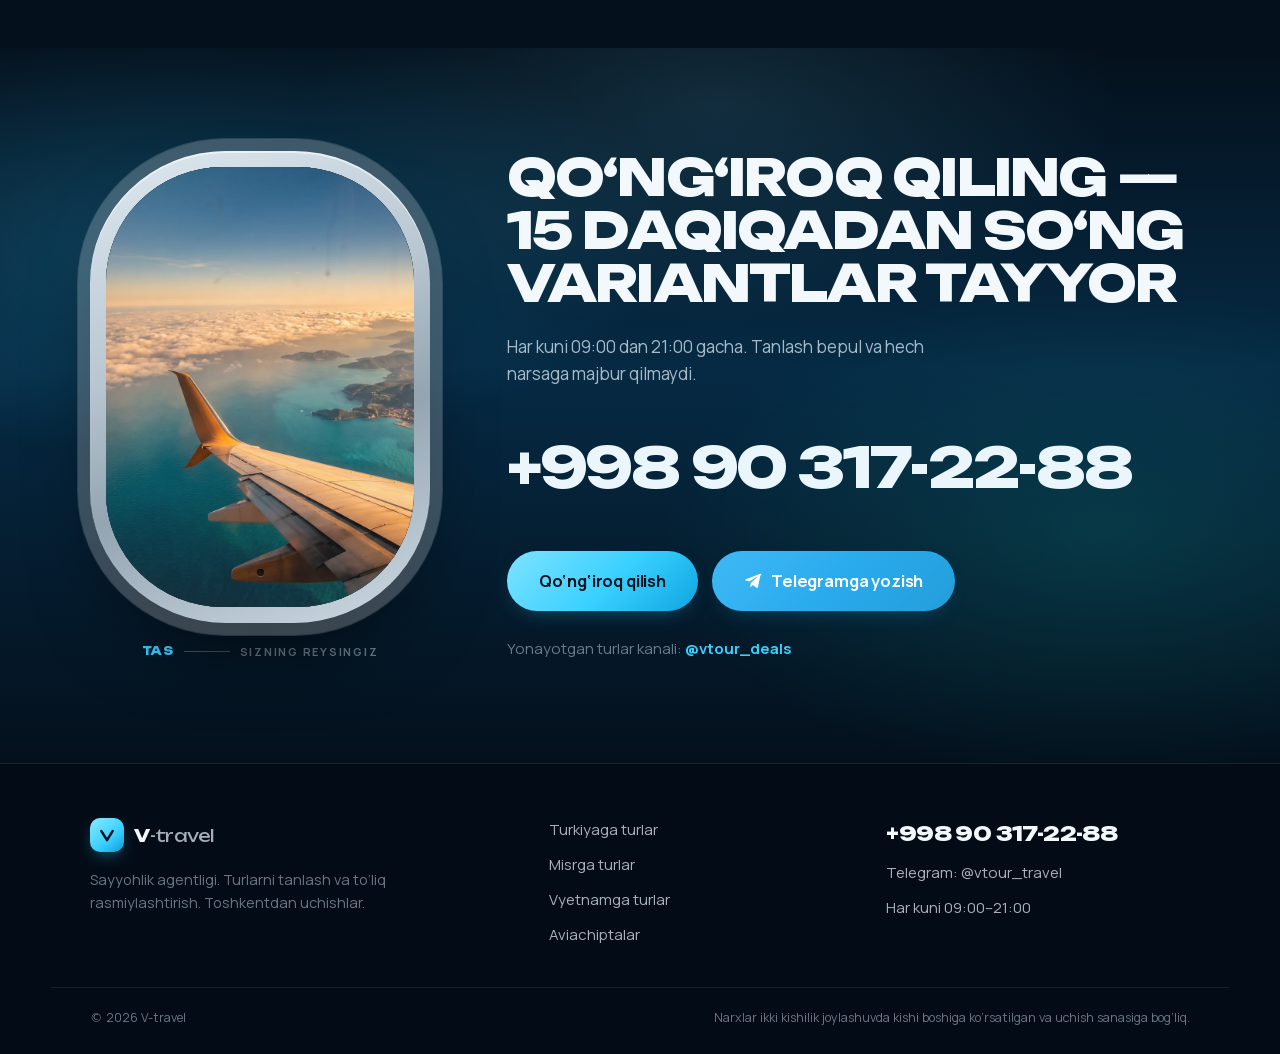
<file: uz/tailand/index.html>
<!DOCTYPE html>
<html lang="uz">
<head>
<meta charset="UTF-8">
<meta name="viewport" content="width=device-width, initial-scale=1">
<title>Toshkentdan Tailandga turlar — narxlar va mualliflik dasturlari</title>
<meta name="description" content="Toshkentdan Tailandga turlar $790 dan: qaysi kurort kimga mos, qachon uchish kerak, kunlar bo‘yicha mualliflik dasturi. 15 daqiqada tanlaymiz, qo‘ng‘iroq qiling +998 90 317-22-88.">
<meta name="theme-color" content="#04121f">
<link rel="alternate" hreflang="ru" href="https://v-travel.uz/tailand/">
<link rel="alternate" hreflang="uz" href="https://v-travel.uz/uz/tailand/">
<link rel="alternate" hreflang="x-default" href="https://v-travel.uz/tailand/">
<link rel="canonical" href="https://v-travel.uz/uz/tailand/">

<meta property="og:type" content="website">
<meta property="og:site_name" content="V-travel">
<meta property="og:locale" content="uz_UZ">
<meta property="og:url" content="https://v-travel.uz/uz/tailand/">
<meta property="og:title" content="Toshkentdan Tailandga turlar">
<meta property="og:description" content="Toshkentdan Tailandga turlar $790 dan: qaysi kurort kimga mos, qachon uchish kerak, kunlar bo‘yicha mualliflik dasturi. 15 daqiqada tanlaymiz, qo‘ng‘iroq qiling +998 90 317-22-88.">
<meta property="og:image" content="https://v-travel.uz/assets/img/og-tailand-v2.jpg">
<meta property="og:image:width" content="1200">
<meta property="og:image:height" content="630">
<meta property="og:image:alt" content="Toshkentdan Tailandga turlar — narxlar va mualliflik dasturlari">

<link rel="icon" href="data:image/svg+xml,%3Csvg xmlns='http://www.w3.org/2000/svg' viewBox='0 0 64 64'%3E%3Crect width='64' height='64' rx='14' fill='%23061c2e'/%3E%3Cpath d='M16 20l16 26 16-26' fill='none' stroke='%2338d0ff' stroke-width='7' stroke-linecap='round' stroke-linejoin='round'/%3E%3C/svg%3E">
<link rel="preload" href="/assets/fonts/unbounded-900.woff2" as="font" type="font/woff2" crossorigin>
<link rel="preload" href="/assets/fonts/manrope-400.woff2" as="font" type="font/woff2" crossorigin>
<link rel="preload" href="/assets/img/dest-thailand.webp" as="image" fetchpriority="high">
<link rel="stylesheet" href="/css/fonts.css">
<link rel="stylesheet" href="/css/styles.css">
<link rel="stylesheet" href="/css/pages.css">
<script>document.documentElement.classList.add('js');</script>

<script type="application/ld+json">
{
  "@context": "https://schema.org",
  "@graph": [
    {
      "@type": "BreadcrumbList",
      "itemListElement": [
        {
          "@type": "ListItem",
          "position": 1,
          "name": "Bosh sahifa",
          "item": "https://v-travel.uz/uz/"
        },
        {
          "@type": "ListItem",
          "position": 2,
          "name": "Tailandga turlar",
          "item": "https://v-travel.uz/uz/tailand/"
        }
      ]
    },
    {
      "@type": "FAQPage",
      "mainEntity": [
        {
          "@type": "Question",
          "name": "Necha kunga uchish ma’qul?",
          "acceptedAnswer": {
            "@type": "Answer",
            "text": "Kamida o‘n kecha. Parvoz uzoq, ustiga vaqt mintaqasiga ko‘nikishga ikki-uch kun ketadi — bir haftada dam olishga ulgurmaysiz."
          }
        },
        {
          "@type": "Question",
          "name": "Yomg‘irlar mavsumi qachon va undan qo‘rqish kerakmi?",
          "acceptedAnswer": {
            "@type": "Answer",
            "text": "Maydan oktabrgacha Phuketda va Krabida. Yomg‘ir odatda kun bo‘yi emas, qisqa va kuchli yog‘adi, narxlar esa bu paytda sezilarli past. Agar sayohat birinchi bo‘lmasa — bu ishlaydigan variant."
          }
        },
        {
          "@type": "Question",
          "name": "Samui sanalar bo‘yicha nimasi bilan farq qiladi?",
          "acceptedAnswer": {
            "@type": "Answer",
            "text": "Uning mavsumi teskari: Phuketda yomg‘ir yog‘ayotganda Samuida ko‘pincha quruq bo‘ladi. Ta’til yozga to‘g‘ri kelsa, bu qutqaradi."
          }
        },
        {
          "@type": "Question",
          "name": "Viza va hujjatlar qanday?",
          "acceptedAnswer": {
            "@type": "Answer",
            "text": "O‘zbekiston fuqarolari uchun kirish qoidalari o‘zgarib turadi, biz ularni uchish sanasiga aniqlaymiz. Yozing — tekshiramiz va nima kerakligini aytamiz."
          }
        }
      ]
    }
  ]
}
</script>
</head>
<body>

<a class="skip-link" href="#main">Asosiy mazmunga o‘tish</a>

<header class="header" id="header">
  <div class="shell header__inner">
    <a href="/uz/" class="logo" aria-label="V-travel, bosh sahifaga">
      <span class="logo__mark" aria-hidden="true">
        <svg viewBox="0 0 32 32" width="20" height="20"><path d="M6 9l10 16L26 9" fill="none" stroke="currentColor" stroke-width="4.5" stroke-linecap="round" stroke-linejoin="round"/></svg>
      </span>
      <span class="logo__text">V<span>-travel</span></span>
    </a>

    <nav class="nav" id="nav" aria-label="Asosiy navigatsiya">
      <a href="/uz/#hot" class="nav__link">Yonayotgan turlar</a>
      <a href="/uz/#dest" class="nav__link">Yo‘nalishlar</a>
      <a href="/uz/#tickets" class="nav__link">Aviachiptalar</a>
      <a href="/uz/#how" class="nav__link">Qanday ishlaymiz</a>
      <a href="/uz/#reviews" class="nav__link">Sharhlar</a>
      <a href="/uz/#pick" class="nav__link">Tur tanlash</a>
      <div class="nav__mobile-actions">
        <a href="tel:+998903172288" class="btn btn--ghost btn--block">+998 90 317-22-88</a>
        <a href="https://t.me/vtour_travel" target="_blank" rel="noopener" class="btn btn--tg btn--block">Telegramga yozish</a>
      </div>
    </nav>

    <div class="header__actions">
      <div class="langswitch" role="group" aria-label="Til">
        <a class="langswitch__item" href="https://v-travel.uz/tailand/" hreflang="ru" lang="ru">RU</a>
        <span class="langswitch__item is-active" aria-current="true">UZ</span>
      </div>
      <a href="tel:+998903172288" class="header__phone" data-goal="call">
        <svg viewBox="0 0 24 24" width="15" height="15" fill="none" stroke="currentColor" stroke-width="2" stroke-linecap="round" stroke-linejoin="round" aria-hidden="true"><path d="M22 16.9v3a2 2 0 01-2.2 2 19.8 19.8 0 01-8.6-3.1 19.5 19.5 0 01-6-6 19.8 19.8 0 01-3.1-8.7A2 2 0 014.1 2h3a2 2 0 012 1.7c.1 1 .3 2 .7 2.9a2 2 0 01-.4 2.1L8 10.1a16 16 0 006 6l1.4-1.4a2 2 0 012.1-.4c.9.4 1.9.6 2.9.7a2 2 0 011.7 2"/></svg>
        <span>+998 90 317-22-88</span>
      </a>
      <button class="burger" id="burger" aria-label="Menyu" aria-expanded="false" aria-controls="nav">
        <span></span><span></span><span></span>
      </button>
    </div>
  </div>
</header>

<main id="main">

  <section class="phero">
    <div class="phero__media" aria-hidden="true">
      <img src="/assets/img/dest-thailand.webp" alt="" width="1500" height="952" fetchpriority="high">
      <div class="phero__scrim"></div>
    </div>
    <div class="shell phero__inner">
      <nav class="crumbs" aria-label="Sahifalar zanjiri">
        <a href="/uz/">Bosh sahifa</a><span aria-hidden="true">→</span><span>Tailandga turlar</span>
      </nav>
      <h1>Toshkentdan<br>Tailandga turlar</h1>
      <p class="phero__lead">Dengiz, orollar va alohida uchishga arziydigan taomlar. Uzoqroq muddatga uchishadi — parvoz uzoq, bir haftaga borish esa achinarli.</p>
      <p class="phero__price"><strong>$790</strong> dan, kishi boshiga</p>
      <div class="phero__cta">
        <a href="tel:+998903172288" class="btn btn--primary btn--lg" data-goal="call"><svg viewBox="0 0 24 24" width="18" height="18" fill="none" stroke="currentColor" stroke-width="2" stroke-linecap="round" stroke-linejoin="round" aria-hidden="true"><path d="M22 16.9v3a2 2 0 01-2.2 2 19.8 19.8 0 01-8.6-3.1 19.5 19.5 0 01-6-6 19.8 19.8 0 01-3.1-8.7A2 2 0 014.1 2h3a2 2 0 012 1.7c.1 1 .3 2 .7 2.9a2 2 0 01-.4 2.1L8 10.1a16 16 0 006 6l1.4-1.4a2 2 0 012.1-.4c.9.4 1.9.6 2.9.7a2 2 0 011.7 2"/></svg>+998 90 317-22-88</a>
        <a href="https://t.me/vtour_travel?text=Assalomu%20alaykum%21%20Toshkentdan%20Tailandga%20turlar%20qiziqtiryapti." target="_blank" rel="noopener" class="btn btn--tg btn--lg" data-goal="telegram"><svg viewBox="0 0 24 24" width="18" height="18" fill="currentColor" aria-hidden="true"><path d="M21.9 4.3L18.6 20c-.2 1.1-.9 1.4-1.8.9l-5-3.7-2.4 2.3c-.3.3-.5.5-1 .5l.4-5.1L18 6.4c.4-.4-.1-.6-.6-.2L7.2 12.7l-4.9-1.5c-1.1-.3-1.1-1 .2-1.5l19.1-7.4c.9-.3 1.7.2 1.4 2z"/></svg>Telegramga yozish</a>
      </div>
      <p class="phero__note">Bitta ulanishli parvoz marshrutga qarab 9 soatdan 12 soatgacha davom etadi. Tanlash bepul, 5 daqiqada javob beramiz.</p>
    </div>
  </section>

  <section class="section section--resorts">
    <div class="shell">
      <header class="sec-head reveal">
        <p class="sec-kicker">Kurortlar</p>
        <h2 class="sec-title">Aynan qayerga<br>uchish kerak</h2>
        <p class="sec-lead">Bir mamlakat ichidagi kurortlar katalogda ko‘ringanidan ko‘ra ko‘proq farq qiladi. Qaysi biri kimga mosligi haqida qisqacha.</p>
      </header>
      <div class="resorts">
        <article class="resort reveal">
          <h3>Phuket</h3>
          <p>Infratuzilmasi eng to‘liq bo‘lgan asosiy kurort. Patong shovqinli va tungi, Kata bilan Karon ancha tinch, Nay Xarn esa deyarli o‘zimiznikilar uchun.</p>
        </article>
        <article class="resort reveal">
          <h3>Krabi va Ao Nang</h3>
          <p>Ohaktosh qoyalar, orollarga qayiqlar, Phuketdan tinchroq va arzonroq. Xizmatdan ko‘ra tabiat muhimroq bo‘lganlar uchun.</p>
        </article>
        <article class="resort reveal">
          <h3>Samui</h3>
          <p>O‘z ritmi va o‘z mavsumiga ega alohida orol — u Phuket bilan mos kelmaydi, sanalarni tanlashda bu muhim.</p>
        </article>
        <article class="resort reveal">
          <h3>Pattayya</h3>
          <p>Bangkokka eng yaqin va boshqalardan arzon. Dengizi sezilarli yomonroq — narx va shahar hayoti uchun tanlashadi.</p>
        </article>
      </div>
      <figure class="photoband reveal">
        <img src="/assets/img/tailand-mayya.webp" alt="Phi-Phi orollaridagi Mayya Bey qo‘ltig‘i — dasturning beshinchi kuni" width="1600" height="900" loading="lazy">
        <figcaption>Phi-Phi orollaridagi Mayya Bey qo‘ltig‘i — dasturning beshinchi kuni</figcaption>
      </figure>
      <div class="inline-cta reveal">
        <div>
          <p class="inline-cta__title">Qaysi kurort sizniki ekanini bilmayapsizmi?</p>
          <p class="inline-cta__text">Byudjetingizni va kim bilan uchayotganingizni ayting — besh daqiqada aytamiz, kataloglarsiz va ko‘ndirishlarsiz.</p>
        </div>
        <div class="inline-cta__actions">
          <a href="tel:+998903172288" class="btn btn--primary" data-goal="call"><svg viewBox="0 0 24 24" width="18" height="18" fill="none" stroke="currentColor" stroke-width="2" stroke-linecap="round" stroke-linejoin="round" aria-hidden="true"><path d="M22 16.9v3a2 2 0 01-2.2 2 19.8 19.8 0 01-8.6-3.1 19.5 19.5 0 01-6-6 19.8 19.8 0 01-3.1-8.7A2 2 0 014.1 2h3a2 2 0 012 1.7c.1 1 .3 2 .7 2.9a2 2 0 01-.4 2.1L8 10.1a16 16 0 006 6l1.4-1.4a2 2 0 012.1-.4c.9.4 1.9.6 2.9.7a2 2 0 011.7 2"/></svg>+998 90 317-22-88</a>
          <a href="https://t.me/vtour_travel?text=Assalomu%20alaykum%21%20Tailandda%20kurort%20tanlashga%20yordam%20bering.%20Kim%20bilan%20uchaman%3A%20" target="_blank" rel="noopener" class="btn btn--tg" data-goal="telegram"><svg viewBox="0 0 24 24" width="18" height="18" fill="currentColor" aria-hidden="true"><path d="M21.9 4.3L18.6 20c-.2 1.1-.9 1.4-1.8.9l-5-3.7-2.4 2.3c-.3.3-.5.5-1 .5l.4-5.1L18 6.4c.4-.4-.1-.6-.6-.2L7.2 12.7l-4.9-1.5c-1.1-.3-1.1-1 .2-1.5l19.1-7.4c.9-.3 1.7.2 1.4 2z"/></svg>Telegram</a>
        </div>
      </div>
    </div>
  </section>

  <section class="section section--seasons">
    <div class="shell">
      <header class="sec-head reveal">
        <p class="sec-kicker">Mavsumiylik</p>
        <h2 class="sec-title">Qachon uchish kerak</h2>
        <p class="sec-lead">«Qimmat va jazirama» bilan «arzon va yoqimli» orasidagi farq — ko‘pincha taqvimdagi ikki hafta.</p>
      </header>
      <div class="season reveal">
        <table>
          <thead>
            <tr><th scope="col">Davr</th><th scope="col">Havo va suv</th><th scope="col">Bu nimani anglatadi</th></tr>
          </thead>
          <tbody>
          <tr>
            <th scope="row">Noyabr — aprel</th>
            <td class="season__temp">havo +32, dengiz +29</td>
            <td>Andaman sohilida quruq mavsum. Eng yaxshi vaqt</td>
          </tr>
          <tr>
            <th scope="row">May — iyun</th>
            <td class="season__temp">+32 / +29</td>
            <td>Yomg‘irlar boshlanadi, lekin hali qisqa. Narxlar past</td>
          </tr>
          <tr>
            <th scope="row">Iyul — oktabr</th>
            <td class="season__temp">+31 / +29</td>
            <td>Phuket va Krabida yomg‘irlar mavsumi. Samuida bu paytda quruqroq</td>
          </tr>
          </tbody>
        </table>
      </div>
      <div class="inline-cta reveal">
        <div>
          <p class="inline-cta__title">Sanalaringizni ayting — hisoblaymiz</p>
          <p class="inline-cta__text">Ta’tilingizga nima to‘g‘ri kelishini tekshiramiz va shu kunlarga variantlar taklif qilamiz.</p>
        </div>
        <div class="inline-cta__actions">
          <a href="tel:+998903172288" class="btn btn--primary" data-goal="call"><svg viewBox="0 0 24 24" width="18" height="18" fill="none" stroke="currentColor" stroke-width="2" stroke-linecap="round" stroke-linejoin="round" aria-hidden="true"><path d="M22 16.9v3a2 2 0 01-2.2 2 19.8 19.8 0 01-8.6-3.1 19.5 19.5 0 01-6-6 19.8 19.8 0 01-3.1-8.7A2 2 0 014.1 2h3a2 2 0 012 1.7c.1 1 .3 2 .7 2.9a2 2 0 01-.4 2.1L8 10.1a16 16 0 006 6l1.4-1.4a2 2 0 012.1-.4c.9.4 1.9.6 2.9.7a2 2 0 011.7 2"/></svg>+998 90 317-22-88</a>
          <a href="https://t.me/vtour_travel?text=Assalomu%20alaykum%21%20Tailandga%20bormoqchiman.%20Sanalarim%3A%20" target="_blank" rel="noopener" class="btn btn--tg" data-goal="telegram"><svg viewBox="0 0 24 24" width="18" height="18" fill="currentColor" aria-hidden="true"><path d="M21.9 4.3L18.6 20c-.2 1.1-.9 1.4-1.8.9l-5-3.7-2.4 2.3c-.3.3-.5.5-1 .5l.4-5.1L18 6.4c.4-.4-.1-.6-.6-.2L7.2 12.7l-4.9-1.5c-1.1-.3-1.1-1 .2-1.5l19.1-7.4c.9-.3 1.7.2 1.4 2z"/></svg>Telegram</a>
        </div>
      </div>
    </div>
  </section>

  <section class="section section--tours" id="program">
    <div class="shell">
      <header class="sec-head reveal">
        <p class="sec-kicker">Mualliflik dasturi</p>
        <h2 class="sec-title">Bangkok va dengiz</h2>
        <p class="sec-lead">9 kun · Bangkok → Phuket yoki Pattayya</p>
      </header>
      <figure class="photoband reveal">
        <img src="/assets/img/tailand-dvorec.webp" alt="Bangkokdagi Katta qirollik saroyi — dasturning ikkinchi kuni" width="1600" height="900" loading="lazy">
        <figcaption>Bangkokdagi Katta qirollik saroyi — dasturning ikkinchi kuni</figcaption>
      </figure>
      <ol class="program">
        <li class="pday reveal">
          <div class="pday__mark"><span>1</span></div>
          <div class="pday__body">
            <h3>Bangkokka yetib borish</h3>
            <p>Mehmonxonaga transfer, parvozdan keyin dam olish, Chaopxraya daryosi bo‘ylab kechki sayr.</p>
          </div>
        </li>
        <li class="pday reveal">
          <div class="pday__mark"><span>2</span></div>
          <div class="pday__body">
            <h3>Qirollik Bangkoki</h3>
            <p>Katta qirollik saroyi, Zumrad Budda ibodatxonasi va yotgan Budda joylashgan Vat Pho.</p>
          </div>
        </li>
        <li class="pday reveal">
          <div class="pday__mark"><span>3</span></div>
          <div class="pday__body">
            <h3>Shahar tepadan</h3>
            <p>Mahanakhon osmono‘par binosidagi kuzatuv maydonchasi, Siam Paragon yoki MBKda xarid.</p>
          </div>
        </li>
        <li class="pday reveal">
          <div class="pday__mark"><span>4</span></div>
          <div class="pday__body">
            <h3>Dengizga ko‘chish</h3>
            <p>Kurortga parvoz yoki ko‘chish, dengiz bo‘yidagi mehmonxonaga joylashish, plyajdagi birinchi kech.</p>
          </div>
        </li>
        <li class="pday reveal">
          <div class="pday__mark"><span>5</span></div>
          <div class="pday__body">
            <h3>Phi-Phi</h3>
            <p>Tezyurar kater bilan Phi-Phi orollariga va Mayya Bey qo‘ltig‘iga dengiz ekskursiyasi.</p>
          </div>
        </li>
        <li class="pday reveal">
          <div class="pday__mark"><span>6</span></div>
          <div class="pday__body">
            <h3>Dam olish</h3>
            <p>Plyajda erkin kun — Patong, Karon yoki Kata. Tay massaji va kechki shou.</p>
          </div>
        </li>
        <li class="pday reveal">
          <div class="pday__mark"><span>7</span></div>
          <div class="pday__body">
            <h3>Fillar yoki Budda</h3>
            <p>Fillar qo‘riqxonasiga ekskursiya yoki Katta Buddaga sayohat.</p>
          </div>
        </li>
        <li class="pday reveal">
          <div class="pday__mark"><span>8</span></div>
          <div class="pday__body">
            <h3>O‘z sur’atingizda</h3>
            <p>Plyaj, mototsikl ijarasi, qo‘shni xilvat plyajlarga sayohat.</p>
          </div>
        </li>
        <li class="pday reveal">
          <div class="pday__mark"><span>9</span></div>
          <div class="pday__body">
            <h3>Xayrlashuv</h3>
            <p>Sovg‘alar va mevalar, dengiz mahsulotlari bilan xayrlashuv kechki ovqati.</p>
          </div>
        </li>
      </ol>
      <div class="inline-cta inline-cta--wide reveal">
        <div>
          <p class="inline-cta__title">Marshrut sizga moslashadi</p>
          <p class="inline-cta__text">Dengizda kunlarni qo‘shish, shaharlarni almashtirish yoki uzoq yo‘llarni olib tashlash mumkin — nima muhimligini ayting, marshrutni qayta yig‘amiz. Narx sanalarga va mehmonxona darajasiga bog‘liq, shuning uchun aniq kunlarga hisoblaymiz.</p>
        </div>
        <div class="inline-cta__actions">
          <a href="tel:+998903172288" class="btn btn--primary" data-goal="call"><svg viewBox="0 0 24 24" width="18" height="18" fill="none" stroke="currentColor" stroke-width="2" stroke-linecap="round" stroke-linejoin="round" aria-hidden="true"><path d="M22 16.9v3a2 2 0 01-2.2 2 19.8 19.8 0 01-8.6-3.1 19.5 19.5 0 01-6-6 19.8 19.8 0 01-3.1-8.7A2 2 0 014.1 2h3a2 2 0 012 1.7c.1 1 .3 2 .7 2.9a2 2 0 01-.4 2.1L8 10.1a16 16 0 006 6l1.4-1.4a2 2 0 012.1-.4c.9.4 1.9.6 2.9.7a2 2 0 011.7 2"/></svg>+998 90 317-22-88</a>
          <a href="https://t.me/vtour_travel?text=Assalomu%20alaykum%21%20%C2%ABBangkok%20va%20dengiz%C2%BB%20%289%20kun%20%C2%B7%20Bangkok%20%E2%86%92%20Phuket%20yoki%20Pattayya%29%20mualliflik%20dasturi%20qiziqtiryapti.%20Iltimos%2C%20mening%20sanalarimga%20hisoblang." target="_blank" rel="noopener" class="btn btn--tg" data-goal="telegram"><svg viewBox="0 0 24 24" width="18" height="18" fill="currentColor" aria-hidden="true"><path d="M21.9 4.3L18.6 20c-.2 1.1-.9 1.4-1.8.9l-5-3.7-2.4 2.3c-.3.3-.5.5-1 .5l.4-5.1L18 6.4c.4-.4-.1-.6-.6-.2L7.2 12.7l-4.9-1.5c-1.1-.3-1.1-1 .2-1.5l19.1-7.4c.9-.3 1.7.2 1.4 2z"/></svg>Telegramda hisoblash</a>
        </div>
      </div>
    </div>
  </section>

  <section class="section section--faq">
    <div class="shell">
      <header class="sec-head reveal">
        <p class="sec-kicker">Savollar</p>
        <h2 class="sec-title">Sayohatdan oldin<br>nima so‘rashadi</h2>
      </header>
      <figure class="photoband reveal">
        <img src="/assets/img/tailand-reka.webp" alt="Kechki Chaopxraya: suvdagi shahar chiroqlari" width="1600" height="900" loading="lazy">
        <figcaption>Kechki Chaopxraya: suvdagi shahar chiroqlari</figcaption>
      </figure>
      <div class="faq">
        <details class="faq__item reveal" name="faq">
          <summary>Necha kunga uchish ma’qul?</summary>
          <p>Kamida o‘n kecha. Parvoz uzoq, ustiga vaqt mintaqasiga ko‘nikishga ikki-uch kun ketadi — bir haftada dam olishga ulgurmaysiz.</p>
        </details>
        <details class="faq__item reveal" name="faq">
          <summary>Yomg‘irlar mavsumi qachon va undan qo‘rqish kerakmi?</summary>
          <p>Maydan oktabrgacha Phuketda va Krabida. Yomg‘ir odatda kun bo‘yi emas, qisqa va kuchli yog‘adi, narxlar esa bu paytda sezilarli past. Agar sayohat birinchi bo‘lmasa — bu ishlaydigan variant.</p>
        </details>
        <details class="faq__item reveal" name="faq">
          <summary>Samui sanalar bo‘yicha nimasi bilan farq qiladi?</summary>
          <p>Uning mavsumi teskari: Phuketda yomg‘ir yog‘ayotganda Samuida ko‘pincha quruq bo‘ladi. Ta’til yozga to‘g‘ri kelsa, bu qutqaradi.</p>
        </details>
        <details class="faq__item reveal" name="faq">
          <summary>Viza va hujjatlar qanday?</summary>
          <p>O‘zbekiston fuqarolari uchun kirish qoidalari o‘zgarib turadi, biz ularni uchish sanasiga aniqlaymiz. Yozing — tekshiramiz va nima kerakligini aytamiz.</p>
        </details>
      </div>
    </div>
  </section>

  <section class="section section--other">
    <div class="shell">
      <header class="sec-head reveal">
        <p class="sec-kicker">Boshqa yo‘nalishlar</p>
        <h2 class="sec-title">Yana variantlar</h2>
      </header>
      <div class="otherdests">
        <a class="otherdest" href="/uz/turkiya/">
          <img src="/assets/img/dest-turkey.webp" alt="Toshkentdan Turkiyaga turlar" width="1500" height="952" loading="lazy">
          <span>Turkiya<em>$520 dan</em></span>
        </a>
        <a class="otherdest" href="/uz/misr/">
          <img src="/assets/img/dest-egypt.webp" alt="Toshkentdan Misrga turlar" width="1500" height="952" loading="lazy">
          <span>Misr<em>$590 dan</em></span>
        </a>
        <a class="otherdest" href="/uz/vetnam/">
          <img src="/assets/img/dest-vietnam.webp" alt="Toshkentdan Vyetnamga turlar" width="1500" height="952" loading="lazy">
          <span>Vyetnam<em>$720 dan</em></span>
        </a>
      </div>
    </div>
  </section>

  <section class="cta" id="contacts">
    <div class="cta__media" aria-hidden="true"><div class="cta__caustics"></div></div>
    <div class="shell cta__inner">
      <figure class="porthole reveal" aria-hidden="true">
        <span class="porthole__frame">
          <span class="porthole__glass">
            <img src="/assets/img/porthole-view.webp" alt="" width="820" height="1138" loading="lazy">
            <span class="porthole__glare"></span>
          </span>
        </span>
        <figcaption class="porthole__hud">
          <span>TAS</span>
          <span class="porthole__hud-line"></span>
          <span>sizning reysingiz</span>
        </figcaption>
      </figure>

      <div class="cta__text">
      <h2 class="cta__title reveal">Qo‘ng‘iroq qiling — 15 daqiqadan so‘ng variantlar tayyor</h2>
      <p class="cta__lead reveal">Har kuni 09:00 dan 21:00 gacha. Tanlash bepul va hech narsaga majbur qilmaydi.</p>
      <a href="tel:+998903172288" class="cta__phone reveal" data-goal="call">+998 90 317-22-88</a>
      <div class="cta__buttons reveal">
        <a href="tel:+998903172288" class="btn btn--primary btn--lg" data-goal="call">Qo‘ng‘iroq qilish</a>
        <a href="https://t.me/vtour_travel?text=Assalomu%20alaykum%21%20Tailandga%20turlar%20qiziqtiryapti." target="_blank" rel="noopener" class="btn btn--tg btn--lg" data-goal="telegram"><svg viewBox="0 0 24 24" width="18" height="18" fill="currentColor" aria-hidden="true"><path d="M21.9 4.3L18.6 20c-.2 1.1-.9 1.4-1.8.9l-5-3.7-2.4 2.3c-.3.3-.5.5-1 .5l.4-5.1L18 6.4c.4-.4-.1-.6-.6-.2L7.2 12.7l-4.9-1.5c-1.1-.3-1.1-1 .2-1.5l19.1-7.4c.9-.3 1.7.2 1.4 2z"/></svg>Telegramga yozish</a>
      </div>
      <p class="cta__extra reveal">Yonayotgan turlar kanali: <a href="https://t.me/vtour_deals" target="_blank" rel="noopener">@vtour_deals</a></p>
      </div>
    </div>
  </section>

</main>

<footer class="footer">
  <div class="shell footer__inner">
    <div class="footer__brand">
      <a href="/uz/" class="logo logo--sm">
        <span class="logo__mark" aria-hidden="true">
          <svg viewBox="0 0 32 32" width="18" height="18"><path d="M6 9l10 16L26 9" fill="none" stroke="currentColor" stroke-width="4.5" stroke-linecap="round" stroke-linejoin="round"/></svg>
        </span>
        <span class="logo__text">V<span>-travel</span></span>
      </a>
      <p>Sayyohlik agentligi. Turlarni tanlash va to‘liq rasmiylashtirish. Toshkentdan uchishlar.</p>
    </div>

    <nav class="footer__nav" aria-label="Yo‘nalishlar">
      <a href="/uz/turkiya/">Turkiyaga turlar</a>
      <a href="/uz/misr/">Misrga turlar</a>
      <a href="/uz/vetnam/">Vyetnamga turlar</a>
      <a href="/uz/#tickets">Aviachiptalar</a>
    </nav>

    <div class="footer__contacts">
      <a href="tel:+998903172288" class="footer__phone" data-goal="call">+998 90 317-22-88</a>
      <a href="https://t.me/vtour_travel" target="_blank" rel="noopener" data-goal="telegram">Telegram: @vtour_travel</a>
      <span>Har kuni 09:00–21:00</span>
    </div>
  </div>
  <div class="shell footer__bottom">
    <span>© <span id="year">2026</span> V-travel</span>
    <span>Narxlar ikki kishilik joylashuvda kishi boshiga ko‘rsatilgan va uchish sanasiga bog‘liq.</span>
  </div>
</footer>

<div class="actionbar" id="actionbar">
  <a href="tel:+998903172288" class="actionbar__btn actionbar__btn--call" data-goal="call"><svg viewBox="0 0 24 24" width="18" height="18" fill="none" stroke="currentColor" stroke-width="2" stroke-linecap="round" stroke-linejoin="round" aria-hidden="true"><path d="M22 16.9v3a2 2 0 01-2.2 2 19.8 19.8 0 01-8.6-3.1 19.5 19.5 0 01-6-6 19.8 19.8 0 01-3.1-8.7A2 2 0 014.1 2h3a2 2 0 012 1.7c.1 1 .3 2 .7 2.9a2 2 0 01-.4 2.1L8 10.1a16 16 0 006 6l1.4-1.4a2 2 0 012.1-.4c.9.4 1.9.6 2.9.7a2 2 0 011.7 2"/></svg>Qo‘ng‘iroq qilish</a>
  <a href="https://t.me/vtour_travel" target="_blank" rel="noopener" class="actionbar__btn actionbar__btn--tg" data-goal="telegram"><svg viewBox="0 0 24 24" width="18" height="18" fill="currentColor" aria-hidden="true"><path d="M21.9 4.3L18.6 20c-.2 1.1-.9 1.4-1.8.9l-5-3.7-2.4 2.3c-.3.3-.5.5-1 .5l.4-5.1L18 6.4c.4-.4-.1-.6-.6-.2L7.2 12.7l-4.9-1.5c-1.1-.3-1.1-1 .2-1.5l19.1-7.4c.9-.3 1.7.2 1.4 2z"/></svg>Telegram</a>
</div>

<a href="https://t.me/vtour_travel" target="_blank" rel="noopener" class="fab" id="fab" aria-label="Telegramga yozish" data-goal="telegram">
  <svg viewBox="0 0 24 24" width="18" height="18" fill="currentColor" aria-hidden="true"><path d="M21.9 4.3L18.6 20c-.2 1.1-.9 1.4-1.8.9l-5-3.7-2.4 2.3c-.3.3-.5.5-1 .5l.4-5.1L18 6.4c.4-.4-.1-.6-.6-.2L7.2 12.7l-4.9-1.5c-1.1-.3-1.1-1 .2-1.5l19.1-7.4c.9-.3 1.7.2 1.4 2z"/></svg>
  <span class="fab__label">Telegramga yozish</span>
</a>

<script src="/js/main.js"></script>
</body>
</html>
</file>
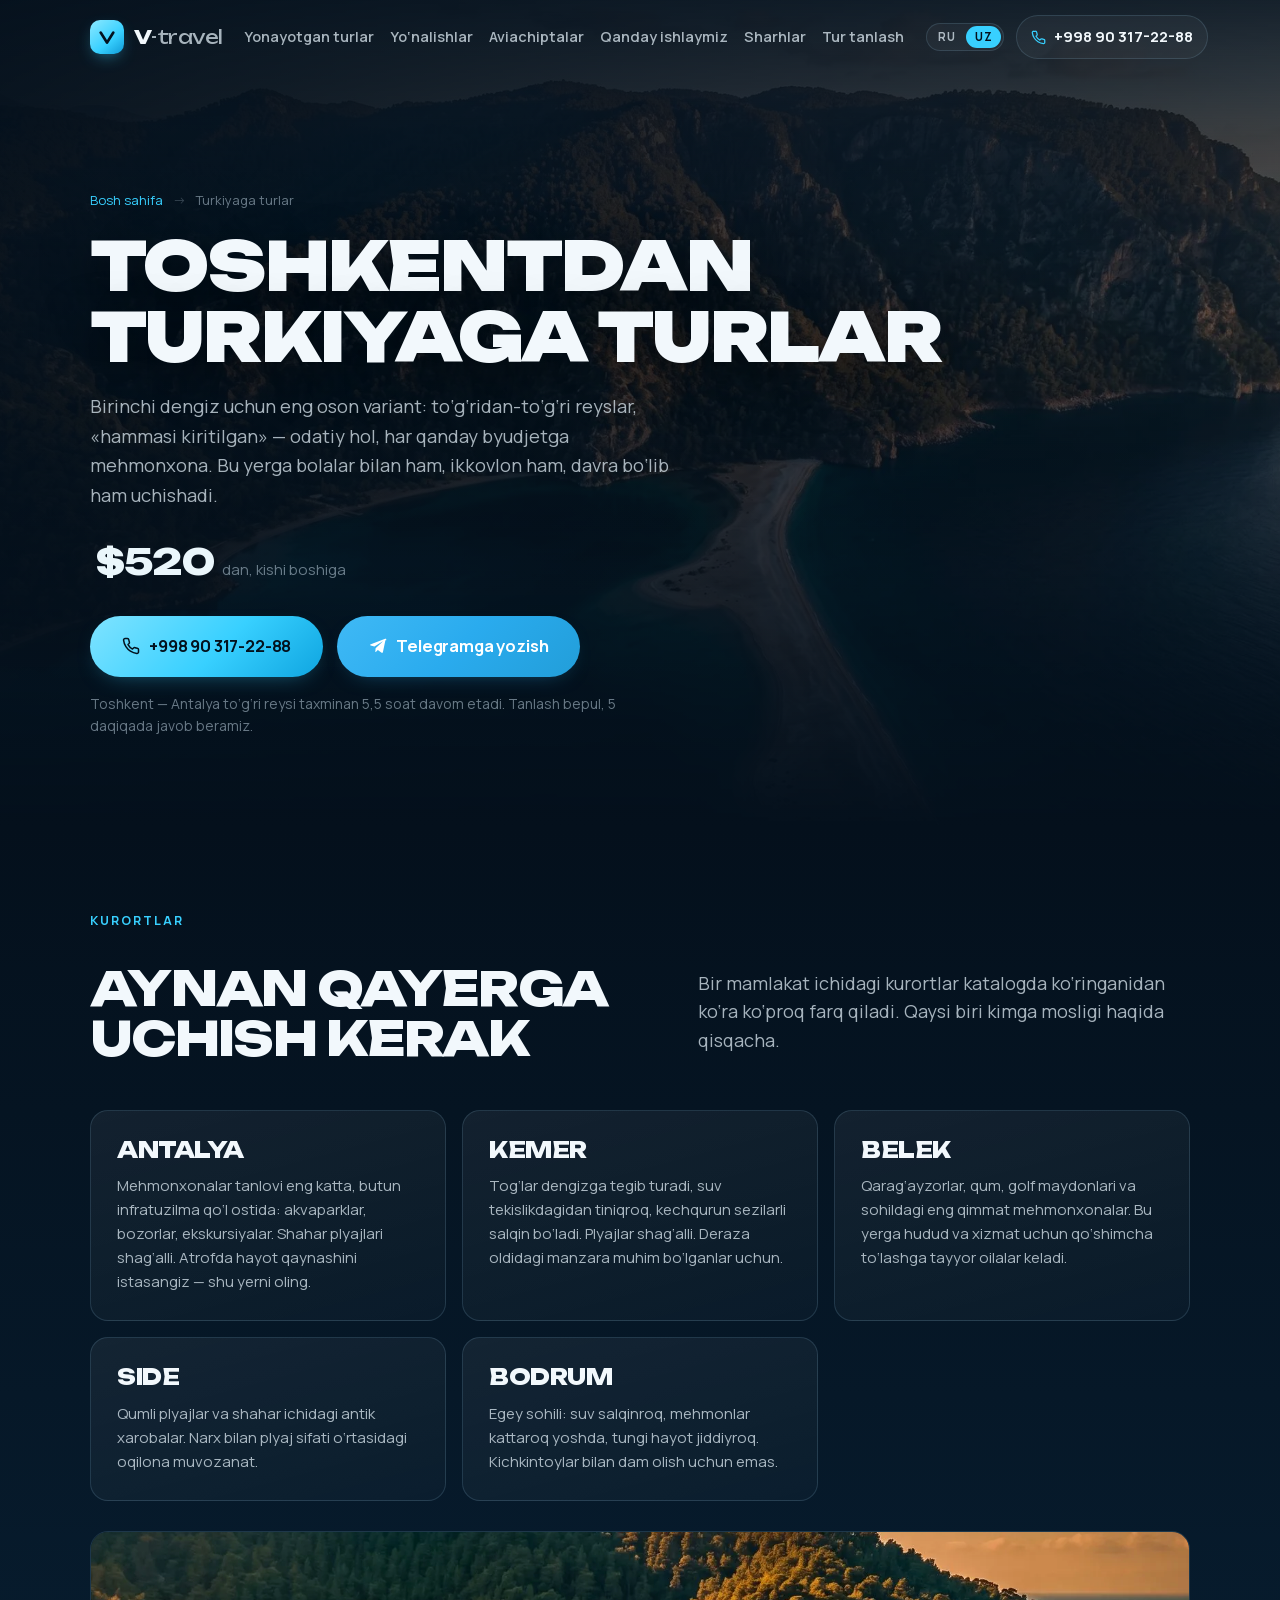
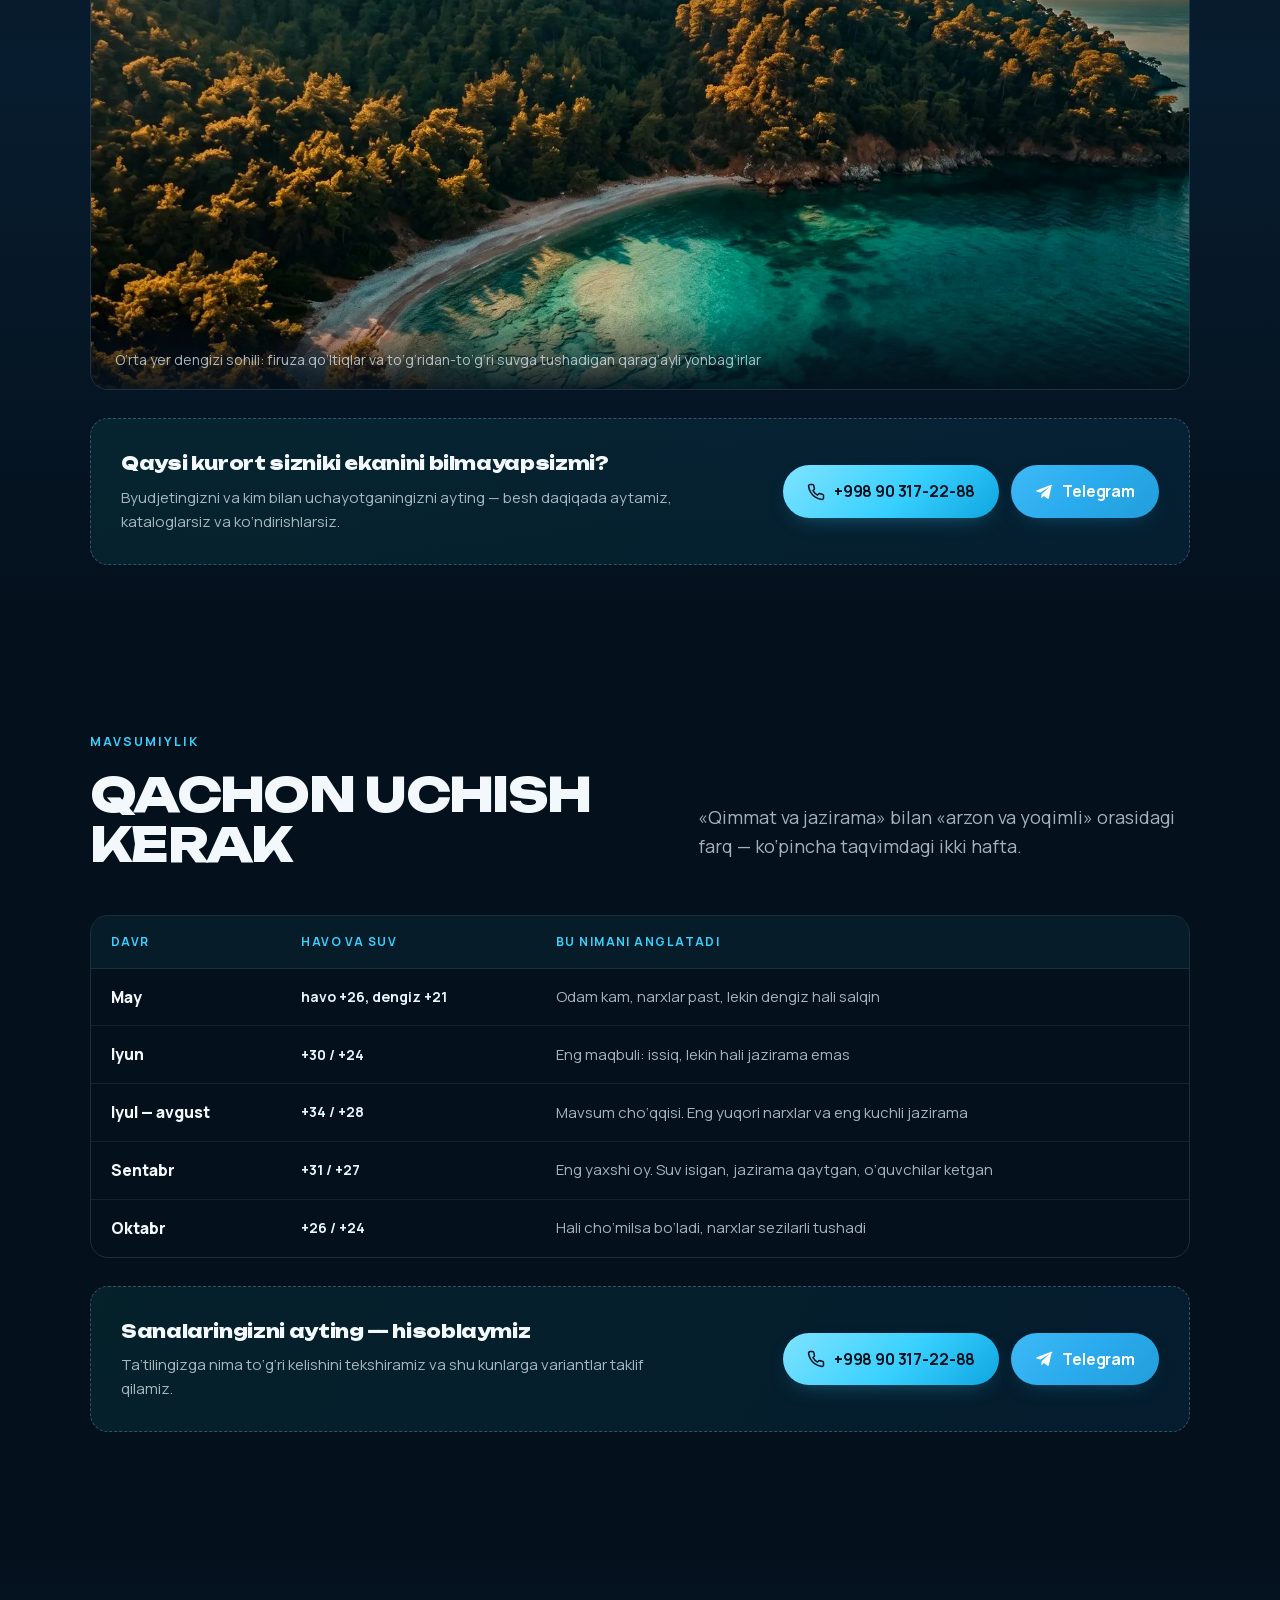
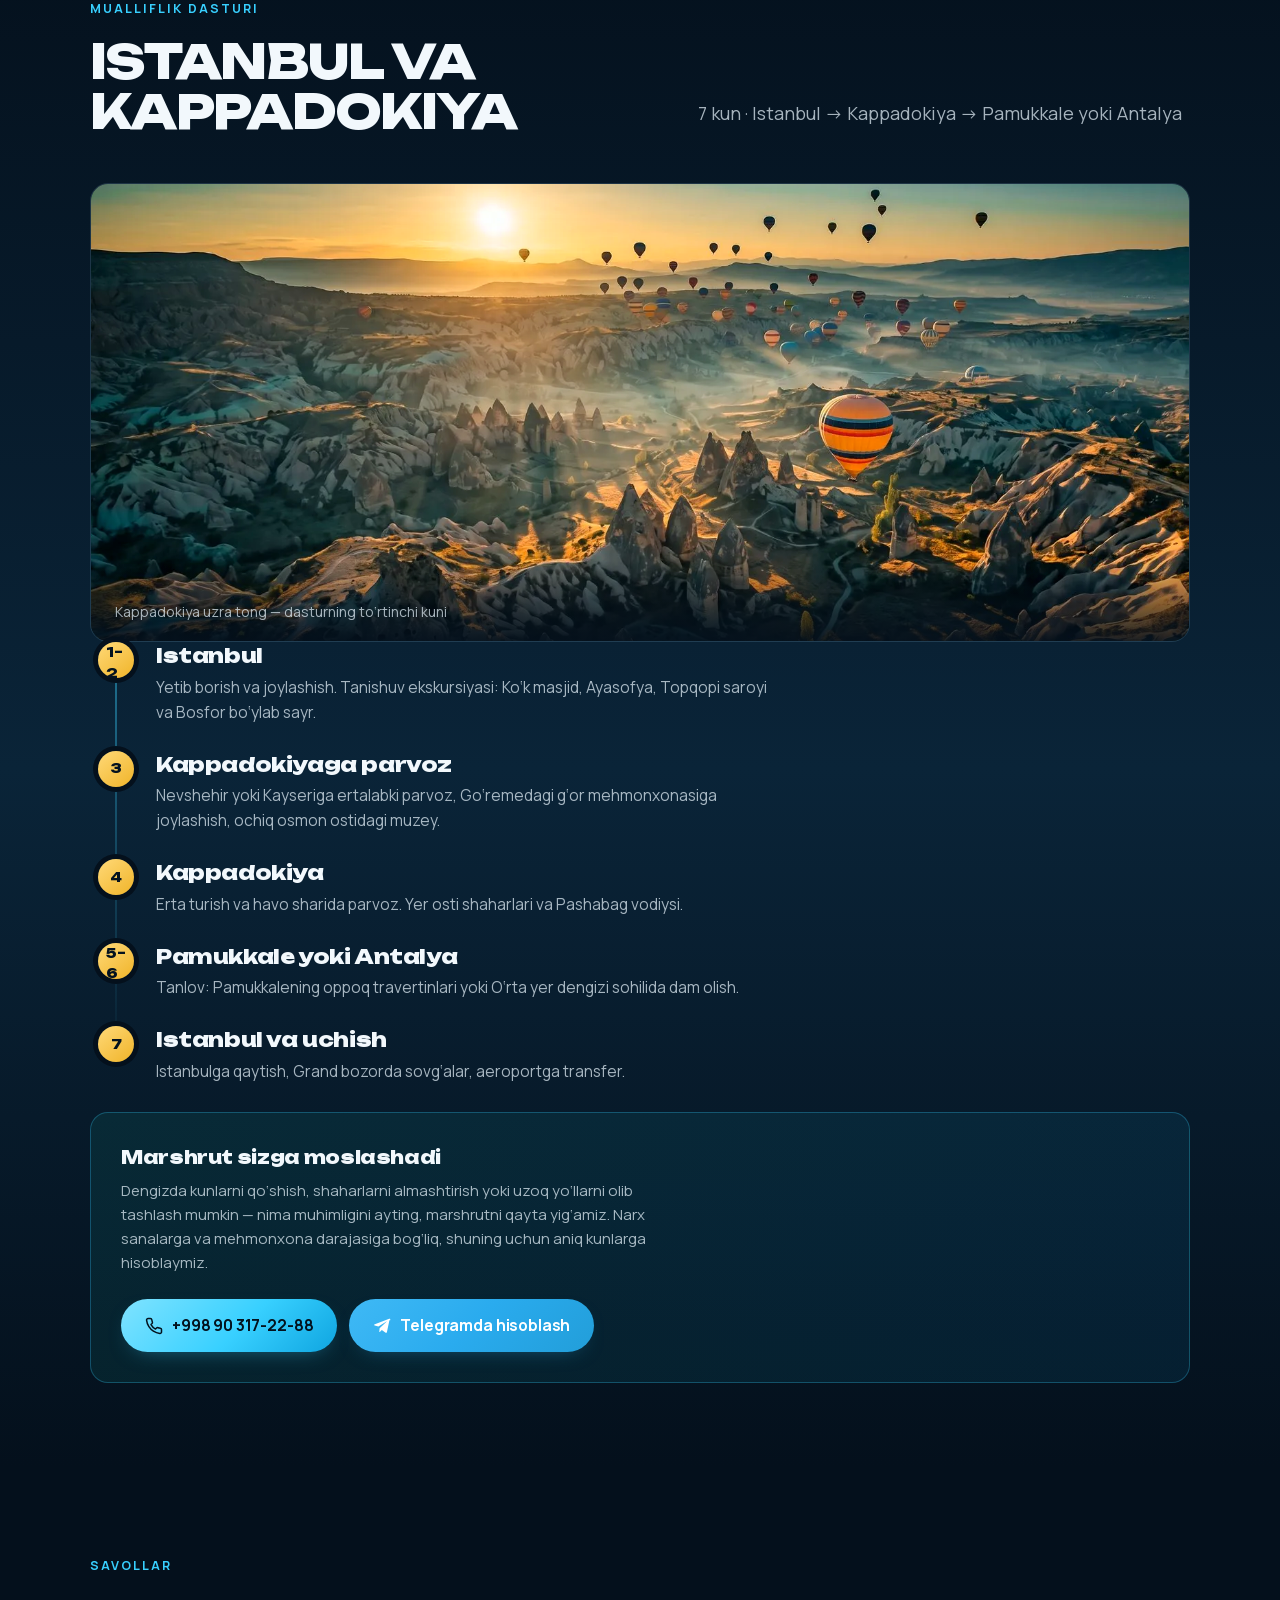
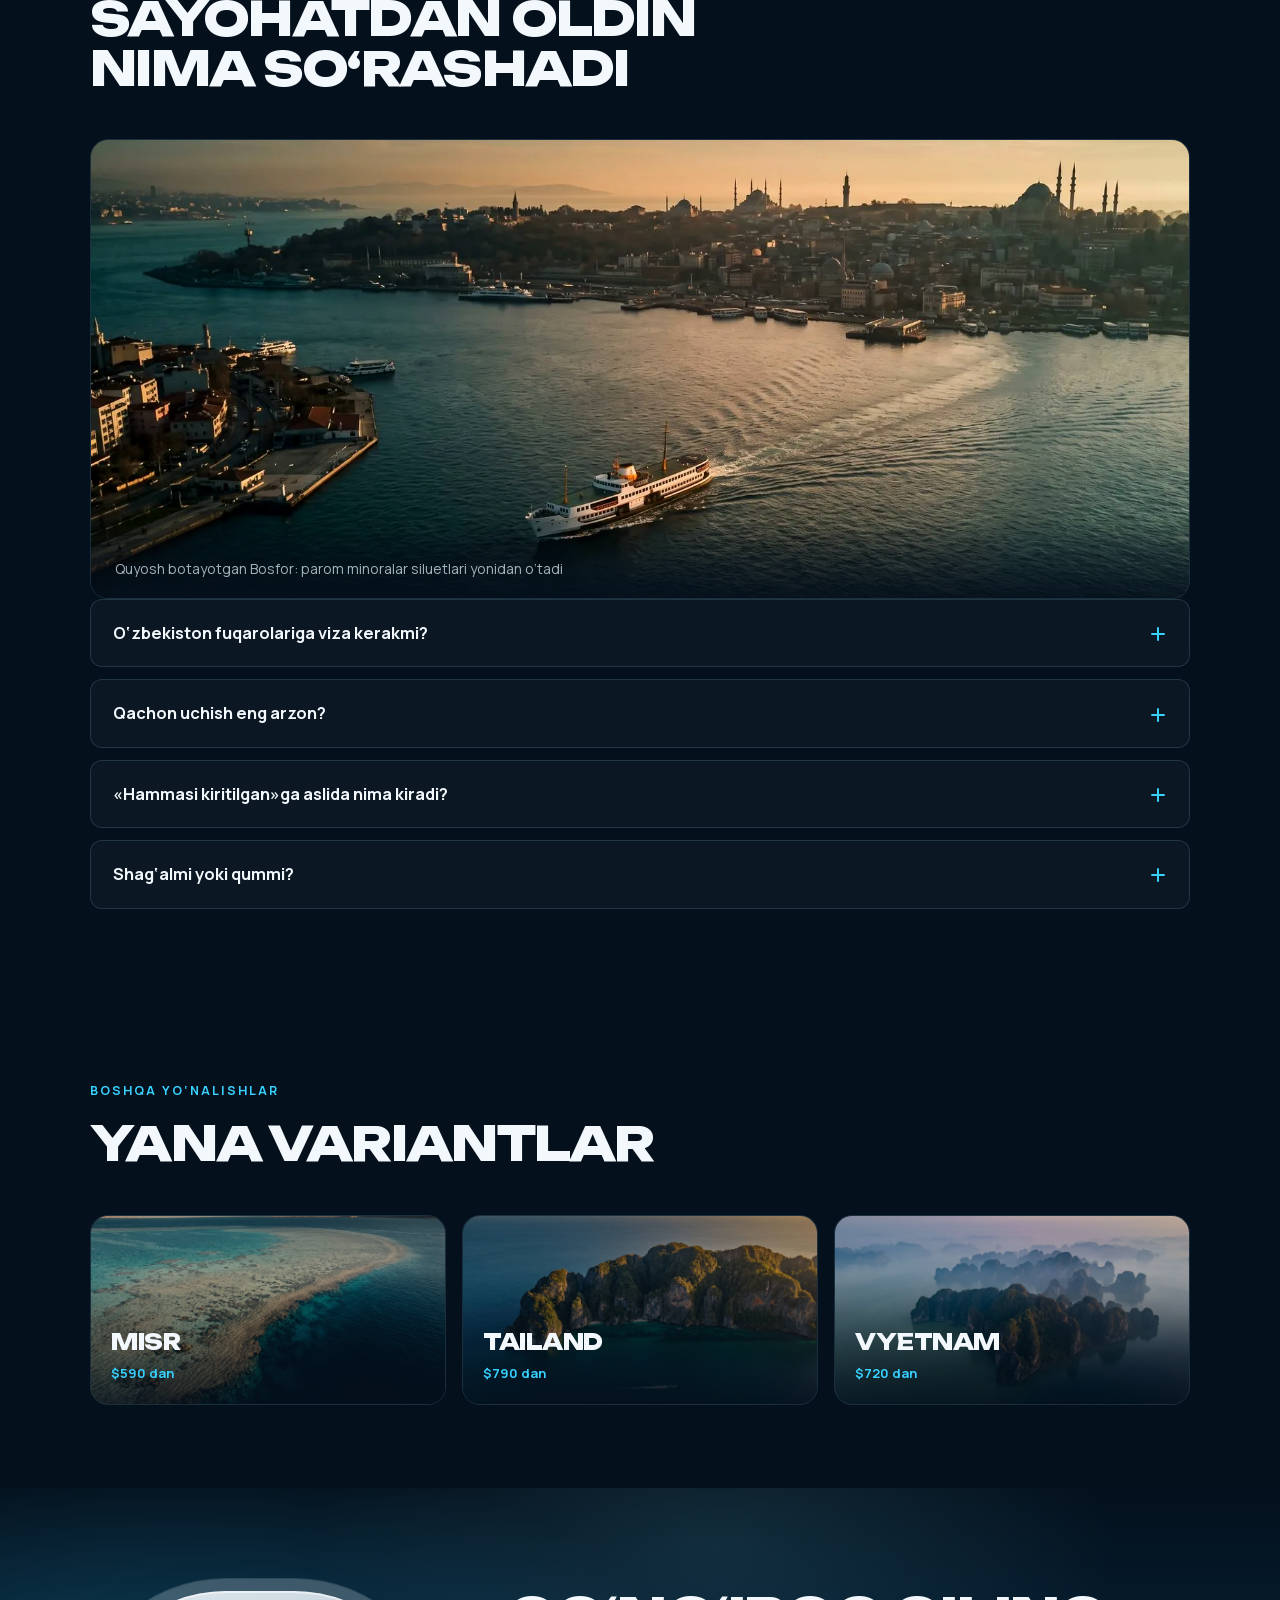
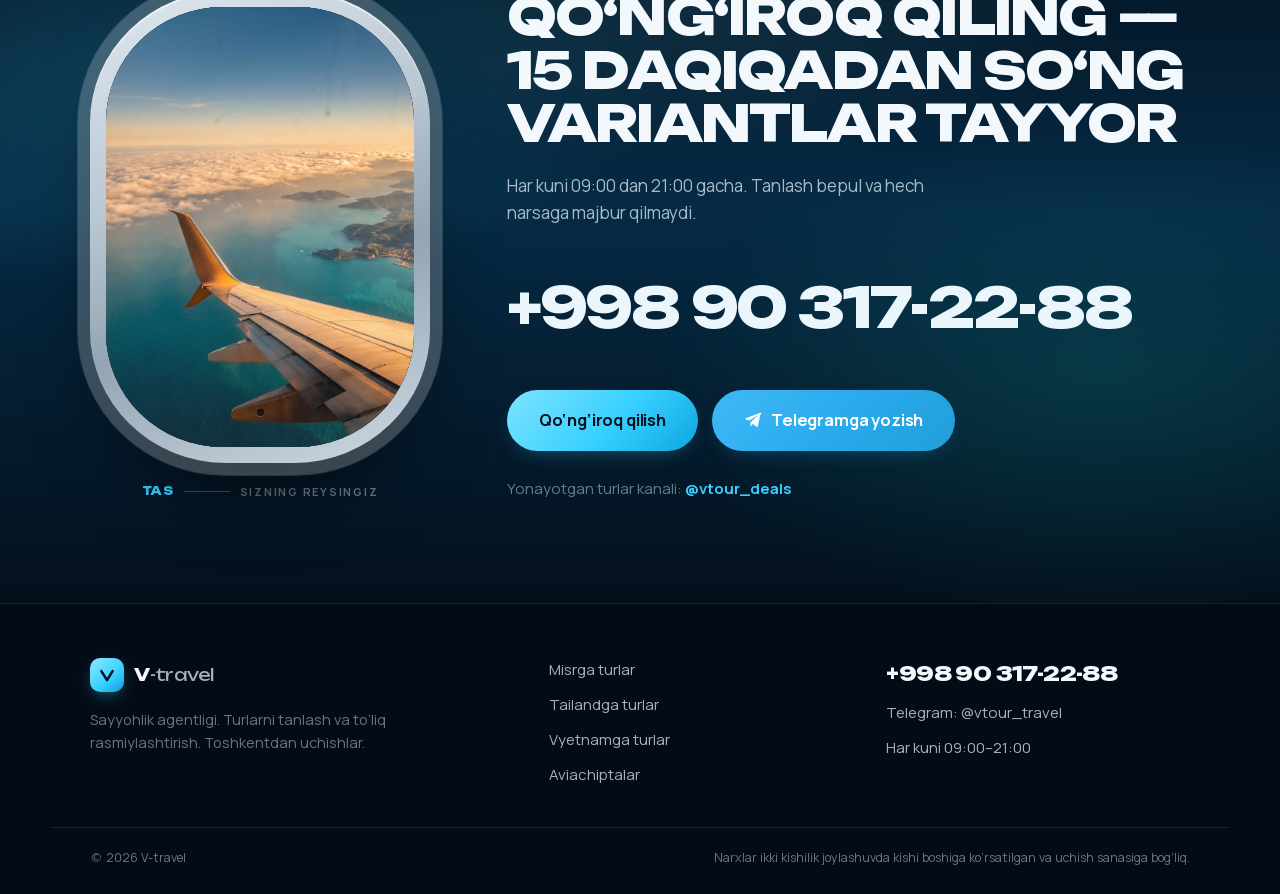
<file: uz/turkiya/index.html>
<!DOCTYPE html>
<html lang="uz">
<head>
<meta charset="UTF-8">
<meta name="viewport" content="width=device-width, initial-scale=1">
<title>Toshkentdan Turkiyaga turlar — narxlar va mualliflik dasturlari</title>
<meta name="description" content="Toshkentdan Turkiyaga turlar $520 dan: qaysi kurort kimga mos, qachon uchish kerak, kunlar bo‘yicha mualliflik dasturi. 15 daqiqada tanlaymiz, qo‘ng‘iroq qiling +998 90 317-22-88.">
<meta name="theme-color" content="#04121f">
<link rel="alternate" hreflang="ru" href="https://v-travel.uz/turciya/">
<link rel="alternate" hreflang="uz" href="https://v-travel.uz/uz/turkiya/">
<link rel="alternate" hreflang="x-default" href="https://v-travel.uz/turciya/">
<link rel="canonical" href="https://v-travel.uz/uz/turkiya/">

<meta property="og:type" content="website">
<meta property="og:site_name" content="V-travel">
<meta property="og:locale" content="uz_UZ">
<meta property="og:url" content="https://v-travel.uz/uz/turkiya/">
<meta property="og:title" content="Toshkentdan Turkiyaga turlar">
<meta property="og:description" content="Toshkentdan Turkiyaga turlar $520 dan: qaysi kurort kimga mos, qachon uchish kerak, kunlar bo‘yicha mualliflik dasturi. 15 daqiqada tanlaymiz, qo‘ng‘iroq qiling +998 90 317-22-88.">
<meta property="og:image" content="https://v-travel.uz/assets/img/og-turciya-v2.jpg">
<meta property="og:image:width" content="1200">
<meta property="og:image:height" content="630">
<meta property="og:image:alt" content="Toshkentdan Turkiyaga turlar — narxlar va mualliflik dasturlari">

<link rel="icon" href="data:image/svg+xml,%3Csvg xmlns='http://www.w3.org/2000/svg' viewBox='0 0 64 64'%3E%3Crect width='64' height='64' rx='14' fill='%23061c2e'/%3E%3Cpath d='M16 20l16 26 16-26' fill='none' stroke='%2338d0ff' stroke-width='7' stroke-linecap='round' stroke-linejoin='round'/%3E%3C/svg%3E">
<link rel="preload" href="/assets/fonts/unbounded-900.woff2" as="font" type="font/woff2" crossorigin>
<link rel="preload" href="/assets/fonts/manrope-400.woff2" as="font" type="font/woff2" crossorigin>
<link rel="preload" href="/assets/img/dest-turkey.webp" as="image" fetchpriority="high">
<link rel="stylesheet" href="/css/fonts.css">
<link rel="stylesheet" href="/css/styles.css">
<link rel="stylesheet" href="/css/pages.css">
<script>document.documentElement.classList.add('js');</script>

<script type="application/ld+json">
{
  "@context": "https://schema.org",
  "@graph": [
    {
      "@type": "BreadcrumbList",
      "itemListElement": [
        {
          "@type": "ListItem",
          "position": 1,
          "name": "Bosh sahifa",
          "item": "https://v-travel.uz/uz/"
        },
        {
          "@type": "ListItem",
          "position": 2,
          "name": "Turkiyaga turlar",
          "item": "https://v-travel.uz/uz/turkiya/"
        }
      ]
    },
    {
      "@type": "FAQPage",
      "mainEntity": [
        {
          "@type": "Question",
          "name": "O‘zbekiston fuqarolariga viza kerakmi?",
          "acceptedAnswer": {
            "@type": "Answer",
            "text": "Kirish qoidalari o‘zgarib turadi, shuning uchun biz ularni har safar aniq uchish sanasiga, bron qilishdan oldin tekshiramiz. Yozing yoki qo‘ng‘iroq qiling — amaldagi shartlarni aniqlaymiz va hujjatlar kerak bo‘lsa, yig‘ishga yordam beramiz."
          }
        },
        {
          "@type": "Question",
          "name": "Qachon uchish eng arzon?",
          "acceptedAnswer": {
            "@type": "Answer",
            "text": "May va oktabrda. O‘sha mehmonxonalarning narxi eng yuqori davrdagidan past, dengizda esa cho‘milsa bo‘ladi. Sanalar ta’tilga bog‘liq bo‘lmasa, farq sezilarli bo‘ladi."
          }
        },
        {
          "@type": "Question",
          "name": "«Hammasi kiritilgan»ga aslida nima kiradi?",
          "acceptedAnswer": {
            "@type": "Answer",
            "text": "Har bir mehmonxonada bu boshqacha: birida mahalliy ichimliklar va uch mahal ovqat, boshqasida yana gazaklar, muzqaymoq, a la carte restoranlar. Biz tarkibni bron qilishdan oldin ochib beramiz — joyiga borib, yarmi alohida pul ekanini bilib qolmang."
          }
        },
        {
          "@type": "Question",
          "name": "Shag‘almi yoki qummi?",
          "acceptedAnswer": {
            "@type": "Answer",
            "text": "Kemerda va Antalyaning ko‘p qismida — shag‘al, Side va Belekda — qum. Kichkina bola bilan borsangiz, bu muhim: ayting, qumli kirishga ega mehmonxona tanlab beramiz."
          }
        }
      ]
    }
  ]
}
</script>
</head>
<body>

<a class="skip-link" href="#main">Asosiy mazmunga o‘tish</a>

<header class="header" id="header">
  <div class="shell header__inner">
    <a href="/uz/" class="logo" aria-label="V-travel, bosh sahifaga">
      <span class="logo__mark" aria-hidden="true">
        <svg viewBox="0 0 32 32" width="20" height="20"><path d="M6 9l10 16L26 9" fill="none" stroke="currentColor" stroke-width="4.5" stroke-linecap="round" stroke-linejoin="round"/></svg>
      </span>
      <span class="logo__text">V<span>-travel</span></span>
    </a>

    <nav class="nav" id="nav" aria-label="Asosiy navigatsiya">
      <a href="/uz/#hot" class="nav__link">Yonayotgan turlar</a>
      <a href="/uz/#dest" class="nav__link">Yo‘nalishlar</a>
      <a href="/uz/#tickets" class="nav__link">Aviachiptalar</a>
      <a href="/uz/#how" class="nav__link">Qanday ishlaymiz</a>
      <a href="/uz/#reviews" class="nav__link">Sharhlar</a>
      <a href="/uz/#pick" class="nav__link">Tur tanlash</a>
      <div class="nav__mobile-actions">
        <a href="tel:+998903172288" class="btn btn--ghost btn--block">+998 90 317-22-88</a>
        <a href="https://t.me/vtour_travel" target="_blank" rel="noopener" class="btn btn--tg btn--block">Telegramga yozish</a>
      </div>
    </nav>

    <div class="header__actions">
      <div class="langswitch" role="group" aria-label="Til">
        <a class="langswitch__item" href="https://v-travel.uz/turciya/" hreflang="ru" lang="ru">RU</a>
        <span class="langswitch__item is-active" aria-current="true">UZ</span>
      </div>
      <a href="tel:+998903172288" class="header__phone" data-goal="call">
        <svg viewBox="0 0 24 24" width="15" height="15" fill="none" stroke="currentColor" stroke-width="2" stroke-linecap="round" stroke-linejoin="round" aria-hidden="true"><path d="M22 16.9v3a2 2 0 01-2.2 2 19.8 19.8 0 01-8.6-3.1 19.5 19.5 0 01-6-6 19.8 19.8 0 01-3.1-8.7A2 2 0 014.1 2h3a2 2 0 012 1.7c.1 1 .3 2 .7 2.9a2 2 0 01-.4 2.1L8 10.1a16 16 0 006 6l1.4-1.4a2 2 0 012.1-.4c.9.4 1.9.6 2.9.7a2 2 0 011.7 2"/></svg>
        <span>+998 90 317-22-88</span>
      </a>
      <button class="burger" id="burger" aria-label="Menyu" aria-expanded="false" aria-controls="nav">
        <span></span><span></span><span></span>
      </button>
    </div>
  </div>
</header>

<main id="main">

  <section class="phero">
    <div class="phero__media" aria-hidden="true">
      <img src="/assets/img/dest-turkey.webp" alt="" width="1500" height="952" fetchpriority="high">
      <div class="phero__scrim"></div>
    </div>
    <div class="shell phero__inner">
      <nav class="crumbs" aria-label="Sahifalar zanjiri">
        <a href="/uz/">Bosh sahifa</a><span aria-hidden="true">→</span><span>Turkiyaga turlar</span>
      </nav>
      <h1>Toshkentdan<br>Turkiyaga turlar</h1>
      <p class="phero__lead">Birinchi dengiz uchun eng oson variant: to‘g‘ridan-to‘g‘ri reyslar, «hammasi kiritilgan» — odatiy hol, har qanday byudjetga mehmonxona. Bu yerga bolalar bilan ham, ikkovlon ham, davra bo‘lib ham uchishadi.</p>
      <p class="phero__price"><strong>$520</strong> dan, kishi boshiga</p>
      <div class="phero__cta">
        <a href="tel:+998903172288" class="btn btn--primary btn--lg" data-goal="call"><svg viewBox="0 0 24 24" width="18" height="18" fill="none" stroke="currentColor" stroke-width="2" stroke-linecap="round" stroke-linejoin="round" aria-hidden="true"><path d="M22 16.9v3a2 2 0 01-2.2 2 19.8 19.8 0 01-8.6-3.1 19.5 19.5 0 01-6-6 19.8 19.8 0 01-3.1-8.7A2 2 0 014.1 2h3a2 2 0 012 1.7c.1 1 .3 2 .7 2.9a2 2 0 01-.4 2.1L8 10.1a16 16 0 006 6l1.4-1.4a2 2 0 012.1-.4c.9.4 1.9.6 2.9.7a2 2 0 011.7 2"/></svg>+998 90 317-22-88</a>
        <a href="https://t.me/vtour_travel?text=Assalomu%20alaykum%21%20Toshkentdan%20Turkiyaga%20turlar%20qiziqtiryapti." target="_blank" rel="noopener" class="btn btn--tg btn--lg" data-goal="telegram"><svg viewBox="0 0 24 24" width="18" height="18" fill="currentColor" aria-hidden="true"><path d="M21.9 4.3L18.6 20c-.2 1.1-.9 1.4-1.8.9l-5-3.7-2.4 2.3c-.3.3-.5.5-1 .5l.4-5.1L18 6.4c.4-.4-.1-.6-.6-.2L7.2 12.7l-4.9-1.5c-1.1-.3-1.1-1 .2-1.5l19.1-7.4c.9-.3 1.7.2 1.4 2z"/></svg>Telegramga yozish</a>
      </div>
      <p class="phero__note">Toshkent — Antalya to‘g‘ri reysi taxminan 5,5 soat davom etadi. Tanlash bepul, 5 daqiqada javob beramiz.</p>
    </div>
  </section>

  <section class="section section--resorts">
    <div class="shell">
      <header class="sec-head reveal">
        <p class="sec-kicker">Kurortlar</p>
        <h2 class="sec-title">Aynan qayerga<br>uchish kerak</h2>
        <p class="sec-lead">Bir mamlakat ichidagi kurortlar katalogda ko‘ringanidan ko‘ra ko‘proq farq qiladi. Qaysi biri kimga mosligi haqida qisqacha.</p>
      </header>
      <div class="resorts">
        <article class="resort reveal">
          <h3>Antalya</h3>
          <p>Mehmonxonalar tanlovi eng katta, butun infratuzilma qo‘l ostida: akvaparklar, bozorlar, ekskursiyalar. Shahar plyajlari shag‘alli. Atrofda hayot qaynashini istasangiz — shu yerni oling.</p>
        </article>
        <article class="resort reveal">
          <h3>Kemer</h3>
          <p>Tog‘lar dengizga tegib turadi, suv tekislikdagidan tiniqroq, kechqurun sezilarli salqin bo‘ladi. Plyajlar shag‘alli. Deraza oldidagi manzara muhim bo‘lganlar uchun.</p>
        </article>
        <article class="resort reveal">
          <h3>Belek</h3>
          <p>Qarag‘ayzorlar, qum, golf maydonlari va sohildagi eng qimmat mehmonxonalar. Bu yerga hudud va xizmat uchun qo‘shimcha to‘lashga tayyor oilalar keladi.</p>
        </article>
        <article class="resort reveal">
          <h3>Side</h3>
          <p>Qumli plyajlar va shahar ichidagi antik xarobalar. Narx bilan plyaj sifati o‘rtasidagi oqilona muvozanat.</p>
        </article>
        <article class="resort reveal">
          <h3>Bodrum</h3>
          <p>Egey sohili: suv salqinroq, mehmonlar kattaroq yoshda, tungi hayot jiddiyroq. Kichkintoylar bilan dam olish uchun emas.</p>
        </article>
      </div>
      <figure class="photoband reveal">
        <img src="/assets/img/turciya-buhta.webp" alt="O‘rta yer dengizi sohili: firuza qo‘ltiqlar va to‘g‘ridan-to‘g‘ri suvga tushadigan qarag‘ayli yonbag‘irlar" width="1600" height="900" loading="lazy">
        <figcaption>O‘rta yer dengizi sohili: firuza qo‘ltiqlar va to‘g‘ridan-to‘g‘ri suvga tushadigan qarag‘ayli yonbag‘irlar</figcaption>
      </figure>
      <div class="inline-cta reveal">
        <div>
          <p class="inline-cta__title">Qaysi kurort sizniki ekanini bilmayapsizmi?</p>
          <p class="inline-cta__text">Byudjetingizni va kim bilan uchayotganingizni ayting — besh daqiqada aytamiz, kataloglarsiz va ko‘ndirishlarsiz.</p>
        </div>
        <div class="inline-cta__actions">
          <a href="tel:+998903172288" class="btn btn--primary" data-goal="call"><svg viewBox="0 0 24 24" width="18" height="18" fill="none" stroke="currentColor" stroke-width="2" stroke-linecap="round" stroke-linejoin="round" aria-hidden="true"><path d="M22 16.9v3a2 2 0 01-2.2 2 19.8 19.8 0 01-8.6-3.1 19.5 19.5 0 01-6-6 19.8 19.8 0 01-3.1-8.7A2 2 0 014.1 2h3a2 2 0 012 1.7c.1 1 .3 2 .7 2.9a2 2 0 01-.4 2.1L8 10.1a16 16 0 006 6l1.4-1.4a2 2 0 012.1-.4c.9.4 1.9.6 2.9.7a2 2 0 011.7 2"/></svg>+998 90 317-22-88</a>
          <a href="https://t.me/vtour_travel?text=Assalomu%20alaykum%21%20Turkiyada%20kurort%20tanlashga%20yordam%20bering.%20Kim%20bilan%20uchaman%3A%20" target="_blank" rel="noopener" class="btn btn--tg" data-goal="telegram"><svg viewBox="0 0 24 24" width="18" height="18" fill="currentColor" aria-hidden="true"><path d="M21.9 4.3L18.6 20c-.2 1.1-.9 1.4-1.8.9l-5-3.7-2.4 2.3c-.3.3-.5.5-1 .5l.4-5.1L18 6.4c.4-.4-.1-.6-.6-.2L7.2 12.7l-4.9-1.5c-1.1-.3-1.1-1 .2-1.5l19.1-7.4c.9-.3 1.7.2 1.4 2z"/></svg>Telegram</a>
        </div>
      </div>
    </div>
  </section>

  <section class="section section--seasons">
    <div class="shell">
      <header class="sec-head reveal">
        <p class="sec-kicker">Mavsumiylik</p>
        <h2 class="sec-title">Qachon uchish kerak</h2>
        <p class="sec-lead">«Qimmat va jazirama» bilan «arzon va yoqimli» orasidagi farq — ko‘pincha taqvimdagi ikki hafta.</p>
      </header>
      <div class="season reveal">
        <table>
          <thead>
            <tr><th scope="col">Davr</th><th scope="col">Havo va suv</th><th scope="col">Bu nimani anglatadi</th></tr>
          </thead>
          <tbody>
          <tr>
            <th scope="row">May</th>
            <td class="season__temp">havo +26, dengiz +21</td>
            <td>Odam kam, narxlar past, lekin dengiz hali salqin</td>
          </tr>
          <tr>
            <th scope="row">Iyun</th>
            <td class="season__temp">+30 / +24</td>
            <td>Eng maqbuli: issiq, lekin hali jazirama emas</td>
          </tr>
          <tr>
            <th scope="row">Iyul — avgust</th>
            <td class="season__temp">+34 / +28</td>
            <td>Mavsum cho‘qqisi. Eng yuqori narxlar va eng kuchli jazirama</td>
          </tr>
          <tr>
            <th scope="row">Sentabr</th>
            <td class="season__temp">+31 / +27</td>
            <td>Eng yaxshi oy. Suv isigan, jazirama qaytgan, o‘quvchilar ketgan</td>
          </tr>
          <tr>
            <th scope="row">Oktabr</th>
            <td class="season__temp">+26 / +24</td>
            <td>Hali cho‘milsa bo‘ladi, narxlar sezilarli tushadi</td>
          </tr>
          </tbody>
        </table>
      </div>
      <div class="inline-cta reveal">
        <div>
          <p class="inline-cta__title">Sanalaringizni ayting — hisoblaymiz</p>
          <p class="inline-cta__text">Ta’tilingizga nima to‘g‘ri kelishini tekshiramiz va shu kunlarga variantlar taklif qilamiz.</p>
        </div>
        <div class="inline-cta__actions">
          <a href="tel:+998903172288" class="btn btn--primary" data-goal="call"><svg viewBox="0 0 24 24" width="18" height="18" fill="none" stroke="currentColor" stroke-width="2" stroke-linecap="round" stroke-linejoin="round" aria-hidden="true"><path d="M22 16.9v3a2 2 0 01-2.2 2 19.8 19.8 0 01-8.6-3.1 19.5 19.5 0 01-6-6 19.8 19.8 0 01-3.1-8.7A2 2 0 014.1 2h3a2 2 0 012 1.7c.1 1 .3 2 .7 2.9a2 2 0 01-.4 2.1L8 10.1a16 16 0 006 6l1.4-1.4a2 2 0 012.1-.4c.9.4 1.9.6 2.9.7a2 2 0 011.7 2"/></svg>+998 90 317-22-88</a>
          <a href="https://t.me/vtour_travel?text=Assalomu%20alaykum%21%20Turkiyaga%20bormoqchiman.%20Sanalarim%3A%20" target="_blank" rel="noopener" class="btn btn--tg" data-goal="telegram"><svg viewBox="0 0 24 24" width="18" height="18" fill="currentColor" aria-hidden="true"><path d="M21.9 4.3L18.6 20c-.2 1.1-.9 1.4-1.8.9l-5-3.7-2.4 2.3c-.3.3-.5.5-1 .5l.4-5.1L18 6.4c.4-.4-.1-.6-.6-.2L7.2 12.7l-4.9-1.5c-1.1-.3-1.1-1 .2-1.5l19.1-7.4c.9-.3 1.7.2 1.4 2z"/></svg>Telegram</a>
        </div>
      </div>
    </div>
  </section>

  <section class="section section--tours" id="program">
    <div class="shell">
      <header class="sec-head reveal">
        <p class="sec-kicker">Mualliflik dasturi</p>
        <h2 class="sec-title">Istanbul va Kappadokiya</h2>
        <p class="sec-lead">7 kun · Istanbul → Kappadokiya → Pamukkale yoki Antalya</p>
      </header>
      <figure class="photoband reveal">
        <img src="/assets/img/turciya-kappadokiya.webp" alt="Kappadokiya uzra tong — dasturning to‘rtinchi kuni" width="1600" height="900" loading="lazy">
        <figcaption>Kappadokiya uzra tong — dasturning to‘rtinchi kuni</figcaption>
      </figure>
      <ol class="program">
        <li class="pday reveal">
          <div class="pday__mark"><span>1–2</span></div>
          <div class="pday__body">
            <h3>Istanbul</h3>
            <p>Yetib borish va joylashish. Tanishuv ekskursiyasi: Ko‘k masjid, Ayasofya, Topqopi saroyi va Bosfor bo‘ylab sayr.</p>
          </div>
        </li>
        <li class="pday reveal">
          <div class="pday__mark"><span>3</span></div>
          <div class="pday__body">
            <h3>Kappadokiyaga parvoz</h3>
            <p>Nevshehir yoki Kayseriga ertalabki parvoz, Go‘remedagi g‘or mehmonxonasiga joylashish, ochiq osmon ostidagi muzey.</p>
          </div>
        </li>
        <li class="pday reveal">
          <div class="pday__mark"><span>4</span></div>
          <div class="pday__body">
            <h3>Kappadokiya</h3>
            <p>Erta turish va havo sharida parvoz. Yer osti shaharlari va Pashabag vodiysi.</p>
          </div>
        </li>
        <li class="pday reveal">
          <div class="pday__mark"><span>5–6</span></div>
          <div class="pday__body">
            <h3>Pamukkale yoki Antalya</h3>
            <p>Tanlov: Pamukkalening oppoq travertinlari yoki O‘rta yer dengizi sohilida dam olish.</p>
          </div>
        </li>
        <li class="pday reveal">
          <div class="pday__mark"><span>7</span></div>
          <div class="pday__body">
            <h3>Istanbul va uchish</h3>
            <p>Istanbulga qaytish, Grand bozorda sovg‘alar, aeroportga transfer.</p>
          </div>
        </li>
      </ol>
      <div class="inline-cta inline-cta--wide reveal">
        <div>
          <p class="inline-cta__title">Marshrut sizga moslashadi</p>
          <p class="inline-cta__text">Dengizda kunlarni qo‘shish, shaharlarni almashtirish yoki uzoq yo‘llarni olib tashlash mumkin — nima muhimligini ayting, marshrutni qayta yig‘amiz. Narx sanalarga va mehmonxona darajasiga bog‘liq, shuning uchun aniq kunlarga hisoblaymiz.</p>
        </div>
        <div class="inline-cta__actions">
          <a href="tel:+998903172288" class="btn btn--primary" data-goal="call"><svg viewBox="0 0 24 24" width="18" height="18" fill="none" stroke="currentColor" stroke-width="2" stroke-linecap="round" stroke-linejoin="round" aria-hidden="true"><path d="M22 16.9v3a2 2 0 01-2.2 2 19.8 19.8 0 01-8.6-3.1 19.5 19.5 0 01-6-6 19.8 19.8 0 01-3.1-8.7A2 2 0 014.1 2h3a2 2 0 012 1.7c.1 1 .3 2 .7 2.9a2 2 0 01-.4 2.1L8 10.1a16 16 0 006 6l1.4-1.4a2 2 0 012.1-.4c.9.4 1.9.6 2.9.7a2 2 0 011.7 2"/></svg>+998 90 317-22-88</a>
          <a href="https://t.me/vtour_travel?text=Assalomu%20alaykum%21%20%C2%ABIstanbul%20va%20Kappadokiya%C2%BB%20%287%20kun%20%C2%B7%20Istanbul%20%E2%86%92%20Kappadokiya%20%E2%86%92%20Pamukkale%20yoki%20Antalya%29%20mualliflik%20dasturi%20qiziqtiryapti.%20Iltimos%2C%20mening%20sanalarimga%20hisoblang." target="_blank" rel="noopener" class="btn btn--tg" data-goal="telegram"><svg viewBox="0 0 24 24" width="18" height="18" fill="currentColor" aria-hidden="true"><path d="M21.9 4.3L18.6 20c-.2 1.1-.9 1.4-1.8.9l-5-3.7-2.4 2.3c-.3.3-.5.5-1 .5l.4-5.1L18 6.4c.4-.4-.1-.6-.6-.2L7.2 12.7l-4.9-1.5c-1.1-.3-1.1-1 .2-1.5l19.1-7.4c.9-.3 1.7.2 1.4 2z"/></svg>Telegramda hisoblash</a>
        </div>
      </div>
    </div>
  </section>

  <section class="section section--faq">
    <div class="shell">
      <header class="sec-head reveal">
        <p class="sec-kicker">Savollar</p>
        <h2 class="sec-title">Sayohatdan oldin<br>nima so‘rashadi</h2>
      </header>
      <figure class="photoband reveal">
        <img src="/assets/img/turciya-stambul.webp" alt="Quyosh botayotgan Bosfor: parom minoralar siluetlari yonidan o‘tadi" width="1600" height="900" loading="lazy">
        <figcaption>Quyosh botayotgan Bosfor: parom minoralar siluetlari yonidan o‘tadi</figcaption>
      </figure>
      <div class="faq">
        <details class="faq__item reveal" name="faq">
          <summary>O‘zbekiston fuqarolariga viza kerakmi?</summary>
          <p>Kirish qoidalari o‘zgarib turadi, shuning uchun biz ularni har safar aniq uchish sanasiga, bron qilishdan oldin tekshiramiz. Yozing yoki qo‘ng‘iroq qiling — amaldagi shartlarni aniqlaymiz va hujjatlar kerak bo‘lsa, yig‘ishga yordam beramiz.</p>
        </details>
        <details class="faq__item reveal" name="faq">
          <summary>Qachon uchish eng arzon?</summary>
          <p>May va oktabrda. O‘sha mehmonxonalarning narxi eng yuqori davrdagidan past, dengizda esa cho‘milsa bo‘ladi. Sanalar ta’tilga bog‘liq bo‘lmasa, farq sezilarli bo‘ladi.</p>
        </details>
        <details class="faq__item reveal" name="faq">
          <summary>«Hammasi kiritilgan»ga aslida nima kiradi?</summary>
          <p>Har bir mehmonxonada bu boshqacha: birida mahalliy ichimliklar va uch mahal ovqat, boshqasida yana gazaklar, muzqaymoq, a la carte restoranlar. Biz tarkibni bron qilishdan oldin ochib beramiz — joyiga borib, yarmi alohida pul ekanini bilib qolmang.</p>
        </details>
        <details class="faq__item reveal" name="faq">
          <summary>Shag‘almi yoki qummi?</summary>
          <p>Kemerda va Antalyaning ko‘p qismida — shag‘al, Side va Belekda — qum. Kichkina bola bilan borsangiz, bu muhim: ayting, qumli kirishga ega mehmonxona tanlab beramiz.</p>
        </details>
      </div>
    </div>
  </section>

  <section class="section section--other">
    <div class="shell">
      <header class="sec-head reveal">
        <p class="sec-kicker">Boshqa yo‘nalishlar</p>
        <h2 class="sec-title">Yana variantlar</h2>
      </header>
      <div class="otherdests">
        <a class="otherdest" href="/uz/misr/">
          <img src="/assets/img/dest-egypt.webp" alt="Toshkentdan Misrga turlar" width="1500" height="952" loading="lazy">
          <span>Misr<em>$590 dan</em></span>
        </a>
        <a class="otherdest" href="/uz/tailand/">
          <img src="/assets/img/dest-thailand.webp" alt="Toshkentdan Tailandga turlar" width="1500" height="952" loading="lazy">
          <span>Tailand<em>$790 dan</em></span>
        </a>
        <a class="otherdest" href="/uz/vetnam/">
          <img src="/assets/img/dest-vietnam.webp" alt="Toshkentdan Vyetnamga turlar" width="1500" height="952" loading="lazy">
          <span>Vyetnam<em>$720 dan</em></span>
        </a>
      </div>
    </div>
  </section>

  <section class="cta" id="contacts">
    <div class="cta__media" aria-hidden="true"><div class="cta__caustics"></div></div>
    <div class="shell cta__inner">
      <figure class="porthole reveal" aria-hidden="true">
        <span class="porthole__frame">
          <span class="porthole__glass">
            <img src="/assets/img/porthole-view.webp" alt="" width="820" height="1138" loading="lazy">
            <span class="porthole__glare"></span>
          </span>
        </span>
        <figcaption class="porthole__hud">
          <span>TAS</span>
          <span class="porthole__hud-line"></span>
          <span>sizning reysingiz</span>
        </figcaption>
      </figure>

      <div class="cta__text">
      <h2 class="cta__title reveal">Qo‘ng‘iroq qiling — 15 daqiqadan so‘ng variantlar tayyor</h2>
      <p class="cta__lead reveal">Har kuni 09:00 dan 21:00 gacha. Tanlash bepul va hech narsaga majbur qilmaydi.</p>
      <a href="tel:+998903172288" class="cta__phone reveal" data-goal="call">+998 90 317-22-88</a>
      <div class="cta__buttons reveal">
        <a href="tel:+998903172288" class="btn btn--primary btn--lg" data-goal="call">Qo‘ng‘iroq qilish</a>
        <a href="https://t.me/vtour_travel?text=Assalomu%20alaykum%21%20Turkiyaga%20turlar%20qiziqtiryapti." target="_blank" rel="noopener" class="btn btn--tg btn--lg" data-goal="telegram"><svg viewBox="0 0 24 24" width="18" height="18" fill="currentColor" aria-hidden="true"><path d="M21.9 4.3L18.6 20c-.2 1.1-.9 1.4-1.8.9l-5-3.7-2.4 2.3c-.3.3-.5.5-1 .5l.4-5.1L18 6.4c.4-.4-.1-.6-.6-.2L7.2 12.7l-4.9-1.5c-1.1-.3-1.1-1 .2-1.5l19.1-7.4c.9-.3 1.7.2 1.4 2z"/></svg>Telegramga yozish</a>
      </div>
      <p class="cta__extra reveal">Yonayotgan turlar kanali: <a href="https://t.me/vtour_deals" target="_blank" rel="noopener">@vtour_deals</a></p>
      </div>
    </div>
  </section>

</main>

<footer class="footer">
  <div class="shell footer__inner">
    <div class="footer__brand">
      <a href="/uz/" class="logo logo--sm">
        <span class="logo__mark" aria-hidden="true">
          <svg viewBox="0 0 32 32" width="18" height="18"><path d="M6 9l10 16L26 9" fill="none" stroke="currentColor" stroke-width="4.5" stroke-linecap="round" stroke-linejoin="round"/></svg>
        </span>
        <span class="logo__text">V<span>-travel</span></span>
      </a>
      <p>Sayyohlik agentligi. Turlarni tanlash va to‘liq rasmiylashtirish. Toshkentdan uchishlar.</p>
    </div>

    <nav class="footer__nav" aria-label="Yo‘nalishlar">
      <a href="/uz/misr/">Misrga turlar</a>
      <a href="/uz/tailand/">Tailandga turlar</a>
      <a href="/uz/vetnam/">Vyetnamga turlar</a>
      <a href="/uz/#tickets">Aviachiptalar</a>
    </nav>

    <div class="footer__contacts">
      <a href="tel:+998903172288" class="footer__phone" data-goal="call">+998 90 317-22-88</a>
      <a href="https://t.me/vtour_travel" target="_blank" rel="noopener" data-goal="telegram">Telegram: @vtour_travel</a>
      <span>Har kuni 09:00–21:00</span>
    </div>
  </div>
  <div class="shell footer__bottom">
    <span>© <span id="year">2026</span> V-travel</span>
    <span>Narxlar ikki kishilik joylashuvda kishi boshiga ko‘rsatilgan va uchish sanasiga bog‘liq.</span>
  </div>
</footer>

<div class="actionbar" id="actionbar">
  <a href="tel:+998903172288" class="actionbar__btn actionbar__btn--call" data-goal="call"><svg viewBox="0 0 24 24" width="18" height="18" fill="none" stroke="currentColor" stroke-width="2" stroke-linecap="round" stroke-linejoin="round" aria-hidden="true"><path d="M22 16.9v3a2 2 0 01-2.2 2 19.8 19.8 0 01-8.6-3.1 19.5 19.5 0 01-6-6 19.8 19.8 0 01-3.1-8.7A2 2 0 014.1 2h3a2 2 0 012 1.7c.1 1 .3 2 .7 2.9a2 2 0 01-.4 2.1L8 10.1a16 16 0 006 6l1.4-1.4a2 2 0 012.1-.4c.9.4 1.9.6 2.9.7a2 2 0 011.7 2"/></svg>Qo‘ng‘iroq qilish</a>
  <a href="https://t.me/vtour_travel" target="_blank" rel="noopener" class="actionbar__btn actionbar__btn--tg" data-goal="telegram"><svg viewBox="0 0 24 24" width="18" height="18" fill="currentColor" aria-hidden="true"><path d="M21.9 4.3L18.6 20c-.2 1.1-.9 1.4-1.8.9l-5-3.7-2.4 2.3c-.3.3-.5.5-1 .5l.4-5.1L18 6.4c.4-.4-.1-.6-.6-.2L7.2 12.7l-4.9-1.5c-1.1-.3-1.1-1 .2-1.5l19.1-7.4c.9-.3 1.7.2 1.4 2z"/></svg>Telegram</a>
</div>

<a href="https://t.me/vtour_travel" target="_blank" rel="noopener" class="fab" id="fab" aria-label="Telegramga yozish" data-goal="telegram">
  <svg viewBox="0 0 24 24" width="18" height="18" fill="currentColor" aria-hidden="true"><path d="M21.9 4.3L18.6 20c-.2 1.1-.9 1.4-1.8.9l-5-3.7-2.4 2.3c-.3.3-.5.5-1 .5l.4-5.1L18 6.4c.4-.4-.1-.6-.6-.2L7.2 12.7l-4.9-1.5c-1.1-.3-1.1-1 .2-1.5l19.1-7.4c.9-.3 1.7.2 1.4 2z"/></svg>
  <span class="fab__label">Telegramga yozish</span>
</a>

<script src="/js/main.js"></script>
</body>
</html>
</file>
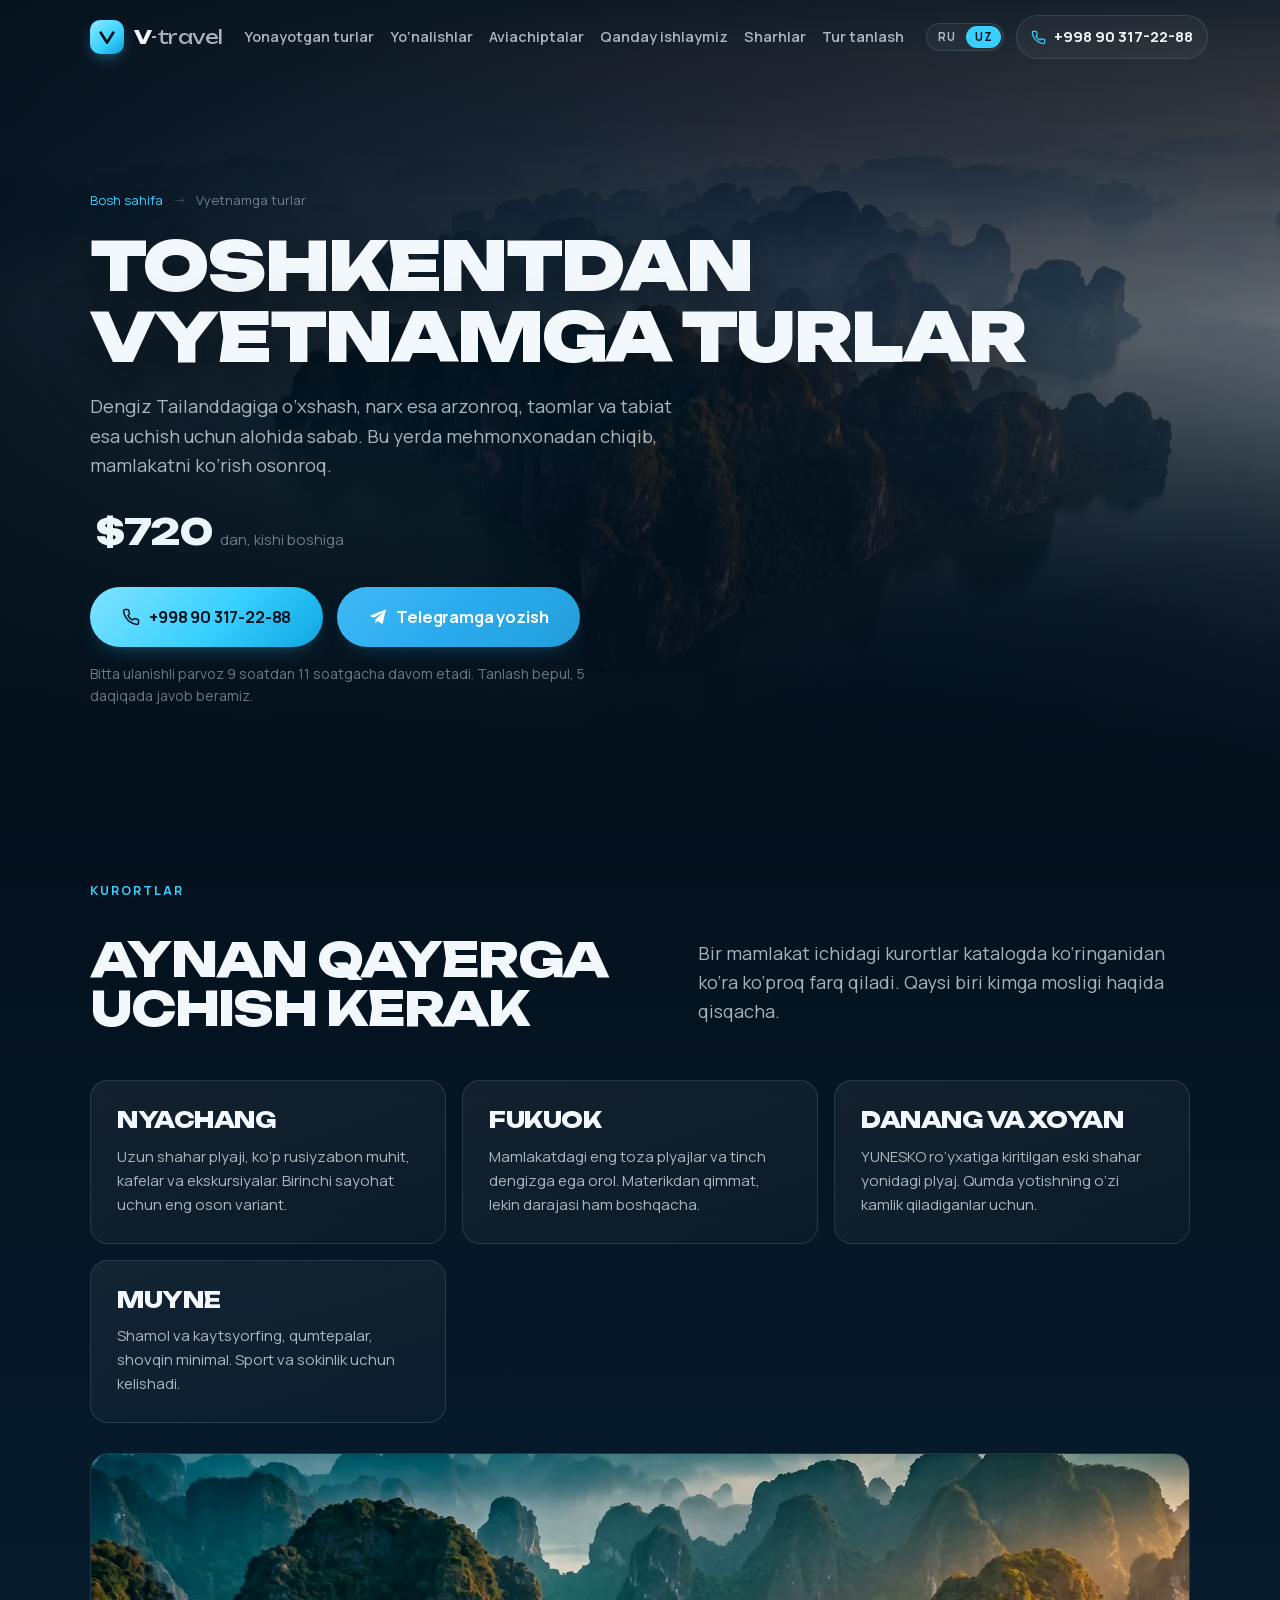
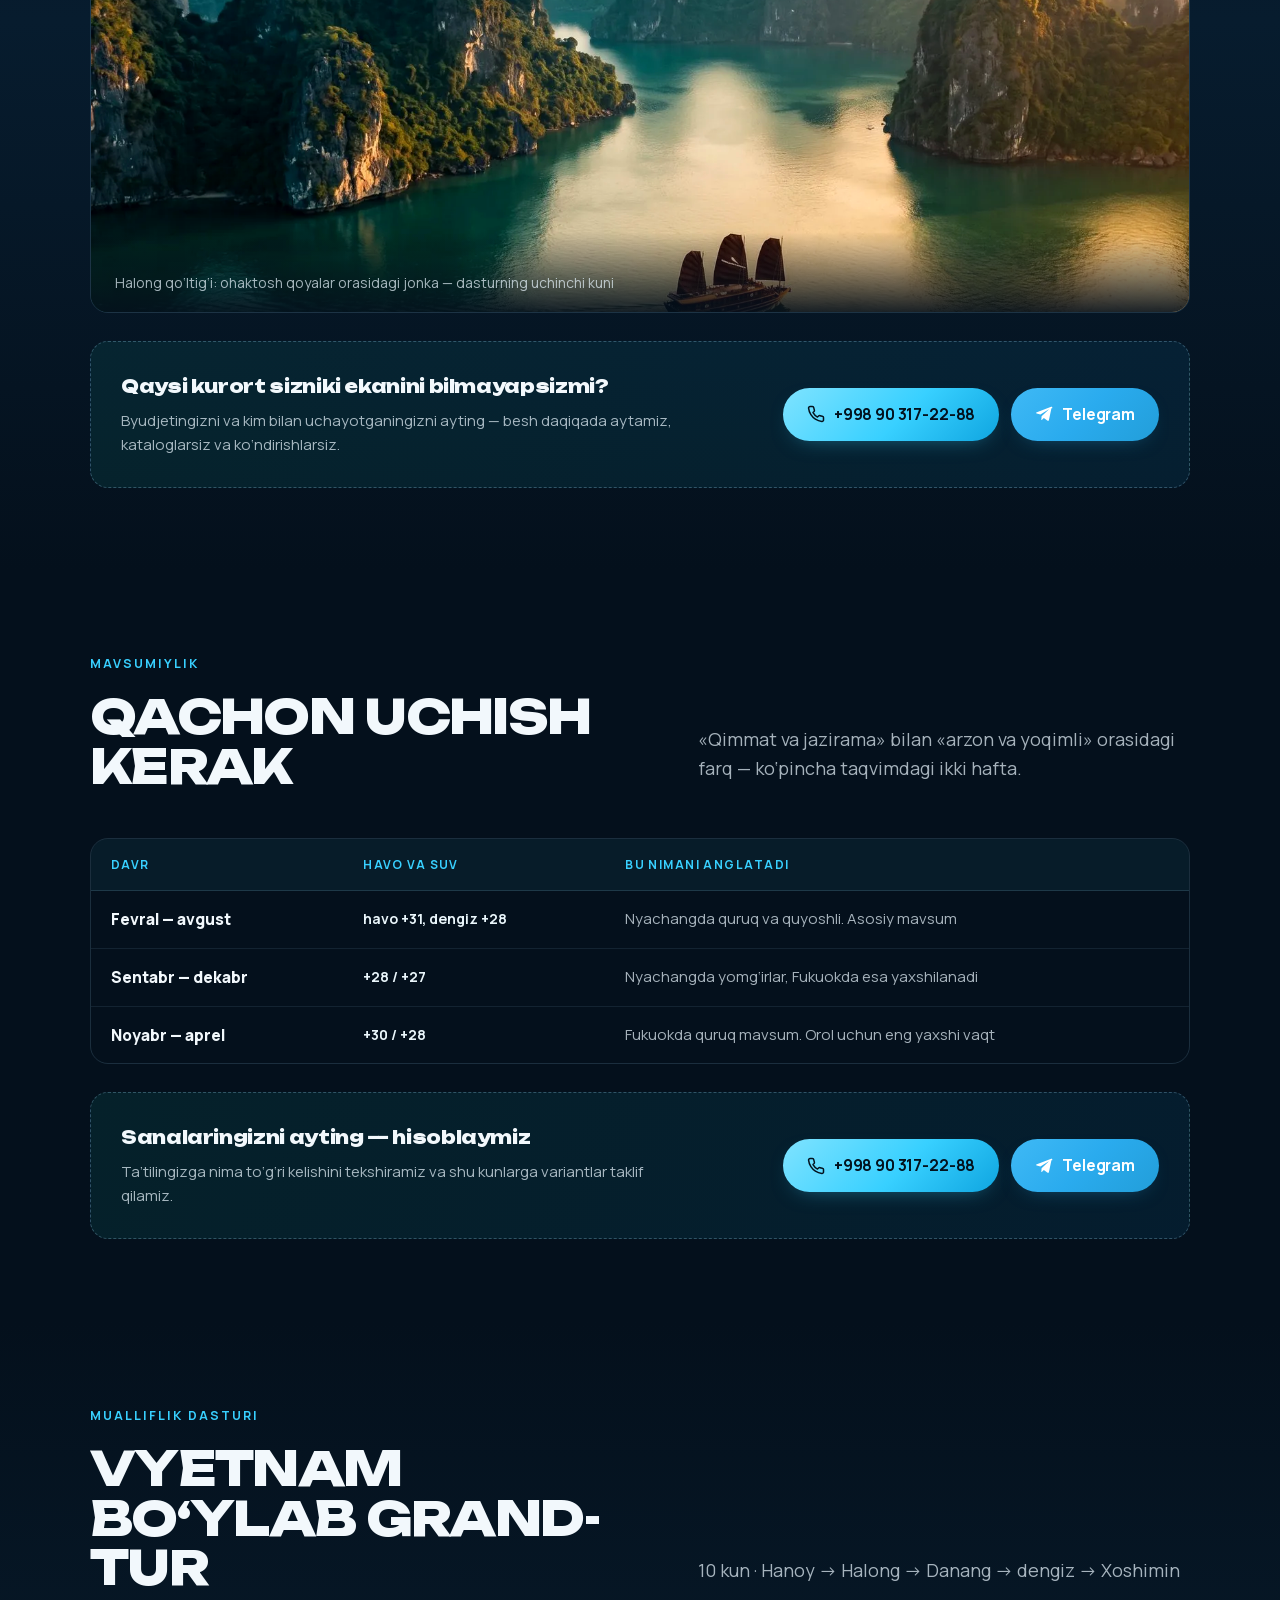
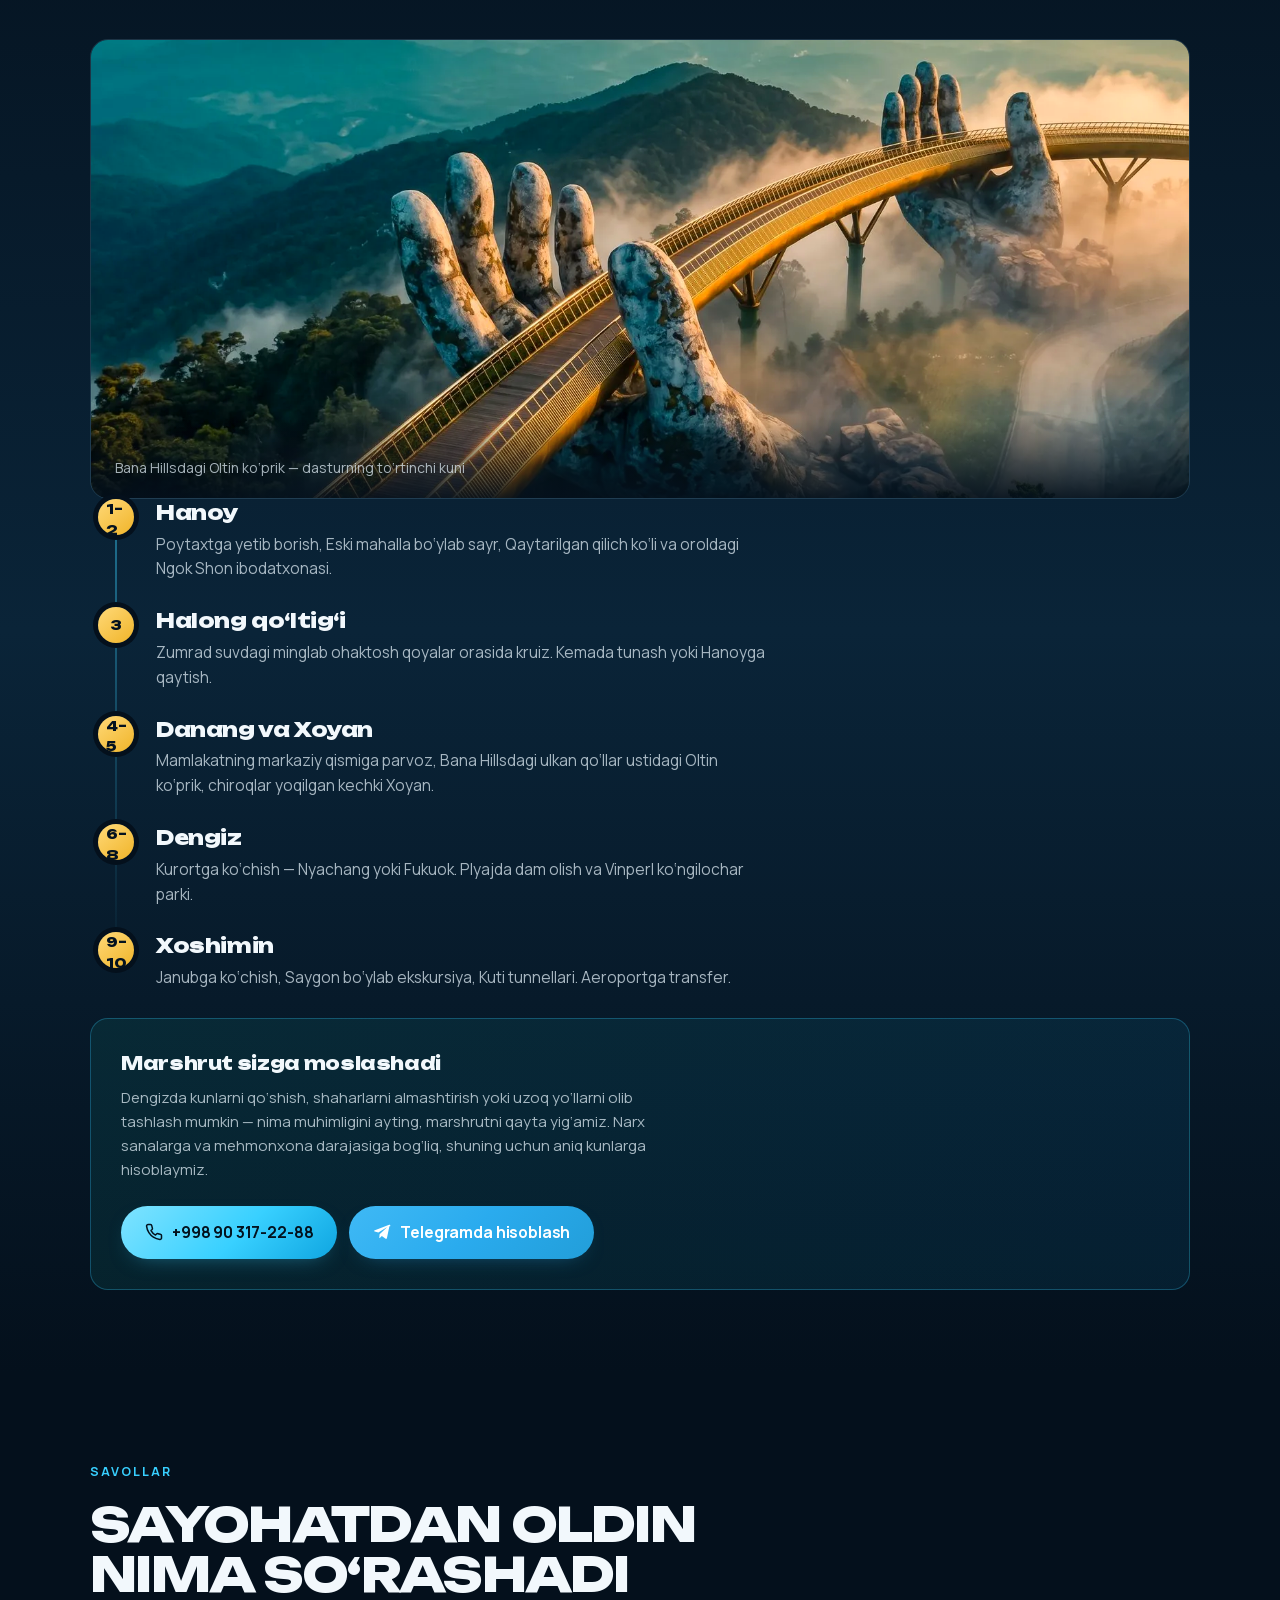
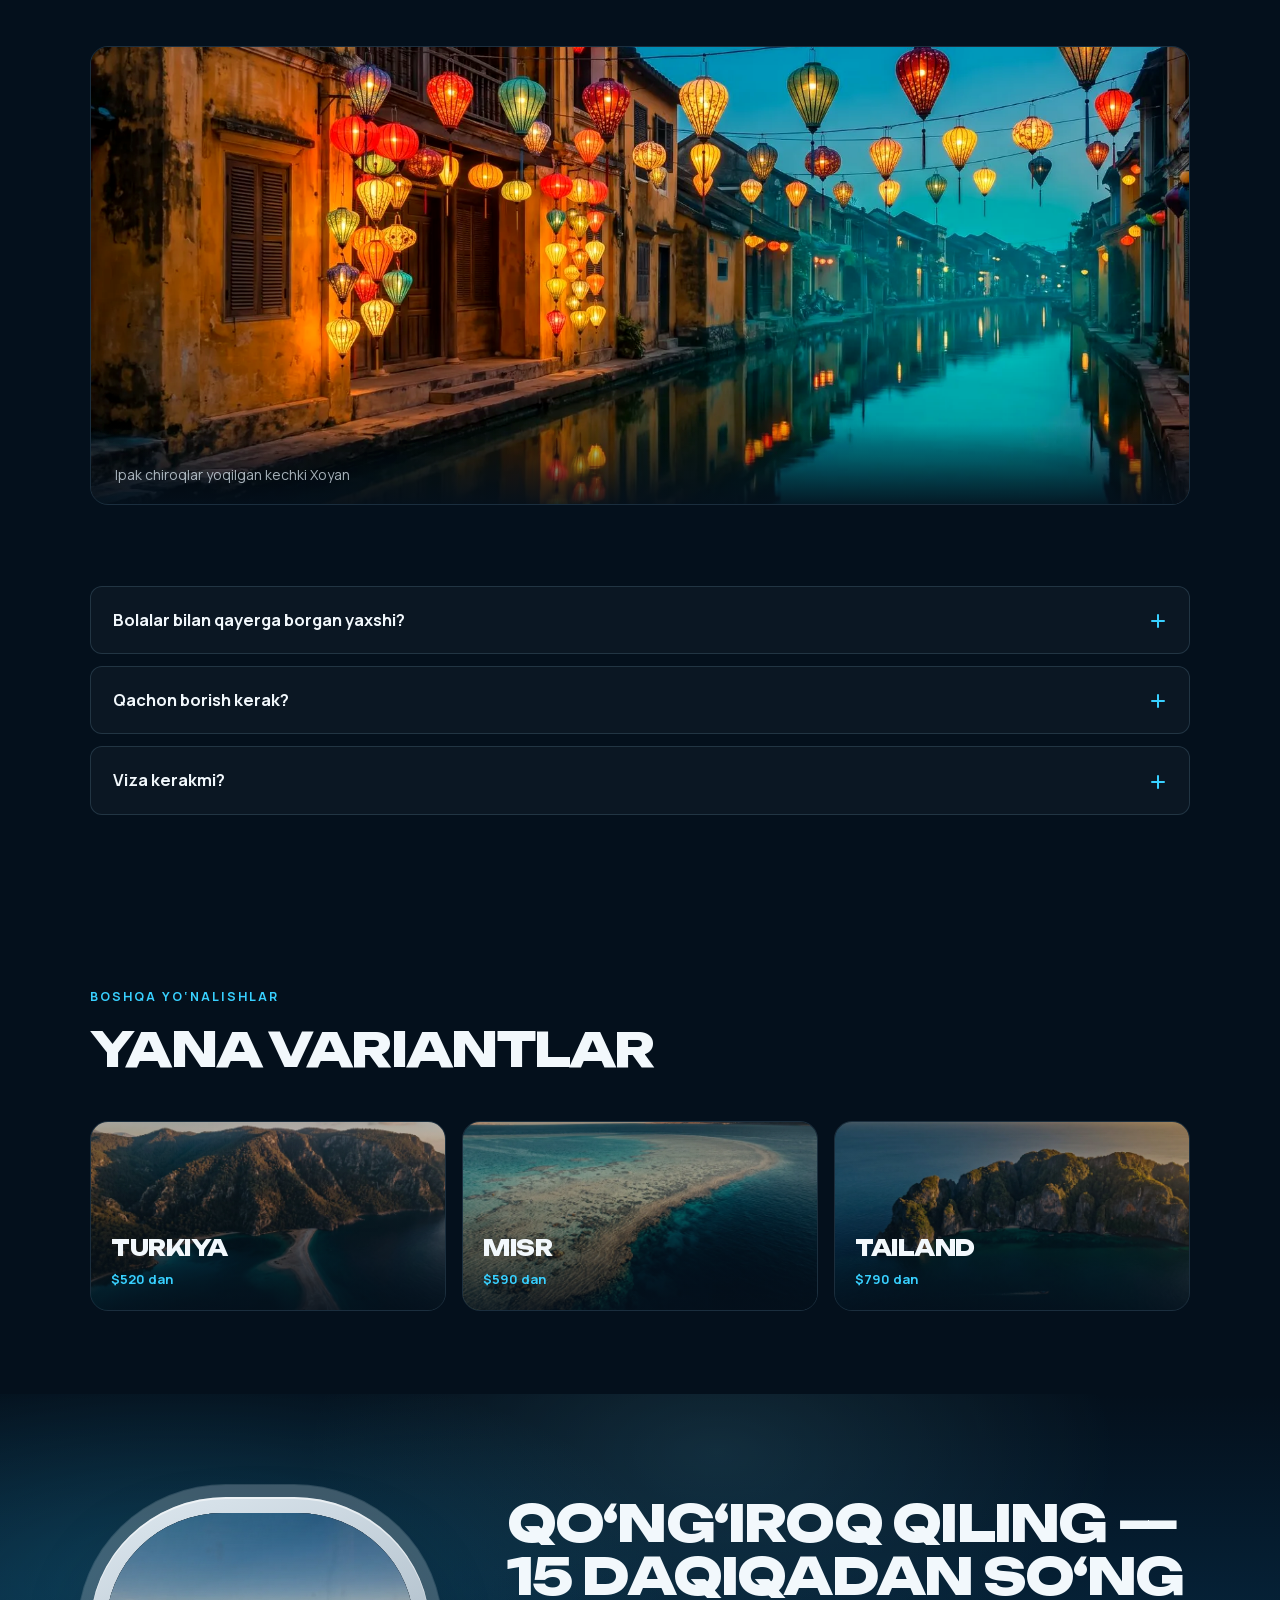
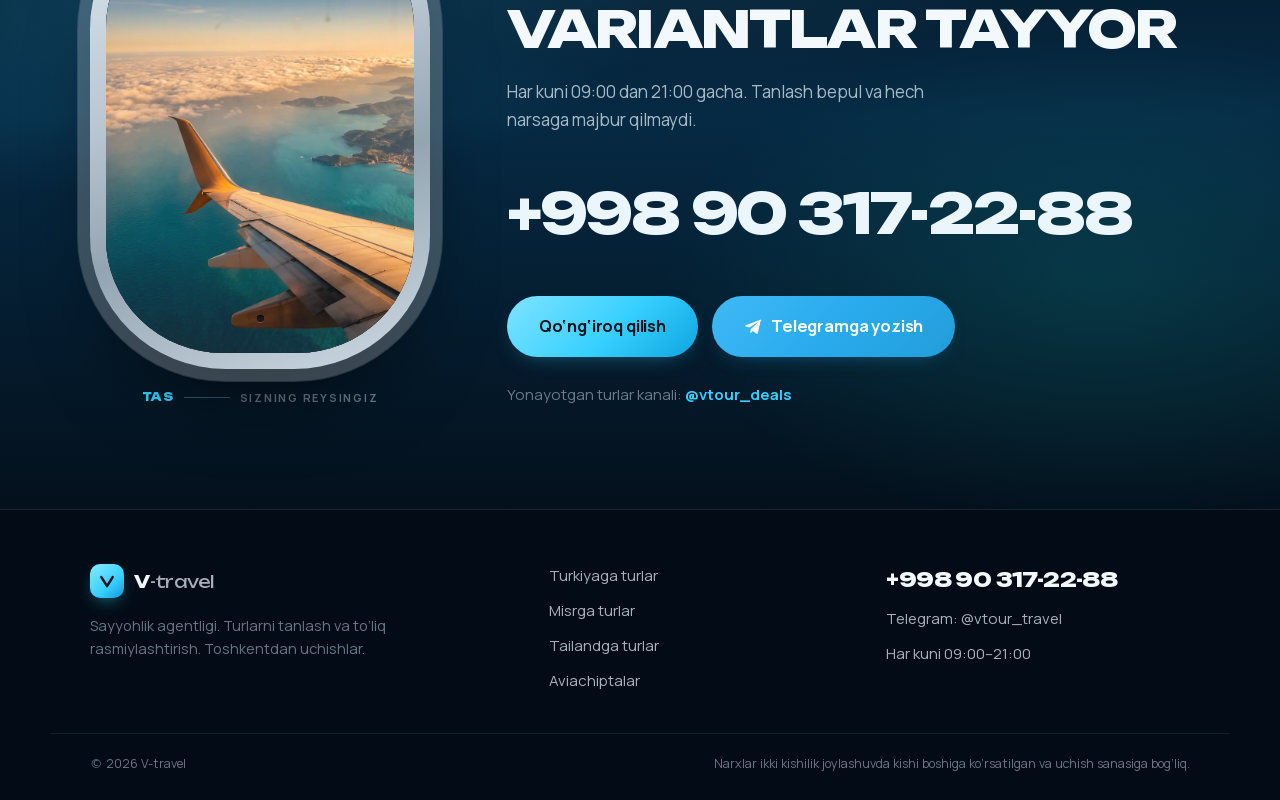
<file: uz/vetnam/index.html>
<!DOCTYPE html>
<html lang="uz">
<head>
<meta charset="UTF-8">
<meta name="viewport" content="width=device-width, initial-scale=1">
<title>Toshkentdan Vyetnamga turlar — narxlar va mualliflik dasturlari</title>
<meta name="description" content="Toshkentdan Vyetnamga turlar $720 dan: qaysi kurort kimga mos, qachon uchish kerak, kunlar bo‘yicha mualliflik dasturi. 15 daqiqada tanlaymiz, qo‘ng‘iroq qiling +998 90 317-22-88.">
<meta name="theme-color" content="#04121f">
<link rel="alternate" hreflang="ru" href="https://v-travel.uz/vietnam/">
<link rel="alternate" hreflang="uz" href="https://v-travel.uz/uz/vetnam/">
<link rel="alternate" hreflang="x-default" href="https://v-travel.uz/vietnam/">
<link rel="canonical" href="https://v-travel.uz/uz/vetnam/">

<meta property="og:type" content="website">
<meta property="og:site_name" content="V-travel">
<meta property="og:locale" content="uz_UZ">
<meta property="og:url" content="https://v-travel.uz/uz/vetnam/">
<meta property="og:title" content="Toshkentdan Vyetnamga turlar">
<meta property="og:description" content="Toshkentdan Vyetnamga turlar $720 dan: qaysi kurort kimga mos, qachon uchish kerak, kunlar bo‘yicha mualliflik dasturi. 15 daqiqada tanlaymiz, qo‘ng‘iroq qiling +998 90 317-22-88.">
<meta property="og:image" content="https://v-travel.uz/assets/img/og-vietnam-v2.jpg">
<meta property="og:image:width" content="1200">
<meta property="og:image:height" content="630">
<meta property="og:image:alt" content="Toshkentdan Vyetnamga turlar — narxlar va mualliflik dasturlari">

<link rel="icon" href="data:image/svg+xml,%3Csvg xmlns='http://www.w3.org/2000/svg' viewBox='0 0 64 64'%3E%3Crect width='64' height='64' rx='14' fill='%23061c2e'/%3E%3Cpath d='M16 20l16 26 16-26' fill='none' stroke='%2338d0ff' stroke-width='7' stroke-linecap='round' stroke-linejoin='round'/%3E%3C/svg%3E">
<link rel="preload" href="/assets/fonts/unbounded-900.woff2" as="font" type="font/woff2" crossorigin>
<link rel="preload" href="/assets/fonts/manrope-400.woff2" as="font" type="font/woff2" crossorigin>
<link rel="preload" href="/assets/img/dest-vietnam.webp" as="image" fetchpriority="high">
<link rel="stylesheet" href="/css/fonts.css">
<link rel="stylesheet" href="/css/styles.css">
<link rel="stylesheet" href="/css/pages.css">
<script>document.documentElement.classList.add('js');</script>

<script type="application/ld+json">
{
  "@context": "https://schema.org",
  "@graph": [
    {
      "@type": "BreadcrumbList",
      "itemListElement": [
        {
          "@type": "ListItem",
          "position": 1,
          "name": "Bosh sahifa",
          "item": "https://v-travel.uz/uz/"
        },
        {
          "@type": "ListItem",
          "position": 2,
          "name": "Vyetnamga turlar",
          "item": "https://v-travel.uz/uz/vetnam/"
        }
      ]
    },
    {
      "@type": "FAQPage",
      "mainEntity": [
        {
          "@type": "Question",
          "name": "Vyetnam Tailanddan nimasi bilan yaxshi?",
          "acceptedAnswer": {
            "@type": "Answer",
            "text": "O‘rtacha arzonroq, dengiz esa taqqoslasa bo‘ladigan darajada, taomlar va mamlakat ichkarisiga sayohatlar jihatidan ancha qiziqroq. Yomonroq tomoni — o‘rta darajadagi mehmonxonalar xizmati va joydagi narxlarning shaffofligi."
          }
        },
        {
          "@type": "Question",
          "name": "Bolalar bilan qayerga borgan yaxshi?",
          "acceptedAnswer": {
            "@type": "Answer",
            "text": "Fukuokka: dengiz tinchroq, plyajlar tozaroq, shahar harakati kamroq. Nyachang esa baribir gavjum qirg‘oq bo‘yiga ega katta shahar."
          }
        },
        {
          "@type": "Question",
          "name": "Qachon borish kerak?",
          "acceptedAnswer": {
            "@type": "Answer",
            "text": "Nyachangga — fevraldan avgustgacha. Fukuokka — noyabrdan aprelgacha. Bu turli mavsumlar, va kurort tanlovi ko‘pincha aynan ta’til sanalariga qarab hal bo‘ladi."
          }
        },
        {
          "@type": "Question",
          "name": "Viza kerakmi?",
          "acceptedAnswer": {
            "@type": "Answer",
            "text": "Kirish shartlari o‘zgarib turadi, biz ularni aniq sanaga tekshiramiz. Qo‘ng‘iroq qiling yoki yozing — aniqlaymiz va rasmiylashtirishga yordam beramiz."
          }
        }
      ]
    }
  ]
}
</script>
</head>
<body>

<a class="skip-link" href="#main">Asosiy mazmunga o‘tish</a>

<header class="header" id="header">
  <div class="shell header__inner">
    <a href="/uz/" class="logo" aria-label="V-travel, bosh sahifaga">
      <span class="logo__mark" aria-hidden="true">
        <svg viewBox="0 0 32 32" width="20" height="20"><path d="M6 9l10 16L26 9" fill="none" stroke="currentColor" stroke-width="4.5" stroke-linecap="round" stroke-linejoin="round"/></svg>
      </span>
      <span class="logo__text">V<span>-travel</span></span>
    </a>

    <nav class="nav" id="nav" aria-label="Asosiy navigatsiya">
      <a href="/uz/#hot" class="nav__link">Yonayotgan turlar</a>
      <a href="/uz/#dest" class="nav__link">Yo‘nalishlar</a>
      <a href="/uz/#tickets" class="nav__link">Aviachiptalar</a>
      <a href="/uz/#how" class="nav__link">Qanday ishlaymiz</a>
      <a href="/uz/#reviews" class="nav__link">Sharhlar</a>
      <a href="/uz/#pick" class="nav__link">Tur tanlash</a>
      <div class="nav__mobile-actions">
        <a href="tel:+998903172288" class="btn btn--ghost btn--block">+998 90 317-22-88</a>
        <a href="https://t.me/vtour_travel" target="_blank" rel="noopener" class="btn btn--tg btn--block">Telegramga yozish</a>
      </div>
    </nav>

    <div class="header__actions">
      <div class="langswitch" role="group" aria-label="Til">
        <a class="langswitch__item" href="https://v-travel.uz/vietnam/" hreflang="ru" lang="ru">RU</a>
        <span class="langswitch__item is-active" aria-current="true">UZ</span>
      </div>
      <a href="tel:+998903172288" class="header__phone" data-goal="call">
        <svg viewBox="0 0 24 24" width="15" height="15" fill="none" stroke="currentColor" stroke-width="2" stroke-linecap="round" stroke-linejoin="round" aria-hidden="true"><path d="M22 16.9v3a2 2 0 01-2.2 2 19.8 19.8 0 01-8.6-3.1 19.5 19.5 0 01-6-6 19.8 19.8 0 01-3.1-8.7A2 2 0 014.1 2h3a2 2 0 012 1.7c.1 1 .3 2 .7 2.9a2 2 0 01-.4 2.1L8 10.1a16 16 0 006 6l1.4-1.4a2 2 0 012.1-.4c.9.4 1.9.6 2.9.7a2 2 0 011.7 2"/></svg>
        <span>+998 90 317-22-88</span>
      </a>
      <button class="burger" id="burger" aria-label="Menyu" aria-expanded="false" aria-controls="nav">
        <span></span><span></span><span></span>
      </button>
    </div>
  </div>
</header>

<main id="main">

  <section class="phero">
    <div class="phero__media" aria-hidden="true">
      <img src="/assets/img/dest-vietnam.webp" alt="" width="1500" height="952" fetchpriority="high">
      <div class="phero__scrim"></div>
    </div>
    <div class="shell phero__inner">
      <nav class="crumbs" aria-label="Sahifalar zanjiri">
        <a href="/uz/">Bosh sahifa</a><span aria-hidden="true">→</span><span>Vyetnamga turlar</span>
      </nav>
      <h1>Toshkentdan<br>Vyetnamga turlar</h1>
      <p class="phero__lead">Dengiz Tailanddagiga o‘xshash, narx esa arzonroq, taomlar va tabiat esa uchish uchun alohida sabab. Bu yerda mehmonxonadan chiqib, mamlakatni ko‘rish osonroq.</p>
      <p class="phero__price"><strong>$720</strong> dan, kishi boshiga</p>
      <div class="phero__cta">
        <a href="tel:+998903172288" class="btn btn--primary btn--lg" data-goal="call"><svg viewBox="0 0 24 24" width="18" height="18" fill="none" stroke="currentColor" stroke-width="2" stroke-linecap="round" stroke-linejoin="round" aria-hidden="true"><path d="M22 16.9v3a2 2 0 01-2.2 2 19.8 19.8 0 01-8.6-3.1 19.5 19.5 0 01-6-6 19.8 19.8 0 01-3.1-8.7A2 2 0 014.1 2h3a2 2 0 012 1.7c.1 1 .3 2 .7 2.9a2 2 0 01-.4 2.1L8 10.1a16 16 0 006 6l1.4-1.4a2 2 0 012.1-.4c.9.4 1.9.6 2.9.7a2 2 0 011.7 2"/></svg>+998 90 317-22-88</a>
        <a href="https://t.me/vtour_travel?text=Assalomu%20alaykum%21%20Toshkentdan%20Vyetnamga%20turlar%20qiziqtiryapti." target="_blank" rel="noopener" class="btn btn--tg btn--lg" data-goal="telegram"><svg viewBox="0 0 24 24" width="18" height="18" fill="currentColor" aria-hidden="true"><path d="M21.9 4.3L18.6 20c-.2 1.1-.9 1.4-1.8.9l-5-3.7-2.4 2.3c-.3.3-.5.5-1 .5l.4-5.1L18 6.4c.4-.4-.1-.6-.6-.2L7.2 12.7l-4.9-1.5c-1.1-.3-1.1-1 .2-1.5l19.1-7.4c.9-.3 1.7.2 1.4 2z"/></svg>Telegramga yozish</a>
      </div>
      <p class="phero__note">Bitta ulanishli parvoz 9 soatdan 11 soatgacha davom etadi. Tanlash bepul, 5 daqiqada javob beramiz.</p>
    </div>
  </section>

  <section class="section section--resorts">
    <div class="shell">
      <header class="sec-head reveal">
        <p class="sec-kicker">Kurortlar</p>
        <h2 class="sec-title">Aynan qayerga<br>uchish kerak</h2>
        <p class="sec-lead">Bir mamlakat ichidagi kurortlar katalogda ko‘ringanidan ko‘ra ko‘proq farq qiladi. Qaysi biri kimga mosligi haqida qisqacha.</p>
      </header>
      <div class="resorts">
        <article class="resort reveal">
          <h3>Nyachang</h3>
          <p>Uzun shahar plyaji, ko‘p rusiyzabon muhit, kafelar va ekskursiyalar. Birinchi sayohat uchun eng oson variant.</p>
        </article>
        <article class="resort reveal">
          <h3>Fukuok</h3>
          <p>Mamlakatdagi eng toza plyajlar va tinch dengizga ega orol. Materikdan qimmat, lekin darajasi ham boshqacha.</p>
        </article>
        <article class="resort reveal">
          <h3>Danang va Xoyan</h3>
          <p>YUNESKO ro‘yxatiga kiritilgan eski shahar yonidagi plyaj. Qumda yotishning o‘zi kamlik qiladiganlar uchun.</p>
        </article>
        <article class="resort reveal">
          <h3>Muyne</h3>
          <p>Shamol va kaytsyorfing, qumtepalar, shovqin minimal. Sport va sokinlik uchun kelishadi.</p>
        </article>
      </div>
      <figure class="photoband reveal">
        <img src="/assets/img/vietnam-halong.webp" alt="Halong qo‘ltig‘i: ohaktosh qoyalar orasidagi jonka — dasturning uchinchi kuni" width="1600" height="900" loading="lazy">
        <figcaption>Halong qo‘ltig‘i: ohaktosh qoyalar orasidagi jonka — dasturning uchinchi kuni</figcaption>
      </figure>
      <div class="inline-cta reveal">
        <div>
          <p class="inline-cta__title">Qaysi kurort sizniki ekanini bilmayapsizmi?</p>
          <p class="inline-cta__text">Byudjetingizni va kim bilan uchayotganingizni ayting — besh daqiqada aytamiz, kataloglarsiz va ko‘ndirishlarsiz.</p>
        </div>
        <div class="inline-cta__actions">
          <a href="tel:+998903172288" class="btn btn--primary" data-goal="call"><svg viewBox="0 0 24 24" width="18" height="18" fill="none" stroke="currentColor" stroke-width="2" stroke-linecap="round" stroke-linejoin="round" aria-hidden="true"><path d="M22 16.9v3a2 2 0 01-2.2 2 19.8 19.8 0 01-8.6-3.1 19.5 19.5 0 01-6-6 19.8 19.8 0 01-3.1-8.7A2 2 0 014.1 2h3a2 2 0 012 1.7c.1 1 .3 2 .7 2.9a2 2 0 01-.4 2.1L8 10.1a16 16 0 006 6l1.4-1.4a2 2 0 012.1-.4c.9.4 1.9.6 2.9.7a2 2 0 011.7 2"/></svg>+998 90 317-22-88</a>
          <a href="https://t.me/vtour_travel?text=Assalomu%20alaykum%21%20Vyetnamda%20kurort%20tanlashga%20yordam%20bering.%20Kim%20bilan%20uchaman%3A%20" target="_blank" rel="noopener" class="btn btn--tg" data-goal="telegram"><svg viewBox="0 0 24 24" width="18" height="18" fill="currentColor" aria-hidden="true"><path d="M21.9 4.3L18.6 20c-.2 1.1-.9 1.4-1.8.9l-5-3.7-2.4 2.3c-.3.3-.5.5-1 .5l.4-5.1L18 6.4c.4-.4-.1-.6-.6-.2L7.2 12.7l-4.9-1.5c-1.1-.3-1.1-1 .2-1.5l19.1-7.4c.9-.3 1.7.2 1.4 2z"/></svg>Telegram</a>
        </div>
      </div>
    </div>
  </section>

  <section class="section section--seasons">
    <div class="shell">
      <header class="sec-head reveal">
        <p class="sec-kicker">Mavsumiylik</p>
        <h2 class="sec-title">Qachon uchish kerak</h2>
        <p class="sec-lead">«Qimmat va jazirama» bilan «arzon va yoqimli» orasidagi farq — ko‘pincha taqvimdagi ikki hafta.</p>
      </header>
      <div class="season reveal">
        <table>
          <thead>
            <tr><th scope="col">Davr</th><th scope="col">Havo va suv</th><th scope="col">Bu nimani anglatadi</th></tr>
          </thead>
          <tbody>
          <tr>
            <th scope="row">Fevral — avgust</th>
            <td class="season__temp">havo +31, dengiz +28</td>
            <td>Nyachangda quruq va quyoshli. Asosiy mavsum</td>
          </tr>
          <tr>
            <th scope="row">Sentabr — dekabr</th>
            <td class="season__temp">+28 / +27</td>
            <td>Nyachangda yomg‘irlar, Fukuokda esa yaxshilanadi</td>
          </tr>
          <tr>
            <th scope="row">Noyabr — aprel</th>
            <td class="season__temp">+30 / +28</td>
            <td>Fukuokda quruq mavsum. Orol uchun eng yaxshi vaqt</td>
          </tr>
          </tbody>
        </table>
      </div>
      <div class="inline-cta reveal">
        <div>
          <p class="inline-cta__title">Sanalaringizni ayting — hisoblaymiz</p>
          <p class="inline-cta__text">Ta’tilingizga nima to‘g‘ri kelishini tekshiramiz va shu kunlarga variantlar taklif qilamiz.</p>
        </div>
        <div class="inline-cta__actions">
          <a href="tel:+998903172288" class="btn btn--primary" data-goal="call"><svg viewBox="0 0 24 24" width="18" height="18" fill="none" stroke="currentColor" stroke-width="2" stroke-linecap="round" stroke-linejoin="round" aria-hidden="true"><path d="M22 16.9v3a2 2 0 01-2.2 2 19.8 19.8 0 01-8.6-3.1 19.5 19.5 0 01-6-6 19.8 19.8 0 01-3.1-8.7A2 2 0 014.1 2h3a2 2 0 012 1.7c.1 1 .3 2 .7 2.9a2 2 0 01-.4 2.1L8 10.1a16 16 0 006 6l1.4-1.4a2 2 0 012.1-.4c.9.4 1.9.6 2.9.7a2 2 0 011.7 2"/></svg>+998 90 317-22-88</a>
          <a href="https://t.me/vtour_travel?text=Assalomu%20alaykum%21%20Vyetnamga%20bormoqchiman.%20Sanalarim%3A%20" target="_blank" rel="noopener" class="btn btn--tg" data-goal="telegram"><svg viewBox="0 0 24 24" width="18" height="18" fill="currentColor" aria-hidden="true"><path d="M21.9 4.3L18.6 20c-.2 1.1-.9 1.4-1.8.9l-5-3.7-2.4 2.3c-.3.3-.5.5-1 .5l.4-5.1L18 6.4c.4-.4-.1-.6-.6-.2L7.2 12.7l-4.9-1.5c-1.1-.3-1.1-1 .2-1.5l19.1-7.4c.9-.3 1.7.2 1.4 2z"/></svg>Telegram</a>
        </div>
      </div>
    </div>
  </section>

  <section class="section section--tours" id="program">
    <div class="shell">
      <header class="sec-head reveal">
        <p class="sec-kicker">Mualliflik dasturi</p>
        <h2 class="sec-title">Vyetnam bo‘ylab grand-tur</h2>
        <p class="sec-lead">10 kun · Hanoy → Halong → Danang → dengiz → Xoshimin</p>
      </header>
      <figure class="photoband reveal">
        <img src="/assets/img/vietnam-most.webp" alt="Bana Hillsdagi Oltin ko‘prik — dasturning to‘rtinchi kuni" width="1600" height="900" loading="lazy">
        <figcaption>Bana Hillsdagi Oltin ko‘prik — dasturning to‘rtinchi kuni</figcaption>
      </figure>
      <ol class="program">
        <li class="pday reveal">
          <div class="pday__mark"><span>1–2</span></div>
          <div class="pday__body">
            <h3>Hanoy</h3>
            <p>Poytaxtga yetib borish, Eski mahalla bo‘ylab sayr, Qaytarilgan qilich ko‘li va oroldagi Ngok Shon ibodatxonasi.</p>
          </div>
        </li>
        <li class="pday reveal">
          <div class="pday__mark"><span>3</span></div>
          <div class="pday__body">
            <h3>Halong qo‘ltig‘i</h3>
            <p>Zumrad suvdagi minglab ohaktosh qoyalar orasida kruiz. Kemada tunash yoki Hanoyga qaytish.</p>
          </div>
        </li>
        <li class="pday reveal">
          <div class="pday__mark"><span>4–5</span></div>
          <div class="pday__body">
            <h3>Danang va Xoyan</h3>
            <p>Mamlakatning markaziy qismiga parvoz, Bana Hillsdagi ulkan qo‘llar ustidagi Oltin ko‘prik, chiroqlar yoqilgan kechki Xoyan.</p>
          </div>
        </li>
        <li class="pday reveal">
          <div class="pday__mark"><span>6–8</span></div>
          <div class="pday__body">
            <h3>Dengiz</h3>
            <p>Kurortga ko‘chish — Nyachang yoki Fukuok. Plyajda dam olish va Vinperl ko‘ngilochar parki.</p>
          </div>
        </li>
        <li class="pday reveal">
          <div class="pday__mark"><span>9–10</span></div>
          <div class="pday__body">
            <h3>Xoshimin</h3>
            <p>Janubga ko‘chish, Saygon bo‘ylab ekskursiya, Kuti tunnellari. Aeroportga transfer.</p>
          </div>
        </li>
      </ol>
      <div class="inline-cta inline-cta--wide reveal">
        <div>
          <p class="inline-cta__title">Marshrut sizga moslashadi</p>
          <p class="inline-cta__text">Dengizda kunlarni qo‘shish, shaharlarni almashtirish yoki uzoq yo‘llarni olib tashlash mumkin — nima muhimligini ayting, marshrutni qayta yig‘amiz. Narx sanalarga va mehmonxona darajasiga bog‘liq, shuning uchun aniq kunlarga hisoblaymiz.</p>
        </div>
        <div class="inline-cta__actions">
          <a href="tel:+998903172288" class="btn btn--primary" data-goal="call"><svg viewBox="0 0 24 24" width="18" height="18" fill="none" stroke="currentColor" stroke-width="2" stroke-linecap="round" stroke-linejoin="round" aria-hidden="true"><path d="M22 16.9v3a2 2 0 01-2.2 2 19.8 19.8 0 01-8.6-3.1 19.5 19.5 0 01-6-6 19.8 19.8 0 01-3.1-8.7A2 2 0 014.1 2h3a2 2 0 012 1.7c.1 1 .3 2 .7 2.9a2 2 0 01-.4 2.1L8 10.1a16 16 0 006 6l1.4-1.4a2 2 0 012.1-.4c.9.4 1.9.6 2.9.7a2 2 0 011.7 2"/></svg>+998 90 317-22-88</a>
          <a href="https://t.me/vtour_travel?text=Assalomu%20alaykum%21%20%C2%ABVyetnam%20bo%E2%80%98ylab%20grand-tur%C2%BB%20%2810%20kun%20%C2%B7%20Hanoy%20%E2%86%92%20Halong%20%E2%86%92%20Danang%20%E2%86%92%20dengiz%20%E2%86%92%20Xoshimin%29%20mualliflik%20dasturi%20qiziqtiryapti.%20Iltimos%2C%20mening%20sanalarimga%20hisoblang." target="_blank" rel="noopener" class="btn btn--tg" data-goal="telegram"><svg viewBox="0 0 24 24" width="18" height="18" fill="currentColor" aria-hidden="true"><path d="M21.9 4.3L18.6 20c-.2 1.1-.9 1.4-1.8.9l-5-3.7-2.4 2.3c-.3.3-.5.5-1 .5l.4-5.1L18 6.4c.4-.4-.1-.6-.6-.2L7.2 12.7l-4.9-1.5c-1.1-.3-1.1-1 .2-1.5l19.1-7.4c.9-.3 1.7.2 1.4 2z"/></svg>Telegramda hisoblash</a>
        </div>
      </div>
    </div>
  </section>

  <section class="section section--faq">
    <div class="shell">
      <header class="sec-head reveal">
        <p class="sec-kicker">Savollar</p>
        <h2 class="sec-title">Sayohatdan oldin<br>nima so‘rashadi</h2>
      </header>
      <figure class="photoband reveal">
        <img src="/assets/img/vietnam-hoyan.webp" alt="Ipak chiroqlar yoqilgan kechki Xoyan" width="1600" height="900" loading="lazy">
        <figcaption>Ipak chiroqlar yoqilgan kechki Xoyan</figcaption>
      </figure>
      <div class="faq">
        <details class="faq__item reveal" name="faq">
          <summary>Vyetnam Tailanddan nimasi bilan yaxshi?</summary>
          <p>O‘rtacha arzonroq, dengiz esa taqqoslasa bo‘ladigan darajada, taomlar va mamlakat ichkarisiga sayohatlar jihatidan ancha qiziqroq. Yomonroq tomoni — o‘rta darajadagi mehmonxonalar xizmati va joydagi narxlarning shaffofligi.</p>
        </details>
        <details class="faq__item reveal" name="faq">
          <summary>Bolalar bilan qayerga borgan yaxshi?</summary>
          <p>Fukuokka: dengiz tinchroq, plyajlar tozaroq, shahar harakati kamroq. Nyachang esa baribir gavjum qirg‘oq bo‘yiga ega katta shahar.</p>
        </details>
        <details class="faq__item reveal" name="faq">
          <summary>Qachon borish kerak?</summary>
          <p>Nyachangga — fevraldan avgustgacha. Fukuokka — noyabrdan aprelgacha. Bu turli mavsumlar, va kurort tanlovi ko‘pincha aynan ta’til sanalariga qarab hal bo‘ladi.</p>
        </details>
        <details class="faq__item reveal" name="faq">
          <summary>Viza kerakmi?</summary>
          <p>Kirish shartlari o‘zgarib turadi, biz ularni aniq sanaga tekshiramiz. Qo‘ng‘iroq qiling yoki yozing — aniqlaymiz va rasmiylashtirishga yordam beramiz.</p>
        </details>
      </div>
    </div>
  </section>

  <section class="section section--other">
    <div class="shell">
      <header class="sec-head reveal">
        <p class="sec-kicker">Boshqa yo‘nalishlar</p>
        <h2 class="sec-title">Yana variantlar</h2>
      </header>
      <div class="otherdests">
        <a class="otherdest" href="/uz/turkiya/">
          <img src="/assets/img/dest-turkey.webp" alt="Toshkentdan Turkiyaga turlar" width="1500" height="952" loading="lazy">
          <span>Turkiya<em>$520 dan</em></span>
        </a>
        <a class="otherdest" href="/uz/misr/">
          <img src="/assets/img/dest-egypt.webp" alt="Toshkentdan Misrga turlar" width="1500" height="952" loading="lazy">
          <span>Misr<em>$590 dan</em></span>
        </a>
        <a class="otherdest" href="/uz/tailand/">
          <img src="/assets/img/dest-thailand.webp" alt="Toshkentdan Tailandga turlar" width="1500" height="952" loading="lazy">
          <span>Tailand<em>$790 dan</em></span>
        </a>
      </div>
    </div>
  </section>

  <section class="cta" id="contacts">
    <div class="cta__media" aria-hidden="true"><div class="cta__caustics"></div></div>
    <div class="shell cta__inner">
      <figure class="porthole reveal" aria-hidden="true">
        <span class="porthole__frame">
          <span class="porthole__glass">
            <img src="/assets/img/porthole-view.webp" alt="" width="820" height="1138" loading="lazy">
            <span class="porthole__glare"></span>
          </span>
        </span>
        <figcaption class="porthole__hud">
          <span>TAS</span>
          <span class="porthole__hud-line"></span>
          <span>sizning reysingiz</span>
        </figcaption>
      </figure>

      <div class="cta__text">
      <h2 class="cta__title reveal">Qo‘ng‘iroq qiling — 15 daqiqadan so‘ng variantlar tayyor</h2>
      <p class="cta__lead reveal">Har kuni 09:00 dan 21:00 gacha. Tanlash bepul va hech narsaga majbur qilmaydi.</p>
      <a href="tel:+998903172288" class="cta__phone reveal" data-goal="call">+998 90 317-22-88</a>
      <div class="cta__buttons reveal">
        <a href="tel:+998903172288" class="btn btn--primary btn--lg" data-goal="call">Qo‘ng‘iroq qilish</a>
        <a href="https://t.me/vtour_travel?text=Assalomu%20alaykum%21%20Vyetnamga%20turlar%20qiziqtiryapti." target="_blank" rel="noopener" class="btn btn--tg btn--lg" data-goal="telegram"><svg viewBox="0 0 24 24" width="18" height="18" fill="currentColor" aria-hidden="true"><path d="M21.9 4.3L18.6 20c-.2 1.1-.9 1.4-1.8.9l-5-3.7-2.4 2.3c-.3.3-.5.5-1 .5l.4-5.1L18 6.4c.4-.4-.1-.6-.6-.2L7.2 12.7l-4.9-1.5c-1.1-.3-1.1-1 .2-1.5l19.1-7.4c.9-.3 1.7.2 1.4 2z"/></svg>Telegramga yozish</a>
      </div>
      <p class="cta__extra reveal">Yonayotgan turlar kanali: <a href="https://t.me/vtour_deals" target="_blank" rel="noopener">@vtour_deals</a></p>
      </div>
    </div>
  </section>

</main>

<footer class="footer">
  <div class="shell footer__inner">
    <div class="footer__brand">
      <a href="/uz/" class="logo logo--sm">
        <span class="logo__mark" aria-hidden="true">
          <svg viewBox="0 0 32 32" width="18" height="18"><path d="M6 9l10 16L26 9" fill="none" stroke="currentColor" stroke-width="4.5" stroke-linecap="round" stroke-linejoin="round"/></svg>
        </span>
        <span class="logo__text">V<span>-travel</span></span>
      </a>
      <p>Sayyohlik agentligi. Turlarni tanlash va to‘liq rasmiylashtirish. Toshkentdan uchishlar.</p>
    </div>

    <nav class="footer__nav" aria-label="Yo‘nalishlar">
      <a href="/uz/turkiya/">Turkiyaga turlar</a>
      <a href="/uz/misr/">Misrga turlar</a>
      <a href="/uz/tailand/">Tailandga turlar</a>
      <a href="/uz/#tickets">Aviachiptalar</a>
    </nav>

    <div class="footer__contacts">
      <a href="tel:+998903172288" class="footer__phone" data-goal="call">+998 90 317-22-88</a>
      <a href="https://t.me/vtour_travel" target="_blank" rel="noopener" data-goal="telegram">Telegram: @vtour_travel</a>
      <span>Har kuni 09:00–21:00</span>
    </div>
  </div>
  <div class="shell footer__bottom">
    <span>© <span id="year">2026</span> V-travel</span>
    <span>Narxlar ikki kishilik joylashuvda kishi boshiga ko‘rsatilgan va uchish sanasiga bog‘liq.</span>
  </div>
</footer>

<div class="actionbar" id="actionbar">
  <a href="tel:+998903172288" class="actionbar__btn actionbar__btn--call" data-goal="call"><svg viewBox="0 0 24 24" width="18" height="18" fill="none" stroke="currentColor" stroke-width="2" stroke-linecap="round" stroke-linejoin="round" aria-hidden="true"><path d="M22 16.9v3a2 2 0 01-2.2 2 19.8 19.8 0 01-8.6-3.1 19.5 19.5 0 01-6-6 19.8 19.8 0 01-3.1-8.7A2 2 0 014.1 2h3a2 2 0 012 1.7c.1 1 .3 2 .7 2.9a2 2 0 01-.4 2.1L8 10.1a16 16 0 006 6l1.4-1.4a2 2 0 012.1-.4c.9.4 1.9.6 2.9.7a2 2 0 011.7 2"/></svg>Qo‘ng‘iroq qilish</a>
  <a href="https://t.me/vtour_travel" target="_blank" rel="noopener" class="actionbar__btn actionbar__btn--tg" data-goal="telegram"><svg viewBox="0 0 24 24" width="18" height="18" fill="currentColor" aria-hidden="true"><path d="M21.9 4.3L18.6 20c-.2 1.1-.9 1.4-1.8.9l-5-3.7-2.4 2.3c-.3.3-.5.5-1 .5l.4-5.1L18 6.4c.4-.4-.1-.6-.6-.2L7.2 12.7l-4.9-1.5c-1.1-.3-1.1-1 .2-1.5l19.1-7.4c.9-.3 1.7.2 1.4 2z"/></svg>Telegram</a>
</div>

<a href="https://t.me/vtour_travel" target="_blank" rel="noopener" class="fab" id="fab" aria-label="Telegramga yozish" data-goal="telegram">
  <svg viewBox="0 0 24 24" width="18" height="18" fill="currentColor" aria-hidden="true"><path d="M21.9 4.3L18.6 20c-.2 1.1-.9 1.4-1.8.9l-5-3.7-2.4 2.3c-.3.3-.5.5-1 .5l.4-5.1L18 6.4c.4-.4-.1-.6-.6-.2L7.2 12.7l-4.9-1.5c-1.1-.3-1.1-1 .2-1.5l19.1-7.4c.9-.3 1.7.2 1.4 2z"/></svg>
  <span class="fab__label">Telegramga yozish</span>
</a>

<script src="/js/main.js"></script>
</body>
</html>
</file>
<file: css/fonts.css>
/* =====================================================
   Шрифты лежат у нас, а не на серверах Google.

   Файл собирается скриптом — правки руками пропадут:

       python3 scripts/build_fonts.py

   Каждое начертание урезано до символов, которые реально встречаются на
   сайте: кириллица, латиница с узбекскими oʻ и gʻ, цифры и типографика.

   Unbounded и Manrope — SIL Open Font License 1.1.
   ===================================================== */

@font-face {
  font-family: 'Unbounded';
  font-style: normal;
  font-weight: 400;
  font-display: swap;
  src: url('/assets/fonts/unbounded-400.woff2') format('woff2');
}

@font-face {
  font-family: 'Unbounded';
  font-style: normal;
  font-weight: 800;
  font-display: swap;
  src: url('/assets/fonts/unbounded-800.woff2') format('woff2');
}

@font-face {
  font-family: 'Unbounded';
  font-style: normal;
  font-weight: 900;
  font-display: swap;
  src: url('/assets/fonts/unbounded-900.woff2') format('woff2');
}

@font-face {
  font-family: 'Manrope';
  font-style: normal;
  font-weight: 400;
  font-display: swap;
  src: url('/assets/fonts/manrope-400.woff2') format('woff2');
}

@font-face {
  font-family: 'Manrope';
  font-style: normal;
  font-weight: 600;
  font-display: swap;
  src: url('/assets/fonts/manrope-600.woff2') format('woff2');
}

@font-face {
  font-family: 'Manrope';
  font-style: normal;
  font-weight: 700;
  font-display: swap;
  src: url('/assets/fonts/manrope-700.woff2') format('woff2');
}

@font-face {
  font-family: 'Manrope';
  font-style: normal;
  font-weight: 800;
  font-display: swap;
  src: url('/assets/fonts/manrope-800.woff2') format('woff2');
}
</file>
<file: css/styles.css>
/* =====================================================
   V-travel — design system
   Палитра построена на аэросъёмке океана: глубокая синева,
   бирюза мелководья, пена, песок и золотой «приборный» акцент.
   ===================================================== */

:root {
  /* surfaces */
  --abyss:      #04101c;
  --deep:       #071c2e;
  --deep-2:     #0a2438;
  --card:       rgba(255, 255, 255, .045);
  --card-line:  rgba(148, 205, 235, .16);

  /* accents */
  --cyan:       #38d0ff;
  --cyan-deep:  #0f8fd0;
  --teal:       #14b8a6;
  --gold:       #f0b429;
  --foam:       #eaf6fb;
  --sand:       #e6d7bd;

  /* text */
  --ink:        #f2f8fc;
  --ink-soft:   rgba(228, 241, 249, .72);
  --ink-mute:   rgba(203, 224, 238, .5);

  /* telegram brand */
  --tg:         #2aabee;
  --tg-2:       #229ed9;

  /* layout */
  --shell:      1180px;
  --pad:        clamp(18px, 4vw, 40px);
  --r:          18px;
  --r-sm:       12px;

  --ease:       cubic-bezier(.22, .8, .28, 1);
}

/* ---------- reset ---------- */
*, *::before, *::after { box-sizing: border-box; }
html { -webkit-text-size-adjust: 100%; scroll-behavior: smooth; }
body {
  margin: 0;
  background: var(--abyss);
  color: var(--ink);
  font: 400 17px/1.6 'Manrope', system-ui, -apple-system, 'Segoe UI', sans-serif;
  overflow-x: hidden;
  -webkit-font-smoothing: antialiased;
}
img { max-width: 100%; display: block; }
a { color: inherit; text-decoration: none; }
h1, h2, h3 { margin: 0; font-family: 'Unbounded', 'Manrope', sans-serif; font-weight: 800; line-height: 1.04; letter-spacing: -.02em; }
p { margin: 0; }
ul, ol, dl, dd { margin: 0; padding: 0; list-style: none; }
button { font: inherit; }

@media (prefers-reduced-motion: reduce) {
  html { scroll-behavior: auto; }
  *, *::before, *::after { animation-duration: .01ms !important; animation-iteration-count: 1 !important; transition-duration: .01ms !important; }
}

.skip-link {
  position: fixed; left: 12px; top: -60px; z-index: 200;
  padding: 10px 16px; border-radius: 10px;
  background: var(--cyan); color: #04101c; font-weight: 700;
  transition: top .2s;
}
.skip-link:focus { top: 12px; }

:focus-visible { outline: 2px solid var(--cyan); outline-offset: 3px; border-radius: 6px; }

.shell { width: 100%; max-width: var(--shell); margin-inline: auto; padding-inline: var(--pad); }

/* ---------- reveal on scroll ----------
   Прячем блоки только если JS жив (класс .js ставится инлайн в <head>),
   иначе без скрипта страница осталась бы полностью пустой. */
.js .reveal { opacity: 0; transform: translateY(26px); transition: opacity .7s var(--ease) var(--d, 0s), transform .7s var(--ease) var(--d, 0s); }
.js .reveal.is-in { opacity: 1; transform: none; }

/* =====================================================
   BUTTONS
   ===================================================== */
.btn {
  --btn-bg: transparent;
  display: inline-flex; align-items: center; justify-content: center; gap: 9px;
  padding: 14px 24px;
  border: 0; border-radius: 999px;
  font-family: 'Manrope', sans-serif; font-weight: 700; font-size: 15.5px; letter-spacing: -.01em;
  color: #fff; background: var(--btn-bg);
  cursor: pointer; white-space: nowrap;
  transition: transform .25s var(--ease), box-shadow .25s var(--ease), background .25s var(--ease), border-color .25s var(--ease);
}
.btn svg { flex: none; }
.btn:hover { transform: translateY(-2px); }
.btn:active { transform: translateY(0); }

.btn--primary {
  color: #03121e;
  background: linear-gradient(135deg, #7fe3ff, var(--cyan) 55%, #0fa5e0);
  box-shadow: 0 8px 22px -12px rgba(56, 208, 255, .5);
}
.btn--primary:hover { box-shadow: 0 14px 30px -12px rgba(56, 208, 255, .7); }

.btn--tg {
  background: linear-gradient(135deg, #3fb9f5, var(--tg) 50%, var(--tg-2));
  box-shadow: 0 8px 22px -14px rgba(42, 171, 238, .55);
}
.btn--tg:hover { box-shadow: 0 14px 30px -14px rgba(42, 171, 238, .75); }

.btn--ghost {
  background: rgba(255, 255, 255, .05);
  border: 1px solid var(--card-line);
}
.btn--ghost:hover { background: rgba(255, 255, 255, .1); border-color: rgba(148, 205, 235, .35); }

.btn--lg { padding: 17px 32px; font-size: 16.5px; }
.btn--sm { padding: 10px 18px; font-size: 14px; }
.btn--block { display: flex; width: 100%; }

/* =====================================================
   HEADER
   ===================================================== */
.header {
  position: fixed; inset: 0 0 auto; z-index: 100;
  transition: background .35s var(--ease), backdrop-filter .35s var(--ease), border-color .35s var(--ease);
  border-bottom: 1px solid transparent;
}
.header.is-stuck {
  background: rgba(6, 20, 33, .82);
  backdrop-filter: blur(18px) saturate(140%);
  border-bottom-color: rgba(148, 205, 235, .14);
}
.header__inner { display: flex; align-items: center; gap: 22px; height: 74px; }

.logo { display: inline-flex; align-items: center; gap: 10px; flex: none; }
.logo__mark {
  display: grid; place-items: center; width: 34px; height: 34px;
  border-radius: 10px; color: #04121f;
  background: linear-gradient(140deg, #8ce9ff, var(--cyan) 60%, #0f9ad6);
  box-shadow: 0 6px 18px -8px rgba(56, 208, 255, .9);
}
.logo__text { font-family: 'Unbounded', sans-serif; font-weight: 800; font-size: 19px; letter-spacing: -.03em; }
.logo__text span { font-weight: 400; color: var(--ink-soft); }
.logo--sm .logo__text { font-size: 17px; }

.nav { margin-left: auto; display: flex; align-items: center; gap: 16px; }
.nav__link {
  position: relative; font-size: 14.5px; font-weight: 600; color: var(--ink-soft);
  white-space: nowrap;
  transition: color .2s;
}
.nav__link::after {
  content: ''; position: absolute; left: 0; bottom: -6px; height: 2px; width: 0;
  background: var(--cyan); border-radius: 2px; transition: width .3s var(--ease);
}
.nav__link:hover { color: var(--ink); }
.nav__link:hover::after, .nav__link.is-active::after { width: 100%; }
.nav__link.is-active { color: var(--ink); }
.nav__mobile-actions { display: none; }

.header__actions { display: flex; align-items: center; gap: 12px; }
.header__phone {
  display: inline-flex; align-items: center; gap: 8px;
  font-weight: 700; font-size: 15px; color: var(--ink); white-space: nowrap;
  padding: 9px 14px; border-radius: 999px;
  border: 1px solid var(--card-line); background: rgba(255, 255, 255, .04);
  transition: border-color .25s, background .25s;
}
.header__phone:hover { border-color: rgba(56, 208, 255, .55); background: rgba(56, 208, 255, .1); }
.header__phone svg { color: var(--cyan); }

/* Переключатель языков. Русский и узбекский здесь равноправны, поэтому не
   выпадающий список, а две видимые кнопки: человек сразу видит, что вторая
   версия есть. Текущий язык — не ссылка, а состояние. */
.langswitch {
  display: inline-flex; align-items: center; flex: none; gap: 2px; padding: 2px;
  border: 1px solid var(--card-line); border-radius: 999px;
  background: rgba(255, 255, 255, .04);
}
.langswitch__item {
  padding: 5px 9px; border-radius: 999px; line-height: 1;
  font-size: 11.5px; font-weight: 700; letter-spacing: .04em;
  color: var(--ink-soft); transition: color .2s, background .2s;
}
.langswitch__item.is-active { color: var(--abyss); background: var(--cyan); }
a.langswitch__item:hover { color: var(--ink); background: rgba(56, 208, 255, .14); }

.burger { display: none; width: 42px; height: 42px; border: 1px solid var(--card-line); border-radius: 12px; background: rgba(255,255,255,.04); position: relative; cursor: pointer; }
.burger span { position: absolute; left: 11px; width: 20px; height: 2px; background: var(--ink); border-radius: 2px; transition: transform .3s var(--ease), opacity .2s; }
.burger span:nth-child(1) { top: 14px; }
.burger span:nth-child(2) { top: 20px; }
.burger span:nth-child(3) { top: 26px; }
.burger.is-open span:nth-child(1) { transform: translateY(6px) rotate(45deg); }
.burger.is-open span:nth-child(2) { opacity: 0; }
.burger.is-open span:nth-child(3) { transform: translateY(-6px) rotate(-45deg); }

/* =====================================================
   HERO
   ===================================================== */
.hero {
  position: relative; isolation: isolate;
  min-height: 100svh;
  display: flex; align-items: center;
  padding: 104px 0 64px;
  overflow: hidden;
}
.hero__media { position: absolute; inset: 0; z-index: -1; }
/* Грейд теперь впечён в сам файл (scripts/bake_hero.py), поэтому здесь
   нет ни filter, ни mix-blend-mode. Это принципиально: смешивание слоёв
   пришлось бы пересчитывать на каждом кадре движения. Осталось только
   перемещение — его целиком делает видеокарта. */
.hero__media { overflow: hidden; }
.hero__media img {
  width: 100%; height: 100%; object-fit: cover;
  transform: scale(1.06);
  will-change: transform;
  animation: heroDrift 20s ease-in-out infinite alternate;
}
/* Наплыв кадра. Амплитуду меряем в пикселях у края: масштаб меняется на
   0.18, то есть на экране 1440px край проходит около 130px за 20 секунд,
   плюс собственный сдвиг — порядка 9 пикселей в секунду. Это выше порога,
   на котором движение вообще заметно, но ещё не отвлекает от текста.
   Первая версия давала 1 пиксель в секунду и была не видна совсем. */
@keyframes heroDrift {
  from { transform: scale(1.04) translate3d(0, 0, 0); }
  to   { transform: scale(1.22) translate3d(-3.5%, -2.5%, 0); }
}

/* Блик, проходящий по воде — как солнце по ряби. Обычная прозрачность,
   без режимов смешивания, поэтому стоит копейки. */
.hero__caustics {
  position: absolute; inset: -30% -40%;
  background:
    linear-gradient(101deg, transparent 43%, rgba(206, 244, 255, .3) 50%, transparent 57%),
    linear-gradient(101deg, transparent 67%, rgba(150, 226, 255, .18) 72%, transparent 77%);
  will-change: transform;
  animation: heroSheen 16s ease-in-out infinite alternate;
}
@keyframes heroSheen {
  from { transform: translate3d(-16%, 0, 0); }
  to   { transform: translate3d(16%, 0, 0); }
}

/* Параллакс при прокрутке: вода уходит медленнее текста. Считает браузер
   на своей стороне, без единой строчки JS. Где не поддержано — просто нет
   параллакса, остальное работает.

   Привязываемся к прокрутке страницы, а не к видимости элемента: фон ровно
   во весь экран, поэтому диапазоны вроде contain для него не наступают
   никогда. Запас по высоте нужен, чтобы при сдвиге вниз не оголилась
   верхняя кромка. */
@supports (animation-timeline: scroll()) {
  @media (prefers-reduced-motion: no-preference) {
    .hero__media {
      top: -10%; height: 120%;
      animation: heroParallax linear both;
      animation-timeline: scroll(root block);
      animation-range: 0 100vh;
    }
    @keyframes heroParallax {
      to { transform: translate3d(0, 16%, 0); }
    }
  }
}

.cta__caustics {
  position: absolute; inset: -10%;
  background:
    radial-gradient(50% 40% at 20% 30%, rgba(56, 208, 255, .26), transparent 65%),
    radial-gradient(45% 45% at 80% 65%, rgba(20, 184, 166, .22), transparent 65%),
    radial-gradient(38% 38% at 55% 15%, rgba(122, 231, 255, .16), transparent 70%);
}
.hero__scrim {
  position: absolute; inset: 0;
  background:
    linear-gradient(180deg, rgba(4, 16, 28, .82) 0%, rgba(4, 16, 28, .18) 30%, rgba(4, 16, 28, .72) 76%, var(--abyss) 100%),
    linear-gradient(100deg, rgba(4, 16, 28, .88) 0%, rgba(4, 16, 28, .2) 62%, transparent 100%);
}

.hero__inner { position: relative; }

.eyebrow, .sec-kicker {
  display: inline-flex; align-items: center; gap: 9px;
  font-size: 12.5px; font-weight: 700; letter-spacing: .16em; text-transform: uppercase;
  color: var(--cyan);
  margin-bottom: 18px;
}
.pulse { width: 8px; height: 8px; border-radius: 50%; background: var(--cyan); box-shadow: 0 0 0 0 rgba(56,208,255,.65); animation: pulse 2.2s infinite; }
.pulse--hot { background: var(--gold); box-shadow: 0 0 0 0 rgba(240,180,41,.6); }
@keyframes pulse { 70% { box-shadow: 0 0 0 12px rgba(56,208,255,0); } 100% { box-shadow: 0 0 0 0 rgba(56,208,255,0); } }

.hero__title {
  font-size: clamp(38px, 5.8vw, 74px);
  font-weight: 900;
  text-transform: uppercase;
  letter-spacing: -.015em;
  line-height: 1.02;
  text-shadow: 0 20px 60px rgba(0, 0, 0, .45);
}
/* «прозрачная» строка, как надписи поверх воды на референсах */
.hero__title-out {
  /* обводка «раздувает» глифы — компенсируем трекингом, иначе буквы слипаются */
  letter-spacing: .022em;
  color: rgba(234, 246, 251, .1);
  -webkit-text-stroke: 2px rgba(234, 246, 251, .9);
  paint-order: stroke fill;
}
@supports not (-webkit-text-stroke: 1px #000) { .hero__title-out { color: var(--foam); } }

.hero__lead {
  margin-top: 22px; max-width: 52ch;
  font-size: clamp(16.5px, 1.9vw, 19px); color: var(--ink-soft);
}
.hero__cta { margin-top: 28px; display: flex; flex-wrap: wrap; gap: 14px; }
.hero__note { margin-top: 14px; font-size: 14.5px; color: var(--ink-mute); }

.hero__stats {
  margin-top: 38px;
  display: grid; grid-template-columns: repeat(4, minmax(0, 1fr)); gap: 2px;
  border: 1px solid var(--card-line); border-radius: var(--r);
  overflow: hidden;
  background: rgba(148, 205, 235, .14);
  max-width: 760px;
}
.stat { padding: 16px 20px; background: rgba(7, 24, 38, .72); }
.stat dd { font-family: 'Unbounded', sans-serif; font-weight: 800; font-size: clamp(23px, 3vw, 31px); letter-spacing: -.03em; }
.stat dt { order: 2; font-size: 12.5px; color: var(--ink-mute); margin-top: 6px; letter-spacing: .02em; }
.stat { display: flex; flex-direction: column; }
.num-suffix { color: var(--cyan); }


/* =====================================================
   SECTIONS
   ===================================================== */
.section { padding: clamp(52px, 6.5vw, 92px) 0; position: relative; }

.sec-head { max-width: 720px; margin-bottom: clamp(30px, 3.6vw, 46px); }
/* На широком экране правые 40% под заголовком пустовали. Кладём лид
   справа от заголовка — композиция начинает держать всю ширину. */
@media (min-width: 940px) {
  .sec-head {
    max-width: none;
    display: grid;
    grid-template-columns: minmax(0, 1.05fr) minmax(0, .95fr);
    column-gap: clamp(40px, 5vw, 72px);
    align-items: end;
  }
  .sec-kicker { grid-column: 1 / -1; }
  .sec-title  { grid-column: 1; }
  .sec-lead   { grid-column: 2; margin-top: 0; padding-bottom: .5em; }
  .sec-head:not(:has(.sec-lead)) { display: block; max-width: 820px; }
}
.sec-title { font-size: clamp(30px, 4.2vw, 48px); text-transform: uppercase; letter-spacing: -.035em; }
.sec-lead { margin-top: 20px; font-size: clamp(16px, 1.6vw, 18px); color: var(--ink-soft); max-width: 58ch; }

/* --- горящие туры --- */
.section--hot {
  background:
    radial-gradient(80% 60% at 100% 0%, rgba(15, 143, 208, .18), transparent 60%),
    linear-gradient(180deg, var(--abyss), var(--deep) 60%, var(--abyss));
}
.tours { display: grid; grid-template-columns: repeat(auto-fit, minmax(255px, 1fr)); gap: 18px; }
.tour {
  display: flex; flex-direction: column;
  padding: 24px; border-radius: var(--r);
  background: linear-gradient(165deg, rgba(255,255,255,.07), rgba(255,255,255,.025));
  border: 1px solid var(--card-line);
  position: relative; overflow: hidden;
  transition: transform .35s var(--ease), border-color .35s var(--ease), box-shadow .35s var(--ease);
}
.tour::before {
  content: ''; position: absolute; inset: 0 0 auto; height: 3px;
  background: linear-gradient(90deg, var(--cyan), var(--teal), var(--gold));
  opacity: .85;
}
.tour:hover { transform: translateY(-6px); border-color: rgba(56, 208, 255, .4); box-shadow: 0 28px 60px -30px rgba(0, 0, 0, .9); }

.tour__top { display: flex; align-items: center; justify-content: flex-end; margin-bottom: 18px; }

.badge {
  font-size: 11.5px; font-weight: 800; letter-spacing: .08em; text-transform: uppercase;
  padding: 6px 11px; border-radius: 999px;
  background: rgba(56, 208, 255, .14); color: var(--cyan); border: 1px solid rgba(56, 208, 255, .3);
}
.badge--hot { background: rgba(240, 180, 41, .14); color: var(--gold); border-color: rgba(240, 180, 41, .35); }

.tour__title { font-size: 27px; text-transform: uppercase; display: flex; flex-direction: column; gap: 6px; }
.tour__title span { font-family: 'Manrope', sans-serif; font-size: 14px; font-weight: 600; text-transform: none; letter-spacing: 0; color: var(--ink-mute); }

.tour__meta { margin: 18px 0 22px; display: flex; flex-direction: column; gap: 9px; font-size: 14.5px; color: var(--ink-soft); }
.tour__meta li { position: relative; padding-left: 18px; }
.tour__meta li::before { content: ''; position: absolute; left: 0; top: 9px; width: 7px; height: 7px; border-radius: 50%; background: rgba(56, 208, 255, .55); }

.tour__foot { margin-top: auto; }
.tour__price { display: flex; align-items: baseline; flex-wrap: wrap; gap: 8px; margin-bottom: 16px; }
.tour__price s { color: var(--ink-mute); font-size: 15px; }
.tour__price strong { font-family: 'Unbounded', sans-serif; font-size: 34px; font-weight: 800; letter-spacing: -.04em; color: var(--foam); }
.tour__price span { width: 100%; font-size: 12.5px; color: var(--ink-mute); }

.hot-cta {
  margin-top: 34px; padding: 24px 28px; border-radius: var(--r);
  border: 1px dashed rgba(148, 205, 235, .3);
  display: flex; align-items: center; justify-content: space-between; gap: 22px; flex-wrap: wrap;
}
.hot-cta p { color: var(--ink-soft); max-width: 56ch; }

/* --- направления --- */
.section--dest { background: var(--abyss); }
.dests { display: grid; grid-template-columns: repeat(6, 1fr); gap: 16px; }
.dest {
  position: relative; overflow: hidden; border-radius: var(--r);
  /* близко к пропорциям самих кадров — так их почти не режет */
  min-height: 355px; grid-column: span 3;
  display: flex; align-items: flex-end;
  border: 1px solid var(--card-line);
  isolation: isolate;
}
.dest--wide { grid-column: span 3; }
.dest img {
  position: absolute; inset: 0; z-index: -3; width: 100%; height: 100%; object-fit: cover;
  filter: saturate(1.05) contrast(1.04) brightness(.92);
  transition: transform .8s var(--ease), filter .5s var(--ease);
}
/* Лёгкий увод в палитру сайта. Держим слабым: кадры уже сняты в одном
   грейде, и плотный дуотон убивал тёплый свет золотого часа. */
.dest::before {
  content: ''; position: absolute; inset: 0; z-index: -2;
  background: linear-gradient(195deg, #0b5c94, #0a3a63 50%, #072742);
  mix-blend-mode: color;
  opacity: .18;
}
.dest::after {
  content: ''; position: absolute; inset: 0; z-index: -1;
  /* затемнение держим внизу, под подписью: выше него кадр остаётся чистым */
  background: linear-gradient(180deg, rgba(4,16,28,0) 34%, rgba(4,16,28,.5) 62%, rgba(4,16,28,.9) 100%);
  transition: background .4s var(--ease);
}
.dest:hover img { transform: scale(1.07); filter: saturate(1.4) contrast(1.12) brightness(.95); }
.dest:hover::after { background: linear-gradient(180deg, rgba(4,16,28,0) 40%, rgba(5,32,52,.5) 66%, rgba(5,32,52,.92) 100%); }
.dest__body { padding: 26px; width: 100%; }
.dest__body h3 { font-size: clamp(26px, 3.4vw, 38px); text-transform: uppercase; }
.dest__body p { margin-top: 8px; font-size: 14.5px; color: var(--ink-soft); }
.dest__more {
  display: block; margin-top: 14px;
  font-size: 13px; font-weight: 700; letter-spacing: .04em;
  color: var(--cyan); opacity: .85;
  transition: transform .3s var(--ease), opacity .3s var(--ease);
}
.dest:hover .dest__more { opacity: 1; transform: translateX(4px); }
.dest__price {
  display: inline-block; margin-top: 6px;
  font-family: 'Unbounded', sans-serif;
  font-size: 17px; font-weight: 800; letter-spacing: -.02em;
  color: var(--foam);
}

.dest-more {
  margin-top: 22px; padding: clamp(24px, 3.4vw, 38px); border-radius: var(--r);
  background: linear-gradient(120deg, rgba(20, 184, 166, .16), rgba(15, 143, 208, .16));
  border: 1px solid var(--card-line);
  display: flex; align-items: center; justify-content: space-between; gap: 26px; flex-wrap: wrap;
}
.dest-more__text { max-width: 60ch; }
.dest-more__text h3 { font-size: clamp(19px, 2.3vw, 25px); line-height: 1.28; text-transform: none; letter-spacing: -.02em; }
.dest-more__text p { margin-top: 10px; color: var(--ink-soft); font-size: 15.5px; }
.dest-more__actions { display: flex; gap: 12px; flex-wrap: wrap; }

/* --- авиабилеты --- */
.section--tickets {
  background:
    radial-gradient(65% 55% at 100% 30%, rgba(15, 143, 208, .16), transparent 60%),
    linear-gradient(180deg, var(--abyss), var(--deep) 55%, var(--abyss));
}
.tickets { display: grid; grid-template-columns: 1.15fr .85fr; gap: clamp(28px, 5vw, 56px); align-items: start; }
.tickets__intro .sec-title { font-size: clamp(30px, 4.4vw, 52px); }

.tickets__perks { margin-top: 26px; display: flex; flex-direction: column; gap: 12px; }
.tickets__perks li { position: relative; padding-left: 30px; font-size: 15.5px; color: var(--ink-soft); }
/* галочка вместо маркера */
.tickets__perks li::before {
  content: ''; position: absolute; left: 4px; top: 6px;
  width: 12px; height: 7px;
  border-left: 2px solid var(--cyan); border-bottom: 2px solid var(--cyan);
  transform: rotate(-45deg);
}
.tickets__cta { margin-top: 30px; display: flex; gap: 12px; flex-wrap: wrap; }

/* ── посадочный талон ──────────────────────────────────────────────
   Отсылка к тому же иллюминатору, что и в референсах: тонкие линии,
   моноширинные коды аэропортов, линия отрыва с вырезами по краям.
   Вырезы сделаны маской, а не кружками в цвет фона: под талоном лежит
   градиент, и залитый кружок дал бы заметный шов. */
.boardingpass {
  --notch: 22px;
  --stub: 104px;                      /* высота отрывного корешка */
  border-radius: var(--r);
  background: linear-gradient(165deg, rgba(226, 240, 249, .16), rgba(226, 240, 249, .07));
  box-shadow: 0 30px 60px -34px rgba(0, 0, 0, .9);
  -webkit-mask:
    radial-gradient(var(--notch) at 0 calc(100% - var(--stub)), transparent 97%, #000),
    radial-gradient(var(--notch) at 100% calc(100% - var(--stub)), transparent 97%, #000);
  -webkit-mask-composite: source-in;
  mask:
    radial-gradient(var(--notch) at 0 calc(100% - var(--stub)), transparent 97%, #000),
    radial-gradient(var(--notch) at 100% calc(100% - var(--stub)), transparent 97%, #000);
  mask-composite: intersect;
}
.boardingpass__body { padding: clamp(22px, 3vw, 30px) clamp(22px, 3vw, 30px) 26px; }

.bp__head {
  display: flex; align-items: baseline; justify-content: space-between; gap: 14px;
  padding-bottom: 16px; margin-bottom: 6px;
  border-bottom: 1px solid var(--card-line);
}
.bp__brand { font-family: 'Unbounded', sans-serif; font-weight: 800; font-size: 15px; letter-spacing: -.03em; }
.bp__label {
  font-size: 11.5px; font-weight: 700; letter-spacing: .14em; text-transform: uppercase;
  color: var(--cyan);
}

.bp__routes li {
  display: grid;
  grid-template-columns: auto 1fr auto minmax(0, 1.15fr);
  align-items: center; gap: 12px;
  padding: 11px 0;
  border-bottom: 1px solid rgba(148, 205, 235, .1);
}
.bp__routes li:last-child { border-bottom: 0; }
.bp__code {
  font-family: 'Unbounded', sans-serif; font-weight: 800; font-size: 16px;
  letter-spacing: .02em; color: var(--foam);
}
/* Пунктир маршрута с самолётиком посередине. Дорожка разрезана на две
   половины, а не подложена под иконку: подложка выдавала себя
   прямоугольником другого оттенка поверх градиента карточки. */
.bp__path {
  display: flex; align-items: center; gap: 7px;
  color: var(--cyan); min-width: 40px;
}
.bp__path::before,
.bp__path::after {
  content: ''; flex: 1; border-top: 1px dashed rgba(148, 205, 235, .35);
}
.bp__path svg { flex: none; }
.bp__city { font-size: 14.5px; color: var(--ink-soft); text-align: right; }

/* линия отрыва — ровно там же, где вырезы */
.boardingpass__stub {
  min-height: var(--stub);
  display: flex; align-items: center;
  padding: 0 clamp(22px, 3vw, 30px);
  position: relative;
}
/* перфорация: ряд точек, а не сплошной пунктир — именно так выглядит
   линия отрыва на настоящем талоне */
.boardingpass__stub::before {
  content: ''; position: absolute; left: 14px; right: 14px; top: 0;
  height: 2px;
  background: radial-gradient(circle, rgba(226, 240, 249, .55) 1px, transparent 1.6px);
  background-size: 9px 2px;
}
.boardingpass__stub { gap: 20px; }
.boardingpass__stub p { font-size: 13px; line-height: 1.55; color: var(--ink-mute); }
/* штрихкод нарисован полосами: узнаётся мгновенно и ничего не весит */
.bp__barcode {
  flex: none; width: 76px; height: 46px; align-self: center;
  background: repeating-linear-gradient(90deg,
    rgba(234, 246, 251, .85) 0 2px, transparent 2px 4px,
    rgba(234, 246, 251, .85) 4px 5px, transparent 5px 8px,
    rgba(234, 246, 251, .85) 8px 11px, transparent 11px 13px);
  opacity: .5;
}

@media (max-width: 620px) {
  .boardingpass { --stub: 120px; }
  .bp__routes li { grid-template-columns: auto 1fr auto; gap: 10px; }
  .bp__city { display: none; }
}

/* --- почему мы --- */
.section--why { background: linear-gradient(180deg, var(--abyss), var(--deep-2) 55%, var(--abyss)); }
.why { display: grid; grid-template-columns: repeat(auto-fit, minmax(250px, 1fr)); gap: 1px; background: var(--card-line); border: 1px solid var(--card-line); border-radius: var(--r); overflow: hidden; }
.why__item { padding: clamp(24px, 3vw, 34px); background: rgba(6, 22, 36, .9); transition: background .35s var(--ease); }
.why__item:hover { background: rgba(11, 38, 60, .95); }
.why__num { font-family: 'Unbounded', sans-serif; font-size: 13px; font-weight: 800; color: var(--cyan); letter-spacing: .1em; }
.why__item h3 { margin: 14px 0 12px; font-size: 21px; letter-spacing: -.02em; }
.why__item p { font-size: 15px; color: var(--ink-soft); }

/* --- как работаем (HUD-панели, как в иллюминаторе) --- */
.section--how { background: var(--abyss); }
.steps { display: grid; grid-template-columns: repeat(auto-fit, minmax(270px, 1fr)); gap: 20px; counter-reset: s; }
.step__hud {
  position: relative; height: 100%;
  padding: 30px 26px;
  border: 1px solid var(--card-line);
  border-radius: var(--r);
  background: linear-gradient(165deg, rgba(255,255,255,.06), rgba(255,255,255,.02));
  transition: border-color .3s var(--ease), transform .3s var(--ease);
}
.step__hud:hover { border-color: rgba(56, 208, 255, .4); transform: translateY(-4px); }

.step__n { font-family: 'Unbounded', sans-serif; font-size: 32px; font-weight: 800; color: var(--gold); letter-spacing: -.05em; }
.step__hud h3 { margin: 10px 0 12px; font-size: 22px; }
.step__hud p { color: var(--ink-soft); font-size: 15px; }

/* --- бюджет: план и факт --------------------------------------------
   Сравниваем человека не с выдуманными «другими», а с его собственным
   прошлым опытом. Цифры на графике — те, что он сам ввёл бегунками,
   поэтому здесь нечему быть недостоверным. */
.section--budget { background: linear-gradient(180deg, var(--abyss), var(--deep) 55%, var(--abyss)); }
.budget {
  display: grid;
  grid-template-columns: minmax(0, 1fr) minmax(0, 1fr);
  gap: clamp(24px, 3.5vw, 44px);
  padding: clamp(24px, 3.4vw, 38px);
  border-radius: var(--r);
  border: 1px solid var(--card-line);
  background: linear-gradient(165deg, rgba(255,255,255,.06), rgba(255,255,255,.02));
}

/* ---- бегунок ---- */
.range { display: grid; grid-template-columns: 1fr auto; gap: 6px 12px; align-items: baseline; }
.range label { font-size: 14px; font-weight: 700; color: var(--ink-soft); }
.range__value {
  font-family: 'Unbounded', sans-serif; font-weight: 800; font-size: 22px;
  letter-spacing: -.03em; color: var(--foam); justify-self: end;
}
.range input[type="range"] {
  grid-column: 1 / -1;
  width: 100%; height: 4px; margin: 10px 0 0;
  appearance: none; -webkit-appearance: none;
  background: rgba(148, 205, 235, .22);
  border-radius: 999px; cursor: pointer;
}
.range input[type="range"]::-webkit-slider-thumb {
  -webkit-appearance: none;
  width: 24px; height: 24px; border-radius: 50%;
  background: linear-gradient(140deg, #8ce9ff, var(--cyan) 60%, #0f9ad6);
  border: 3px solid #0a1b2b;
  box-shadow: 0 4px 14px -4px rgba(56, 208, 255, .8);
  cursor: grab;
}
.range input[type="range"]::-moz-range-thumb {
  width: 24px; height: 24px; border-radius: 50%; border: 3px solid #0a1b2b;
  background: linear-gradient(140deg, #8ce9ff, var(--cyan) 60%, #0f9ad6);
  box-shadow: 0 4px 14px -4px rgba(56, 208, 255, .8);
  cursor: grab;
}
.range input[type="range"]:active::-webkit-slider-thumb { cursor: grabbing; }
.range__ends {
  grid-column: 1 / -1;
  display: flex; justify-content: space-between;
  font-size: 12px; color: var(--ink-mute); margin-top: 8px;
}
.range__hint { grid-column: 1 / -1; font-size: 12.5px; color: var(--ink-mute); }

/* ---- какие направления попадают в бюджет ---- */
.budget__pick { display: flex; flex-direction: column; gap: 28px; }
.budget__fits-title {
  font-size: 12px; font-weight: 700; letter-spacing: .12em; text-transform: uppercase;
  color: var(--cyan); margin-bottom: 14px;
}
.budget__fits ul { display: flex; flex-direction: column; gap: 2px; }
.budget__fits li a,
.budget__fits li span {
  display: grid; grid-template-columns: 1fr auto; align-items: baseline; gap: 12px;
  padding: 11px 0;
  border-bottom: 1px solid rgba(148, 205, 235, .12);
  font-size: 16px; font-weight: 700;
}
.budget__fits li a { transition: color .2s; }
.budget__fits li a:hover { color: var(--cyan); }
.budget__fits li b {
  font-family: 'Unbounded', sans-serif; font-weight: 800; font-size: 15px;
  letter-spacing: -.02em; color: var(--foam);
}
.budget__fits li span { color: var(--ink-mute); font-weight: 400; font-size: 15px; }

/* ---- из чего набегает разница ---- */
.budget__why { padding-left: clamp(0px, 2vw, 20px); }
@media (max-width: 899px) { .budget__why { padding-left: 0; padding-top: 26px; border-top: 1px solid var(--card-line); } }
.budget__why-title { font-family: 'Unbounded', sans-serif; font-weight: 800; font-size: 17px; letter-spacing: -.02em; }
.budget__why ul { margin-top: 16px; display: flex; flex-direction: column; gap: 10px; }
.budget__why li { position: relative; padding-left: 18px; font-size: 15px; color: var(--ink-soft); }
.budget__why li::before {
  content: ''; position: absolute; left: 0; top: 9px;
  width: 6px; height: 6px; border-radius: 50%; background: rgba(240, 180, 41, .7);
}
.budget__note { margin-top: 18px; font-size: 15px; color: var(--ink-soft); max-width: 62ch; }
.budget__cta { margin-top: 22px; display: flex; gap: 12px; flex-wrap: wrap; }

@media (max-width: 899px) {
  .budget { grid-template-columns: 1fr; }
}
@media (max-width: 620px) {
  .budget__cta { flex-direction: column; }
  .budget__cta .btn { width: 100%; }
  .bar { grid-template-columns: 42px minmax(0, 1fr) auto; gap: 8px; }
}

/* --- подбор тура --- */
.section--pick {
  background:
    radial-gradient(70% 60% at 0% 40%, rgba(20, 184, 166, .16), transparent 60%),
    linear-gradient(180deg, var(--abyss), var(--deep) 55%, var(--abyss));
}
.pick { display: grid; grid-template-columns: 1fr 1fr; gap: clamp(28px, 5vw, 60px); align-items: start; }
.pick__intro .sec-title { font-size: clamp(28px, 4vw, 46px); }
.pick__alt { margin-top: 22px; font-size: 15px; color: var(--ink-soft); }
.pick__alt a { color: var(--cyan); font-weight: 700; border-bottom: 1px solid rgba(56, 208, 255, .4); }

.pick__form {
  padding: clamp(22px, 3vw, 34px);
  border-radius: var(--r);
  background: rgba(6, 22, 36, .8);
  border: 1px solid var(--card-line);
  box-shadow: 0 40px 90px -50px rgba(0,0,0,.9);
}
.field { display: flex; flex-direction: column; gap: 8px; margin-bottom: 16px; }
.field label { font-size: 13px; font-weight: 700; color: var(--ink-mute); letter-spacing: .02em; }
.field input, .field select {
  width: 100%; padding: 14px 16px;
  font: 600 15.5px/1.3 'Manrope', sans-serif; color: var(--ink);
  background: rgba(255, 255, 255, .05);
  border: 1px solid var(--card-line); border-radius: var(--r-sm);
  transition: border-color .25s, background .25s;
  appearance: none;
}
.field select {
  background-image: url("data:image/svg+xml,%3Csvg xmlns='http://www.w3.org/2000/svg' width='14' height='9' viewBox='0 0 14 9'%3E%3Cpath d='M1 1l6 6 6-6' fill='none' stroke='%2394cdeb' stroke-width='2' stroke-linecap='round'/%3E%3C/svg%3E");
  background-repeat: no-repeat; background-position: right 16px center;
  padding-right: 42px;
}
.field option { background: var(--deep); color: var(--ink); }
.field input::placeholder { color: rgba(203, 224, 238, .38); font-weight: 400; }
.field input:focus, .field select:focus { outline: none; border-color: var(--cyan); background: rgba(56, 208, 255, .08); }
.field-row { display: grid; grid-template-columns: 1fr 1fr; gap: 14px; }
.pick__form .btn { margin-top: 8px; }
.pick__hint { margin-top: 14px; font-size: 13px; color: var(--ink-mute); text-align: center; }

/* --- отзывы --- */
.section--reviews { background: var(--abyss); }
.reviews { display: grid; grid-template-columns: repeat(auto-fit, minmax(280px, 1fr)); gap: 18px; }
.review {
  margin: 0; padding: 28px; border-radius: var(--r);
  background: linear-gradient(165deg, rgba(255,255,255,.06), rgba(255,255,255,.02));
  border: 1px solid var(--card-line);
  display: flex; flex-direction: column;
}
.review__stars { color: var(--gold); letter-spacing: 3px; font-size: 16px; }
.review blockquote { margin: 16px 0 22px; font-size: 16px; color: var(--ink-soft); line-height: 1.62; }
.review figcaption { margin-top: auto; display: flex; flex-direction: column; gap: 3px; padding-top: 18px; border-top: 1px solid var(--card-line); }
.review figcaption strong { font-weight: 800; font-size: 15px; }
.review figcaption span { font-size: 13px; color: var(--ink-mute); }

/* =====================================================
   FINAL CTA
   ===================================================== */
.cta {
  position: relative; isolation: isolate; overflow: hidden;
  padding: clamp(64px, 8vw, 112px) 0;
  text-align: center;
  background: linear-gradient(180deg, var(--abyss), #062a44 45%, #04101c);
}
.cta__media { position: absolute; inset: 0; z-index: -1; }
.cta__caustics { opacity: .75; }
/* ── иллюминатор ───────────────────────────────────────────────────
   Форма взята у настоящего самолётного окна: это не круг, а вытянутый
   овал со скруглением по обеим осям. Рамка двойная — внешний корпус и
   внутренний тёмный кант, как между стёклами. */
.porthole { margin: 0; display: flex; flex-direction: column; align-items: center; gap: 20px; }

/* Панель обшивки вокруг окна. Без неё окно висит в пустоте; с ней
   становится понятно, что оно врезано в стену салона. */
.porthole__frame {
  position: relative;
  display: block;
  width: clamp(238px, 27vw, 340px);
  aspect-ratio: 0.72;              /* пропорции настоящего окна, вытянутые */
  padding: 16px;
  border-radius: 40% / 28%;
  background: linear-gradient(158deg, #dfe9f0 0%, #b9c7d2 38%, #93a4b2 62%, #cfdbe4 100%);
  box-shadow:
    0 0 0 12px rgba(214, 227, 237, .10),   /* обшивка салона */
    0 0 0 13px rgba(226, 240, 249, .16),
    0 40px 90px -36px rgba(0, 0, 0, .9),
    inset 0 2px 0 rgba(255, 255, 255, .55);
}

/* Стекло утоплено в раму: внутренняя тень рисует ту самую «шахту»
   глубиной в несколько сантиметров, которая и выдаёт самолётное окно. */
.porthole__glass {
  position: relative; display: block; height: 100%;
  border-radius: 38% / 26%;
  overflow: hidden;
  background: var(--abyss);
  box-shadow:
    inset 0 0 0 2px rgba(60, 78, 92, .9),
    inset 0 14px 26px -6px rgba(0, 0, 0, .75),
    inset 0 -10px 22px -8px rgba(0, 0, 0, .6);
}
.porthole__glass img { width: 100%; height: 100%; object-fit: cover; }

/* Блик по стеклу — отличает окно от отверстия в стене. */
.porthole__glare {
  position: absolute; inset: 0;
  background:
    linear-gradient(152deg, rgba(255,255,255,.26) 0%, rgba(255,255,255,.07) 20%, transparent 44%),
    linear-gradient(0deg, rgba(140, 190, 225, .12), transparent 40%);
}
/* Дренажное отверстие внизу стекла. Мелочь, но именно она у всех
   в памяти: без неё окно выглядит нарисованным. */
.porthole__glare::after {
  content: ''; position: absolute; left: 50%; bottom: 7%;
  width: 7px; height: 7px; margin-left: -3.5px;
  border-radius: 50%;
  background: rgba(8, 18, 28, .78);
  box-shadow: inset 0 1px 1px rgba(0, 0, 0, .9), 0 1px 0 rgba(255, 255, 255, .18);
}

/* Приборная подпись — тот же язык, что у посадочного талона. */
.porthole__hud {
  display: flex; align-items: center; gap: 10px;
  font-size: 11px; font-weight: 700; letter-spacing: .16em; text-transform: uppercase;
  color: var(--ink-mute);
}
.porthole__hud span:first-child { font-family: 'Unbounded', sans-serif; color: var(--cyan); letter-spacing: .06em; }
.porthole__hud-line { width: 46px; height: 1px; background: rgba(148, 205, 235, .35); }

/* Финальный блок становится двухколоночным: окно слева, призыв справа.
   Заодно уходит центрирование — единственное на всём сайте, который
   везде выровнен по левому краю. */
@media (min-width: 900px) {
  .cta__inner {
    display: grid;
    grid-template-columns: auto minmax(0, 1fr);
    align-items: center;
    gap: clamp(40px, 6vw, 84px);
    text-align: left;
  }
  /* селекторы с .cta__inner — иначе их перебивают более поздние
     правила выравнивания по центру, объявленные ниже по файлу */
  .cta__inner .cta__lead { margin-left: 0; }
  .cta__inner .cta__buttons { justify-content: flex-start; }
  .cta__inner .cta__extra { text-align: left; }
}
@media (max-width: 899px) {
  .porthole { margin-bottom: 34px; }
  .cta__title { max-width: none; }
}

.cta__title { font-size: clamp(30px, 4vw, 54px); text-transform: uppercase; letter-spacing: -.035em; max-width: 15ch; }
.cta__lead { margin: 22px auto 0; max-width: 46ch; color: var(--ink-soft); font-size: 17px; }
.cta__phone {
  display: inline-block; margin: 36px 0 12px;
  font-family: 'Unbounded', sans-serif; font-weight: 800;
  font-size: clamp(28px, 5.4vw, 56px); letter-spacing: -.04em;
  color: var(--foam);
  transition: color .3s var(--ease), text-shadow .3s var(--ease);
}
.cta__phone:hover { color: #fff; text-shadow: 0 0 30px rgba(56, 208, 255, .45); }
.cta__buttons { margin-top: 26px; display: flex; gap: 14px; justify-content: center; flex-wrap: wrap; }
.cta__extra { margin-top: 26px; font-size: 15px; color: var(--ink-mute); }
.cta__extra a { color: var(--cyan); font-weight: 700; }

/* ---------- вопросы ---------- */
.section--faq { background: var(--abyss); }
.faq { display: flex; flex-direction: column; gap: 12px; }
.faq__item {
  border: 1px solid var(--card-line); border-radius: var(--r-sm);
  background: rgba(255,255,255,.03);
  transition: border-color .25s var(--ease);
}
.faq__item[open] { border-color: rgba(56,208,255,.4); }
.faq__item summary {
  padding: 20px 54px 20px 22px;
  font-weight: 700; font-size: 16.5px; cursor: pointer; position: relative;
  list-style: none;
}
.faq__item summary::-webkit-details-marker { display: none; }
/* плюс, который на раскрытии превращается в минус */
.faq__item summary::before,
.faq__item summary::after {
  content: ''; position: absolute; right: 24px; top: 50%;
  width: 14px; height: 2px; background: var(--cyan); border-radius: 2px;
  transition: transform .3s var(--ease);
}
.faq__item summary::after { transform: rotate(90deg); }
.faq__item[open] summary::after { transform: rotate(0deg); }
.faq__item p { padding: 0 22px 22px; font-size: 15.5px; color: var(--ink-soft); max-width: 76ch; }

/* Ключевая строка внутри h1. Заголовок страницы должен содержать то, что
   человек набирает в поиске, а не только образ, — но типографику h1 здесь
   гасим, это подпись над заголовком, а не его часть по виду. */
.hero__title .eyebrow {
  display: flex;
  font-family: 'Manrope', sans-serif;
  font-size: 12.5px; font-weight: 700; letter-spacing: .16em;
  line-height: 1.4; text-shadow: none;
}

/* =====================================================
   FOOTER
   ===================================================== */
.footer { background: #030c16; border-top: 1px solid rgba(148, 205, 235, .12); padding-top: 54px; }
.footer__inner { display: grid; grid-template-columns: 1.4fr 1fr 1fr; gap: 34px; padding-bottom: 40px; }
.footer__brand p { margin-top: 16px; font-size: 14.5px; color: var(--ink-mute); max-width: 42ch; }
.footer__nav { display: flex; flex-direction: column; gap: 11px; font-size: 15px; color: var(--ink-soft); }
.footer__nav a:hover { color: var(--cyan); }
.footer__contacts { display: flex; flex-direction: column; gap: 11px; font-size: 15px; color: var(--ink-soft); }
.footer__contacts a:hover { color: var(--cyan); }
.footer__phone { font-family: 'Unbounded', sans-serif; font-weight: 800; font-size: 20px; letter-spacing: -.03em; color: var(--ink) !important; }
.footer__bottom {
  display: flex; justify-content: space-between; gap: 18px; flex-wrap: wrap;
  padding-top: 20px; padding-bottom: 26px;
  border-top: 1px solid rgba(148, 205, 235, .1);
  font-size: 12.5px; color: var(--ink-mute);
}

/* =====================================================
   STICKY ACTION BAR + FAB
   ===================================================== */
.actionbar {
  position: fixed; left: 0; right: 0; bottom: 0; z-index: 90;
  display: none; gap: 10px; padding: 10px 12px calc(10px + env(safe-area-inset-bottom));
  background: rgba(4, 16, 28, .9);
  backdrop-filter: blur(16px);
  border-top: 1px solid rgba(148, 205, 235, .16);
  transform: translateY(110%); transition: transform .4s var(--ease);
}
.actionbar.is-visible { transform: none; }
.actionbar__btn {
  flex: 1; display: inline-flex; align-items: center; justify-content: center; gap: 8px;
  padding: 15px 10px; border-radius: 14px;
  font-weight: 800; font-size: 15.5px; color: #fff;
}
.actionbar__btn--call { color: #03121e; background: linear-gradient(135deg, #8ce9ff, var(--cyan) 60%, #0fa5e0); }
.actionbar__btn--tg { background: linear-gradient(135deg, #3fb9f5, var(--tg) 55%, var(--tg-2)); }

.fab {
  position: fixed; right: 26px; bottom: 26px; z-index: 90;
  display: inline-flex; align-items: center; gap: 0;
  height: 60px; padding: 0 18px; border-radius: 999px;
  color: #fff; background: linear-gradient(135deg, #3fb9f5, var(--tg) 55%, var(--tg-2));
  box-shadow: 0 16px 40px -14px rgba(42, 171, 238, .95);
  opacity: 0; transform: translateY(20px) scale(.9); pointer-events: none;
  transition: opacity .4s var(--ease), transform .4s var(--ease), gap .3s var(--ease), padding .3s var(--ease);
}
.fab.is-visible { opacity: 1; transform: none; pointer-events: auto; }
.fab__label { max-width: 0; overflow: hidden; white-space: nowrap; font-weight: 700; font-size: 15px; transition: max-width .4s var(--ease); }
.fab:hover { gap: 10px; }
.fab:hover .fab__label { max-width: 220px; }
.fab::after {
  content: ''; position: absolute; inset: 0; border-radius: inherit;
  border: 2px solid rgba(42, 171, 238, .55);
  animation: ring 2.6s var(--ease) infinite;
}
@keyframes ring { 0% { transform: scale(1); opacity: .8; } 70% { transform: scale(1.35); opacity: 0; } 100% { opacity: 0; } }

/* =====================================================
   RESPONSIVE
   ===================================================== */
/* Шесть пунктов меню перестают помещаться в строку раньше, чем сайт
   становится «мобильным», поэтому бургер и нижняя панель — разные пороги. */
@media (max-width: 1080px) {
  .dests { grid-template-columns: repeat(2, 1fr); }
  .dest, .dest--wide { grid-column: span 1; }
  .pick, .tickets { grid-template-columns: 1fr; }
}

/* Шапка перестраивается раньше содержимого и по своей причине: шести
   пунктам меню, номеру и переключателю языков нужно около 1090px, а вся
   колонка .shell — 1100px. Запас считается по узбекским подписям, они
   длиннее русских. Кнопки Telegram здесь нет намеренно: вместе с
   остальным она в эту ширину не влезала ни при каком экране, а сам
   Telegram и так есть плавающей кнопкой, в меню и в каждой секции. */
@media (max-width: 1179px) {
  .nav {
    position: fixed; inset: 74px 0 auto; margin: 0;
    flex-direction: column; align-items: stretch; gap: 0;
    padding: 18px var(--pad) 28px;
    background: rgba(5, 19, 32, .97);
    backdrop-filter: blur(20px);
    border-bottom: 1px solid var(--card-line);
    transform: translateY(-130%); transition: transform .4s var(--ease);
    max-height: calc(100svh - 74px); overflow-y: auto;
  }
  .nav.is-open { transform: none; }
  .nav__link { padding: 15px 0; font-size: 17px; border-bottom: 1px solid rgba(148, 205, 235, .1); }
  .nav__link::after { display: none; }
  .nav__mobile-actions { display: flex; flex-direction: column; gap: 10px; margin-top: 20px; }
  .burger { display: block; }
  .header__inner { gap: 12px; }
}

/* липкая панель «Позвонить / Telegram» — только на телефонах и планшетах */
@media (max-width: 900px) {
  .footer__inner { grid-template-columns: 1fr 1fr; }
  .fab { display: none; }
  .actionbar { display: flex; }
  .footer__bottom { padding-bottom: 92px; }
}

@media (max-width: 620px) {
  .faq__item summary { font-size: 15.5px; padding-right: 46px; }

  /* Номер уходит из шапки только здесь: до этой ширины он помещается
     и остаётся видимым — на компьютере и планшете человек должен видеть
     сам номер, а не только кнопку «позвонить». */
  .header__phone span { display: none; }
  .header__phone { padding: 11px; }

  .hero { padding-top: 104px; min-height: auto; }
  .hero__title { font-size: clamp(38px, 12vw, 60px); }
  .hero__title-out { -webkit-text-stroke-width: 1.5px; }
  .hero__stats { grid-template-columns: repeat(2, 1fr); }
  .hero__cta .btn { flex: 1 1 100%; }
}
</file>
<file: css/pages.css>
/* =====================================================
   V-travel — страницы направлений
   Продолжают дизайн-систему главной: те же переменные,
   тот же ритм секций, те же кнопки.
   ===================================================== */

/* ---------- шапка страницы ---------- */
.phero {
  position: relative; isolation: isolate; overflow: hidden;
  padding: clamp(130px, 16vw, 190px) 0 clamp(56px, 8vw, 90px);
}
.phero__media { position: absolute; inset: 0; z-index: -1; }
.phero__media img {
  width: 100%; height: 100%; object-fit: cover;
  filter: saturate(1.1) contrast(1.04) brightness(.9);
}
.phero__scrim {
  position: absolute; inset: 0;
  background:
    linear-gradient(180deg, rgba(4,16,28,.9) 0%, rgba(4,16,28,.45) 40%, rgba(4,16,28,.9) 88%, var(--abyss) 100%),
    linear-gradient(100deg, rgba(4,16,28,.9) 0%, rgba(4,16,28,.3) 65%, transparent 100%);
}

.crumbs {
  display: flex; align-items: center; gap: 10px; flex-wrap: wrap;
  margin-bottom: 20px;
  font-size: 13px; color: var(--ink-mute);
}
.crumbs a { color: var(--cyan); }
.crumbs a:hover { text-decoration: underline; }
.crumbs span[aria-hidden] { opacity: .5; }

.phero h1 {
  font-size: clamp(34px, 5.6vw, 68px);
  font-weight: 900; text-transform: uppercase; letter-spacing: -.03em;
  text-shadow: 0 18px 50px rgba(0,0,0,.5);
}
.phero__lead { margin-top: 20px; max-width: 54ch; font-size: clamp(16px, 1.8vw, 18.5px); color: var(--ink-soft); }
.phero__price { margin-top: 22px; font-size: 15px; color: var(--ink-mute); }
.phero__price strong {
  font-family: 'Unbounded', sans-serif; font-size: clamp(26px, 3.4vw, 36px);
  font-weight: 800; letter-spacing: -.04em; color: var(--foam);
  margin: 0 6px;
}
.phero__cta { margin-top: 26px; display: flex; flex-wrap: wrap; gap: 14px; }
.phero__note { margin-top: 16px; font-size: 14px; color: var(--ink-mute); max-width: 60ch; }

/* ---------- курорты ---------- */
.section--resorts { background: linear-gradient(180deg, var(--abyss), var(--deep) 60%, var(--abyss)); }
.resorts { display: grid; grid-template-columns: repeat(auto-fit, minmax(270px, 1fr)); gap: 16px; }
.resort {
  padding: 26px;
  border-radius: var(--r);
  border: 1px solid var(--card-line);
  background: linear-gradient(165deg, rgba(255,255,255,.06), rgba(255,255,255,.02));
  transition: border-color .3s var(--ease), transform .3s var(--ease);
}
.resort:hover { border-color: rgba(56,208,255,.4); transform: translateY(-4px); }
.resort h3 { font-size: 22px; text-transform: uppercase; letter-spacing: -.02em; line-height: 1.16; }
.resort p { margin-top: 12px; font-size: 15px; color: var(--ink-soft); }

/* ---------- врезка с призывом внутри контента ---------- */
.inline-cta {
  margin-top: 28px;
  padding: clamp(22px, 3vw, 30px);
  border-radius: var(--r);
  border: 1px dashed rgba(148, 205, 235, .3);
  background: linear-gradient(120deg, rgba(20,184,166,.1), rgba(15,143,208,.1));
  display: flex; align-items: center; justify-content: space-between;
  gap: 24px; flex-wrap: wrap;
}
.inline-cta--wide { border-style: solid; border-color: rgba(56,208,255,.28); }
.inline-cta__title { font-family: 'Unbounded', sans-serif; font-weight: 800; font-size: 18px; letter-spacing: -.02em; }
.inline-cta__text { margin-top: 8px; font-size: 15px; color: var(--ink-soft); max-width: 62ch; }
.inline-cta__actions { display: flex; gap: 12px; flex-wrap: wrap; }

/* ---------- широкая фотополоса ---------- */
.photoband {
  margin: 30px 0 0;
  border-radius: var(--r);
  overflow: hidden;
  border: 1px solid var(--card-line);
  position: relative; isolation: isolate;
}
/* Кинематографичная лента, а не блок 16:9: полный кадр посреди текста
   съедал бы пол-экрана и разрывал чтение. */
.photoband img {
  width: 100%; display: block;
  aspect-ratio: 2.4;
  height: auto; object-fit: cover;
  filter: saturate(1.05) contrast(1.03);
}
@media (max-width: 620px) { .photoband img { aspect-ratio: 1.7; } }
.photoband figcaption {
  position: absolute; left: 0; right: 0; bottom: 0;
  padding: 40px 24px 18px;
  font-size: 14px; color: var(--ink-soft);
  background: linear-gradient(180deg, transparent, rgba(4,16,28,.9));
}

/* ---------- сезонность ---------- */
.section--seasons { background: var(--abyss); }
.season { overflow-x: auto; border: 1px solid var(--card-line); border-radius: var(--r); }
.season table { width: 100%; border-collapse: collapse; min-width: 560px; }
.season th, .season td { padding: 16px 20px; text-align: left; }
.season thead th {
  font-size: 12px; font-weight: 700; letter-spacing: .12em; text-transform: uppercase;
  color: var(--cyan); background: rgba(56,208,255,.06);
  border-bottom: 1px solid var(--card-line);
}
.season tbody tr { border-bottom: 1px solid rgba(148,205,235,.1); }
.season tbody tr:last-child { border-bottom: 0; }
.season tbody th { font-weight: 800; font-size: 15.5px; white-space: nowrap; }
.season__temp { font-weight: 700; font-size: 14px; color: var(--foam); white-space: nowrap; }
.season td:last-child { font-size: 15px; color: var(--ink-soft); }

/* ---------- программа по дням ---------- */
.section--tours { background: linear-gradient(180deg, var(--abyss), var(--deep-2) 55%, var(--abyss)); }
.program { position: relative; padding-left: 8px; }
/* вертикаль, вдоль которой идут дни */
.program::before {
  content: ''; position: absolute; left: 25px; top: 14px; bottom: 14px; width: 2px;
  background: linear-gradient(180deg, rgba(56,208,255,.45), rgba(56,208,255,.2), transparent);
}
.pday { position: relative; display: flex; gap: 22px; padding-bottom: 26px; }
.pday:last-child { padding-bottom: 0; }
.pday__mark { flex: none; width: 36px; display: flex; justify-content: center; }
.pday__mark span {
  display: grid; place-items: center;
  min-width: 36px; height: 36px; padding: 0 8px;
  border-radius: 999px;
  font-family: 'Unbounded', sans-serif; font-weight: 800; font-size: 13px;
  color: #04121f; background: linear-gradient(140deg, #ffd978, var(--gold));
  box-shadow: 0 0 0 5px var(--abyss);
}
.pday__body { padding-top: 4px; }
.pday__body h3 { font-size: 20px; letter-spacing: -.02em; }
.pday__body p { margin-top: 8px; font-size: 15.5px; color: var(--ink-soft); max-width: 68ch; }

/* ---------- другие направления ---------- */
.section--other { background: var(--abyss); }
.otherdests { display: grid; grid-template-columns: repeat(auto-fit, minmax(220px, 1fr)); gap: 16px; }
.otherdest {
  position: relative; isolation: isolate; overflow: hidden;
  min-height: 190px; border-radius: var(--r);
  border: 1px solid var(--card-line);
  display: flex; align-items: flex-end; padding: 20px;
}
.otherdest img {
  position: absolute; inset: 0; z-index: -2; width: 100%; height: 100%; object-fit: cover;
  filter: saturate(1.05) brightness(.85);
  transition: transform .7s var(--ease);
}
.otherdest::after {
  content: ''; position: absolute; inset: 0; z-index: -1;
  background: linear-gradient(180deg, rgba(4,16,28,.1) 30%, rgba(4,16,28,.85) 100%);
}
.otherdest:hover img { transform: scale(1.07); }
.otherdest span {
  font-family: 'Unbounded', sans-serif; font-weight: 800; font-size: 22px;
  text-transform: uppercase; letter-spacing: -.02em;
  display: flex; flex-direction: column; gap: 4px;
}
.otherdest em {
  font-family: 'Manrope', sans-serif; font-style: normal; font-weight: 700;
  font-size: 13px; text-transform: none; letter-spacing: 0; color: var(--cyan);
}

/* ---------- адаптив ---------- */
@media (max-width: 620px) {
  .phero__cta .btn { flex: 1 1 100%; }
  .inline-cta { flex-direction: column; align-items: flex-start; }
  .inline-cta__actions { width: 100%; flex-direction: column; }
  .inline-cta__actions .btn { width: 100%; }
  .pday { gap: 16px; }
  .program::before { left: 21px; }
  .pday__mark { width: 30px; }
  .pday__mark span { min-width: 30px; height: 30px; font-size: 12px; }
}
</file>
